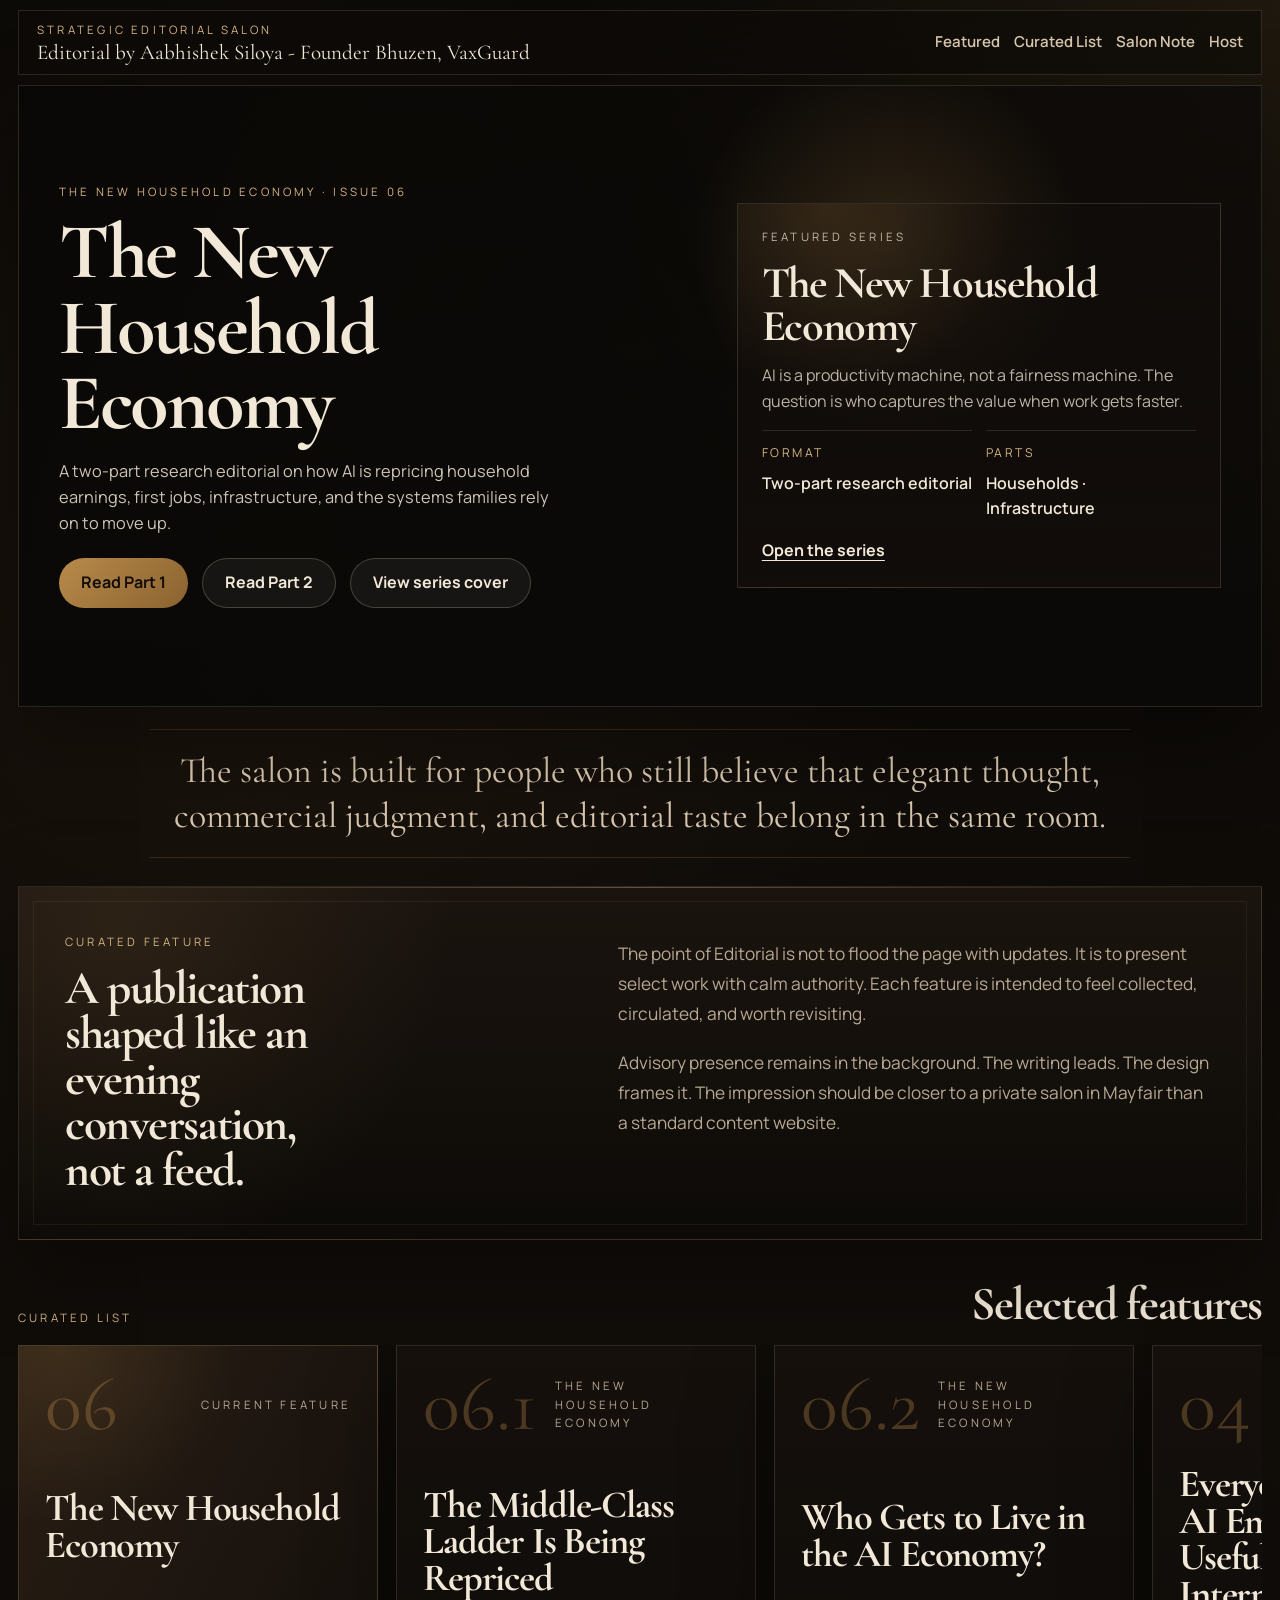
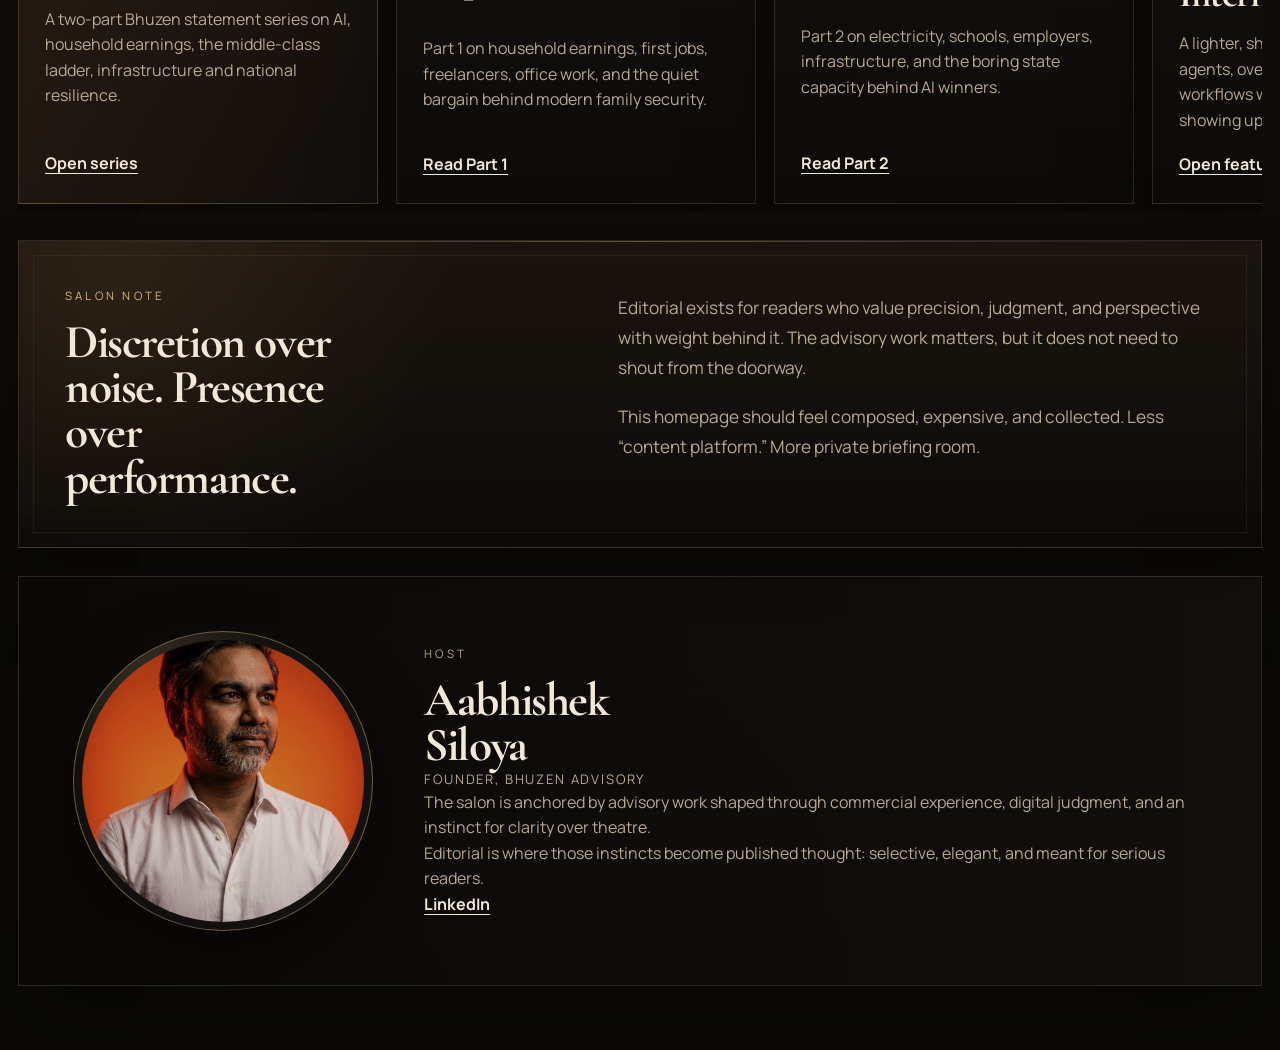
<file: index.html>
<!DOCTYPE html>
<html lang="en">
<head>
  <meta charset="UTF-8">
  <meta name="viewport" content="width=device-width, initial-scale=1.0">
  <title>Editorial</title>
  <link rel="canonical" href="https://aabhisheksiloya.com/editorial/">
  <meta
    name="description"
    content="Editorial by Aabhishek Siloya is a strategic editorial salon for sharp features, curated thinking, and discreet advisory perspective."
  >
  <link rel="preconnect" href="https://fonts.googleapis.com">
  <link rel="preconnect" href="https://fonts.gstatic.com" crossorigin>
  <link
    href="https://fonts.googleapis.com/css2?family=Manrope:wght@400;500;600;700&family=Cormorant+Garamond:wght@300;400;500;600;700&display=swap"
    rel="stylesheet"
  >
  <link rel="stylesheet" href="./assets/site.css">
</head>
<body>
  <div class="site-frame">
    <header class="topbar">
      <div class="topbar-mark">
        <span class="topbar-kicker">Strategic Editorial Salon</span>
        <a class="topbar-brand" href="./">Editorial by Aabhishek Siloya - Founder Bhuzen, VaxGuard</a>
      </div>
      <nav class="topbar-nav" aria-label="Primary">
        <a href="#featured">Featured</a>
        <a href="#archive">Curated List</a>
        <a href="#salon-note">Salon Note</a>
        <a href="#host">Host</a>
      </nav>
    </header>

    <main>
      <section class="cover" id="featured">
        <div class="cover-backdrop"></div>
        <div class="cover-grid">
          <div class="cover-copy">
            <p class="section-label">The New Household Economy · Issue 06</p>
            <h1>The New Household Economy</h1>
            <p class="cover-lede">
              A two-part research editorial on how AI is repricing household earnings, first jobs, infrastructure, and the systems families rely on to move up.
            </p>
            <div class="cover-actions">
              <a class="button button-gold" href="./essays/the-middle-class-ladder-is-being-repriced.html">Read Part 1</a>
              <a class="button button-ghost" href="./essays/who-gets-to-live-in-the-ai-economy.html">Read Part 2</a>
              <a class="button button-ghost" href="./essays/the-new-household-economy.html">View series cover</a>
            </div>
          </div>

          <a class="cover-panel" href="./essays/the-new-household-economy.html" aria-label="Open The New Household Economy series.">
            <p class="section-label">Featured Series</p>
            <h2>The New Household Economy</h2>
            <p>
              AI is a productivity machine, not a fairness machine. The question is who captures the value when work gets faster.
            </p>
            <dl class="cover-meta">
              <div>
                <dt>Format</dt>
                <dd>Two-part research editorial</dd>
              </div>
              <div>
                <dt>Parts</dt>
                <dd>Households · Infrastructure</dd>
              </div>
            </dl>
            <span class="text-link">Open the series</span>
          </a>
        </div>
      </section>

      <section class="salon-ribbon" aria-label="Salon statement">
        <p>
          The salon is built for people who still believe that elegant thought, commercial judgment, and editorial taste belong in the same room.
        </p>
      </section>

      <section class="curated-feature">
        <div class="curated-heading">
          <p class="section-label">Curated Feature</p>
          <h2>A publication shaped like an evening conversation, not a feed.</h2>
        </div>
        <div class="curated-body">
          <p>
            The point of Editorial is not to flood the page with updates. It is to present select work with calm authority. Each feature is intended to feel collected, circulated, and worth revisiting.
          </p>
          <p>
            Advisory presence remains in the background. The writing leads. The design frames it. The impression should be closer to a private salon in Mayfair than a standard content website.
          </p>
        </div>
      </section>

      <section class="archive" id="archive">
        <div class="archive-heading">
          <p class="section-label">Curated List</p>
          <h2>Selected features</h2>
        </div>
        <div class="archive-carousel" aria-label="Selected features">
          <a class="archive-card archive-card-featured" href="./essays/the-new-household-economy.html" aria-label="Open The New Household Economy series.">
            <div class="archive-card-top">
              <span class="archive-count">06</span>
              <p class="entry-label">Current feature</p>
            </div>
            <h3>The New Household Economy</h3>
            <p>
              A two-part Bhuzen statement series on AI, household earnings, the middle-class ladder, infrastructure and national resilience.
            </p>
            <span class="text-link">Open series</span>
          </a>

          <a class="archive-card" href="./essays/the-middle-class-ladder-is-being-repriced.html" aria-label="Open The Middle-Class Ladder Is Being Repriced.">
            <div class="archive-card-top">
              <span class="archive-count">06.1</span>
              <p class="entry-label">The New Household Economy</p>
            </div>
            <h3>The Middle-Class Ladder Is Being Repriced</h3>
            <p>
              Part 1 on household earnings, first jobs, freelancers, office work, and the quiet bargain behind modern family security.
            </p>
            <span class="text-link">Read Part 1</span>
          </a>

          <a class="archive-card" href="./essays/who-gets-to-live-in-the-ai-economy.html" aria-label="Open Who Gets to Live in the AI Economy?">
            <div class="archive-card-top">
              <span class="archive-count">06.2</span>
              <p class="entry-label">The New Household Economy</p>
            </div>
            <h3>Who Gets to Live in the AI Economy?</h3>
            <p>
              Part 2 on electricity, schools, employers, infrastructure, and the boring state capacity behind AI winners.
            </p>
            <span class="text-link">Read Part 2</span>
          </a>

          <a class="archive-card" href="./essays/everyone-wants-an-ai-employee.html" aria-label="Open Everyone Wants an AI Employee. The Useful Ones Are Still Interns.">
            <div class="archive-card-top">
              <span class="archive-count">04</span>
              <p class="entry-label">From the collection</p>
            </div>
            <h3>Everyone Wants an AI Employee. The Useful Ones Are Still Interns.</h3>
            <p>
              A lighter, sharper take on enterprise AI agents, overpromoted autonomy, and the workflows where the value is actually showing up.
            </p>
            <span class="text-link">Open feature</span>
          </a>

          <a class="archive-card" href="./essays/the-founder-building-a-kinder-internet-for-children.html" aria-label="Open The Founder Building a Kinder Internet for Children">
            <div class="archive-card-top">
              <span class="archive-count">03</span>
              <p class="entry-label">From the collection</p>
            </div>
            <h3>The Founder Building a Kinder Internet for Children</h3>
            <p>
              A conversation with Hugh Shepherd, founder of Liaura, on children, music, safety and the digital world they are walking into.
            </p>
            <span class="text-link">Open feature</span>
          </a>

          <a class="archive-card" href="./essays/the-future-of-travel-2026.html" aria-label="Open The Future of Travel 2026">
            <div class="archive-card-top">
              <span class="archive-count">02</span>
              <p class="entry-label">From the collection</p>
            </div>
            <h3>The Future of Travel 2026</h3>
            <p>
              A forward-looking editorial on the shifts, pressures, and opportunities shaping travel in 2026.
            </p>
            <span class="text-link">Open feature</span>
          </a>

          <a class="archive-card" href="./essays/thirty-minutes-of-truth.html" aria-label="Open Thirty Minutes of Truth">
            <div class="archive-card-top">
              <span class="archive-count">01</span>
              <p class="entry-label">From the collection</p>
            </div>
            <h3>Thirty Minutes of Truth</h3>
            <p>
              A long-form piece on conviction, conversation, and what becomes visible when you slow down long enough to hear what matters.
            </p>
            <span class="text-link">Open feature</span>
          </a>
        </div>
      </section>

      <section class="salon-note" id="salon-note">
        <div class="salon-note-heading">
          <p class="section-label">Salon Note</p>
          <h2>Discretion over noise. Presence over performance.</h2>
        </div>
        <div class="salon-note-body">
          <p>
            Editorial exists for readers who value precision, judgment, and perspective with weight behind it. The advisory work matters, but it does not need to shout from the doorway.
          </p>
          <p>
            This homepage should feel composed, expensive, and collected. Less “content platform.” More private briefing room.
          </p>
        </div>
      </section>

      <section class="host-section" id="host">
        <div class="host-portrait-frame">
          <img
            class="host-portrait"
            src="./assets/images/abhi-portrait-mayfair.png"
            alt="Portrait of Aabhishek Siloya"
          >
        </div>
        <div class="host-copy">
          <p class="section-label">Host</p>
          <h2>Aabhishek Siloya</h2>
          <p class="host-role">Founder, Bhuzen Advisory</p>
          <p>
            The salon is anchored by advisory work shaped through commercial experience, digital judgment, and an instinct for clarity over theatre.
          </p>
          <p>
            Editorial is where those instincts become published thought: selective, elegant, and meant for serious readers.
          </p>
          <a class="text-link" href="https://www.linkedin.com/in/abhisheksiloiya/">LinkedIn</a>
        </div>
      </section>
    </main>
  </div>
</body>
</html>
</file>
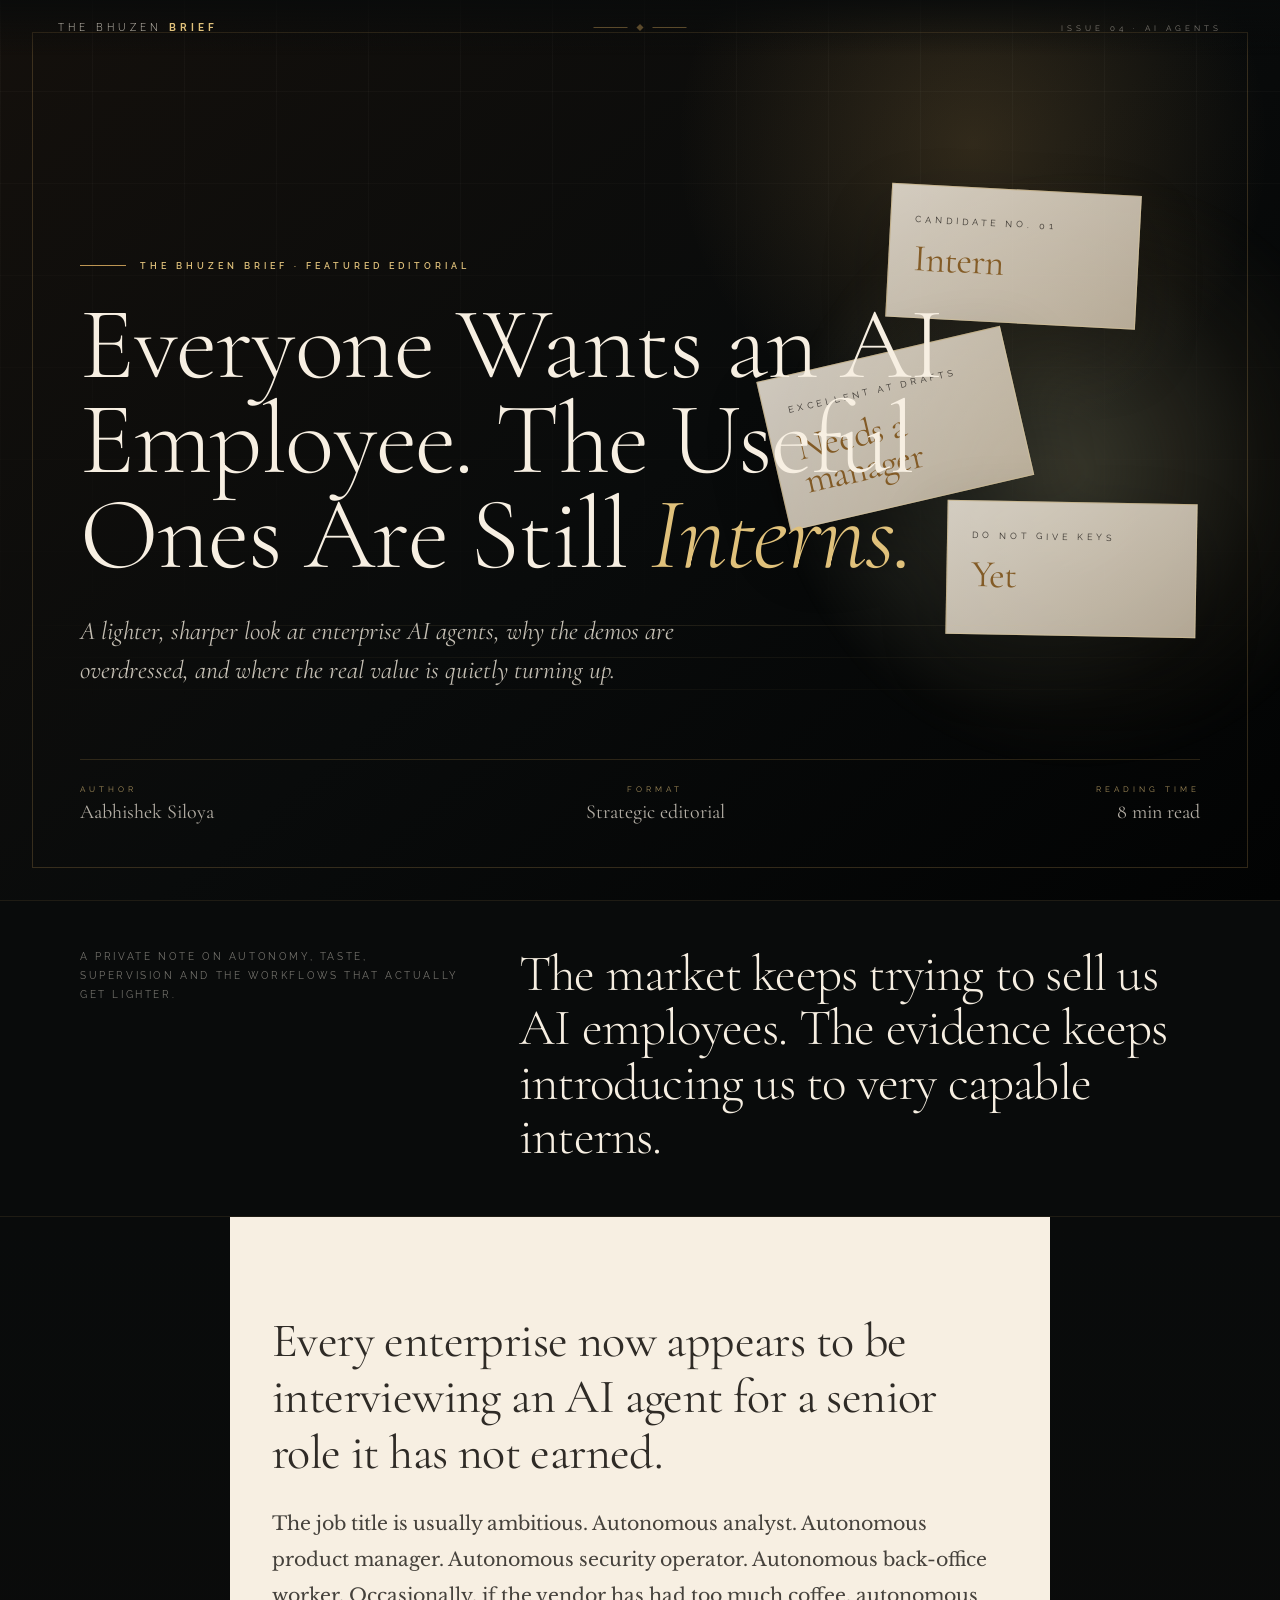
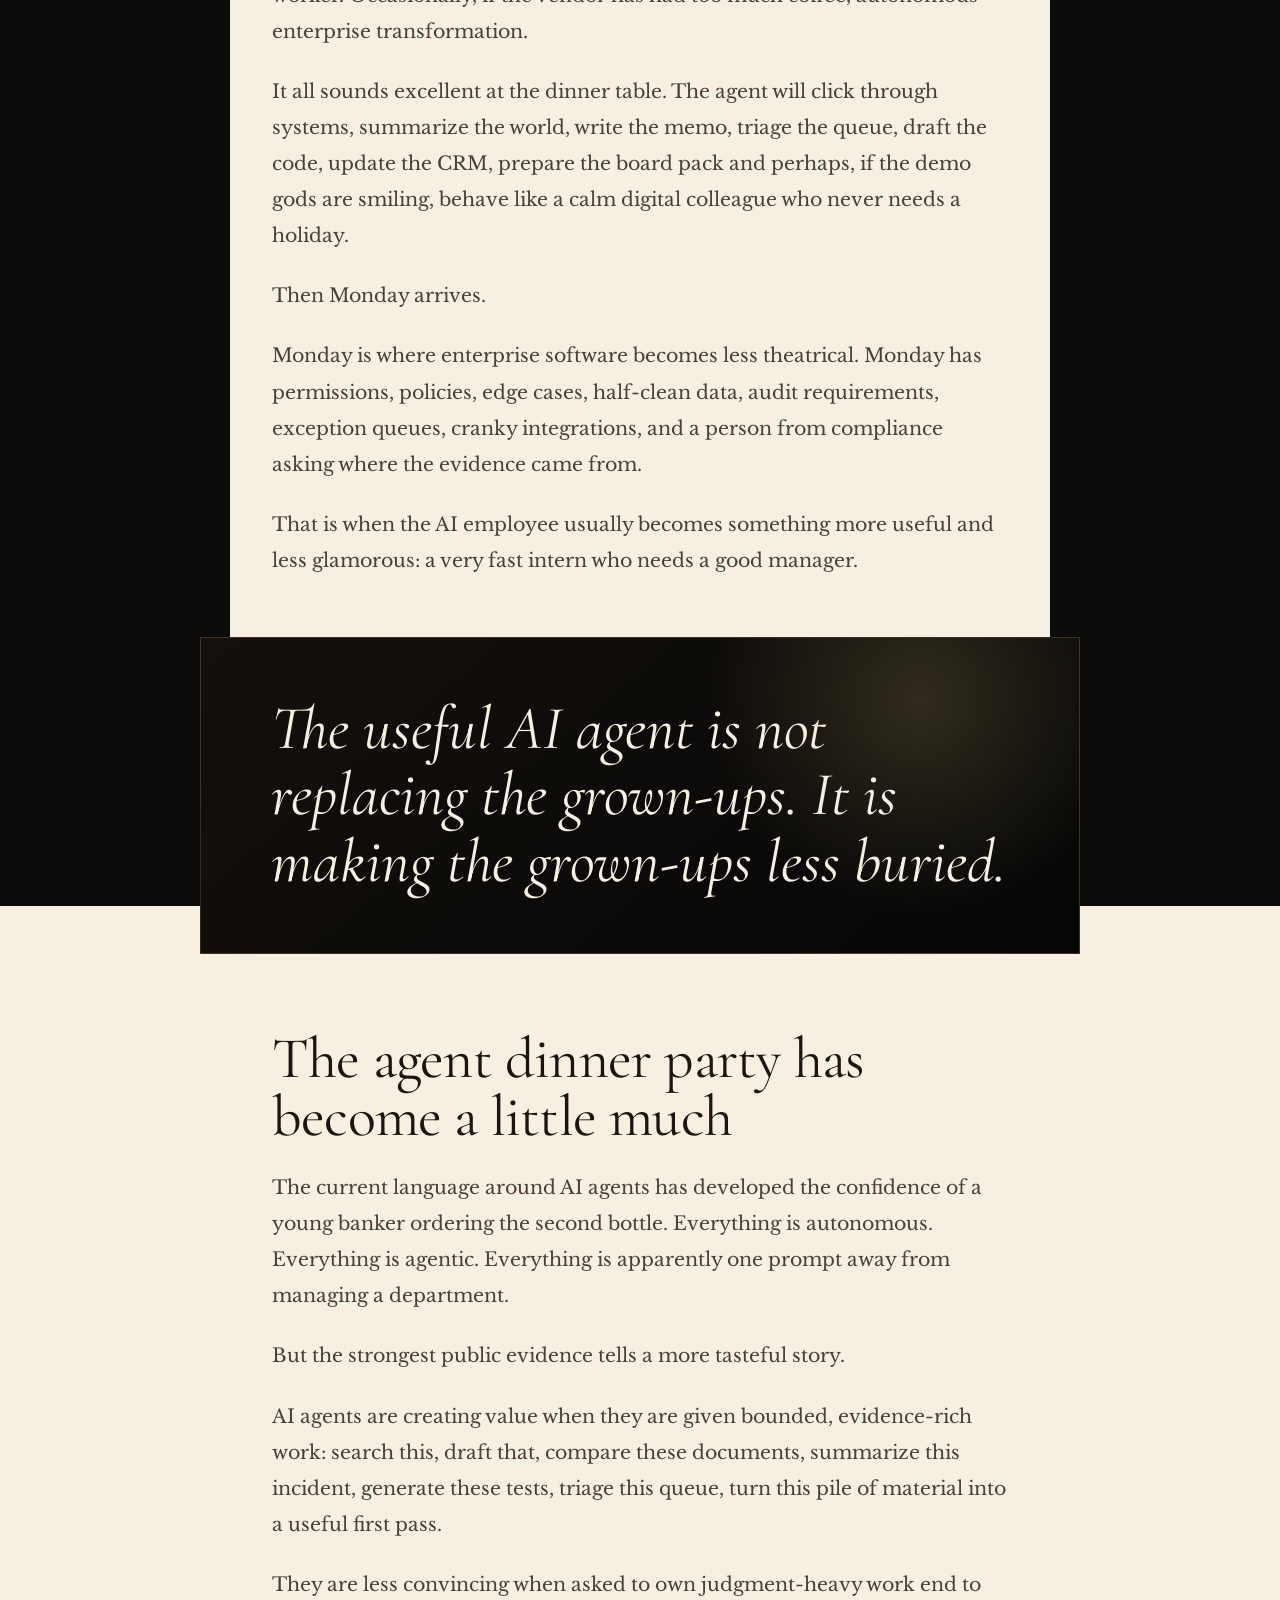
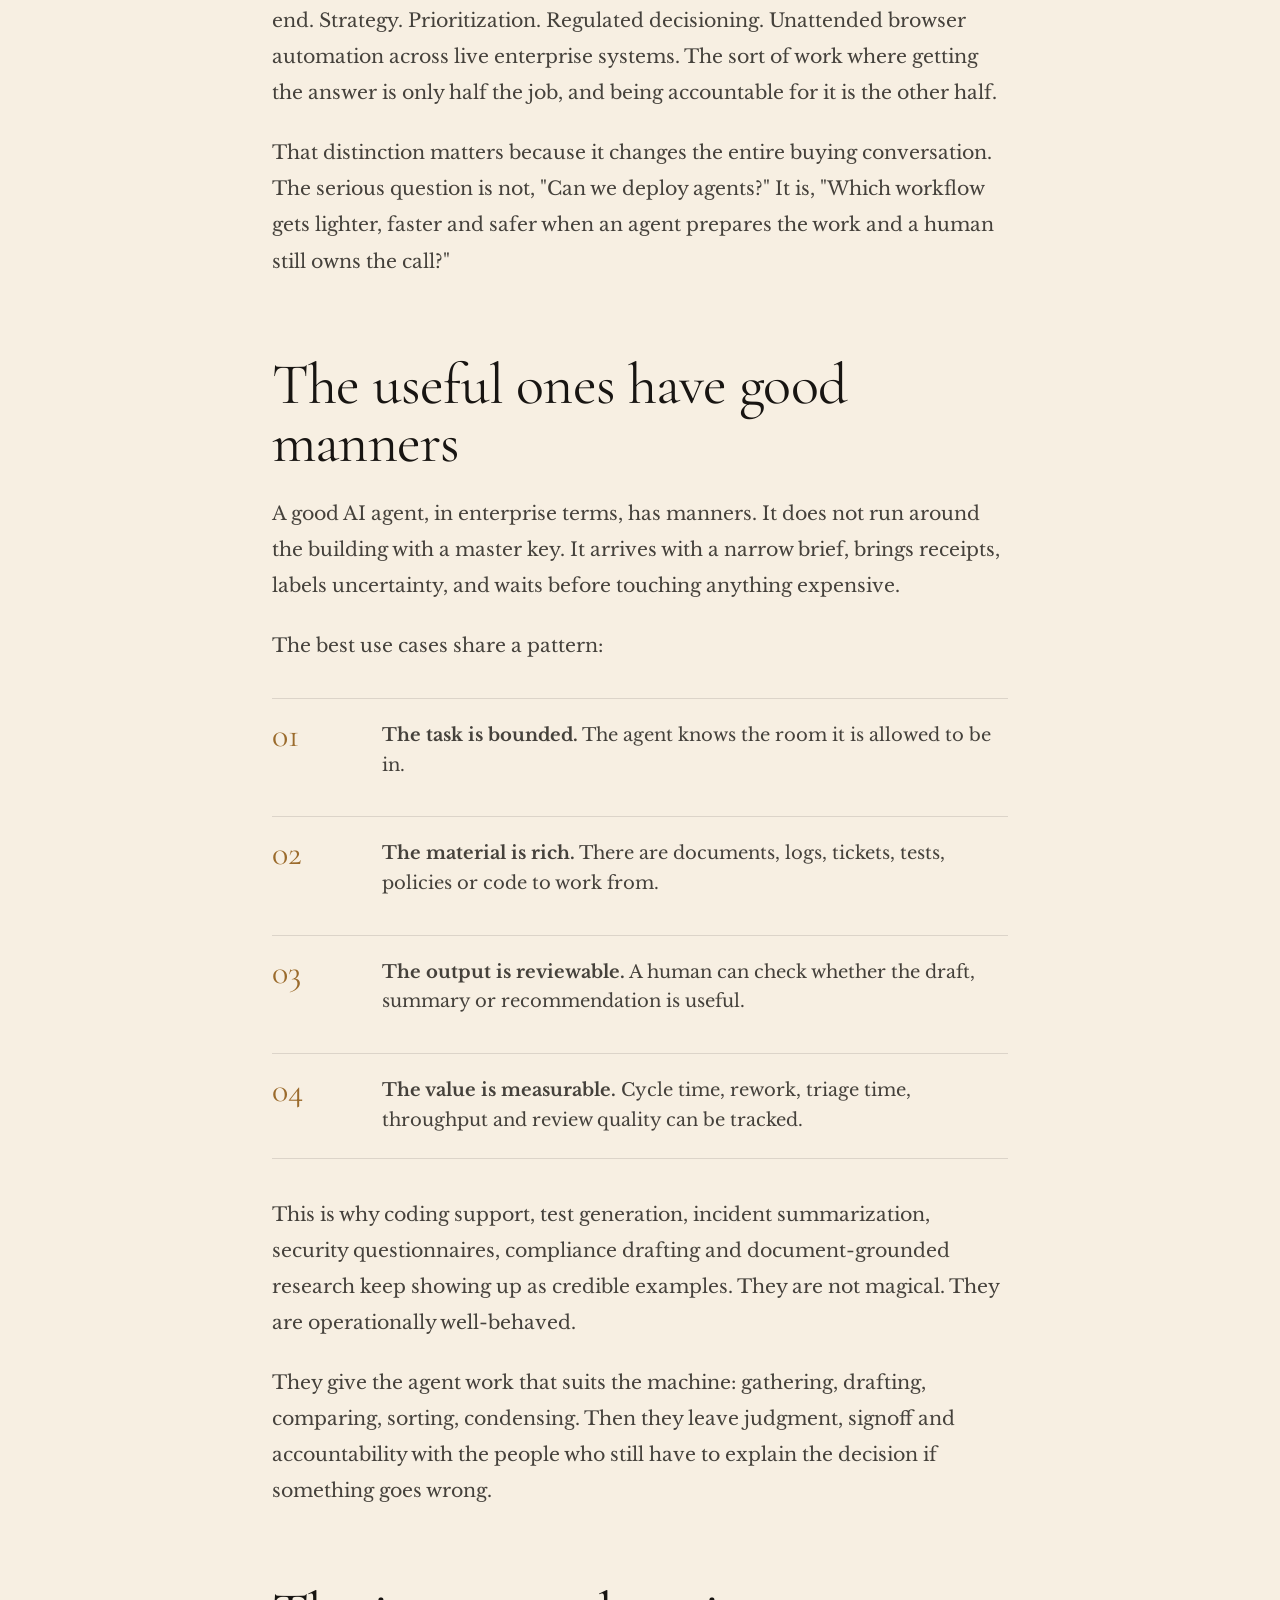
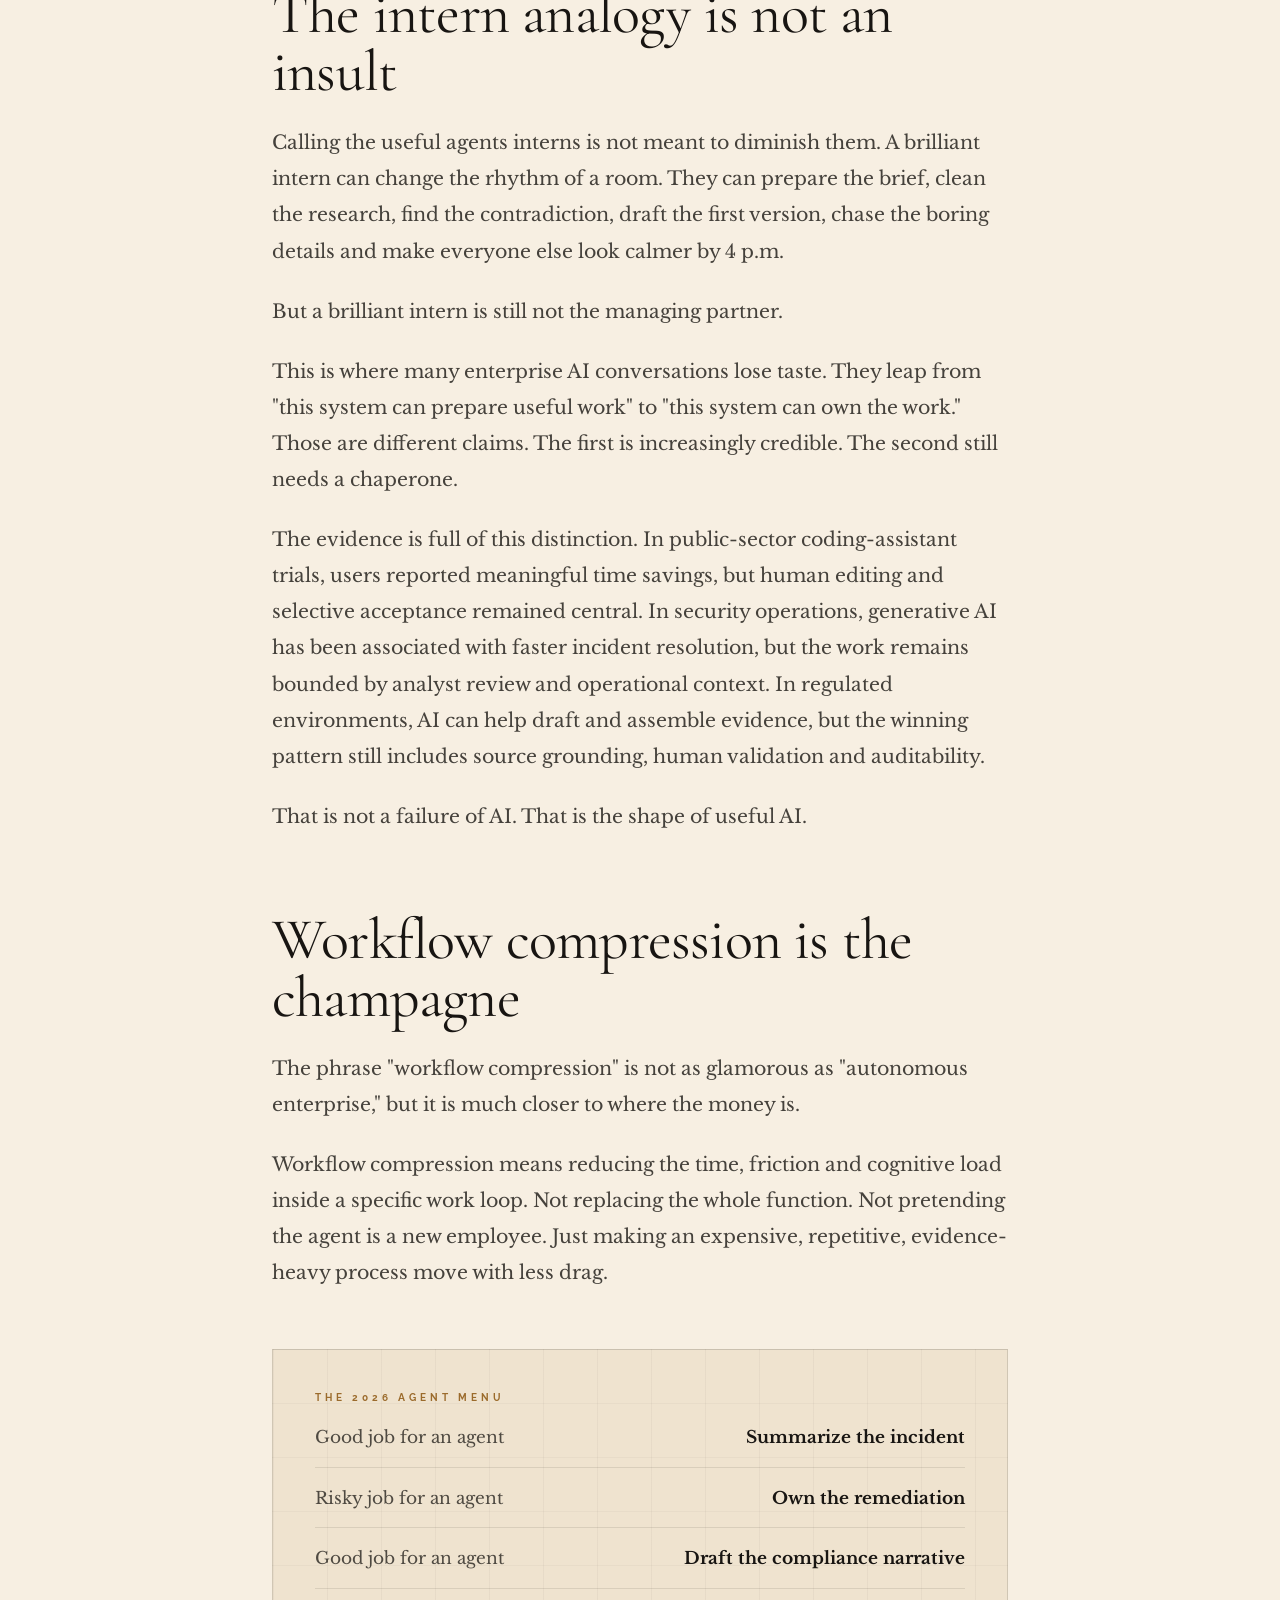
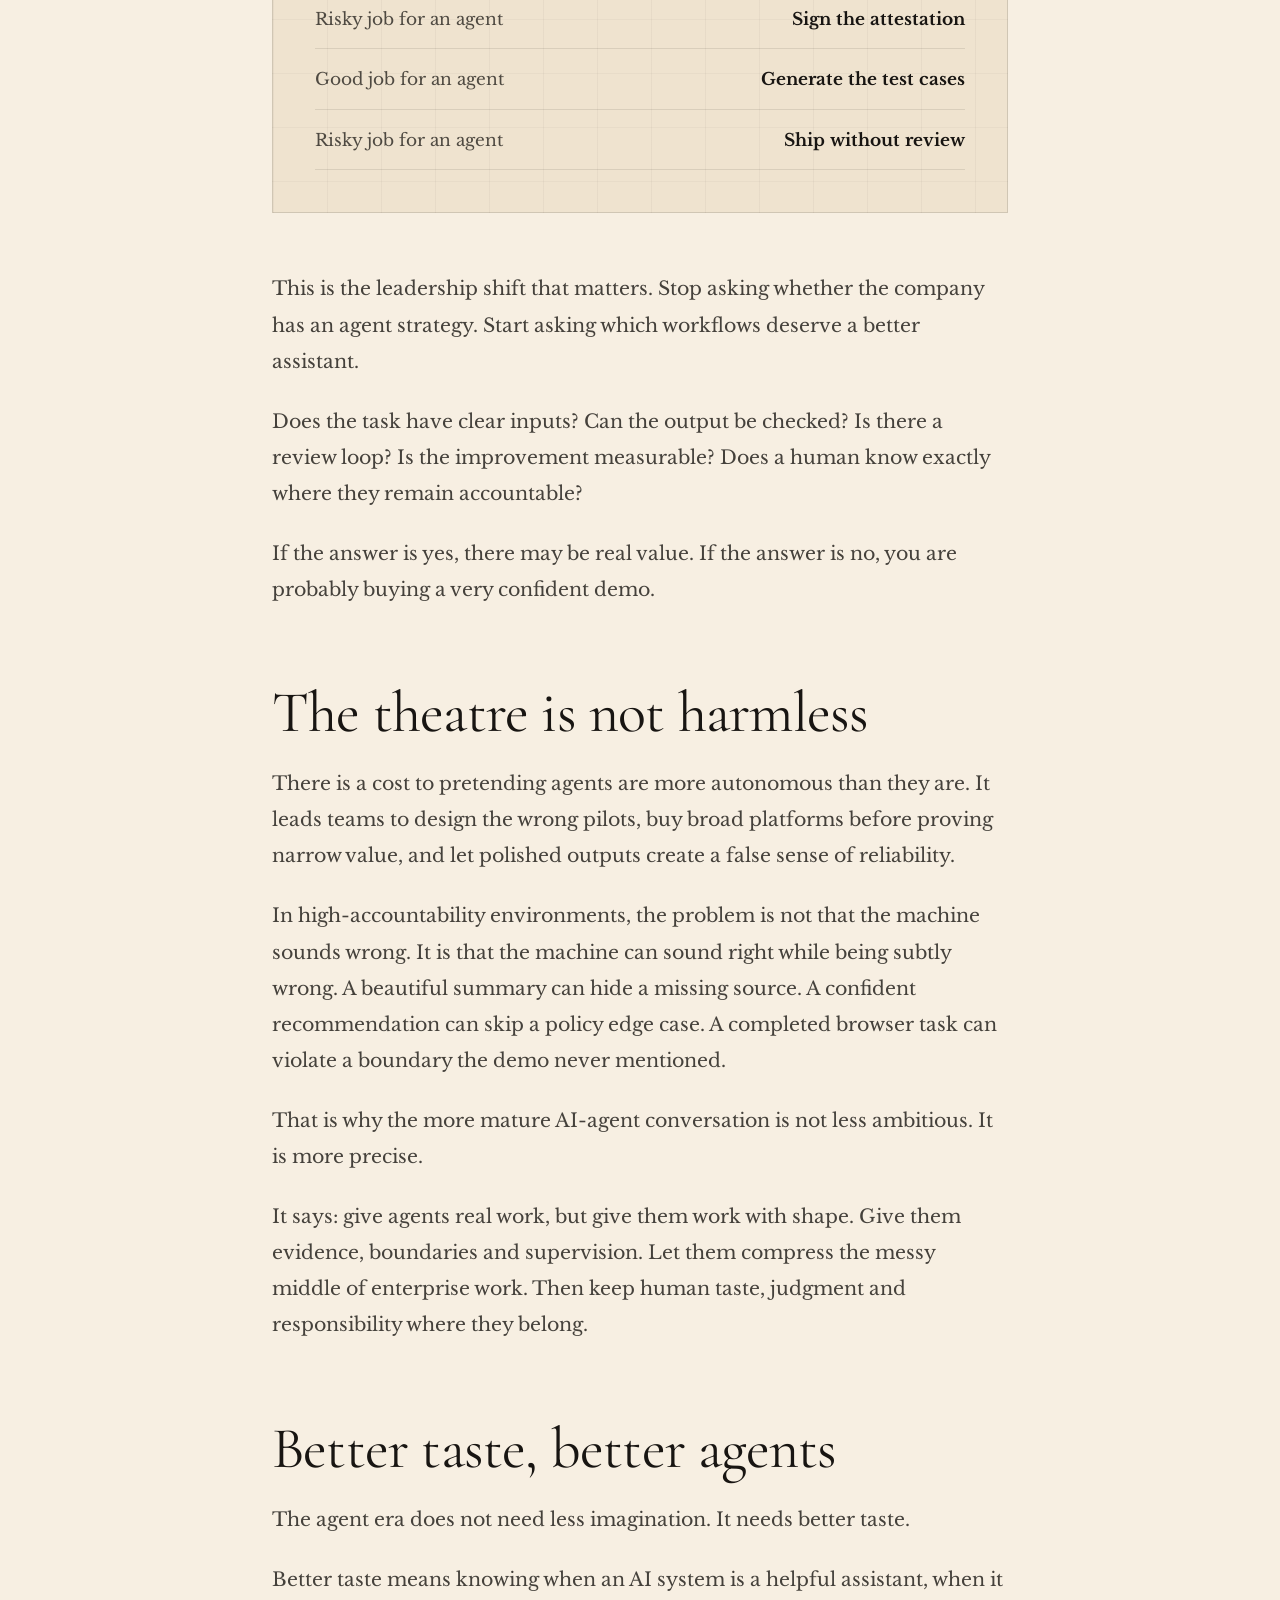
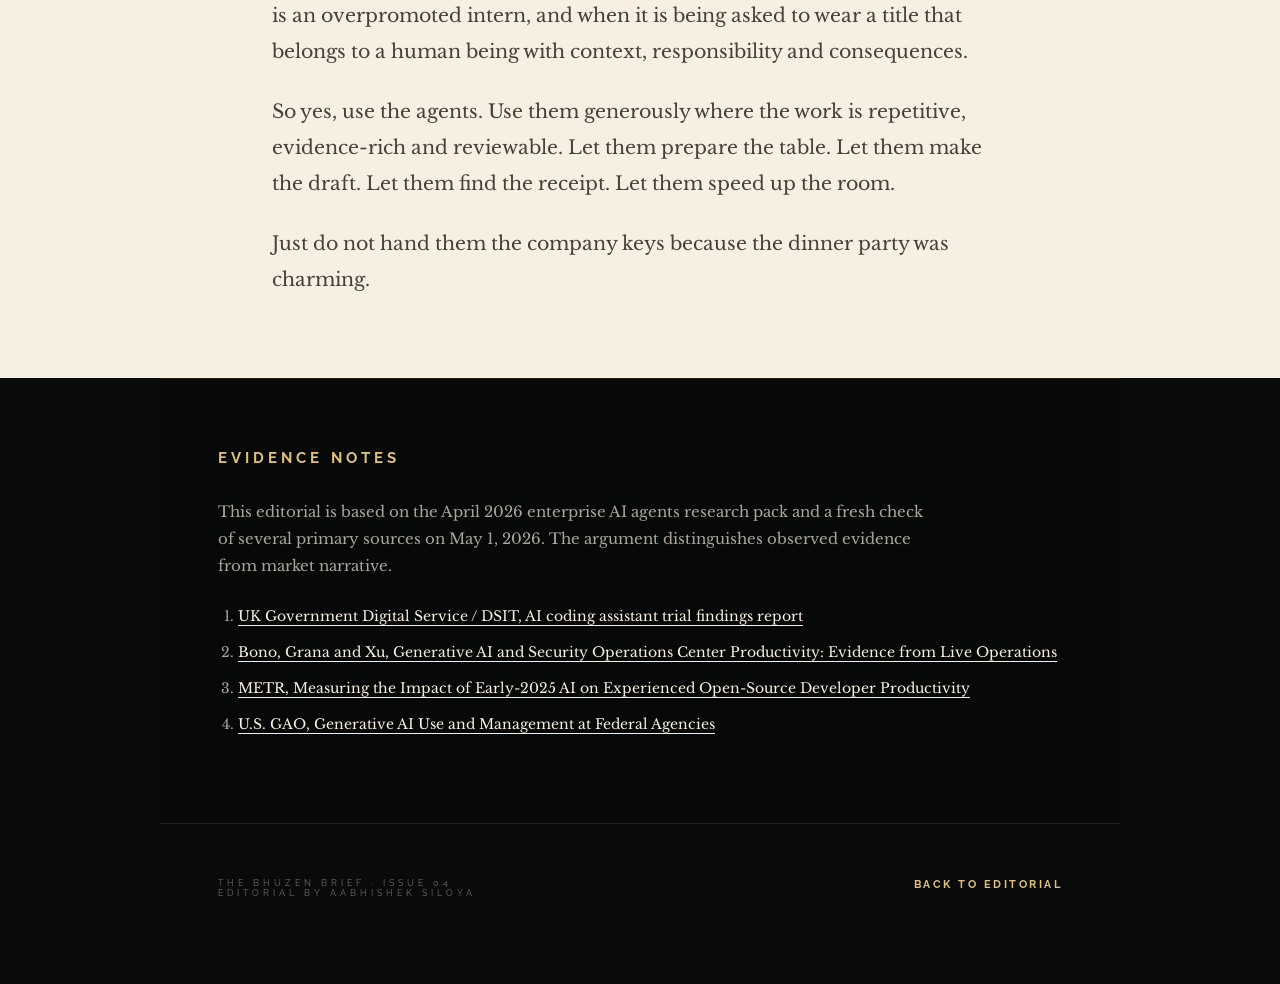
<file: essays/everyone-wants-an-ai-employee.html>
<!DOCTYPE html>
<html lang="en">
<head>
<meta charset="UTF-8">
<meta name="viewport" content="width=device-width, initial-scale=1.0">
<title>Everyone Wants an AI Employee. The Useful Ones Are Still Interns. - The Bhuzen Brief</title>
<link rel="canonical" href="https://aabhisheksiloya.com/editorial/essays/everyone-wants-an-ai-employee.html">
<meta name="description" content="A witty, evidence-led Bhuzen Brief editorial on why the real 2026 AI-agent opportunity is workflow compression, not autonomous digital employees.">
<link rel="preconnect" href="https://fonts.googleapis.com">
<link rel="preconnect" href="https://fonts.gstatic.com" crossorigin>
<link href="https://fonts.googleapis.com/css2?family=Cormorant+Garamond:ital,wght@0,300;0,400;0,500;0,600;1,300;1,400;1,500&family=Libre+Baskerville:ital,wght@0,400;0,700;1,400&family=Raleway:wght@300;400;500;600;700&display=swap" rel="stylesheet">
<style>
  *, *::before, *::after { margin: 0; padding: 0; box-sizing: border-box; }
  html { scroll-behavior: smooth; }

  :root {
    --night: #090b0b;
    --black: #030404;
    --ink: #181512;
    --paper: #f7efe2;
    --paper-2: #e7dac7;
    --muted: #a89b8a;
    --gold: #bd9553;
    --gold-soft: #e0c17b;
    --line: rgba(189,149,83,0.22);
    --green: #8fa495;
    --rose: #bb7460;
  }

  body {
    background: var(--night);
    color: var(--paper);
    font-family: 'Libre Baskerville', Georgia, serif;
    overflow-x: hidden;
    -webkit-font-smoothing: antialiased;
  }

  a { color: inherit; text-decoration-thickness: 1px; text-underline-offset: 4px; }

  .masthead {
    position: fixed;
    top: 0;
    left: 0;
    right: 0;
    z-index: 30;
    display: flex;
    align-items: center;
    justify-content: space-between;
    padding: 22px 58px;
    pointer-events: none;
    background: linear-gradient(to bottom, rgba(9,11,11,0.86), rgba(9,11,11,0));
  }

  .masthead-logo,
  .masthead-issue,
  .kicker,
  .eyebrow,
  .meta-label,
  .source-kicker,
  .caption,
  .agent-card,
  .menu-label {
    font-family: 'Raleway', sans-serif;
    text-transform: uppercase;
    letter-spacing: 4px;
  }

  .masthead-logo {
    font-size: 10px;
    font-weight: 300;
    color: rgba(247,239,226,0.84);
    text-decoration: none;
    pointer-events: auto;
  }

  .masthead-logo span { color: var(--gold-soft); font-weight: 700; }

  .masthead-center {
    position: absolute;
    left: 50%;
    transform: translateX(-50%);
    display: flex;
    align-items: center;
    gap: 10px;
    opacity: 0.45;
  }

  .masthead-rule { width: 34px; height: 1px; background: var(--gold); }
  .masthead-dot {
    width: 5px;
    height: 5px;
    background: var(--gold);
    transform: rotate(45deg);
  }

  .masthead-issue {
    font-size: 8px;
    font-weight: 400;
    color: rgba(247,239,226,0.48);
  }

  .hero {
    position: relative;
    min-height: 100svh;
    overflow: hidden;
    display: grid;
    align-items: end;
    background:
      radial-gradient(circle at 76% 16%, rgba(189,149,83,0.22), transparent 24%),
      linear-gradient(140deg, #14100c 0%, #090b0b 52%, #020303 100%);
  }

  .hero::before {
    content: "";
    position: absolute;
    inset: 0;
    background:
      linear-gradient(90deg, rgba(247,239,226,0.035) 1px, transparent 1px),
      linear-gradient(0deg, rgba(247,239,226,0.03) 1px, transparent 1px);
    background-size: 92px 92px;
    mask-image: linear-gradient(to bottom, rgba(0,0,0,0.95), transparent 82%);
  }

  .hero::after {
    content: "";
    position: absolute;
    inset: 32px;
    border: 1px solid rgba(189,149,83,0.25);
    pointer-events: none;
  }

  .table-glow {
    position: absolute;
    right: -14vw;
    top: 10vh;
    width: min(760px, 72vw);
    aspect-ratio: 1;
    border-radius: 50%;
    background:
      radial-gradient(circle, rgba(224,193,123,0.14), transparent 56%),
      radial-gradient(circle at 42% 50%, rgba(143,164,149,0.18), transparent 42%);
    filter: blur(4px);
    animation: glowDrift 12s ease-in-out infinite alternate;
  }

  @keyframes glowDrift {
    from { transform: translate3d(0,0,0) scale(1); }
    to { transform: translate3d(-28px,18px,0) scale(1.04); }
  }

  .agent-table {
    position: absolute;
    right: 7vw;
    top: 18vh;
    width: min(420px, 38vw);
    height: 520px;
    opacity: 0.9;
    transform: rotate(-4deg);
  }

  .agent-card {
    position: absolute;
    width: 250px;
    min-height: 134px;
    padding: 26px 24px;
    border: 1px solid rgba(224,193,123,0.42);
    background: linear-gradient(145deg, rgba(247,239,226,0.92), rgba(226,211,188,0.86));
    color: rgba(24,21,18,0.82);
    box-shadow: 0 28px 70px rgba(0,0,0,0.3);
    font-size: 9px;
    line-height: 1.8;
  }

  .agent-card strong {
    display: block;
    margin-top: 14px;
    color: #8e6228;
    font-family: 'Cormorant Garamond', serif;
    font-size: 38px;
    font-weight: 400;
    letter-spacing: -1px;
    line-height: 0.9;
    text-transform: none;
  }

  .agent-card:nth-child(1) { top: 30px; right: 40px; transform: rotate(7deg); }
  .agent-card:nth-child(2) { top: 184px; left: 0; transform: rotate(-9deg); }
  .agent-card:nth-child(3) { bottom: 40px; right: 4px; transform: rotate(5deg); }

  .menu-line {
    position: absolute;
    left: 0;
    right: 0;
    bottom: 19vh;
    height: 120px;
    opacity: 0.18;
    background:
      linear-gradient(to right, transparent, rgba(224,193,123,0.68), transparent) 0 16px / 100% 1px no-repeat,
      linear-gradient(to right, transparent, rgba(224,193,123,0.44), transparent) 0 48px / 100% 1px no-repeat,
      linear-gradient(to right, transparent, rgba(224,193,123,0.28), transparent) 0 80px / 100% 1px no-repeat;
  }

  .hero-content {
    position: relative;
    z-index: 2;
    width: min(1120px, calc(100% - 116px));
    margin: 0 auto;
    padding: 150px 0 76px;
  }

  @keyframes revealUp {
    from { opacity: 0; transform: translateY(22px); }
    to { opacity: 1; transform: translateY(0); }
  }

  .kicker {
    display: flex;
    align-items: center;
    gap: 14px;
    margin-bottom: 26px;
    color: var(--gold-soft);
    font-size: 9px;
    font-weight: 600;
  }

  .kicker::before {
    content: "";
    width: 46px;
    height: 1px;
    background: var(--gold);
  }

  .hero h1 {
    max-width: 900px;
    color: var(--paper);
    font-family: 'Cormorant Garamond', serif;
    font-size: clamp(48px, 8vw, 108px);
    font-weight: 300;
    line-height: 0.93;
    letter-spacing: -1.5px;
    animation: revealUp 900ms ease-out both;
  }

  .hero h1 em {
    color: var(--gold-soft);
    font-style: italic;
  }

  .hero-dek {
    max-width: 660px;
    margin-top: 30px;
    color: rgba(247,239,226,0.78);
    font-family: 'Cormorant Garamond', serif;
    font-size: clamp(21px, 2vw, 29px);
    font-style: italic;
    line-height: 1.5;
    animation: revealUp 900ms 120ms ease-out both;
  }

  .hero-meta {
    display: flex;
    justify-content: space-between;
    gap: 28px;
    margin-top: 70px;
    padding-top: 24px;
    border-top: 1px solid rgba(189,149,83,0.2);
  }

  .meta-item { display: flex; flex-direction: column; gap: 6px; }
  .meta-item:nth-child(2) { text-align: center; }
  .meta-item:nth-child(3) { text-align: right; }
  .meta-label { color: rgba(224,193,123,0.72); font-size: 8px; }
  .meta-value {
    color: rgba(247,239,226,0.72);
    font-family: 'Cormorant Garamond', serif;
    font-size: 20px;
    line-height: 1.2;
  }

  .intro-band {
    background: var(--night);
    padding: 46px 58px 52px;
    border-top: 1px solid rgba(189,149,83,0.12);
    border-bottom: 1px solid rgba(189,149,83,0.12);
  }

  .intro-inner {
    max-width: 1120px;
    margin: 0 auto;
    display: grid;
    grid-template-columns: 0.72fr 1.28fr;
    gap: 56px;
    align-items: start;
  }

  .intro-small {
    color: rgba(247,239,226,0.46);
    font-family: 'Raleway', sans-serif;
    font-size: 10px;
    line-height: 1.9;
    letter-spacing: 2.6px;
    text-transform: uppercase;
  }

  .intro-statement {
    color: var(--paper);
    font-family: 'Cormorant Garamond', serif;
    font-size: clamp(30px, 4vw, 54px);
    font-weight: 300;
    line-height: 1.06;
    letter-spacing: -0.8px;
  }

  .article-shell {
    background:
      linear-gradient(to bottom, var(--night), #0d0c0a 18%, #f7efe2 18%, #f7efe2 100%);
  }

  .article {
    max-width: 820px;
    margin: 0 auto;
    padding: 96px 42px 56px;
    color: var(--ink);
    background: var(--paper);
  }

  .article p {
    margin: 0 0 24px;
    color: rgba(24,21,18,0.8);
    font-size: 19px;
    line-height: 1.9;
  }

  .article p.lead {
    color: rgba(24,21,18,0.9);
    font-family: 'Cormorant Garamond', serif;
    font-size: clamp(31px, 4vw, 48px);
    line-height: 1.17;
    letter-spacing: -0.6px;
  }

  .article h2 {
    margin: 76px 0 24px;
    color: var(--ink);
    font-family: 'Cormorant Garamond', serif;
    font-size: clamp(36px, 5vw, 58px);
    font-weight: 400;
    line-height: 1;
    letter-spacing: -0.8px;
  }

  .article h3 {
    margin: 44px 0 18px;
    color: #6d4a20;
    font-family: 'Raleway', sans-serif;
    font-size: 12px;
    font-weight: 700;
    letter-spacing: 3px;
    text-transform: uppercase;
  }

  .pullquote {
    margin: 58px -72px;
    padding: 58px 70px;
    color: var(--paper);
    background:
      radial-gradient(circle at 82% 20%, rgba(224,193,123,0.18), transparent 28%),
      linear-gradient(140deg, #14100c, #050606);
    border: 1px solid rgba(189,149,83,0.28);
  }

  .pullquote p {
    margin: 0;
    color: var(--paper);
    font-family: 'Cormorant Garamond', serif;
    font-size: clamp(34px, 4.8vw, 62px);
    font-style: italic;
    line-height: 1.08;
  }

  .taste-list {
    display: grid;
    gap: 14px;
    margin: 34px 0 38px;
  }

  .taste-item {
    display: grid;
    grid-template-columns: 84px 1fr;
    gap: 26px;
    padding: 22px 0;
    border-top: 1px solid rgba(24,21,18,0.12);
  }

  .taste-item:last-child { border-bottom: 1px solid rgba(24,21,18,0.12); }

  .taste-item span {
    color: #9b6b2c;
    font-family: 'Cormorant Garamond', serif;
    font-size: 34px;
    line-height: 0.9;
  }

  .taste-item p {
    margin: 0;
    font-size: 18px;
    line-height: 1.65;
  }

  .menu-card {
    margin: 58px 0;
    padding: 42px;
    border: 1px solid rgba(24,21,18,0.14);
    background:
      linear-gradient(90deg, rgba(24,21,18,0.04) 1px, transparent 1px),
      linear-gradient(0deg, rgba(24,21,18,0.035) 1px, transparent 1px),
      #efe3cf;
    background-size: 54px 54px;
  }

  .menu-label {
    margin-bottom: 22px;
    color: #9b6b2c;
    font-size: 10px;
    font-weight: 700;
  }

  .menu-card ul {
    list-style: none;
    display: grid;
    gap: 18px;
  }

  .menu-card li {
    display: flex;
    justify-content: space-between;
    gap: 28px;
    padding-bottom: 16px;
    border-bottom: 1px solid rgba(24,21,18,0.1);
    color: rgba(24,21,18,0.75);
    font-size: 17px;
    line-height: 1.5;
  }

  .menu-card li strong {
    color: var(--ink);
    font-weight: 700;
    white-space: nowrap;
  }

  .sources {
    max-width: 960px;
    margin: 0 auto;
    padding: 66px 58px 86px;
    color: rgba(247,239,226,0.68);
    background: #070808;
    border-top: 1px solid rgba(189,149,83,0.16);
  }

  .source-kicker {
    margin-bottom: 22px;
    color: var(--gold-soft);
    font-size: 10px;
    font-weight: 700;
  }

  .sources p {
    max-width: 720px;
    margin-bottom: 26px;
    font-size: 15px;
    line-height: 1.8;
  }

  .sources ol {
    display: grid;
    gap: 12px;
    padding-left: 20px;
    font-size: 14px;
    line-height: 1.7;
  }

  .sources a { color: var(--paper); }

  .endnote {
    max-width: 960px;
    margin: 0 auto;
    padding: 54px 58px 86px;
    display: flex;
    justify-content: space-between;
    gap: 34px;
    color: rgba(247,239,226,0.62);
    background: var(--night);
    border-top: 1px solid rgba(189,149,83,0.16);
  }

  .endnote a {
    color: var(--gold-soft);
    font-family: 'Raleway', sans-serif;
    font-size: 11px;
    font-weight: 700;
    letter-spacing: 2.5px;
    text-transform: uppercase;
    text-decoration: none;
  }

  .caption {
    color: rgba(247,239,226,0.42);
    font-size: 9px;
  }

  @media (max-width: 860px) {
    .masthead { padding: 18px 22px; }
    .masthead-center, .masthead-issue { display: none; }
    .hero { min-height: 94svh; }
    .hero::after { inset: 18px; }
    .table-glow { right: -38vw; top: 4vh; width: 90vw; opacity: 0.72; }
    .agent-table { display: none; }
    .agent-card { width: 164px; min-height: 92px; padding: 17px 15px; font-size: 7px; letter-spacing: 2px; }
    .agent-card strong { font-size: 25px; }
    .hero-content { width: calc(100% - 44px); padding: 142px 0 44px; }
    .hero-meta { display: grid; gap: 16px; margin-top: 44px; }
    .meta-item:nth-child(2), .meta-item:nth-child(3) { text-align: left; }
    .intro-band { padding: 34px 22px 38px; }
    .intro-inner { grid-template-columns: 1fr; gap: 22px; }
    .article { padding: 58px 22px 34px; }
    .article p { font-size: 17px; line-height: 1.8; }
    .pullquote { margin: 46px -22px; padding: 42px 26px; border-left: none; border-right: none; }
    .taste-item { grid-template-columns: 54px 1fr; gap: 18px; }
    .menu-card { padding: 30px 22px; }
    .menu-card li { display: grid; gap: 8px; }
    .sources, .endnote { padding: 46px 22px 62px; }
    .endnote { display: grid; }
  }
</style>
</head>
<body>
  <header class="masthead">
    <a class="masthead-logo" href="../">The Bhuzen <span>Brief</span></a>
    <div class="masthead-center" aria-hidden="true">
      <div class="masthead-rule"></div>
      <div class="masthead-dot"></div>
      <div class="masthead-rule"></div>
    </div>
    <div class="masthead-issue">Issue 04 · AI Agents</div>
  </header>

  <main>
    <section class="hero">
      <div class="table-glow" aria-hidden="true"></div>
      <div class="agent-table" aria-hidden="true">
        <div class="agent-card">Candidate No. 01<strong>Intern</strong></div>
        <div class="agent-card">Excellent at drafts<strong>Needs a manager</strong></div>
        <div class="agent-card">Do not give keys<strong>Yet</strong></div>
      </div>
      <div class="menu-line" aria-hidden="true"></div>
      <div class="hero-content">
        <p class="kicker">The Bhuzen Brief · Featured Editorial</p>
        <h1>Everyone Wants an AI Employee. The Useful Ones Are Still <em>Interns.</em></h1>
        <p class="hero-dek">A lighter, sharper look at enterprise AI agents, why the demos are overdressed, and where the real value is quietly turning up.</p>
        <div class="hero-meta">
          <div class="meta-item">
            <span class="meta-label">Author</span>
            <span class="meta-value">Aabhishek Siloya</span>
          </div>
          <div class="meta-item">
            <span class="meta-label">Format</span>
            <span class="meta-value">Strategic editorial</span>
          </div>
          <div class="meta-item">
            <span class="meta-label">Reading time</span>
            <span class="meta-value">8 min read</span>
          </div>
        </div>
      </div>
    </section>

    <section class="intro-band">
      <div class="intro-inner">
        <p class="intro-small">A private note on autonomy, taste, supervision and the workflows that actually get lighter.</p>
        <p class="intro-statement">The market keeps trying to sell us AI employees. The evidence keeps introducing us to very capable interns.</p>
      </div>
    </section>

    <div class="article-shell">
      <article class="article">
        <p class="lead">Every enterprise now appears to be interviewing an AI agent for a senior role it has not earned.</p>

        <p>The job title is usually ambitious. Autonomous analyst. Autonomous product manager. Autonomous security operator. Autonomous back-office worker. Occasionally, if the vendor has had too much coffee, autonomous enterprise transformation.</p>

        <p>It all sounds excellent at the dinner table. The agent will click through systems, summarize the world, write the memo, triage the queue, draft the code, update the CRM, prepare the board pack and perhaps, if the demo gods are smiling, behave like a calm digital colleague who never needs a holiday.</p>

        <p>Then Monday arrives.</p>

        <p>Monday is where enterprise software becomes less theatrical. Monday has permissions, policies, edge cases, half-clean data, audit requirements, exception queues, cranky integrations, and a person from compliance asking where the evidence came from.</p>

        <p>That is when the AI employee usually becomes something more useful and less glamorous: a very fast intern who needs a good manager.</p>

        <div class="pullquote">
          <p>The useful AI agent is not replacing the grown-ups. It is making the grown-ups less buried.</p>
        </div>

        <h2>The agent dinner party has become a little much</h2>

        <p>The current language around AI agents has developed the confidence of a young banker ordering the second bottle. Everything is autonomous. Everything is agentic. Everything is apparently one prompt away from managing a department.</p>

        <p>But the strongest public evidence tells a more tasteful story.</p>

        <p>AI agents are creating value when they are given bounded, evidence-rich work: search this, draft that, compare these documents, summarize this incident, generate these tests, triage this queue, turn this pile of material into a useful first pass.</p>

        <p>They are less convincing when asked to own judgment-heavy work end to end. Strategy. Prioritization. Regulated decisioning. Unattended browser automation across live enterprise systems. The sort of work where getting the answer is only half the job, and being accountable for it is the other half.</p>

        <p>That distinction matters because it changes the entire buying conversation. The serious question is not, "Can we deploy agents?" It is, "Which workflow gets lighter, faster and safer when an agent prepares the work and a human still owns the call?"</p>

        <h2>The useful ones have good manners</h2>

        <p>A good AI agent, in enterprise terms, has manners. It does not run around the building with a master key. It arrives with a narrow brief, brings receipts, labels uncertainty, and waits before touching anything expensive.</p>

        <p>The best use cases share a pattern:</p>

        <div class="taste-list">
          <div class="taste-item">
            <span>01</span>
            <p><strong>The task is bounded.</strong> The agent knows the room it is allowed to be in.</p>
          </div>
          <div class="taste-item">
            <span>02</span>
            <p><strong>The material is rich.</strong> There are documents, logs, tickets, tests, policies or code to work from.</p>
          </div>
          <div class="taste-item">
            <span>03</span>
            <p><strong>The output is reviewable.</strong> A human can check whether the draft, summary or recommendation is useful.</p>
          </div>
          <div class="taste-item">
            <span>04</span>
            <p><strong>The value is measurable.</strong> Cycle time, rework, triage time, throughput and review quality can be tracked.</p>
          </div>
        </div>

        <p>This is why coding support, test generation, incident summarization, security questionnaires, compliance drafting and document-grounded research keep showing up as credible examples. They are not magical. They are operationally well-behaved.</p>

        <p>They give the agent work that suits the machine: gathering, drafting, comparing, sorting, condensing. Then they leave judgment, signoff and accountability with the people who still have to explain the decision if something goes wrong.</p>

        <h2>The intern analogy is not an insult</h2>

        <p>Calling the useful agents interns is not meant to diminish them. A brilliant intern can change the rhythm of a room. They can prepare the brief, clean the research, find the contradiction, draft the first version, chase the boring details and make everyone else look calmer by 4 p.m.</p>

        <p>But a brilliant intern is still not the managing partner.</p>

        <p>This is where many enterprise AI conversations lose taste. They leap from "this system can prepare useful work" to "this system can own the work." Those are different claims. The first is increasingly credible. The second still needs a chaperone.</p>

        <p>The evidence is full of this distinction. In public-sector coding-assistant trials, users reported meaningful time savings, but human editing and selective acceptance remained central. In security operations, generative AI has been associated with faster incident resolution, but the work remains bounded by analyst review and operational context. In regulated environments, AI can help draft and assemble evidence, but the winning pattern still includes source grounding, human validation and auditability.</p>

        <p>That is not a failure of AI. That is the shape of useful AI.</p>

        <h2>Workflow compression is the champagne</h2>

        <p>The phrase "workflow compression" is not as glamorous as "autonomous enterprise," but it is much closer to where the money is.</p>

        <p>Workflow compression means reducing the time, friction and cognitive load inside a specific work loop. Not replacing the whole function. Not pretending the agent is a new employee. Just making an expensive, repetitive, evidence-heavy process move with less drag.</p>

        <div class="menu-card">
          <div class="menu-label">The 2026 Agent Menu</div>
          <ul>
            <li><span>Good job for an agent</span><strong>Summarize the incident</strong></li>
            <li><span>Risky job for an agent</span><strong>Own the remediation</strong></li>
            <li><span>Good job for an agent</span><strong>Draft the compliance narrative</strong></li>
            <li><span>Risky job for an agent</span><strong>Sign the attestation</strong></li>
            <li><span>Good job for an agent</span><strong>Generate the test cases</strong></li>
            <li><span>Risky job for an agent</span><strong>Ship without review</strong></li>
          </ul>
        </div>

        <p>This is the leadership shift that matters. Stop asking whether the company has an agent strategy. Start asking which workflows deserve a better assistant.</p>

        <p>Does the task have clear inputs? Can the output be checked? Is there a review loop? Is the improvement measurable? Does a human know exactly where they remain accountable?</p>

        <p>If the answer is yes, there may be real value. If the answer is no, you are probably buying a very confident demo.</p>

        <h2>The theatre is not harmless</h2>

        <p>There is a cost to pretending agents are more autonomous than they are. It leads teams to design the wrong pilots, buy broad platforms before proving narrow value, and let polished outputs create a false sense of reliability.</p>

        <p>In high-accountability environments, the problem is not that the machine sounds wrong. It is that the machine can sound right while being subtly wrong. A beautiful summary can hide a missing source. A confident recommendation can skip a policy edge case. A completed browser task can violate a boundary the demo never mentioned.</p>

        <p>That is why the more mature AI-agent conversation is not less ambitious. It is more precise.</p>

        <p>It says: give agents real work, but give them work with shape. Give them evidence, boundaries and supervision. Let them compress the messy middle of enterprise work. Then keep human taste, judgment and responsibility where they belong.</p>

        <h2>Better taste, better agents</h2>

        <p>The agent era does not need less imagination. It needs better taste.</p>

        <p>Better taste means knowing when an AI system is a helpful assistant, when it is an overpromoted intern, and when it is being asked to wear a title that belongs to a human being with context, responsibility and consequences.</p>

        <p>So yes, use the agents. Use them generously where the work is repetitive, evidence-rich and reviewable. Let them prepare the table. Let them make the draft. Let them find the receipt. Let them speed up the room.</p>

        <p>Just do not hand them the company keys because the dinner party was charming.</p>
      </article>
    </div>

    <section class="sources">
      <p class="source-kicker">Evidence Notes</p>
      <p>This editorial is based on the April 2026 enterprise AI agents research pack and a fresh check of several primary sources on May 1, 2026. The argument distinguishes observed evidence from market narrative.</p>
      <ol>
        <li><a href="https://www.gov.uk/government/publications/ai-coding-assistant-trial/ai-coding-assistant-trial-uk-public-sector-findings-report">UK Government Digital Service / DSIT, AI coding assistant trial findings report</a></li>
        <li><a href="https://arxiv.org/abs/2411.03116">Bono, Grana and Xu, Generative AI and Security Operations Center Productivity: Evidence from Live Operations</a></li>
        <li><a href="https://metr.org/blog/2025-07-10-early-2025-ai-experienced-os-dev-study/">METR, Measuring the Impact of Early-2025 AI on Experienced Open-Source Developer Productivity</a></li>
        <li><a href="https://files.gao.gov/reports/GAO-25-107653/index.html">U.S. GAO, Generative AI Use and Management at Federal Agencies</a></li>
      </ol>
    </section>

    <footer class="endnote">
      <div>
        <p class="caption">The Bhuzen Brief · Issue 04</p>
        <p class="caption">Editorial by Aabhishek Siloya</p>
      </div>
      <a href="../">Back to Editorial</a>
    </footer>
  </main>
</body>
</html>
</file>
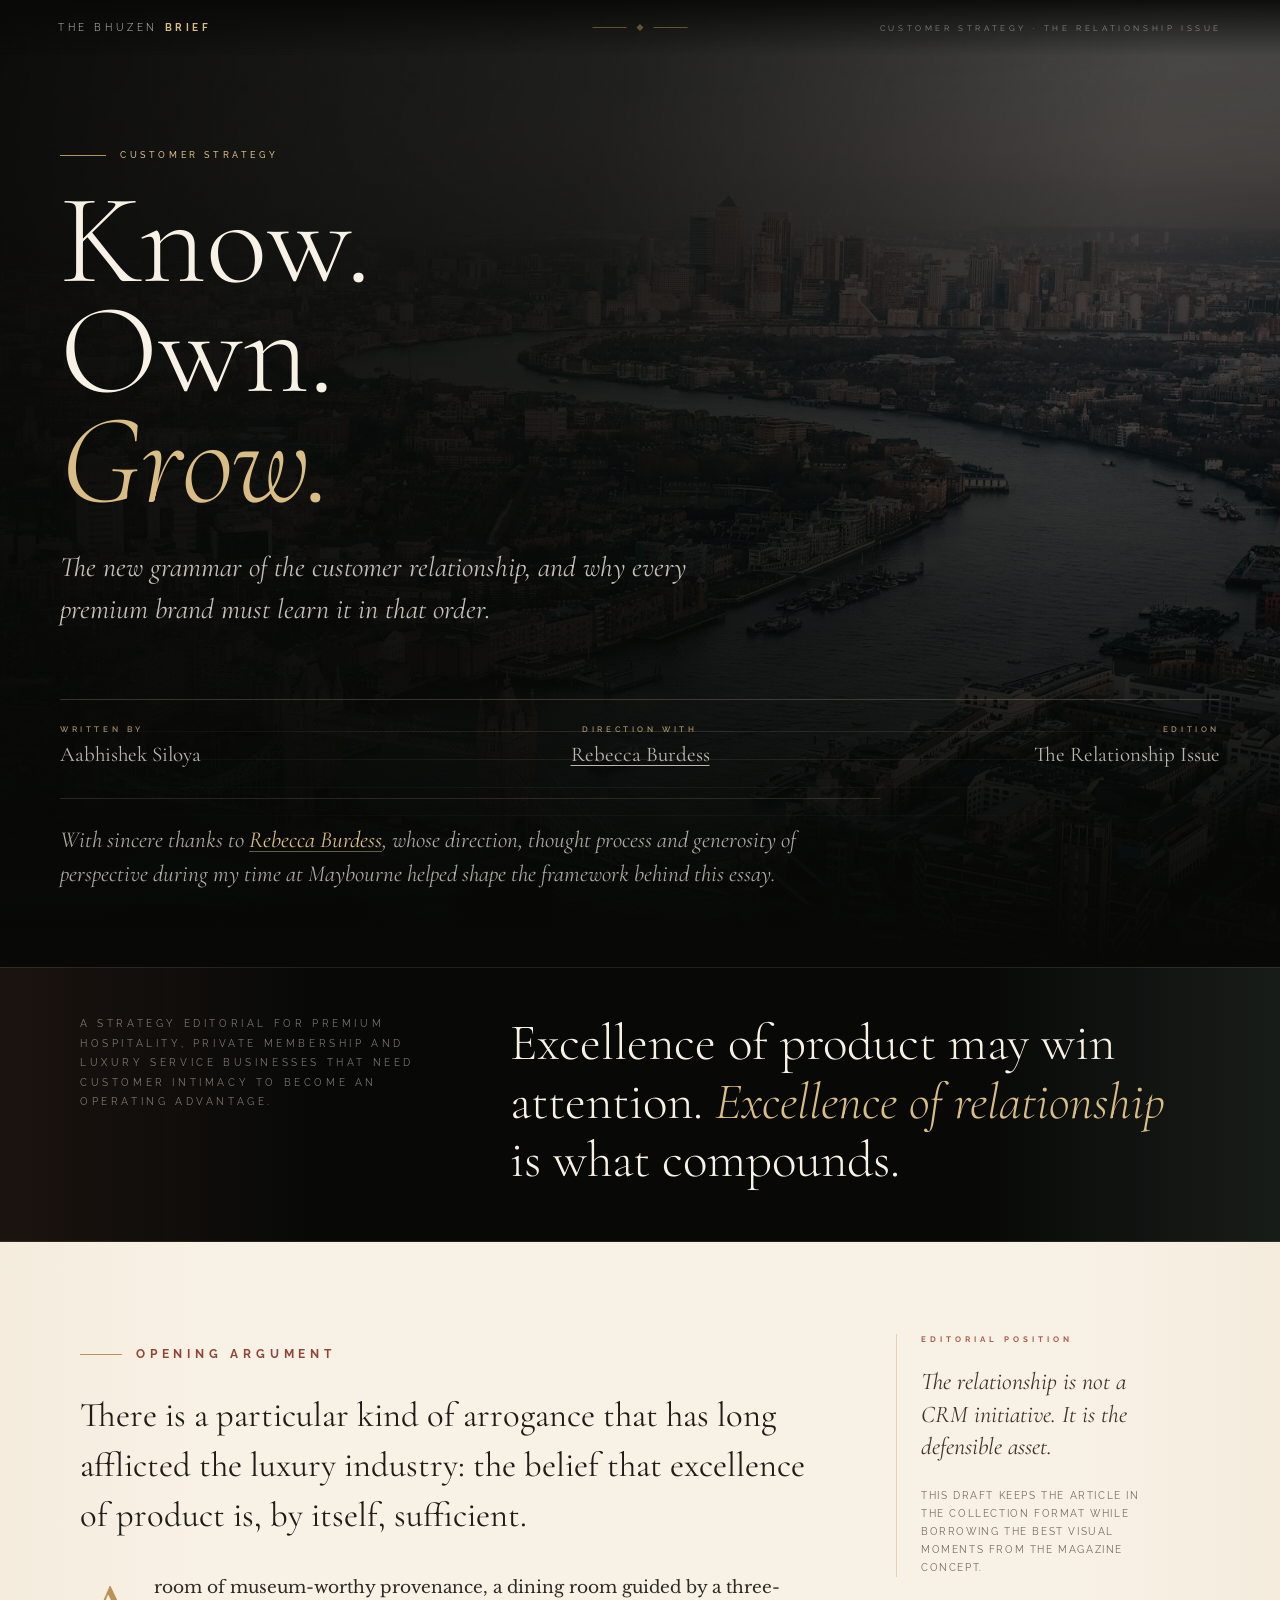
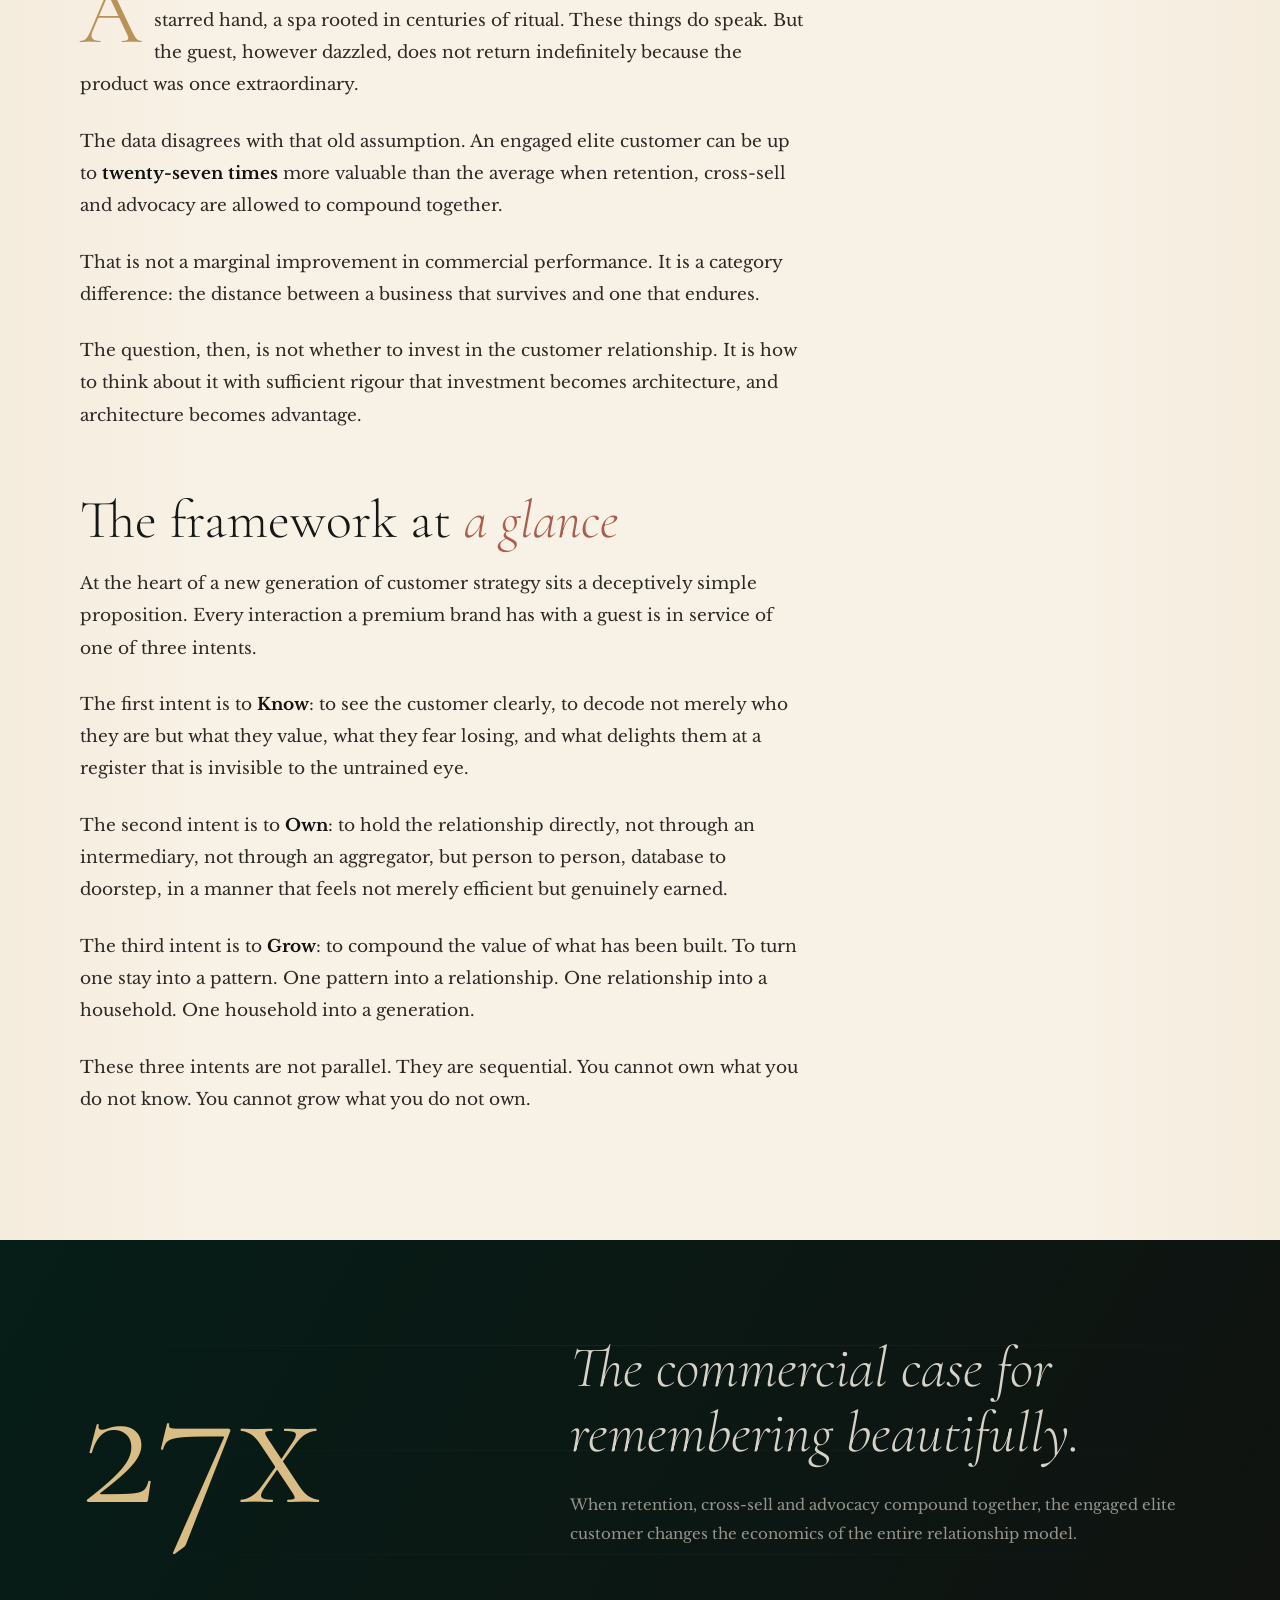
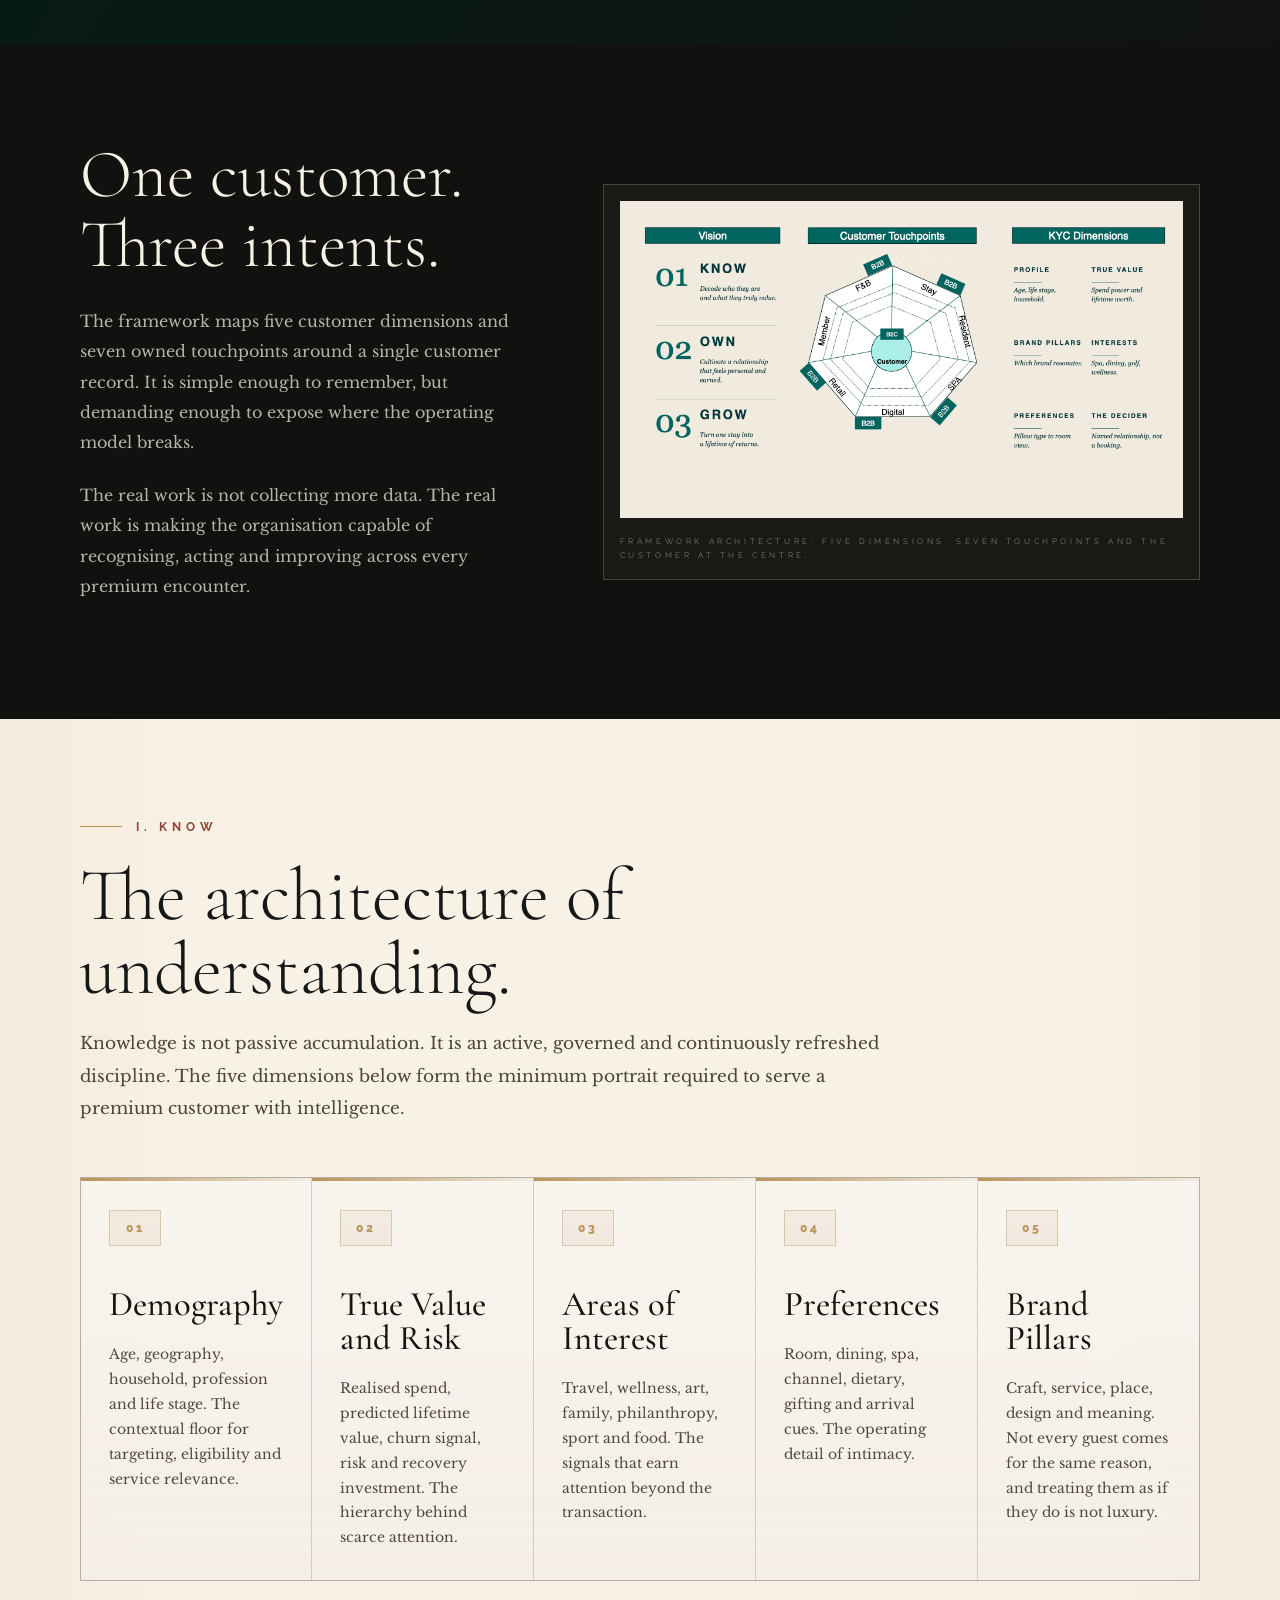
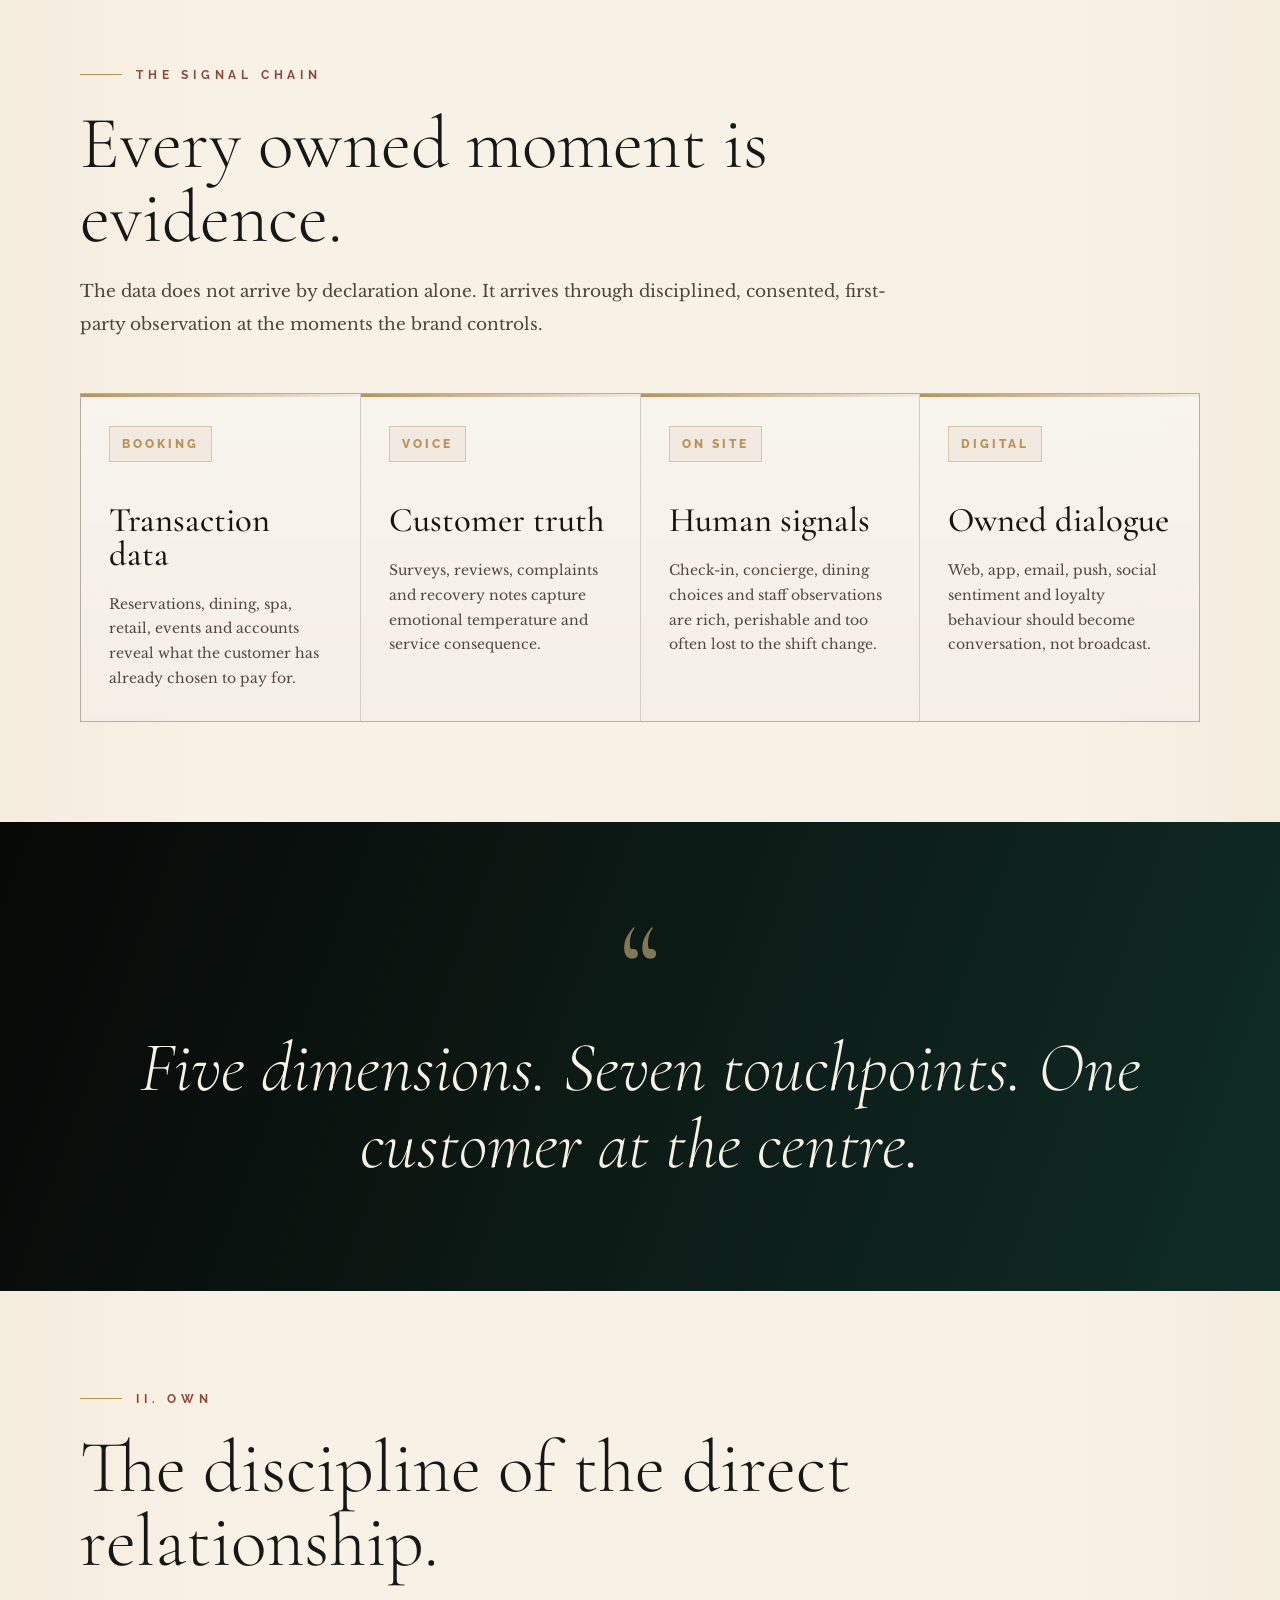
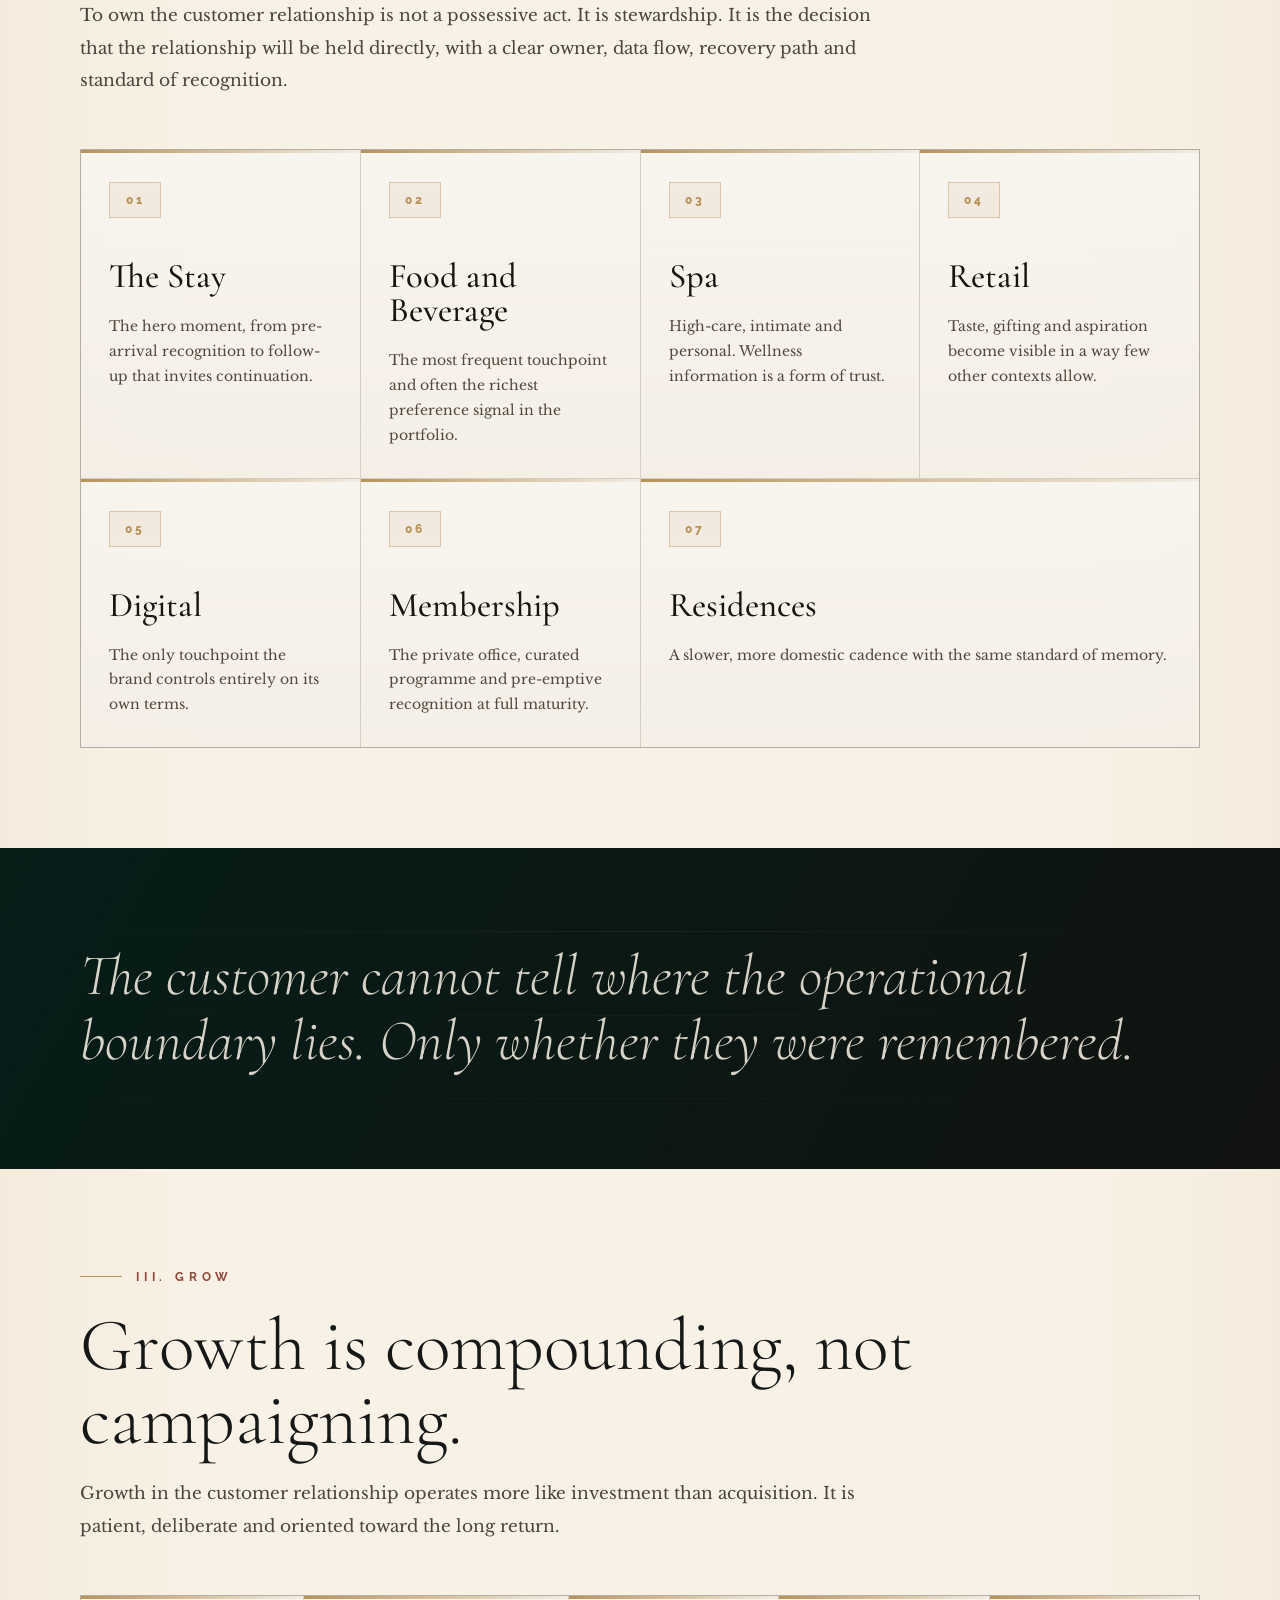
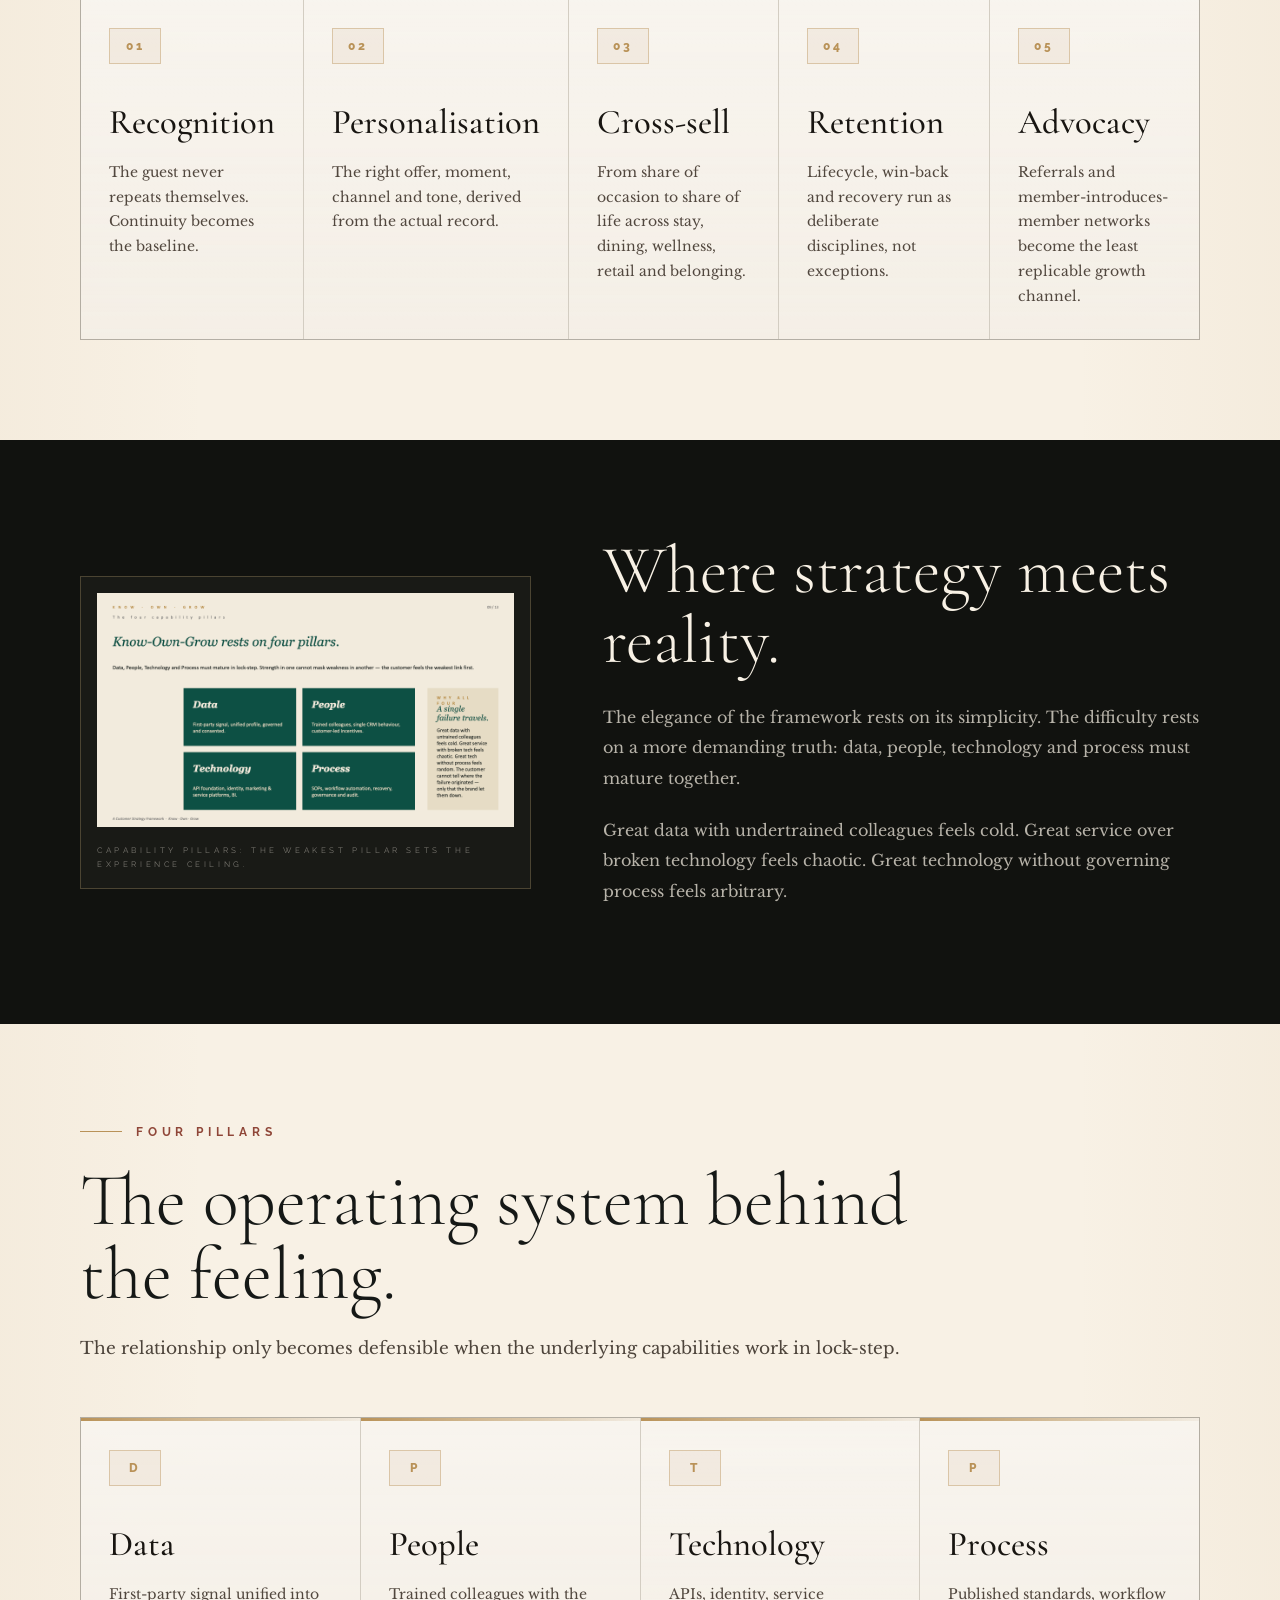
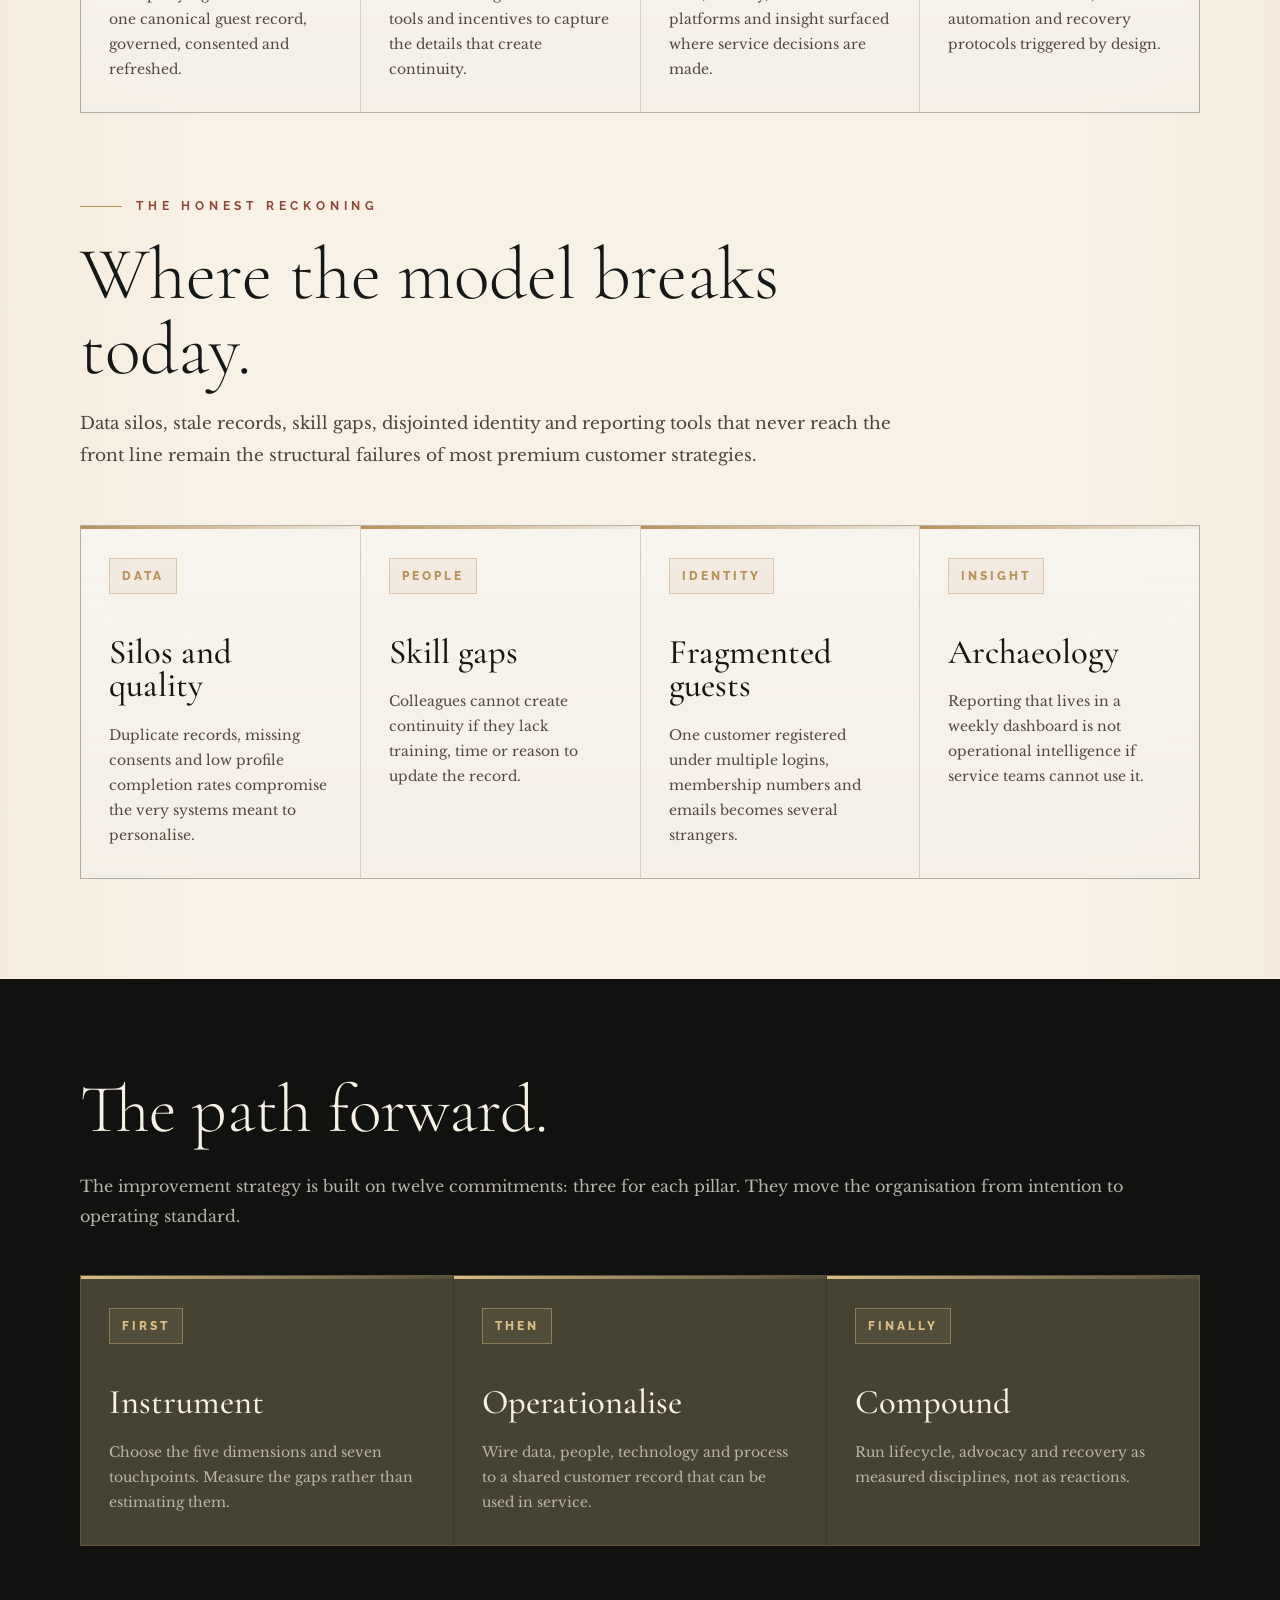
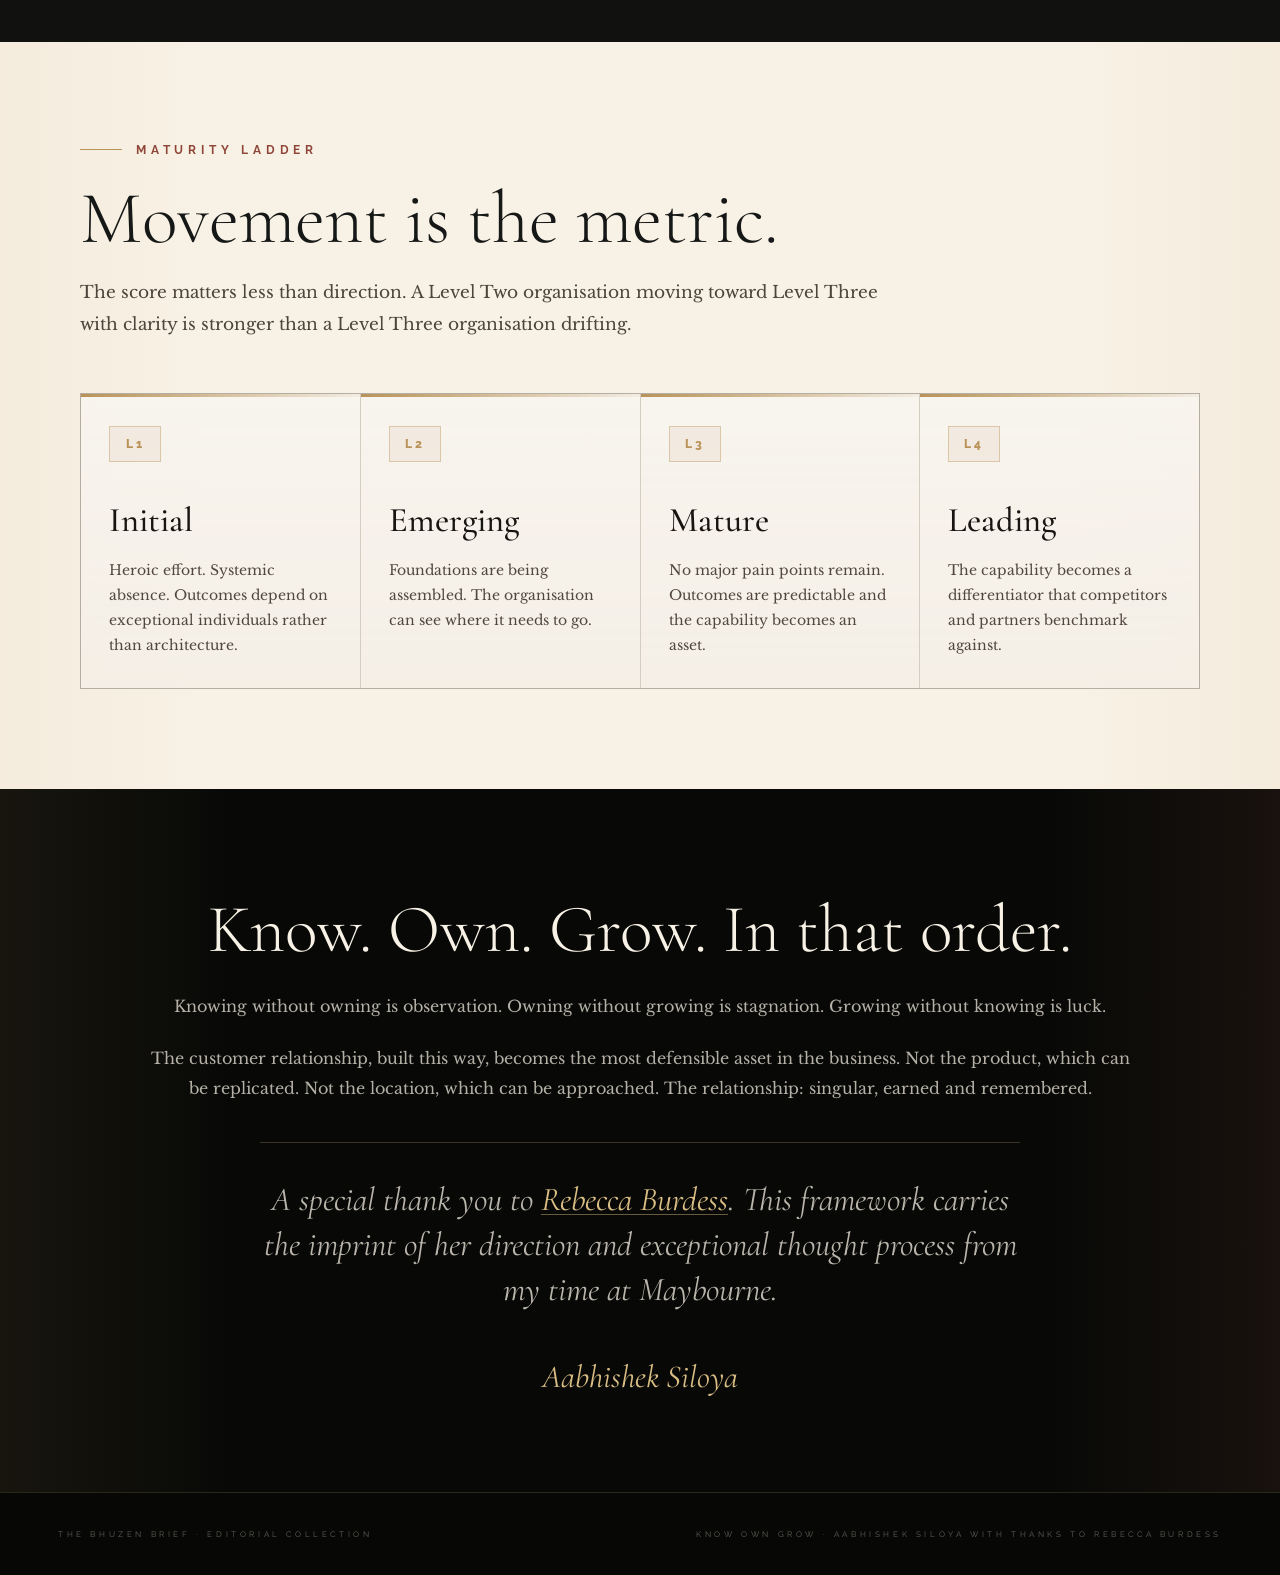
<file: essays/know-own-grow-the-relationship-issue.html>
<!DOCTYPE html>
<html lang="en">
<head>
<meta charset="UTF-8">
<meta name="viewport" content="width=device-width, initial-scale=1.0">
<title>Know Own Grow - The Relationship Issue | The Bhuzen Brief</title>
<link rel="canonical" href="https://aabhisheksiloya.com/editorial/essays/know-own-grow-the-relationship-issue.html">
<meta name="description" content="A Bhuzen Brief editorial by Aabhishek Siloya on the Know Own Grow customer relationship framework, with thanks to Rebecca Burdess.">
<link href="https://fonts.googleapis.com/css2?family=Cormorant+Garamond:ital,wght@0,300;0,400;0,500;0,600;1,300;1,400;1,500&family=Libre+Baskerville:ital,wght@0,400;0,700;1,400&family=Raleway:wght@200;300;400;500;600;700&display=swap" rel="stylesheet">
<style>
  *, *::before, *::after { box-sizing: border-box; margin: 0; padding: 0; }
  html { scroll-behavior: smooth; background: #080907; }

  :root {
    --night: #080907;
    --charcoal: #11120f;
    --green: #102f28;
    --green-deep: #061d18;
    --paper: #f8f1e5;
    --paper-deep: #eadcc9;
    --ink: #17130f;
    --muted: #74695d;
    --muted-dark: #4d443b;
    --brass: #b99258;
    --brass-soft: #d9bd84;
    --copper: #a95e4d;
    --sage: #8ea899;
    --line: rgba(185, 146, 88, 0.24);
    --serif-display: 'Cormorant Garamond', Georgia, serif;
    --serif-body: 'Libre Baskerville', Georgia, serif;
    --sans: 'Raleway', 'Helvetica Neue', Arial, sans-serif;
  }

  body {
    min-height: 100vh;
    overflow-x: hidden;
    background: var(--night);
    color: var(--paper);
    font-family: var(--serif-body);
    -webkit-font-smoothing: antialiased;
    text-rendering: optimizeLegibility;
  }

  body::before {
    content: "";
    position: fixed;
    inset: 0;
    z-index: -1;
    pointer-events: none;
    opacity: 0.075;
    background-image: url("data:image/svg+xml,%3Csvg xmlns='http://www.w3.org/2000/svg' width='180' height='180'%3E%3Cfilter id='n'%3E%3CfeTurbulence type='fractalNoise' baseFrequency='.86' numOctaves='3' stitchTiles='stitch'/%3E%3C/filter%3E%3Crect width='180' height='180' filter='url(%23n)' opacity='.42'/%3E%3C/svg%3E");
    mix-blend-mode: screen;
  }

  a { color: inherit; text-decoration-thickness: 1px; text-underline-offset: 4px; }

  .masthead {
    position: fixed;
    top: 0;
    left: 0;
    right: 0;
    z-index: 50;
    display: flex;
    align-items: center;
    justify-content: space-between;
    padding: 22px clamp(22px, 5vw, 58px);
    background: linear-gradient(to bottom, rgba(8,9,7,0.9), rgba(8,9,7,0));
    pointer-events: none;
  }

  .mast-logo,
  .mast-state,
  .kicker,
  .meta-label,
  .label,
  .index-link,
  .caption,
  .small-note,
  .cell span,
  .step span,
  .footer {
    font-family: var(--sans);
    letter-spacing: 3.6px;
    text-transform: uppercase;
  }

  .mast-logo {
    color: rgba(248, 241, 229, 0.84);
    font-size: 10px;
    font-weight: 300;
    pointer-events: auto;
    text-decoration: none;
  }

  .mast-logo span { color: var(--brass-soft); font-weight: 700; }

  .mast-center {
    position: absolute;
    left: 50%;
    transform: translateX(-50%);
    display: flex;
    align-items: center;
    gap: 11px;
    opacity: 0.48;
  }

  .mast-rule { width: 34px; height: 1px; background: var(--brass); }
  .mast-mark { width: 5px; height: 5px; background: var(--brass); transform: rotate(45deg); }

  .mast-state {
    color: rgba(248, 241, 229, 0.48);
    font-size: 8px;
  }

  .hero {
    position: relative;
    min-height: 100svh;
    display: grid;
    align-items: end;
    overflow: hidden;
    background: var(--night);
  }

  .hero-image {
    position: absolute;
    inset: 0;
    width: 100%;
    height: 100%;
    object-fit: cover;
    object-position: center 42%;
    filter: brightness(0.42) saturate(0.75);
    transform: scale(1.045);
    animation: heroSettle 16s ease-out forwards;
  }

  @keyframes heroSettle { to { transform: scale(1); } }

  .hero::after {
    content: "";
    position: absolute;
    inset: 0;
    background:
      linear-gradient(to bottom, rgba(8,9,7,0.22) 0%, rgba(8,9,7,0.18) 38%, rgba(8,9,7,0.82) 84%, var(--night) 100%),
      linear-gradient(104deg, rgba(8,9,7,0.94) 0%, rgba(8,9,7,0.66) 42%, rgba(8,9,7,0.06) 78%);
  }

  .hero-lines {
    position: absolute;
    left: 0;
    right: 0;
    bottom: 14vh;
    z-index: 1;
    height: 118px;
    opacity: 0.24;
    background:
      linear-gradient(to right, transparent, rgba(217,189,132,0.72), transparent) 0 8px / 100% 1px no-repeat,
      linear-gradient(to right, transparent, rgba(217,189,132,0.5), transparent) 0 36px / 100% 1px no-repeat,
      linear-gradient(to right, transparent, rgba(142,168,153,0.38), transparent) 0 64px / 100% 1px no-repeat,
      linear-gradient(to right, transparent, rgba(217,189,132,0.22), transparent) 0 92px / 100% 1px no-repeat;
  }

  .hero-content {
    position: relative;
    z-index: 2;
    width: min(1160px, calc(100% - 116px));
    margin: 0 auto;
    padding: 150px 0 76px;
  }

  .kicker {
    display: flex;
    align-items: center;
    gap: 14px;
    margin-bottom: 26px;
    color: var(--brass-soft);
    font-size: 9px;
    font-weight: 500;
  }

  .kicker::before {
    content: "";
    width: 46px;
    height: 1px;
    background: var(--brass);
  }

  h1 {
    max-width: 1040px;
    color: var(--paper);
    font-family: var(--serif-display);
    font-size: clamp(62px, 10vw, 132px);
    font-weight: 300;
    line-height: 0.86;
    letter-spacing: 0;
  }

  h1 em {
    color: var(--brass-soft);
    font-style: italic;
  }

  .hero-dek {
    max-width: 690px;
    margin-top: 30px;
    color: rgba(248, 241, 229, 0.78);
    font-family: var(--serif-display);
    font-size: clamp(22px, 2.2vw, 31px);
    font-style: italic;
    line-height: 1.5;
  }

  .hero-meta {
    display: grid;
    grid-template-columns: repeat(3, 1fr);
    gap: 28px;
    margin-top: 68px;
    padding-top: 24px;
    border-top: 1px solid rgba(217, 189, 132, 0.24);
  }

  .meta-item { display: flex; flex-direction: column; gap: 8px; }
  .meta-item:nth-child(2) { text-align: center; }
  .meta-item:nth-child(3) { text-align: right; }

  .meta-label {
    color: rgba(217, 189, 132, 0.72);
    font-size: 8px;
    font-weight: 600;
  }

  .meta-value {
    color: rgba(248, 241, 229, 0.74);
    font-family: var(--serif-display);
    font-size: 21px;
    line-height: 1.25;
  }

  .hero-credit {
    max-width: 820px;
    margin-top: 30px;
    padding-top: 24px;
    border-top: 1px solid rgba(217, 189, 132, 0.16);
    color: rgba(248, 241, 229, 0.68);
    font-family: var(--serif-display);
    font-size: clamp(19px, 1.8vw, 25px);
    font-style: italic;
    line-height: 1.48;
  }

  .hero-credit a,
  .closing a {
    color: var(--brass-soft);
    text-decoration-color: rgba(217, 189, 132, 0.46);
  }

  .intro-band {
    background:
      linear-gradient(90deg, rgba(169,94,77,0.12), transparent 24%, transparent 76%, rgba(142,168,153,0.12)),
      var(--night);
    border-top: 1px solid rgba(217, 189, 132, 0.13);
    border-bottom: 1px solid rgba(217, 189, 132, 0.13);
    padding: 46px clamp(24px, 5vw, 58px) 52px;
  }

  .intro-inner {
    max-width: 1120px;
    margin: 0 auto;
    display: grid;
    grid-template-columns: 0.7fr 1.3fr;
    gap: 58px;
    align-items: start;
  }

  .small-note {
    color: rgba(248, 241, 229, 0.48);
    font-size: 10px;
    line-height: 1.95;
  }

  .intro-statement {
    color: var(--paper);
    font-family: var(--serif-display);
    font-size: clamp(32px, 4vw, 56px);
    font-weight: 300;
    line-height: 1.14;
  }

  .intro-statement em { color: var(--brass-soft); font-style: italic; }

  .paper {
    background:
      linear-gradient(90deg, rgba(185,146,88,0.055) 0, transparent 16%, transparent 84%, rgba(185,146,88,0.055) 100%),
      var(--paper);
    color: var(--ink);
    padding: 92px clamp(24px, 5vw, 58px) 100px;
  }

  .article-shell {
    max-width: 1120px;
    margin: 0 auto;
    display: grid;
    grid-template-columns: minmax(0, 730px) 250px;
    gap: 86px;
    align-items: start;
  }

  article {
    font-size: 17px;
    line-height: 1.9;
  }

  article p {
    margin: 0 0 24px;
    color: #2c2925;
  }

  article strong { color: #141210; }

  article h2 {
    margin: 60px 0 20px;
    color: #151816;
    font-family: var(--serif-display);
    font-size: clamp(38px, 4.2vw, 58px);
    font-weight: 300;
    line-height: 1.04;
    letter-spacing: 0;
  }

  article h2 em { color: var(--copper); font-style: italic; }

  .lead {
    color: #201c18;
    font-family: var(--serif-display);
    font-size: clamp(25px, 2.7vw, 35px);
    line-height: 1.45;
    margin-bottom: 32px;
  }

  .dropcap::first-letter {
    float: left;
    padding: 9px 12px 0 0;
    color: var(--brass);
    font-family: var(--serif-display);
    font-size: 88px;
    line-height: 0.76;
  }

  .aside {
    position: sticky;
    top: 112px;
    padding-left: 24px;
    border-left: 1px solid rgba(185, 146, 88, 0.32);
  }

  .aside-title {
    color: var(--copper);
    font-family: var(--sans);
    font-size: 8px;
    font-weight: 700;
    letter-spacing: 4px;
    text-transform: uppercase;
    margin-bottom: 22px;
  }

  .aside-line {
    color: #3d352d;
    font-family: var(--serif-display);
    font-size: 24px;
    font-style: italic;
    line-height: 1.35;
    margin-bottom: 24px;
  }

  .aside-note {
    color: var(--muted);
    font-family: var(--sans);
    font-size: 10px;
    line-height: 1.8;
    letter-spacing: 1.6px;
    text-transform: uppercase;
  }

  .dark-band {
    position: relative;
    overflow: hidden;
    background:
      linear-gradient(120deg, rgba(6,29,24,0.98), rgba(17,18,15,0.95)),
      var(--green-deep);
    color: var(--paper);
    padding: 96px clamp(24px, 5vw, 58px);
  }

  .dark-band::before {
    content: "";
    position: absolute;
    inset: 0;
    opacity: 0.22;
    background:
      linear-gradient(to right, transparent, rgba(217,189,132,0.32), transparent) 0 26% / 100% 1px no-repeat,
      linear-gradient(to right, transparent, rgba(142,168,153,0.22), transparent) 0 52% / 100% 1px no-repeat,
      linear-gradient(to right, transparent, rgba(217,189,132,0.18), transparent) 0 78% / 100% 1px no-repeat;
  }

  .band-inner {
    position: relative;
    z-index: 1;
    max-width: 1120px;
    margin: 0 auto;
  }

  .stat-layout {
    display: grid;
    grid-template-columns: 0.8fr 1.2fr;
    gap: 70px;
    align-items: center;
  }

  .stat-number {
    color: var(--brass-soft);
    font-family: var(--serif-display);
    font-size: clamp(96px, 15vw, 190px);
    font-weight: 300;
    line-height: 0.8;
  }

  .stat-copy {
    color: rgba(248, 241, 229, 0.86);
    font-family: var(--serif-display);
    font-size: clamp(32px, 4.5vw, 64px);
    font-style: italic;
    font-weight: 300;
    line-height: 1.12;
  }

  .stat-note {
    max-width: 610px;
    margin-top: 26px;
    color: rgba(248, 241, 229, 0.58);
    font-size: 15px;
    line-height: 1.9;
  }

  .feature-section {
    background: var(--charcoal);
    color: var(--paper);
    padding: 96px clamp(24px, 5vw, 58px);
  }

  .section-grid {
    max-width: 1120px;
    margin: 0 auto;
    display: grid;
    grid-template-columns: 0.86fr 1.14fr;
    gap: 72px;
    align-items: center;
  }

  .section-copy h2,
  .closing h2 {
    color: var(--paper);
    font-family: var(--serif-display);
    font-size: clamp(38px, 5.3vw, 72px);
    font-weight: 300;
    line-height: 1.03;
    margin-bottom: 26px;
  }

  .section-copy p,
  .closing p {
    color: rgba(248, 241, 229, 0.72);
    font-size: 16px;
    line-height: 1.9;
    margin-bottom: 22px;
  }

  .media-frame {
    position: relative;
    padding: 16px;
    border: 1px solid rgba(217, 189, 132, 0.26);
    background: rgba(248, 241, 229, 0.035);
  }

  .media-frame img {
    display: block;
    width: 100%;
    height: auto;
    background: var(--paper);
  }

  .caption {
    margin-top: 16px;
    color: rgba(248, 241, 229, 0.44);
    font-size: 8px;
    line-height: 1.8;
  }

  .label {
    display: inline-flex;
    align-items: center;
    gap: 14px;
    color: #8f4638;
    font-size: 12px;
    font-weight: 700;
    letter-spacing: 4.8px;
    margin-bottom: 24px;
  }

  .label::before {
    content: "";
    width: 42px;
    height: 1px;
    background: var(--brass);
  }

  .grid-panel {
    max-width: 1120px;
    margin: 0 auto;
  }

  .grid-panel + .grid-panel { margin-top: 78px; }

  .section-head {
    max-width: 850px;
    margin-bottom: 52px;
  }

  .section-head h2 {
    color: #151816;
    font-family: var(--serif-display);
    font-size: clamp(46px, 5.8vw, 78px);
    font-weight: 300;
    line-height: 1;
    margin-bottom: 22px;
  }

  .section-head p {
    color: var(--muted-dark);
    max-width: 820px;
    font-size: 17px;
    line-height: 1.9;
  }

  .dimension-grid,
  .touchpoint-grid,
  .mechanic-list,
  .pillar-grid,
  .commitment-grid,
  .ladder {
    display: grid;
    gap: 1px;
    background: rgba(23, 19, 15, 0.16);
    border: 1px solid rgba(23, 19, 15, 0.16);
  }

  .dimension-grid { grid-template-columns: repeat(5, 1fr); }
  .touchpoint-grid { grid-template-columns: repeat(4, 1fr); }
  .pillar-grid, .commitment-grid, .ladder { grid-template-columns: repeat(4, 1fr); }
  .mechanic-list { grid-template-columns: repeat(5, 1fr); }
  .touchpoint-grid .cell:last-child { grid-column: span 2; }

  .cell,
  .step {
    position: relative;
    min-height: 260px;
    padding: 32px 28px 30px;
    background:
      linear-gradient(180deg, rgba(255,255,255,0.32), rgba(255,255,255,0)),
      rgba(255, 250, 242, 0.76);
  }

  .cell::before,
  .step::before {
    content: "";
    position: absolute;
    top: 0;
    left: 0;
    right: 0;
    height: 3px;
    background: linear-gradient(90deg, var(--brass), rgba(185, 146, 88, 0.08));
  }

  .cell span,
  .step span {
    display: inline-flex;
    align-items: center;
    justify-content: center;
    min-width: 52px;
    min-height: 36px;
    padding: 0 12px;
    border: 1px solid rgba(185, 146, 88, 0.42);
    background: rgba(185, 146, 88, 0.09);
    color: var(--brass);
    font-size: 12px;
    font-weight: 800;
    letter-spacing: 3px;
    margin-bottom: 42px;
  }

  .cell h3,
  .step h3 {
    color: #181511;
    font-family: var(--serif-display);
    font-size: clamp(32px, 2.7vw, 40px);
    font-weight: 500;
    line-height: 0.98;
    margin-bottom: 20px;
  }

  .cell p,
  .step p {
    color: #51473e;
    font-size: 14px;
    line-height: 1.78;
  }

  .quote-band {
    background:
      linear-gradient(110deg, rgba(8,9,7,0.96), rgba(16,47,40,0.9)),
      var(--night);
    padding: 108px clamp(24px, 5vw, 58px);
    color: var(--paper);
  }

  .quote-inner {
    max-width: 1010px;
    margin: 0 auto;
    text-align: center;
  }

  .quote-mark {
    display: block;
    color: rgba(217, 189, 132, 0.58);
    font-family: var(--serif-display);
    font-size: 124px;
    line-height: 0.6;
    margin-bottom: 24px;
  }

  .quote-text {
    color: var(--paper);
    font-family: var(--serif-display);
    font-size: clamp(36px, 5.5vw, 76px);
    font-style: italic;
    font-weight: 300;
    line-height: 1.1;
  }

  .process-strip {
    display: grid;
    grid-template-columns: repeat(3, 1fr);
    gap: 1px;
    margin-top: 44px;
    background: rgba(217, 189, 132, 0.22);
    border: 1px solid rgba(217, 189, 132, 0.22);
  }

  .process-strip .step {
    min-height: 198px;
    background: rgba(248, 241, 229, 0.055);
  }

  .process-strip .step::before { background: linear-gradient(90deg, var(--brass-soft), rgba(217, 189, 132, 0.08)); }
  .process-strip .step span {
    border-color: rgba(217, 189, 132, 0.44);
    background: rgba(217, 189, 132, 0.08);
    color: var(--brass-soft);
  }
  .process-strip .step h3 { color: var(--paper); }
  .process-strip .step p { color: rgba(248, 241, 229, 0.66); }

  .closing {
    background:
      linear-gradient(90deg, rgba(185,146,88,0.09), transparent 18%, transparent 82%, rgba(169,94,77,0.1)),
      var(--night);
    color: var(--paper);
    padding: 106px clamp(24px, 5vw, 58px) 96px;
  }

  .closing-inner {
    max-width: 980px;
    margin: 0 auto;
    text-align: center;
  }

  .closing .signature {
    margin-top: 44px;
    color: var(--brass-soft);
    font-family: var(--serif-display);
    font-size: 32px;
    font-style: italic;
  }

  .closing .thanks-note {
    max-width: 760px;
    margin: 38px auto 0;
    padding-top: 34px;
    border-top: 1px solid rgba(217, 189, 132, 0.24);
    color: rgba(248, 241, 229, 0.74);
    font-family: var(--serif-display);
    font-size: clamp(23px, 2.6vw, 34px);
    font-style: italic;
    line-height: 1.36;
  }

  .footer {
    display: flex;
    justify-content: space-between;
    gap: 24px;
    padding: 34px clamp(24px, 5vw, 58px);
    border-top: 1px solid rgba(217, 189, 132, 0.16);
    background: #070806;
    color: rgba(248, 241, 229, 0.38);
    font-size: 8px;
    line-height: 1.8;
  }

  @media (prefers-reduced-motion: reduce) {
    *, *::before, *::after {
      animation-duration: 1ms !important;
      animation-iteration-count: 1 !important;
      scroll-behavior: auto !important;
      transition-duration: 1ms !important;
    }
  }

  @media (max-width: 1060px) {
    .dimension-grid, .touchpoint-grid, .mechanic-list { grid-template-columns: repeat(2, 1fr); }
    .pillar-grid, .commitment-grid, .ladder { grid-template-columns: repeat(2, 1fr); }
    .touchpoint-grid .cell:last-child,
    .dimension-grid .cell:last-child,
    .mechanic-list .cell:last-child { grid-column: 1 / -1; }
  }

  @media (max-width: 940px) {
    .masthead { padding: 18px 24px; }
    .mast-center, .mast-state { display: none; }
    .hero-content { width: calc(100% - 48px); padding: 112px 0 46px; }
    .hero-meta { grid-template-columns: 1fr; margin-top: 36px; }
    .meta-item, .meta-item:nth-child(2), .meta-item:nth-child(3) { text-align: left; }
    .intro-inner, .article-shell, .section-grid, .stat-layout { grid-template-columns: 1fr; gap: 38px; }
    .aside { position: static; padding: 24px 0 0; border-left: 0; border-top: 1px solid rgba(185,146,88,0.32); }
    .process-strip { grid-template-columns: 1fr; }
  }

  @media (max-width: 620px) {
    h1 { font-size: clamp(58px, 18vw, 86px); }
    .hero-dek { font-size: 21px; }
    .intro-statement { font-size: 32px; }
    article { font-size: 16px; line-height: 1.84; }
    article h2 { margin-top: 48px; }
    .dimension-grid, .touchpoint-grid, .mechanic-list, .pillar-grid, .commitment-grid, .ladder { grid-template-columns: 1fr; }
    .touchpoint-grid .cell:last-child,
    .dimension-grid .cell:last-child,
    .mechanic-list .cell:last-child { grid-column: auto; }
    .cell, .step { min-height: auto; }
    .footer { flex-direction: column; }
  }
</style>
</head>
<body>

<header class="masthead">
  <a class="mast-logo" href="../" aria-label="Back to Editorial homepage">The Bhuzen <span>Brief</span></a>
  <div class="mast-center" aria-hidden="true">
    <div class="mast-rule"></div>
    <div class="mast-mark"></div>
    <div class="mast-rule"></div>
  </div>
  <div class="mast-state">Customer Strategy &middot; The Relationship Issue</div>
</header>

<main>
  <section class="hero">
    <img class="hero-image" src="../assets/images/know-own-grow-london-evening.jpg" alt="London at dusk over the river">
    <div class="hero-lines" aria-hidden="true"></div>
    <div class="hero-content">
      <div class="kicker">Customer Strategy</div>
      <h1>Know.<br>Own.<br><em>Grow.</em></h1>
      <p class="hero-dek">The new grammar of the customer relationship, and why every premium brand must learn it in that order.</p>
      <div class="hero-meta">
        <div class="meta-item">
          <span class="meta-label">Written by</span>
          <span class="meta-value">Aabhishek Siloya</span>
        </div>
        <div class="meta-item">
          <span class="meta-label">Direction with</span>
          <span class="meta-value"><a href="https://www.linkedin.com/in/rebecca-burdess-59613458/" target="_blank" rel="noopener">Rebecca Burdess</a></span>
        </div>
        <div class="meta-item">
          <span class="meta-label">Edition</span>
          <span class="meta-value">The Relationship Issue</span>
        </div>
      </div>
      <p class="hero-credit">With sincere thanks to <a href="https://www.linkedin.com/in/rebecca-burdess-59613458/" target="_blank" rel="noopener">Rebecca Burdess</a>, whose direction, thought process and generosity of perspective during my time at Maybourne helped shape the framework behind this essay.</p>
    </div>
  </section>

  <section class="intro-band">
    <div class="intro-inner">
      <p class="small-note">A strategy editorial for premium hospitality, private membership and luxury service businesses that need customer intimacy to become an operating advantage.</p>
      <p class="intro-statement">Excellence of product may win attention. <em>Excellence of relationship</em> is what compounds.</p>
    </div>
  </section>

  <section class="paper">
    <div class="article-shell">
      <article>
        <div class="label">Opening Argument</div>
        <p class="lead">There is a particular kind of arrogance that has long afflicted the luxury industry: the belief that excellence of product is, by itself, sufficient.</p>

        <p class="dropcap">A room of museum-worthy provenance, a dining room guided by a three-starred hand, a spa rooted in centuries of ritual. These things do speak. But the guest, however dazzled, does not return indefinitely because the product was once extraordinary.</p>

        <p>The data disagrees with that old assumption. An engaged elite customer can be up to <strong>twenty-seven times</strong> more valuable than the average when retention, cross-sell and advocacy are allowed to compound together.</p>

        <p>That is not a marginal improvement in commercial performance. It is a category difference: the distance between a business that survives and one that endures.</p>

        <p>The question, then, is not whether to invest in the customer relationship. It is how to think about it with sufficient rigour that investment becomes architecture, and architecture becomes advantage.</p>

        <h2>The framework at <em>a glance</em></h2>

        <p>At the heart of a new generation of customer strategy sits a deceptively simple proposition. Every interaction a premium brand has with a guest is in service of one of three intents.</p>

        <p>The first intent is to <strong>Know</strong>: to see the customer clearly, to decode not merely who they are but what they value, what they fear losing, and what delights them at a register that is invisible to the untrained eye.</p>

        <p>The second intent is to <strong>Own</strong>: to hold the relationship directly, not through an intermediary, not through an aggregator, but person to person, database to doorstep, in a manner that feels not merely efficient but genuinely earned.</p>

        <p>The third intent is to <strong>Grow</strong>: to compound the value of what has been built. To turn one stay into a pattern. One pattern into a relationship. One relationship into a household. One household into a generation.</p>

        <p>These three intents are not parallel. They are sequential. You cannot own what you do not know. You cannot grow what you do not own.</p>
      </article>

      <aside class="aside">
        <div class="aside-title">Editorial Position</div>
        <p class="aside-line">The relationship is not a CRM initiative. It is the defensible asset.</p>
        <p class="aside-note">This draft keeps the article in the collection format while borrowing the best visual moments from the magazine concept.</p>
      </aside>
    </div>
  </section>

  <section class="dark-band">
    <div class="band-inner stat-layout">
      <div class="stat-number">27x</div>
      <div>
        <p class="stat-copy">The commercial case for remembering beautifully.</p>
        <p class="stat-note">When retention, cross-sell and advocacy compound together, the engaged elite customer changes the economics of the entire relationship model.</p>
      </div>
    </div>
  </section>

  <section class="feature-section">
    <div class="section-grid">
      <div class="section-copy">
        <h2>One customer. Three intents.</h2>
        <p>The framework maps five customer dimensions and seven owned touchpoints around a single customer record. It is simple enough to remember, but demanding enough to expose where the operating model breaks.</p>
        <p>The real work is not collecting more data. The real work is making the organisation capable of recognising, acting and improving across every premium encounter.</p>
      </div>
      <figure class="media-frame">
        <img src="../assets/images/know-own-grow-source-architecture.png" alt="Know Own Grow framework architecture diagram">
        <figcaption class="caption">Framework architecture: five dimensions, seven touchpoints and the customer at the centre.</figcaption>
      </figure>
    </div>
  </section>

  <section class="paper">
    <div class="grid-panel">
      <div class="section-head">
        <div class="label">I. Know</div>
        <h2>The architecture of understanding.</h2>
        <p>Knowledge is not passive accumulation. It is an active, governed and continuously refreshed discipline. The five dimensions below form the minimum portrait required to serve a premium customer with intelligence.</p>
      </div>

      <div class="dimension-grid">
        <div class="cell">
          <span>01</span>
          <h3>Demography</h3>
          <p>Age, geography, household, profession and life stage. The contextual floor for targeting, eligibility and service relevance.</p>
        </div>
        <div class="cell">
          <span>02</span>
          <h3>True Value and Risk</h3>
          <p>Realised spend, predicted lifetime value, churn signal, risk and recovery investment. The hierarchy behind scarce attention.</p>
        </div>
        <div class="cell">
          <span>03</span>
          <h3>Areas of Interest</h3>
          <p>Travel, wellness, art, family, philanthropy, sport and food. The signals that earn attention beyond the transaction.</p>
        </div>
        <div class="cell">
          <span>04</span>
          <h3>Preferences</h3>
          <p>Room, dining, spa, channel, dietary, gifting and arrival cues. The operating detail of intimacy.</p>
        </div>
        <div class="cell">
          <span>05</span>
          <h3>Brand Pillars</h3>
          <p>Craft, service, place, design and meaning. Not every guest comes for the same reason, and treating them as if they do is not luxury.</p>
        </div>
      </div>
    </div>

    <div class="grid-panel">
      <div class="section-head">
        <div class="label">The Signal Chain</div>
        <h2>Every owned moment is evidence.</h2>
        <p>The data does not arrive by declaration alone. It arrives through disciplined, consented, first-party observation at the moments the brand controls.</p>
      </div>

      <div class="commitment-grid">
        <div class="cell">
          <span>Booking</span>
          <h3>Transaction data</h3>
          <p>Reservations, dining, spa, retail, events and accounts reveal what the customer has already chosen to pay for.</p>
        </div>
        <div class="cell">
          <span>Voice</span>
          <h3>Customer truth</h3>
          <p>Surveys, reviews, complaints and recovery notes capture emotional temperature and service consequence.</p>
        </div>
        <div class="cell">
          <span>On Site</span>
          <h3>Human signals</h3>
          <p>Check-in, concierge, dining choices and staff observations are rich, perishable and too often lost to the shift change.</p>
        </div>
        <div class="cell">
          <span>Digital</span>
          <h3>Owned dialogue</h3>
          <p>Web, app, email, push, social sentiment and loyalty behaviour should become conversation, not broadcast.</p>
        </div>
      </div>
    </div>
  </section>

  <section class="quote-band">
    <div class="quote-inner">
      <span class="quote-mark">&ldquo;</span>
      <p class="quote-text">Five dimensions. Seven touchpoints. One customer at the centre.</p>
    </div>
  </section>

  <section class="paper">
    <div class="grid-panel">
      <div class="section-head">
        <div class="label">II. Own</div>
        <h2>The discipline of the direct relationship.</h2>
        <p>To own the customer relationship is not a possessive act. It is stewardship. It is the decision that the relationship will be held directly, with a clear owner, data flow, recovery path and standard of recognition.</p>
      </div>

      <div class="touchpoint-grid">
        <div class="cell">
          <span>01</span>
          <h3>The Stay</h3>
          <p>The hero moment, from pre-arrival recognition to follow-up that invites continuation.</p>
        </div>
        <div class="cell">
          <span>02</span>
          <h3>Food and Beverage</h3>
          <p>The most frequent touchpoint and often the richest preference signal in the portfolio.</p>
        </div>
        <div class="cell">
          <span>03</span>
          <h3>Spa</h3>
          <p>High-care, intimate and personal. Wellness information is a form of trust.</p>
        </div>
        <div class="cell">
          <span>04</span>
          <h3>Retail</h3>
          <p>Taste, gifting and aspiration become visible in a way few other contexts allow.</p>
        </div>
        <div class="cell">
          <span>05</span>
          <h3>Digital</h3>
          <p>The only touchpoint the brand controls entirely on its own terms.</p>
        </div>
        <div class="cell">
          <span>06</span>
          <h3>Membership</h3>
          <p>The private office, curated programme and pre-emptive recognition at full maturity.</p>
        </div>
        <div class="cell">
          <span>07</span>
          <h3>Residences</h3>
          <p>A slower, more domestic cadence with the same standard of memory.</p>
        </div>
      </div>
    </div>
  </section>

  <section class="dark-band">
    <div class="band-inner">
      <p class="stat-copy">The customer cannot tell where the operational boundary lies. Only whether they were remembered.</p>
    </div>
  </section>

  <section class="paper">
    <div class="grid-panel">
      <div class="section-head">
        <div class="label">III. Grow</div>
        <h2>Growth is compounding, not campaigning.</h2>
        <p>Growth in the customer relationship operates more like investment than acquisition. It is patient, deliberate and oriented toward the long return.</p>
      </div>

      <div class="mechanic-list">
        <div class="cell">
          <span>01</span>
          <h3>Recognition</h3>
          <p>The guest never repeats themselves. Continuity becomes the baseline.</p>
        </div>
        <div class="cell">
          <span>02</span>
          <h3>Personalisation</h3>
          <p>The right offer, moment, channel and tone, derived from the actual record.</p>
        </div>
        <div class="cell">
          <span>03</span>
          <h3>Cross-sell</h3>
          <p>From share of occasion to share of life across stay, dining, wellness, retail and belonging.</p>
        </div>
        <div class="cell">
          <span>04</span>
          <h3>Retention</h3>
          <p>Lifecycle, win-back and recovery run as deliberate disciplines, not exceptions.</p>
        </div>
        <div class="cell">
          <span>05</span>
          <h3>Advocacy</h3>
          <p>Referrals and member-introduces-member networks become the least replicable growth channel.</p>
        </div>
      </div>
    </div>
  </section>

  <section class="feature-section">
    <div class="section-grid">
      <figure class="media-frame">
        <img src="../assets/images/know-own-grow-four-pillars.png" alt="Four pillars of Know Own Grow: data, people, technology and process">
        <figcaption class="caption">Capability pillars: the weakest pillar sets the experience ceiling.</figcaption>
      </figure>
      <div class="section-copy">
        <h2>Where strategy meets reality.</h2>
        <p>The elegance of the framework rests on its simplicity. The difficulty rests on a more demanding truth: data, people, technology and process must mature together.</p>
        <p>Great data with undertrained colleagues feels cold. Great service over broken technology feels chaotic. Great technology without governing process feels arbitrary.</p>
      </div>
    </div>
  </section>

  <section class="paper">
    <div class="grid-panel">
      <div class="section-head">
        <div class="label">Four Pillars</div>
        <h2>The operating system behind the feeling.</h2>
        <p>The relationship only becomes defensible when the underlying capabilities work in lock-step.</p>
      </div>

      <div class="pillar-grid">
        <div class="cell">
          <span>D</span>
          <h3>Data</h3>
          <p>First-party signal unified into one canonical guest record, governed, consented and refreshed.</p>
        </div>
        <div class="cell">
          <span>P</span>
          <h3>People</h3>
          <p>Trained colleagues with the tools and incentives to capture the details that create continuity.</p>
        </div>
        <div class="cell">
          <span>T</span>
          <h3>Technology</h3>
          <p>APIs, identity, service platforms and insight surfaced where service decisions are made.</p>
        </div>
        <div class="cell">
          <span>P</span>
          <h3>Process</h3>
          <p>Published standards, workflow automation and recovery protocols triggered by design.</p>
        </div>
      </div>
    </div>

    <div class="grid-panel">
      <div class="section-head">
        <div class="label">The Honest Reckoning</div>
        <h2>Where the model breaks today.</h2>
        <p>Data silos, stale records, skill gaps, disjointed identity and reporting tools that never reach the front line remain the structural failures of most premium customer strategies.</p>
      </div>

      <div class="commitment-grid">
        <div class="cell">
          <span>Data</span>
          <h3>Silos and quality</h3>
          <p>Duplicate records, missing consents and low profile completion rates compromise the very systems meant to personalise.</p>
        </div>
        <div class="cell">
          <span>People</span>
          <h3>Skill gaps</h3>
          <p>Colleagues cannot create continuity if they lack training, time or reason to update the record.</p>
        </div>
        <div class="cell">
          <span>Identity</span>
          <h3>Fragmented guests</h3>
          <p>One customer registered under multiple logins, membership numbers and emails becomes several strangers.</p>
        </div>
        <div class="cell">
          <span>Insight</span>
          <h3>Archaeology</h3>
          <p>Reporting that lives in a weekly dashboard is not operational intelligence if service teams cannot use it.</p>
        </div>
      </div>
    </div>
  </section>

  <section class="feature-section">
    <div class="band-inner">
      <div class="section-copy">
        <h2>The path forward.</h2>
        <p>The improvement strategy is built on twelve commitments: three for each pillar. They move the organisation from intention to operating standard.</p>
      </div>

      <div class="process-strip">
        <div class="step">
          <span>First</span>
          <h3>Instrument</h3>
          <p>Choose the five dimensions and seven touchpoints. Measure the gaps rather than estimating them.</p>
        </div>
        <div class="step">
          <span>Then</span>
          <h3>Operationalise</h3>
          <p>Wire data, people, technology and process to a shared customer record that can be used in service.</p>
        </div>
        <div class="step">
          <span>Finally</span>
          <h3>Compound</h3>
          <p>Run lifecycle, advocacy and recovery as measured disciplines, not as reactions.</p>
        </div>
      </div>
    </div>
  </section>

  <section class="paper">
    <div class="grid-panel">
      <div class="section-head">
        <div class="label">Maturity Ladder</div>
        <h2>Movement is the metric.</h2>
        <p>The score matters less than direction. A Level Two organisation moving toward Level Three with clarity is stronger than a Level Three organisation drifting.</p>
      </div>

      <div class="ladder">
        <div class="cell">
          <span>L1</span>
          <h3>Initial</h3>
          <p>Heroic effort. Systemic absence. Outcomes depend on exceptional individuals rather than architecture.</p>
        </div>
        <div class="cell">
          <span>L2</span>
          <h3>Emerging</h3>
          <p>Foundations are being assembled. The organisation can see where it needs to go.</p>
        </div>
        <div class="cell">
          <span>L3</span>
          <h3>Mature</h3>
          <p>No major pain points remain. Outcomes are predictable and the capability becomes an asset.</p>
        </div>
        <div class="cell">
          <span>L4</span>
          <h3>Leading</h3>
          <p>The capability becomes a differentiator that competitors and partners benchmark against.</p>
        </div>
      </div>
    </div>
  </section>

  <section class="closing">
    <div class="closing-inner">
      <h2>Know. Own. Grow. In that order.</h2>
      <p>Knowing without owning is observation. Owning without growing is stagnation. Growing without knowing is luck.</p>
      <p>The customer relationship, built this way, becomes the most defensible asset in the business. Not the product, which can be replicated. Not the location, which can be approached. The relationship: singular, earned and remembered.</p>
      <p class="thanks-note">A special thank you to <a href="https://www.linkedin.com/in/rebecca-burdess-59613458/" target="_blank" rel="noopener">Rebecca Burdess</a>. This framework carries the imprint of her direction and exceptional thought process from my time at Maybourne.</p>
      <div class="signature">Aabhishek Siloya</div>
    </div>
  </section>
</main>

<footer class="footer">
  <div>The Bhuzen Brief &middot; Editorial Collection</div>
  <div>Know Own Grow &middot; Aabhishek Siloya with thanks to Rebecca Burdess</div>
</footer>

</body>
</html>
</file>
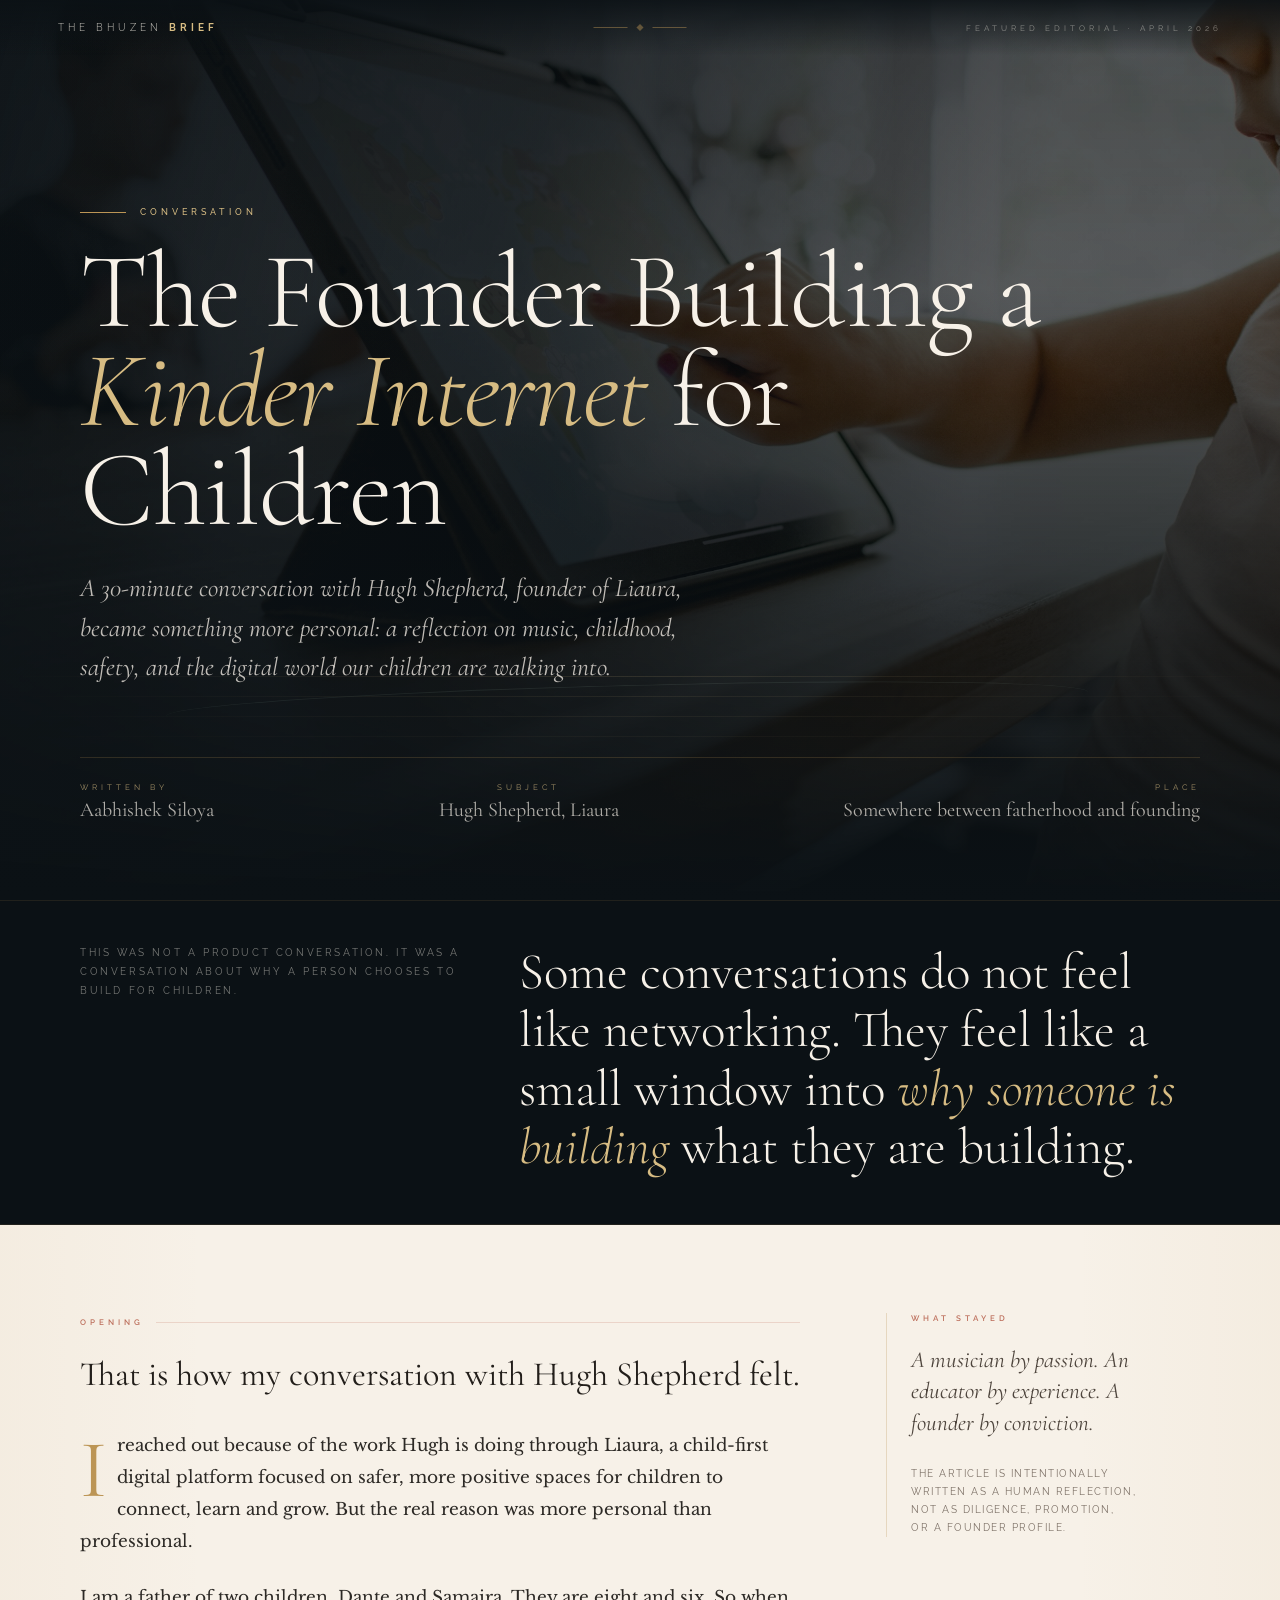
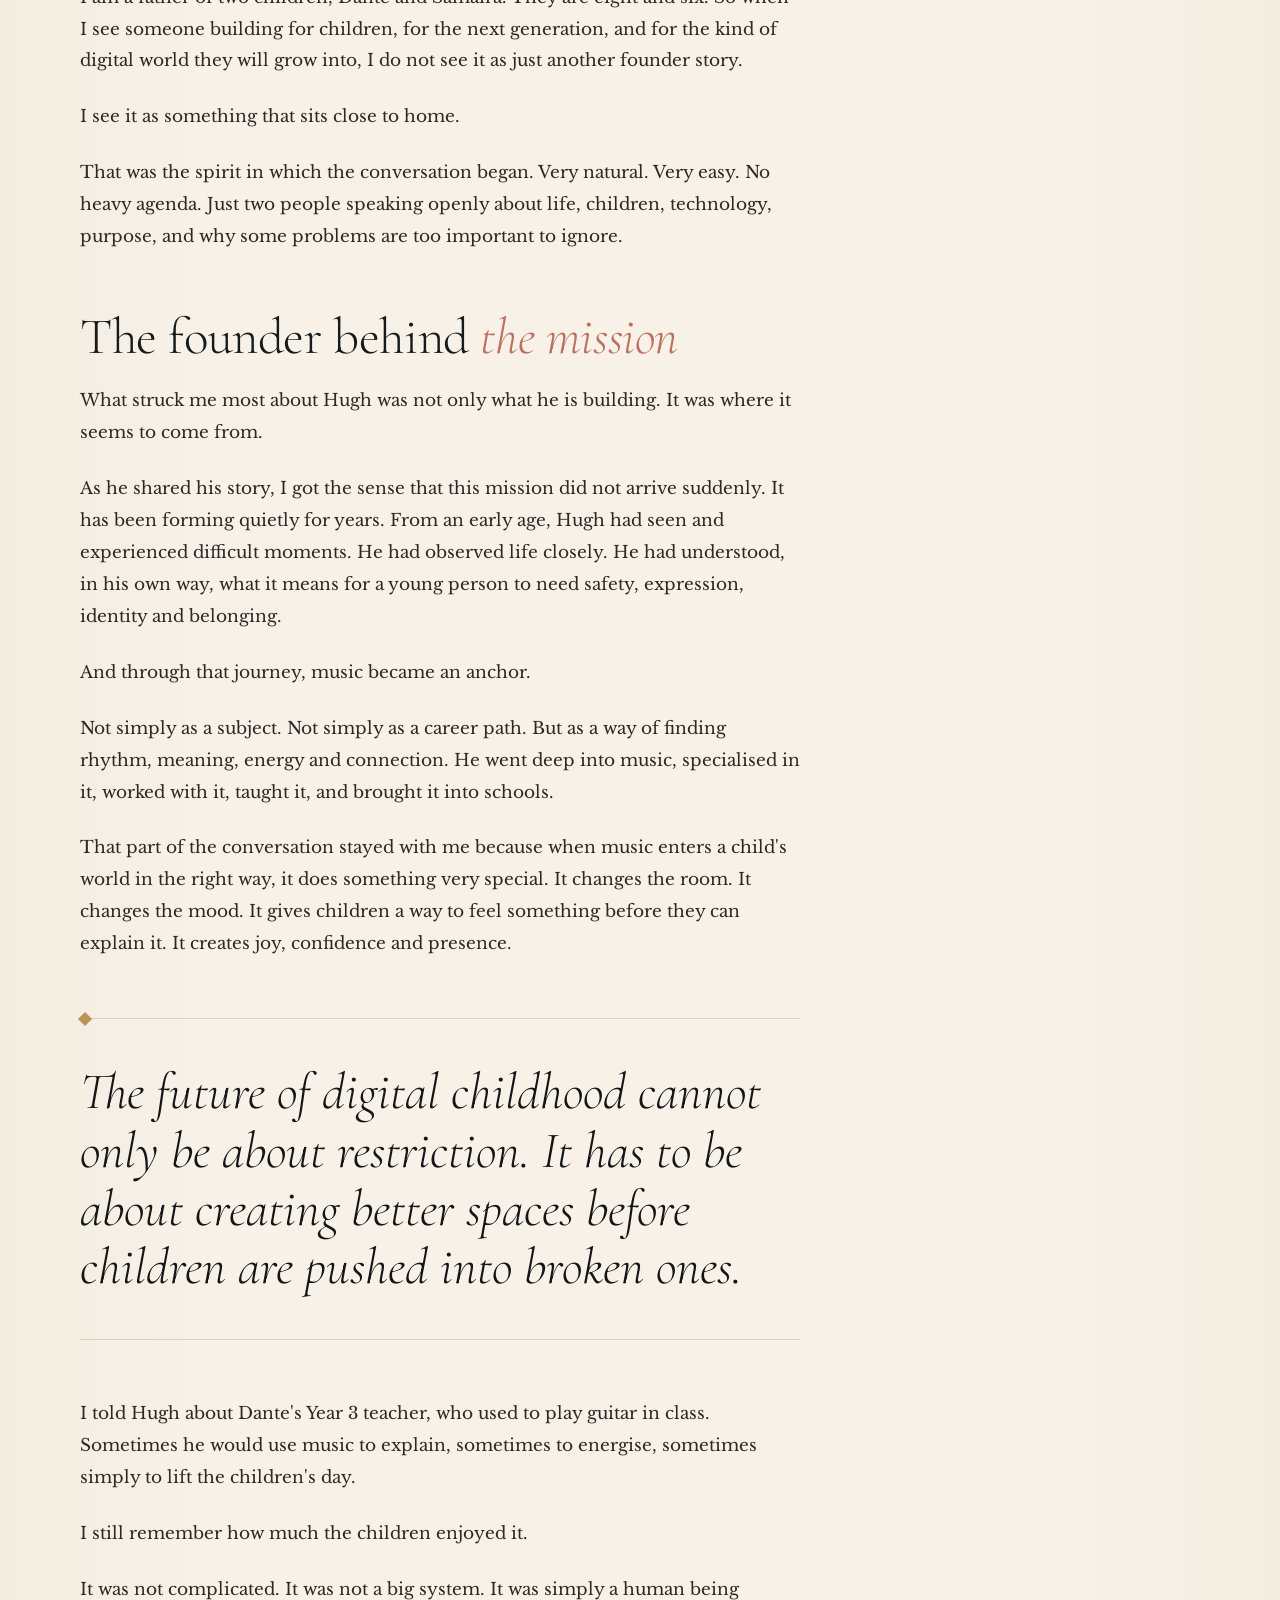
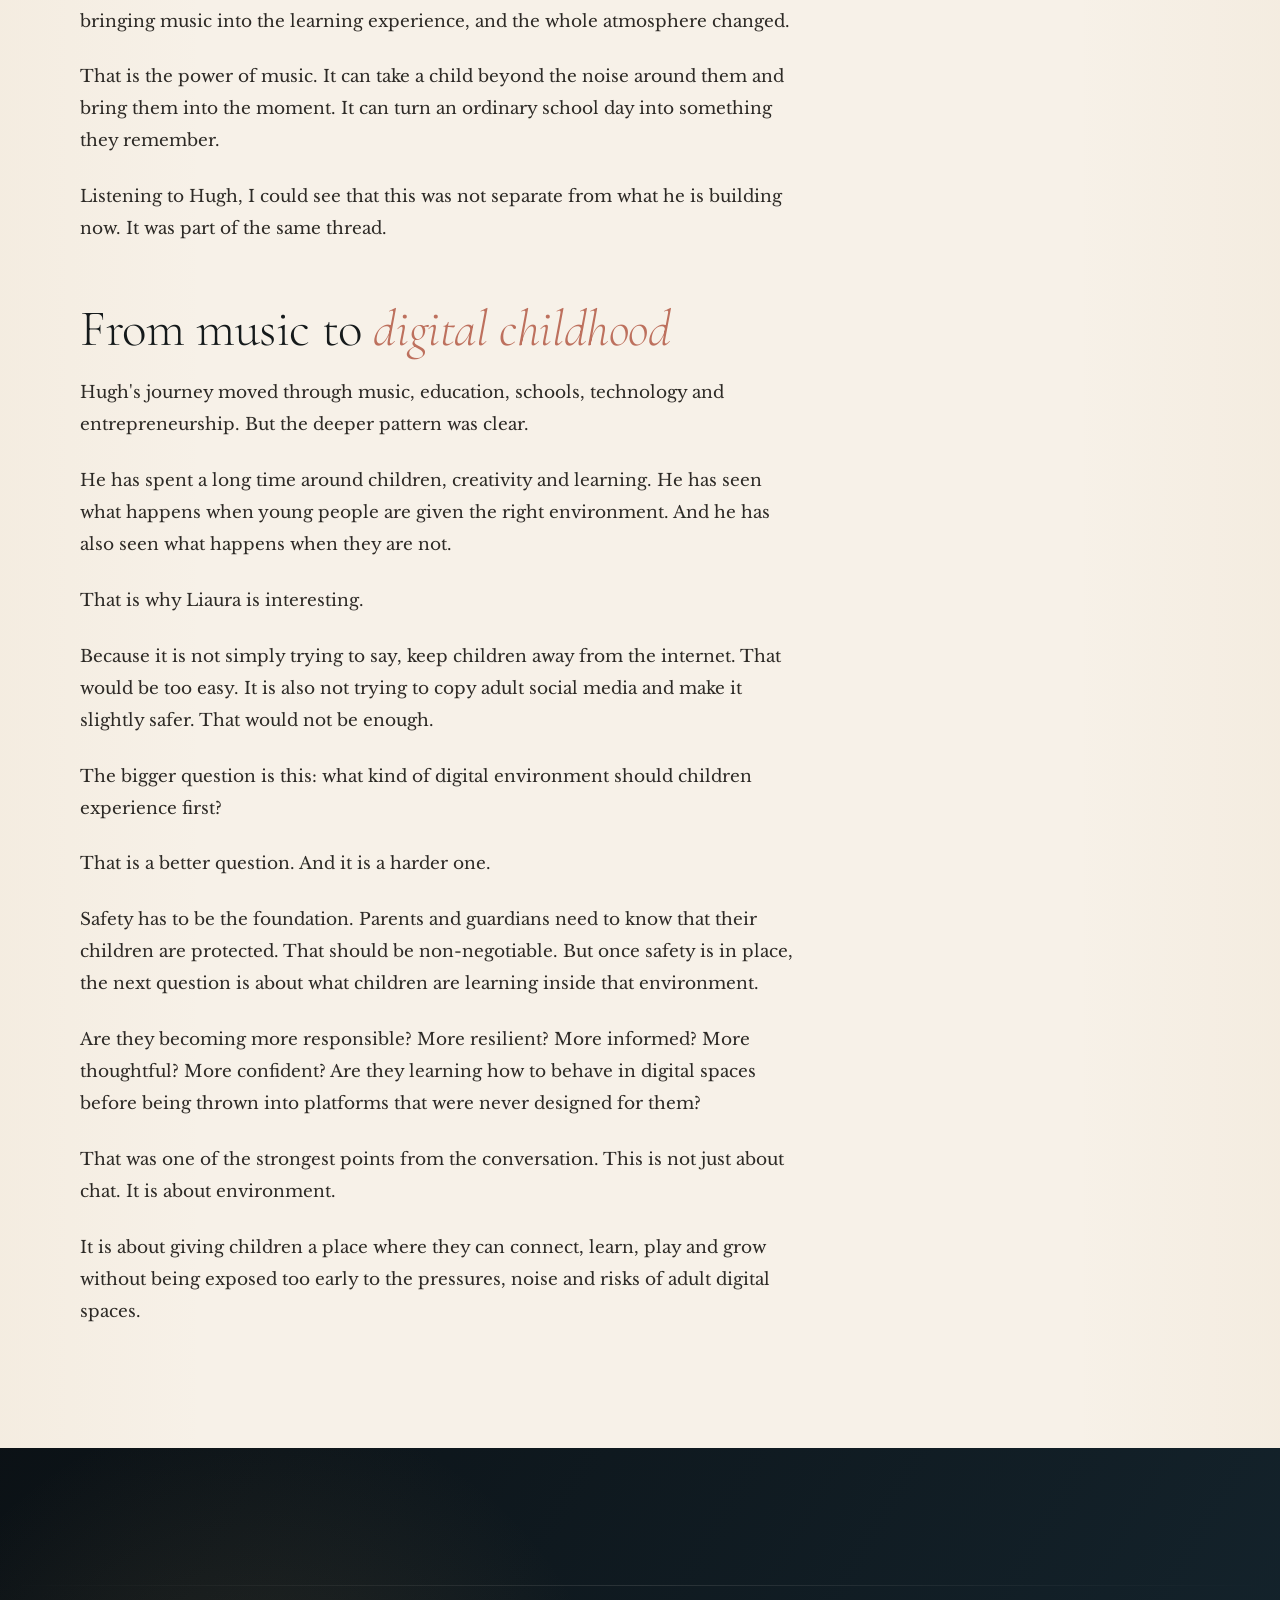
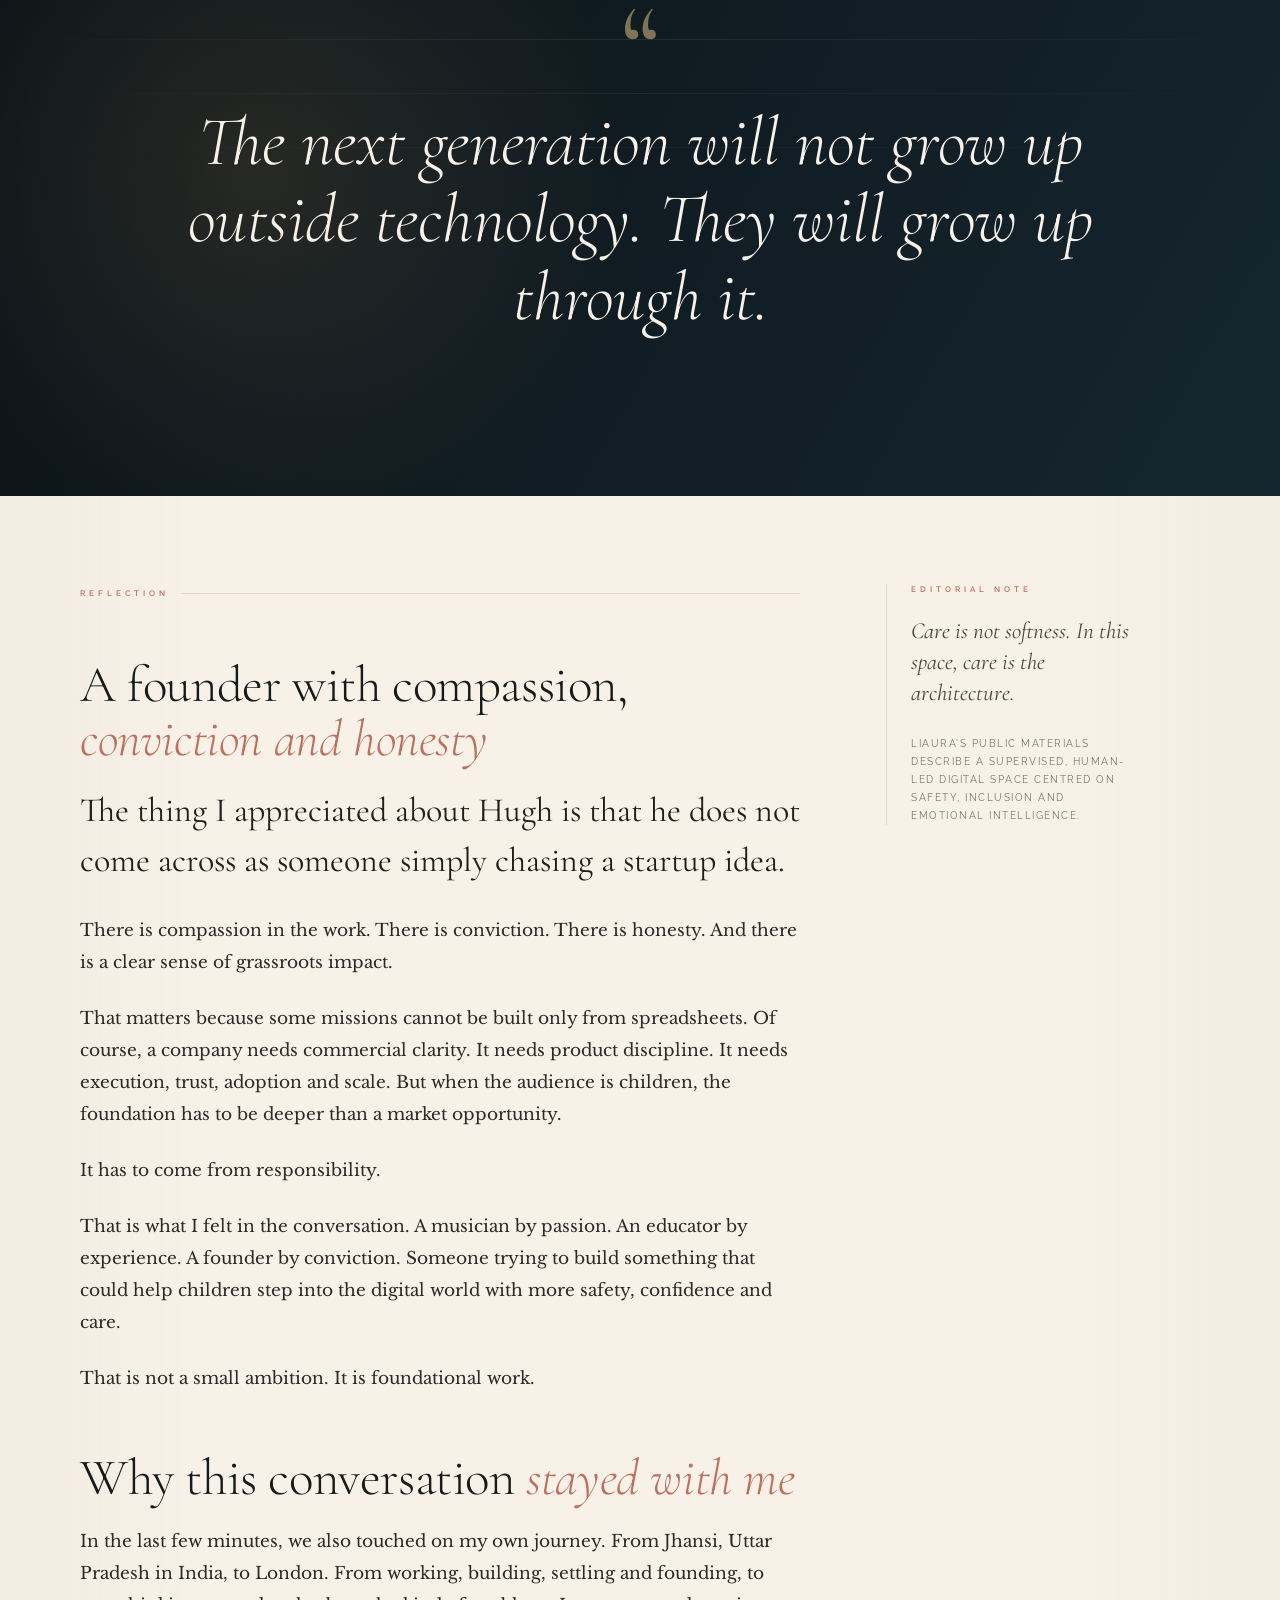
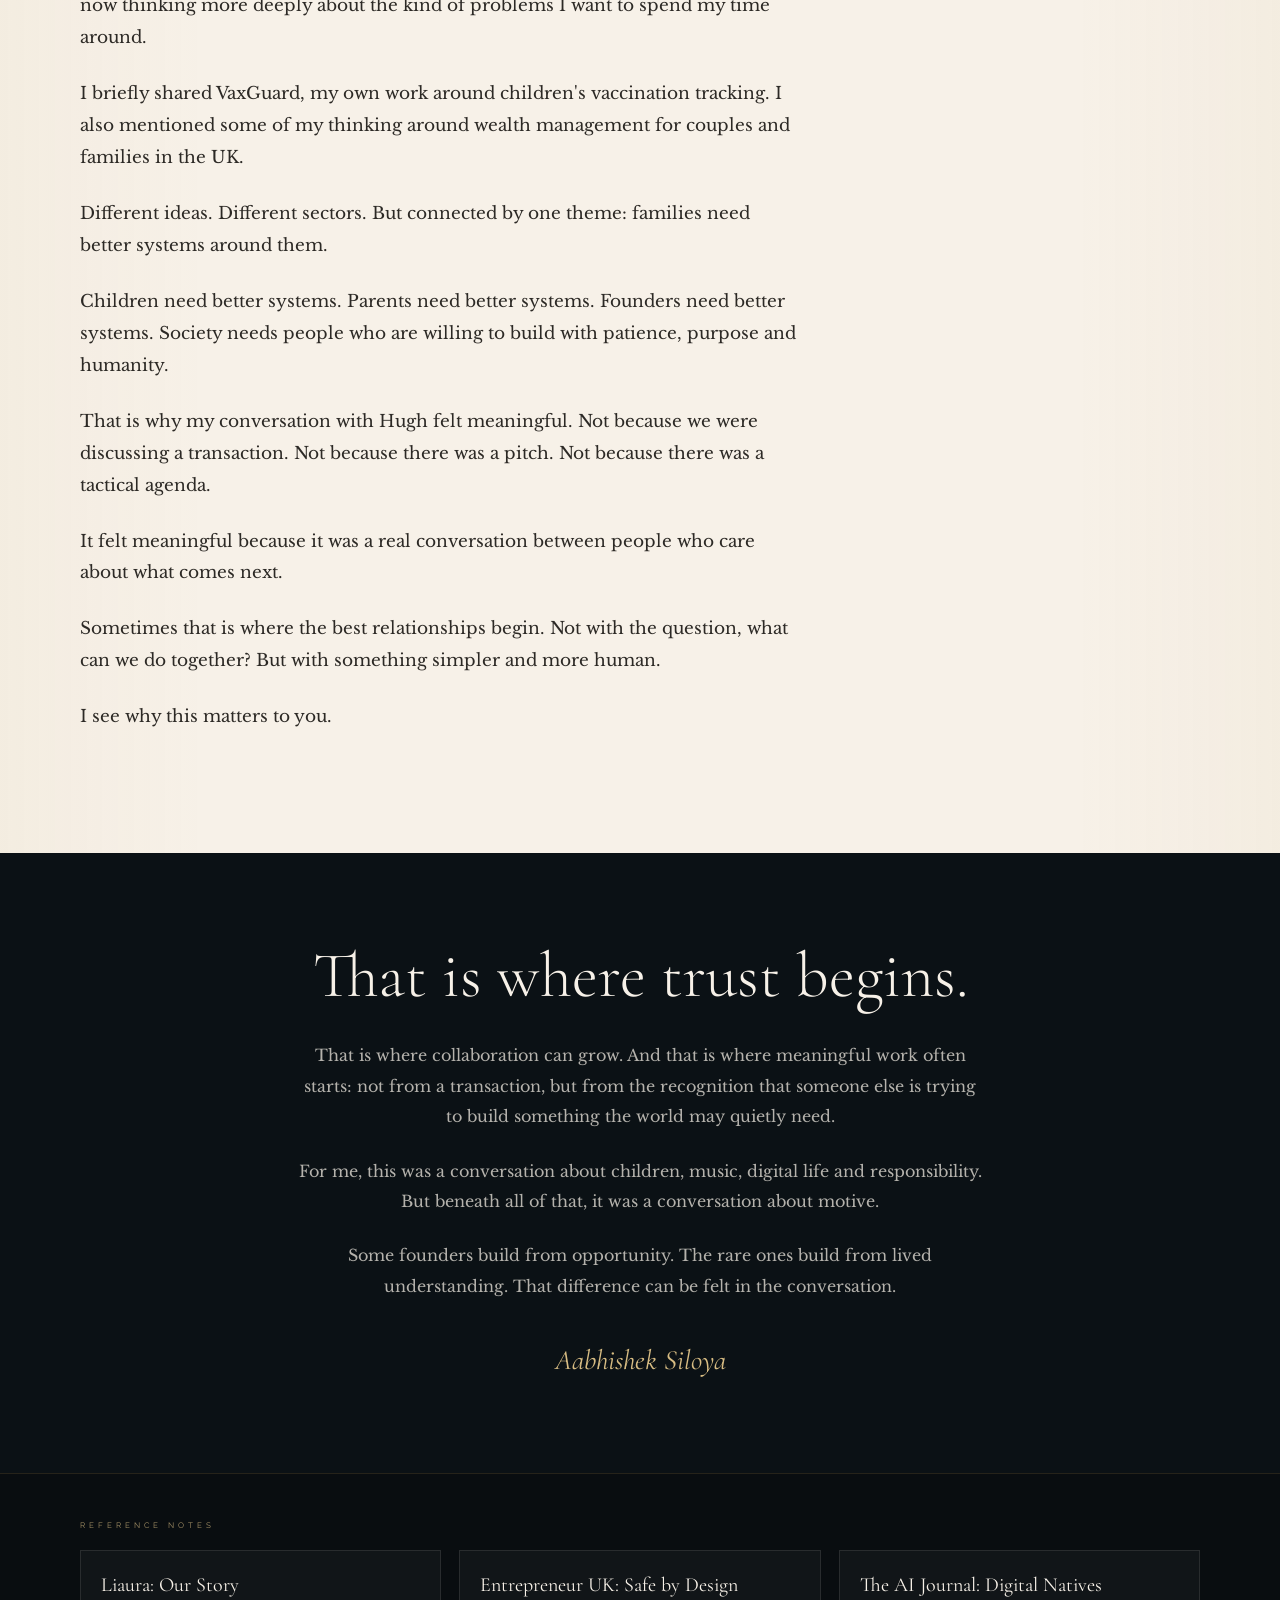
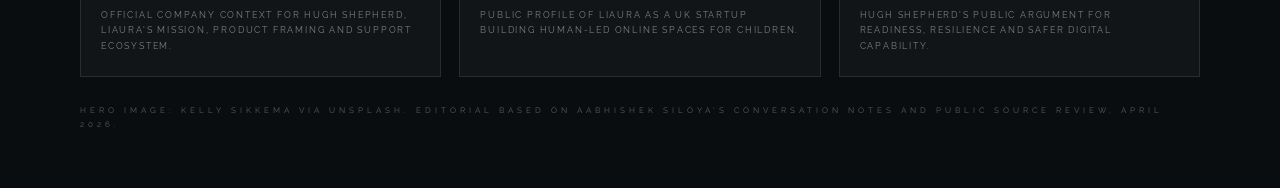
<file: essays/the-founder-building-a-kinder-internet-for-children.html>
<!DOCTYPE html>
<html lang="en">
<head>
<meta charset="UTF-8">
<meta name="viewport" content="width=device-width, initial-scale=1.0">
<title>The Founder Building a Kinder Internet for Children - The Bhuzen Brief</title>
<link rel="canonical" href="https://aabhisheksiloya.com/editorial/essays/the-founder-building-a-kinder-internet-for-children.html">
<link href="https://fonts.googleapis.com/css2?family=Cormorant+Garamond:ital,wght@0,300;0,400;0,500;0,600;1,300;1,400;1,500&family=Libre+Baskerville:ital,wght@0,400;0,700;1,400&family=Raleway:wght@200;300;400;500;600;700&display=swap" rel="stylesheet">
<style>
  *, *::before, *::after { margin: 0; padding: 0; box-sizing: border-box; }
  html { scroll-behavior: smooth; }

  :root {
    --night: #0b1115;
    --deep: #111b22;
    --blue: #162832;
    --paper: #f7f1e8;
    --paper-2: #ebe1d4;
    --ink: #1b1a18;
    --muted: #7d7167;
    --gold: #bc9555;
    --gold-soft: #d7bc83;
    --sage: #8ea899;
    --rose: #bd705d;
    --line: rgba(188,149,85,0.22);
  }

  body {
    background: var(--night);
    color: var(--paper);
    font-family: 'Libre Baskerville', Georgia, serif;
    overflow-x: hidden;
    -webkit-font-smoothing: antialiased;
  }

  a { color: inherit; text-decoration-thickness: 1px; text-underline-offset: 4px; }

  .masthead {
    position: fixed;
    top: 0;
    left: 0;
    right: 0;
    z-index: 20;
    display: flex;
    align-items: center;
    justify-content: space-between;
    padding: 22px 58px;
    pointer-events: none;
    background: linear-gradient(to bottom, rgba(11,17,21,0.86), rgba(11,17,21,0));
  }

  .masthead-logo,
  .masthead-issue,
  .kicker,
  .eyebrow,
  .meta-label,
  .source-kicker,
  .caption {
    font-family: 'Raleway', sans-serif;
    text-transform: uppercase;
    letter-spacing: 4px;
  }

  .masthead-logo {
    font-size: 10px;
    font-weight: 300;
    color: rgba(247,241,232,0.82);
    text-decoration: none;
    pointer-events: auto;
  }

  .masthead-logo span { color: var(--gold-soft); font-weight: 700; }

  .masthead-center {
    position: absolute;
    left: 50%;
    transform: translateX(-50%);
    display: flex;
    align-items: center;
    gap: 10px;
    opacity: 0.45;
  }

  .masthead-rule { width: 34px; height: 1px; background: var(--gold); }
  .masthead-dot {
    width: 5px;
    height: 5px;
    background: var(--gold);
    transform: rotate(45deg);
  }

  .masthead-issue {
    font-size: 8px;
    font-weight: 400;
    color: rgba(247,241,232,0.46);
  }

  .hero {
    position: relative;
    min-height: 100svh;
    overflow: hidden;
    display: grid;
    align-items: end;
    background: var(--night);
  }

  .hero-image {
    position: absolute;
    inset: 0;
    width: 100%;
    height: 100%;
    object-fit: cover;
    object-position: center 42%;
    filter: brightness(0.48) saturate(0.72);
    transform: scale(1.055);
    animation: heroSettle 16s ease-out forwards;
  }

  @keyframes heroSettle {
    to { transform: scale(1); }
  }

  .hero-veil {
    position: absolute;
    inset: 0;
    background:
      linear-gradient(to bottom, rgba(11,17,21,0.25) 0%, rgba(11,17,21,0.12) 32%, rgba(11,17,21,0.75) 78%, var(--night) 100%),
      linear-gradient(105deg, rgba(11,17,21,0.92) 0%, rgba(11,17,21,0.62) 39%, rgba(11,17,21,0.05) 72%);
  }

  .staff-lines {
    position: absolute;
    left: 0;
    right: 0;
    bottom: 16vh;
    height: 90px;
    opacity: 0.22;
    background:
      linear-gradient(to right, transparent, rgba(215,188,131,0.62), transparent) 0 10px / 100% 1px no-repeat,
      linear-gradient(to right, transparent, rgba(215,188,131,0.42), transparent) 0 30px / 100% 1px no-repeat,
      linear-gradient(to right, transparent, rgba(215,188,131,0.32), transparent) 0 50px / 100% 1px no-repeat,
      linear-gradient(to right, transparent, rgba(215,188,131,0.22), transparent) 0 70px / 100% 1px no-repeat;
  }

  .staff-lines::after {
    content: "";
    position: absolute;
    top: 19px;
    left: 13vw;
    width: 72vw;
    height: 38px;
    border-top: 1px solid rgba(142,168,153,0.55);
    border-radius: 50%;
    transform: rotate(-1.5deg);
  }

  .hero-content {
    position: relative;
    z-index: 2;
    width: min(1120px, calc(100% - 116px));
    margin: 0 auto;
    padding: 150px 0 78px;
  }

  @keyframes revealUp {
    from { opacity: 0; transform: translateY(22px); }
    to { opacity: 1; transform: translateY(0); }
  }

  .kicker {
    display: flex;
    align-items: center;
    gap: 14px;
    margin-bottom: 26px;
    color: var(--gold-soft);
    font-size: 9px;
    font-weight: 500;
  }

  .kicker::before {
    content: "";
    width: 46px;
    height: 1px;
    background: var(--gold);
  }

  .hero h1 {
    max-width: 1040px;
    color: var(--paper);
    font-family: 'Cormorant Garamond', serif;
    font-size: clamp(48px, 8.4vw, 112px);
    font-weight: 300;
    line-height: 0.92;
    letter-spacing: -1.5px;
  }

  .hero h1 em {
    color: var(--gold-soft);
    font-style: italic;
  }

  .hero-dek {
    max-width: 620px;
    margin-top: 28px;
    color: rgba(247,241,232,0.76);
    font-family: 'Cormorant Garamond', serif;
    font-size: clamp(20px, 2vw, 28px);
    font-style: italic;
    line-height: 1.55;
  }

  .hero-meta {
    display: flex;
    justify-content: space-between;
    gap: 28px;
    margin-top: 70px;
    padding-top: 24px;
    border-top: 1px solid rgba(188,149,85,0.2);
  }

  .meta-item { display: flex; flex-direction: column; gap: 6px; }
  .meta-item:nth-child(2) { text-align: center; }
  .meta-item:nth-child(3) { text-align: right; }
  .meta-label { color: rgba(215,188,131,0.72); font-size: 8px; }
  .meta-value {
    color: rgba(247,241,232,0.7);
    font-family: 'Cormorant Garamond', serif;
    font-size: 20px;
    line-height: 1.2;
  }

  .intro-band {
    background: var(--night);
    padding: 42px 58px 48px;
    border-top: 1px solid rgba(188,149,85,0.12);
    border-bottom: 1px solid rgba(188,149,85,0.12);
  }

  .intro-inner {
    max-width: 1120px;
    margin: 0 auto;
    display: grid;
    grid-template-columns: 0.72fr 1.28fr;
    gap: 56px;
    align-items: start;
  }

  .intro-small {
    color: rgba(247,241,232,0.46);
    font-family: 'Raleway', sans-serif;
    font-size: 10px;
    line-height: 1.9;
    letter-spacing: 2.6px;
    text-transform: uppercase;
  }

  .intro-statement {
    color: var(--paper);
    font-family: 'Cormorant Garamond', serif;
    font-size: clamp(30px, 4vw, 54px);
    font-weight: 300;
    line-height: 1.14;
  }

  .intro-statement em {
    color: var(--gold-soft);
    font-style: italic;
  }

  .paper {
    background:
      linear-gradient(90deg, rgba(188,149,85,0.05) 0, transparent 16%, transparent 84%, rgba(188,149,85,0.05) 100%),
      var(--paper);
    color: var(--ink);
    padding: 88px 58px 96px;
  }

  .article-shell {
    max-width: 1120px;
    margin: 0 auto;
    display: grid;
    grid-template-columns: minmax(0, 720px) 250px;
    gap: 86px;
    align-items: start;
  }

  article {
    font-size: 17px;
    line-height: 1.88;
  }

  .eyebrow {
    display: flex;
    align-items: center;
    gap: 12px;
    margin: 2px 0 20px;
    color: var(--rose);
    font-size: 8px;
    font-weight: 600;
  }

  .eyebrow::after {
    content: "";
    flex: 1;
    height: 1px;
    background: rgba(189,112,93,0.22);
  }

  .lead {
    color: #221e1a;
    font-family: 'Cormorant Garamond', serif;
    font-size: clamp(24px, 2.7vw, 34px);
    line-height: 1.45;
    margin-bottom: 30px;
  }

  article p {
    margin: 0 0 24px;
    color: #2c2925;
  }

  article h2 {
    margin: 58px 0 20px;
    color: #151a1b;
    font-family: 'Cormorant Garamond', serif;
    font-size: clamp(34px, 4vw, 54px);
    font-weight: 300;
    line-height: 1.05;
    letter-spacing: -0.4px;
  }

  article h2 em {
    color: var(--rose);
    font-style: italic;
  }

  .dropcap::first-letter {
    float: left;
    padding: 9px 10px 0 0;
    color: var(--gold);
    font-family: 'Cormorant Garamond', serif;
    font-size: 82px;
    line-height: 0.78;
  }

  .pull {
    position: relative;
    margin: 58px 0;
    padding: 44px 0 42px;
    border-top: 1px solid rgba(188,149,85,0.34);
    border-bottom: 1px solid rgba(188,149,85,0.34);
  }

  .pull::before {
    content: "";
    position: absolute;
    top: -5px;
    left: 0;
    width: 10px;
    height: 10px;
    background: var(--gold);
    transform: rotate(45deg);
  }

  .pull p {
    margin: 0;
    color: #131516;
    font-family: 'Cormorant Garamond', serif;
    font-size: clamp(31px, 4vw, 56px);
    font-style: italic;
    font-weight: 300;
    line-height: 1.14;
  }

  .aside {
    position: sticky;
    top: 112px;
    padding-left: 24px;
    border-left: 1px solid rgba(188,149,85,0.28);
  }

  .aside-title {
    color: var(--rose);
    font-family: 'Raleway', sans-serif;
    font-size: 8px;
    font-weight: 600;
    letter-spacing: 4px;
    text-transform: uppercase;
    margin-bottom: 22px;
  }

  .aside-line {
    color: #4e453d;
    font-family: 'Cormorant Garamond', serif;
    font-size: 23px;
    font-style: italic;
    line-height: 1.35;
    margin-bottom: 26px;
  }

  .aside-note {
    color: var(--muted);
    font-family: 'Raleway', sans-serif;
    font-size: 10px;
    line-height: 1.8;
    letter-spacing: 1.5px;
    text-transform: uppercase;
  }

  .interlude {
    position: relative;
    min-height: 72vh;
    display: grid;
    align-items: center;
    overflow: hidden;
    background: var(--deep);
    padding: 96px 58px;
  }

  .interlude::before {
    content: "";
    position: absolute;
    inset: 0;
    background:
      radial-gradient(circle at 20% 50%, rgba(188,149,85,0.14), transparent 34%),
      linear-gradient(120deg, rgba(11,17,21,0.95), rgba(22,40,50,0.82));
  }

  .interlude-lines {
    position: absolute;
    inset: 18% 0 auto;
    height: 230px;
    opacity: 0.28;
    background:
      linear-gradient(to right, transparent, rgba(247,241,232,0.42), transparent) 0 20px / 100% 1px no-repeat,
      linear-gradient(to right, transparent, rgba(247,241,232,0.32), transparent) 0 74px / 100% 1px no-repeat,
      linear-gradient(to right, transparent, rgba(247,241,232,0.22), transparent) 0 128px / 100% 1px no-repeat,
      linear-gradient(to right, transparent, rgba(247,241,232,0.16), transparent) 0 182px / 100% 1px no-repeat;
  }

  .interlude-inner {
    position: relative;
    z-index: 1;
    max-width: 980px;
    margin: 0 auto;
    text-align: center;
  }

  .interlude-mark {
    display: block;
    margin-bottom: 18px;
    color: rgba(215,188,131,0.56);
    font-family: 'Cormorant Garamond', serif;
    font-size: 120px;
    line-height: 0.65;
  }

  .interlude-text {
    color: var(--paper);
    font-family: 'Cormorant Garamond', serif;
    font-size: clamp(34px, 5.4vw, 76px);
    font-style: italic;
    font-weight: 300;
    line-height: 1.12;
  }

  .closing {
    background: var(--night);
    padding: 88px 58px 96px;
  }

  .closing-inner {
    max-width: 980px;
    margin: 0 auto;
    text-align: center;
  }

  .closing h2 {
    color: var(--paper);
    font-family: 'Cormorant Garamond', serif;
    font-size: clamp(36px, 5vw, 68px);
    font-weight: 300;
    line-height: 1.08;
    margin-bottom: 30px;
  }

  .closing p {
    max-width: 690px;
    margin: 0 auto 24px;
    color: rgba(247,241,232,0.72);
    font-size: 16px;
    line-height: 1.9;
  }

  .signature {
    margin-top: 42px;
    color: var(--gold-soft);
    font-family: 'Cormorant Garamond', serif;
    font-size: 28px;
    font-style: italic;
  }

  .sources {
    background: #090d10;
    padding: 46px 58px 56px;
    border-top: 1px solid rgba(188,149,85,0.16);
  }

  .sources-inner {
    max-width: 1120px;
    margin: 0 auto;
  }

  .source-kicker {
    color: rgba(215,188,131,0.76);
    font-size: 8px;
    margin-bottom: 20px;
  }

  .source-grid {
    display: grid;
    grid-template-columns: repeat(3, 1fr);
    gap: 18px;
  }

  .source {
    min-height: 112px;
    padding: 22px 20px;
    border: 1px solid rgba(247,241,232,0.1);
    background: rgba(247,241,232,0.03);
    transition: transform 180ms ease, border-color 180ms ease, background 180ms ease;
  }

  .source:hover {
    transform: translateY(-3px);
    border-color: rgba(215,188,131,0.34);
    background: rgba(247,241,232,0.055);
  }

  .source a {
    color: var(--paper);
    font-family: 'Cormorant Garamond', serif;
    font-size: 20px;
    line-height: 1.25;
    text-decoration: none;
  }

  .source p {
    margin-top: 10px;
    color: rgba(247,241,232,0.48);
    font-family: 'Raleway', sans-serif;
    font-size: 9px;
    letter-spacing: 1.8px;
    line-height: 1.7;
    text-transform: uppercase;
  }

  .caption {
    margin-top: 26px;
    color: rgba(247,241,232,0.35);
    font-size: 8px;
    line-height: 1.8;
  }

  @media (prefers-reduced-motion: reduce) {
    *, *::before, *::after {
      animation-duration: 1ms !important;
      animation-iteration-count: 1 !important;
      scroll-behavior: auto !important;
      transition-duration: 1ms !important;
    }
  }

  @media (max-width: 940px) {
    .masthead { padding: 18px 24px; }
    .masthead-center, .masthead-issue { display: none; }
    .hero-content { width: calc(100% - 48px); padding: 112px 0 42px; }
    .hero-meta { display: grid; grid-template-columns: 1fr; margin-top: 34px; }
    .meta-item, .meta-item:nth-child(2), .meta-item:nth-child(3) { text-align: left; }
    .intro-band, .paper, .interlude, .closing, .sources { padding-left: 24px; padding-right: 24px; }
    .intro-inner, .article-shell { grid-template-columns: 1fr; gap: 34px; }
    .aside { position: relative; top: auto; padding: 24px 0 0; border-left: 0; border-top: 1px solid rgba(188,149,85,0.28); }
    .source-grid { grid-template-columns: 1fr; }
  }

  @media (max-width: 620px) {
    .hero { min-height: 100svh; }
    .hero h1 { letter-spacing: -0.5px; }
    .hero-dek { font-size: 20px; }
    .hero-meta { display: none; }
    .intro-statement { font-size: 31px; }
    article { font-size: 16px; line-height: 1.82; }
    article h2 { margin-top: 46px; }
    .pull { margin: 44px 0; }
    .interlude { min-height: 62vh; }
    .interlude-mark { font-size: 84px; }
  }
</style>
</head>
<body>

<header class="masthead">
  <a class="masthead-logo" href="../" aria-label="Back to The Bhuzen Brief landing page">The Bhuzen <span>Brief</span></a>
  <div class="masthead-center">
    <div class="masthead-rule"></div>
    <div class="masthead-dot"></div>
    <div class="masthead-rule"></div>
  </div>
  <div class="masthead-issue">Featured Editorial &middot; April 2026</div>
</header>

<section class="hero">
  <img class="hero-image" src="../assets/images/hugh-liaura-child-tablet-kelly-sikkema.jpg" alt="A child learning with a tablet at a desk">
  <div class="hero-veil"></div>
  <div class="staff-lines" aria-hidden="true"></div>
  <div class="hero-content">
    <div class="kicker">Conversation</div>
    <h1>The Founder Building a <em>Kinder Internet</em> for Children</h1>
    <p class="hero-dek">A 30-minute conversation with Hugh Shepherd, founder of Liaura, became something more personal: a reflection on music, childhood, safety, and the digital world our children are walking into.</p>
    <div class="hero-meta">
      <div class="meta-item">
        <span class="meta-label">Written by</span>
        <span class="meta-value">Aabhishek Siloya</span>
      </div>
      <div class="meta-item">
        <span class="meta-label">Subject</span>
        <span class="meta-value">Hugh Shepherd, Liaura</span>
      </div>
      <div class="meta-item">
        <span class="meta-label">Place</span>
        <span class="meta-value">Somewhere between fatherhood and founding</span>
      </div>
    </div>
  </div>
</section>

<section class="intro-band">
  <div class="intro-inner">
    <p class="intro-small">This was not a product conversation. It was a conversation about why a person chooses to build for children.</p>
    <p class="intro-statement">Some conversations do not feel like networking. They feel like a small window into <em>why someone is building</em> what they are building.</p>
  </div>
</section>

<section class="paper">
  <div class="article-shell">
    <article>
      <div class="eyebrow">Opening</div>
      <p class="lead">That is how my conversation with Hugh Shepherd felt.</p>

      <p class="dropcap">I reached out because of the work Hugh is doing through Liaura, a child-first digital platform focused on safer, more positive spaces for children to connect, learn and grow. But the real reason was more personal than professional.</p>

      <p>I am a father of two children, Dante and Samaira. They are eight and six. So when I see someone building for children, for the next generation, and for the kind of digital world they will grow into, I do not see it as just another founder story.</p>

      <p>I see it as something that sits close to home.</p>

      <p>That was the spirit in which the conversation began. Very natural. Very easy. No heavy agenda. Just two people speaking openly about life, children, technology, purpose, and why some problems are too important to ignore.</p>

      <h2>The founder behind <em>the mission</em></h2>

      <p>What struck me most about Hugh was not only what he is building. It was where it seems to come from.</p>

      <p>As he shared his story, I got the sense that this mission did not arrive suddenly. It has been forming quietly for years. From an early age, Hugh had seen and experienced difficult moments. He had observed life closely. He had understood, in his own way, what it means for a young person to need safety, expression, identity and belonging.</p>

      <p>And through that journey, music became an anchor.</p>

      <p>Not simply as a subject. Not simply as a career path. But as a way of finding rhythm, meaning, energy and connection. He went deep into music, specialised in it, worked with it, taught it, and brought it into schools.</p>

      <p>That part of the conversation stayed with me because when music enters a child's world in the right way, it does something very special. It changes the room. It changes the mood. It gives children a way to feel something before they can explain it. It creates joy, confidence and presence.</p>

      <div class="pull">
        <p>The future of digital childhood cannot only be about restriction. It has to be about creating better spaces before children are pushed into broken ones.</p>
      </div>

      <p>I told Hugh about Dante's Year 3 teacher, who used to play guitar in class. Sometimes he would use music to explain, sometimes to energise, sometimes simply to lift the children's day.</p>

      <p>I still remember how much the children enjoyed it.</p>

      <p>It was not complicated. It was not a big system. It was simply a human being bringing music into the learning experience, and the whole atmosphere changed.</p>

      <p>That is the power of music. It can take a child beyond the noise around them and bring them into the moment. It can turn an ordinary school day into something they remember.</p>

      <p>Listening to Hugh, I could see that this was not separate from what he is building now. It was part of the same thread.</p>

      <h2>From music to <em>digital childhood</em></h2>

      <p>Hugh's journey moved through music, education, schools, technology and entrepreneurship. But the deeper pattern was clear.</p>

      <p>He has spent a long time around children, creativity and learning. He has seen what happens when young people are given the right environment. And he has also seen what happens when they are not.</p>

      <p>That is why Liaura is interesting.</p>

      <p>Because it is not simply trying to say, keep children away from the internet. That would be too easy. It is also not trying to copy adult social media and make it slightly safer. That would not be enough.</p>

      <p>The bigger question is this: what kind of digital environment should children experience first?</p>

      <p>That is a better question. And it is a harder one.</p>

      <p>Safety has to be the foundation. Parents and guardians need to know that their children are protected. That should be non-negotiable. But once safety is in place, the next question is about what children are learning inside that environment.</p>

      <p>Are they becoming more responsible? More resilient? More informed? More thoughtful? More confident? Are they learning how to behave in digital spaces before being thrown into platforms that were never designed for them?</p>

      <p>That was one of the strongest points from the conversation. This is not just about chat. It is about environment.</p>

      <p>It is about giving children a place where they can connect, learn, play and grow without being exposed too early to the pressures, noise and risks of adult digital spaces.</p>
    </article>

    <aside class="aside">
      <div class="aside-title">What Stayed</div>
      <p class="aside-line">A musician by passion. An educator by experience. A founder by conviction.</p>
      <p class="aside-note">The article is intentionally written as a human reflection, not as diligence, promotion, or a founder profile.</p>
    </aside>
  </div>
</section>

<section class="interlude">
  <div class="interlude-lines" aria-hidden="true"></div>
  <div class="interlude-inner">
    <span class="interlude-mark">&ldquo;</span>
    <p class="interlude-text">The next generation will not grow up outside technology. They will grow up through it.</p>
  </div>
</section>

<section class="paper">
  <div class="article-shell">
    <article>
      <div class="eyebrow">Reflection</div>
      <h2>A founder with compassion, <em>conviction and honesty</em></h2>

      <p class="lead">The thing I appreciated about Hugh is that he does not come across as someone simply chasing a startup idea.</p>

      <p>There is compassion in the work. There is conviction. There is honesty. And there is a clear sense of grassroots impact.</p>

      <p>That matters because some missions cannot be built only from spreadsheets. Of course, a company needs commercial clarity. It needs product discipline. It needs execution, trust, adoption and scale. But when the audience is children, the foundation has to be deeper than a market opportunity.</p>

      <p>It has to come from responsibility.</p>

      <p>That is what I felt in the conversation. A musician by passion. An educator by experience. A founder by conviction. Someone trying to build something that could help children step into the digital world with more safety, confidence and care.</p>

      <p>That is not a small ambition. It is foundational work.</p>

      <h2>Why this conversation <em>stayed with me</em></h2>

      <p>In the last few minutes, we also touched on my own journey. From Jhansi, Uttar Pradesh in India, to London. From working, building, settling and founding, to now thinking more deeply about the kind of problems I want to spend my time around.</p>

      <p>I briefly shared VaxGuard, my own work around children's vaccination tracking. I also mentioned some of my thinking around wealth management for couples and families in the UK.</p>

      <p>Different ideas. Different sectors. But connected by one theme: families need better systems around them.</p>

      <p>Children need better systems. Parents need better systems. Founders need better systems. Society needs people who are willing to build with patience, purpose and humanity.</p>

      <p>That is why my conversation with Hugh felt meaningful. Not because we were discussing a transaction. Not because there was a pitch. Not because there was a tactical agenda.</p>

      <p>It felt meaningful because it was a real conversation between people who care about what comes next.</p>

      <p>Sometimes that is where the best relationships begin. Not with the question, what can we do together? But with something simpler and more human.</p>

      <p>I see why this matters to you.</p>
    </article>

    <aside class="aside">
      <div class="aside-title">Editorial Note</div>
      <p class="aside-line">Care is not softness. In this space, care is the architecture.</p>
      <p class="aside-note">Liaura's public materials describe a supervised, human-led digital space centred on safety, inclusion and emotional intelligence.</p>
    </aside>
  </div>
</section>

<section class="closing">
  <div class="closing-inner">
    <h2>That is where trust begins.</h2>
    <p>That is where collaboration can grow. And that is where meaningful work often starts: not from a transaction, but from the recognition that someone else is trying to build something the world may quietly need.</p>
    <p>For me, this was a conversation about children, music, digital life and responsibility. But beneath all of that, it was a conversation about motive.</p>
    <p>Some founders build from opportunity. The rare ones build from lived understanding. That difference can be felt in the conversation.</p>
    <div class="signature">Aabhishek Siloya</div>
  </div>
</section>

<footer class="sources">
  <div class="sources-inner">
    <div class="source-kicker">Reference Notes</div>
    <div class="source-grid">
      <div class="source">
        <a href="https://www.liaura.app/about">Liaura: Our Story</a>
        <p>Official company context for Hugh Shepherd, Liaura's mission, product framing and support ecosystem.</p>
      </div>
      <div class="source">
        <a href="https://www.entrepreneur.com/en-gb/social-media/safe-by-design/496451">Entrepreneur UK: Safe by Design</a>
        <p>Public profile of Liaura as a UK startup building human-led online spaces for children.</p>
      </div>
      <div class="source">
        <a href="https://aijourn.com/children-are-becoming-digital-natives-lets-give-them-the-tools-to-thrive/">The AI Journal: Digital Natives</a>
        <p>Hugh Shepherd's public argument for readiness, resilience and safer digital capability.</p>
      </div>
    </div>
    <p class="caption">Hero image: Kelly Sikkema via Unsplash. Editorial based on Aabhishek Siloya's conversation notes and public source review, April 2026.</p>
  </div>
</footer>

</body>
</html>
</file>
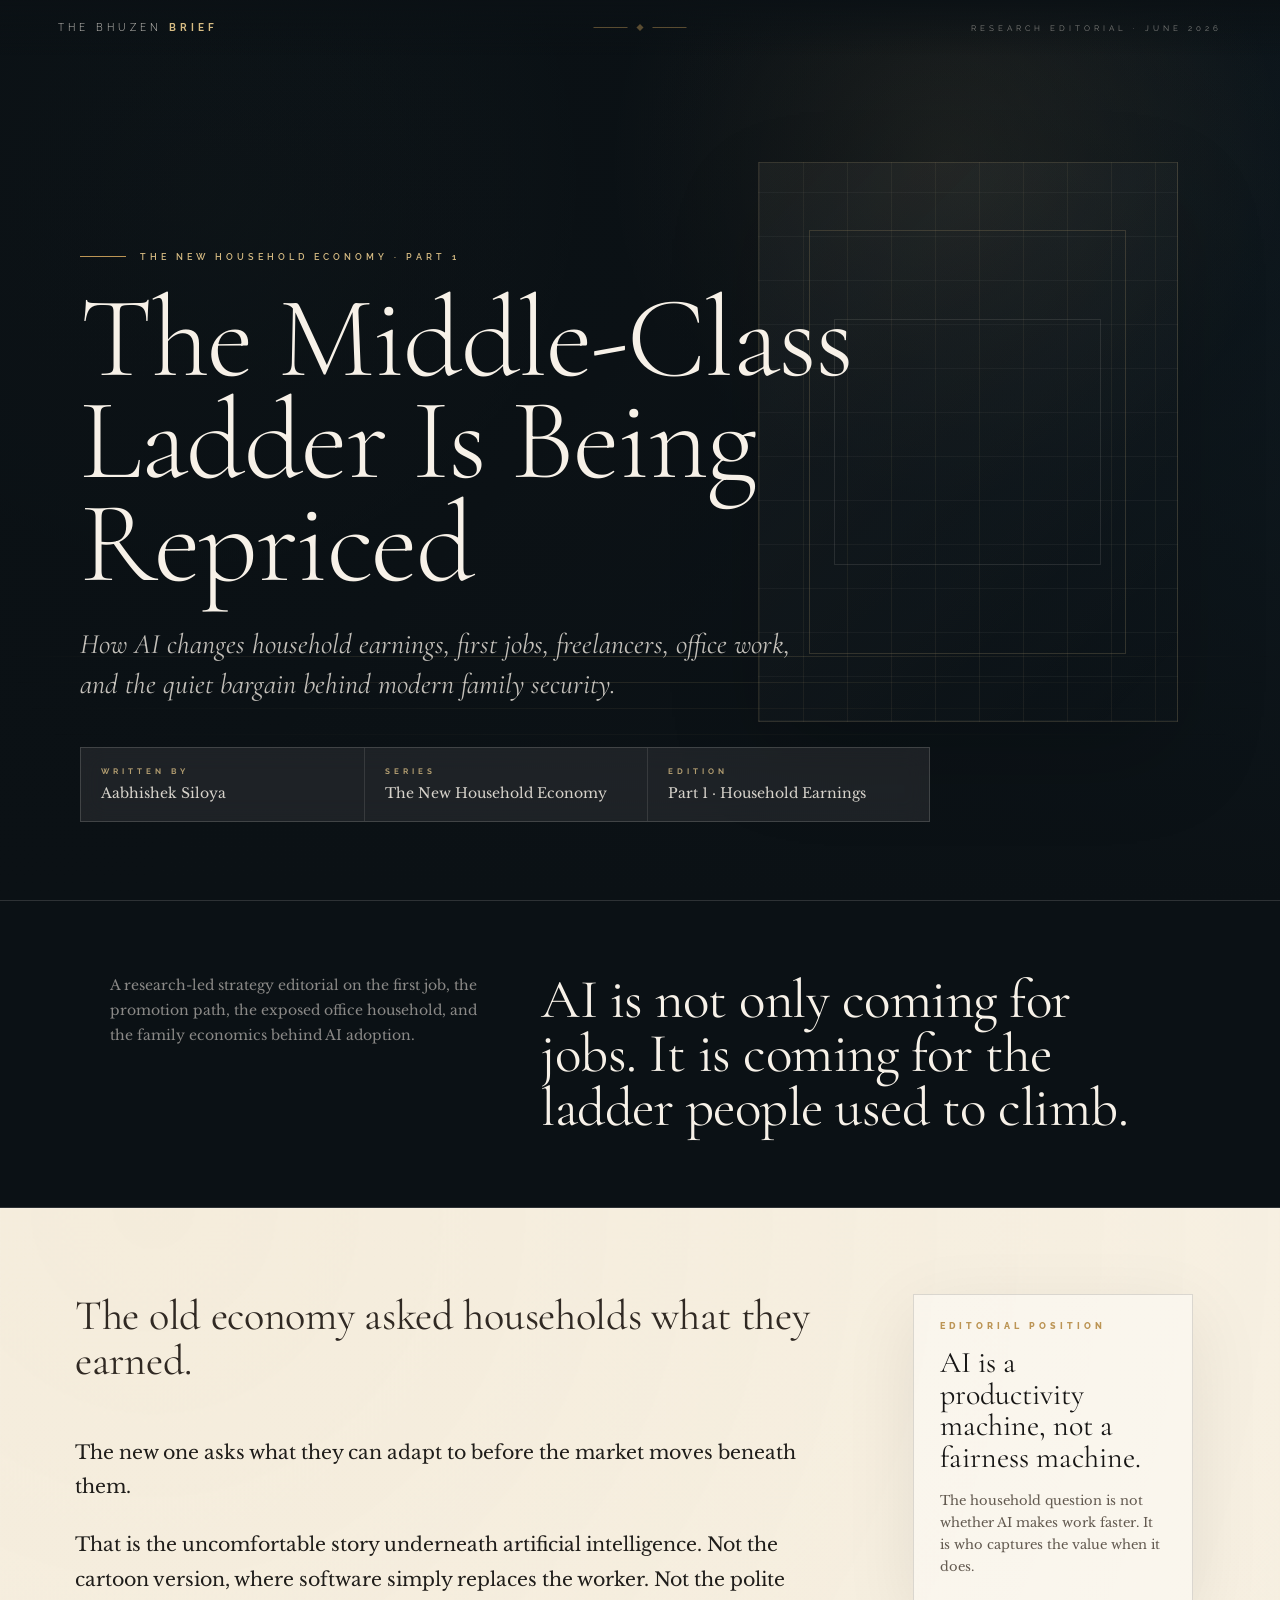
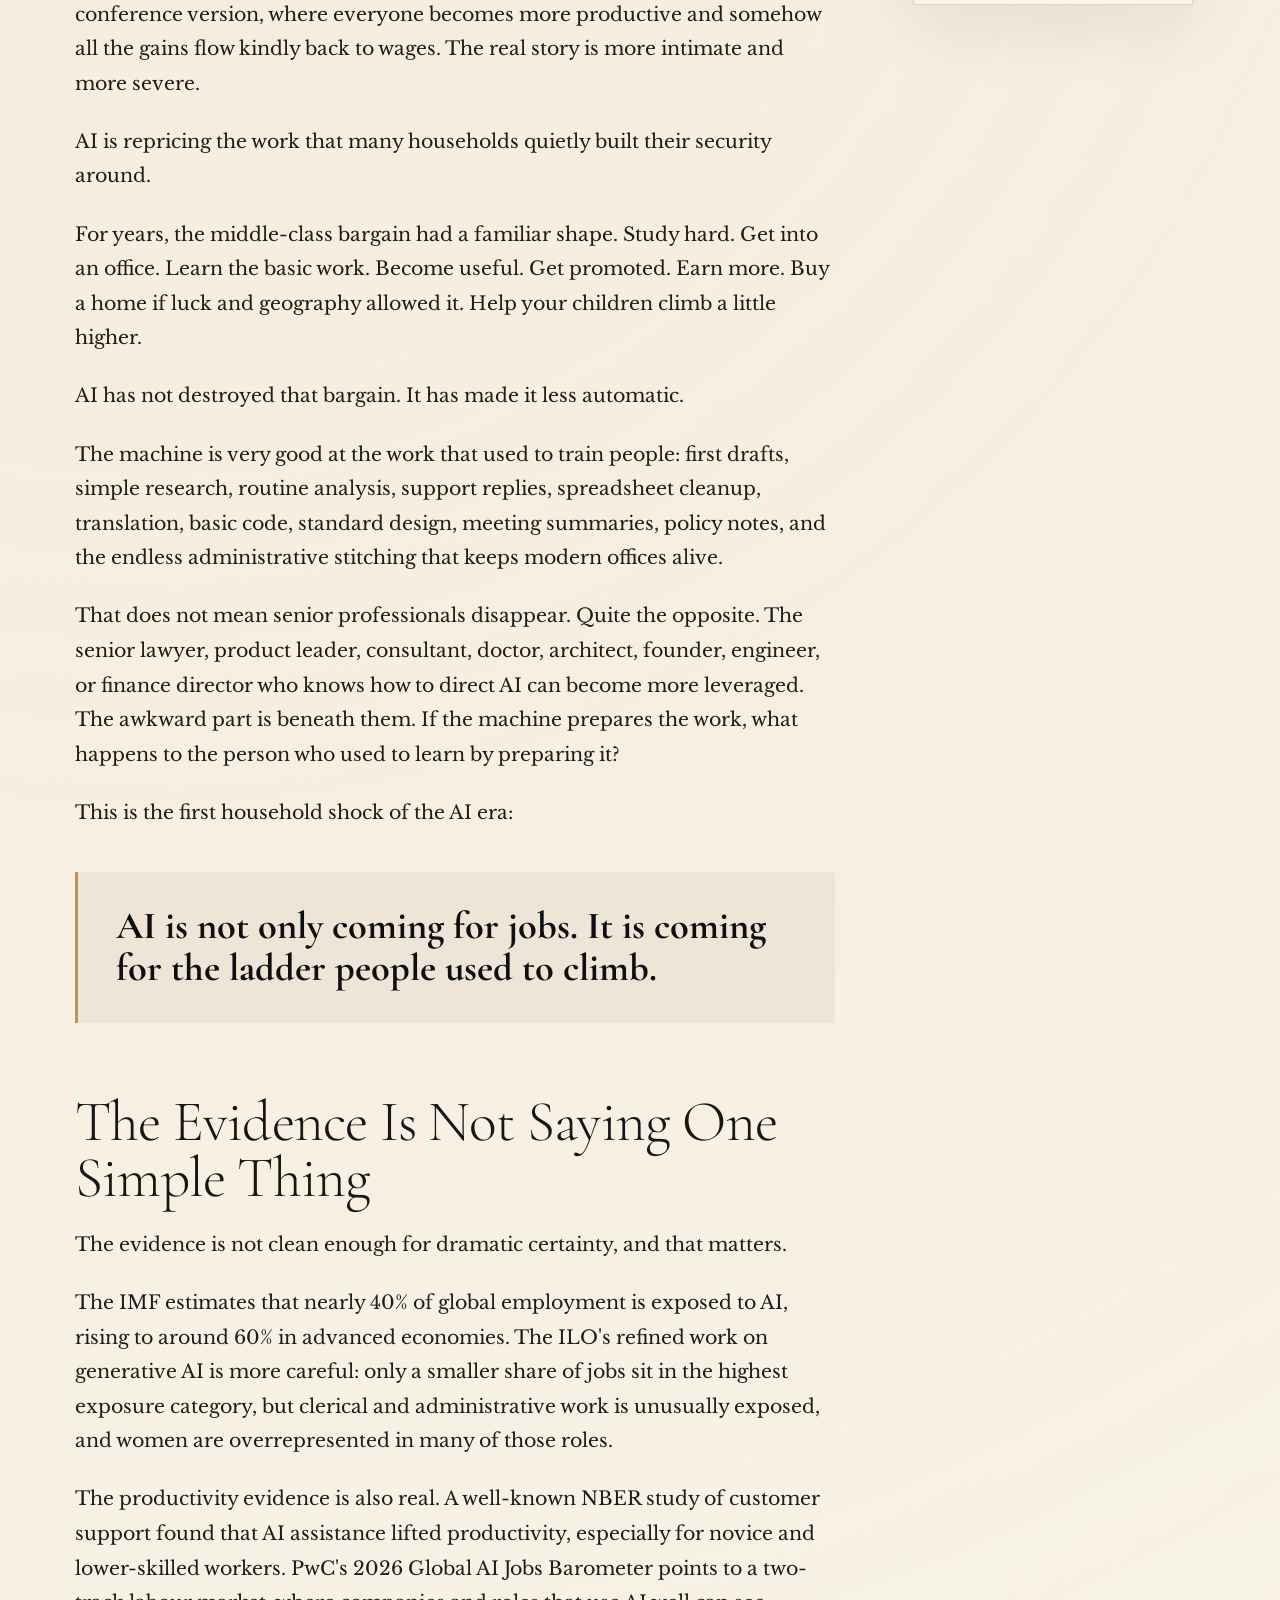
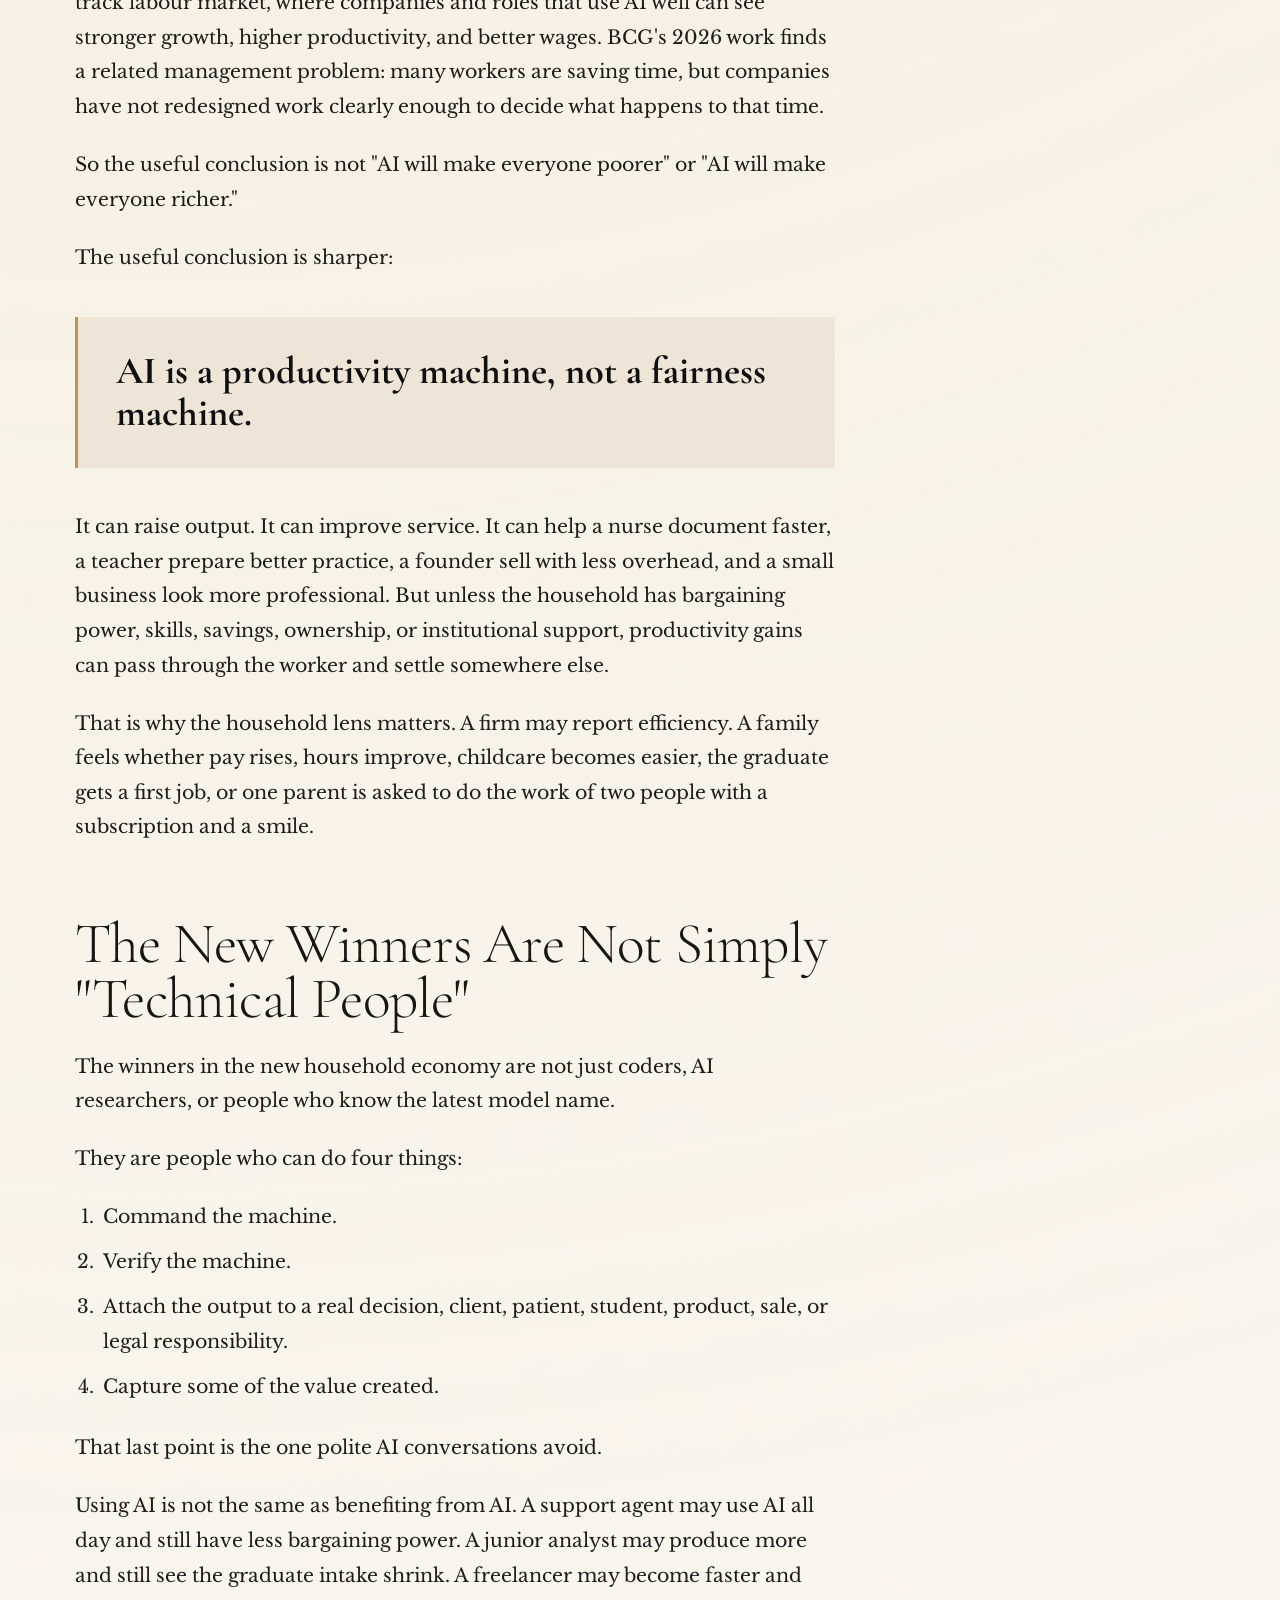
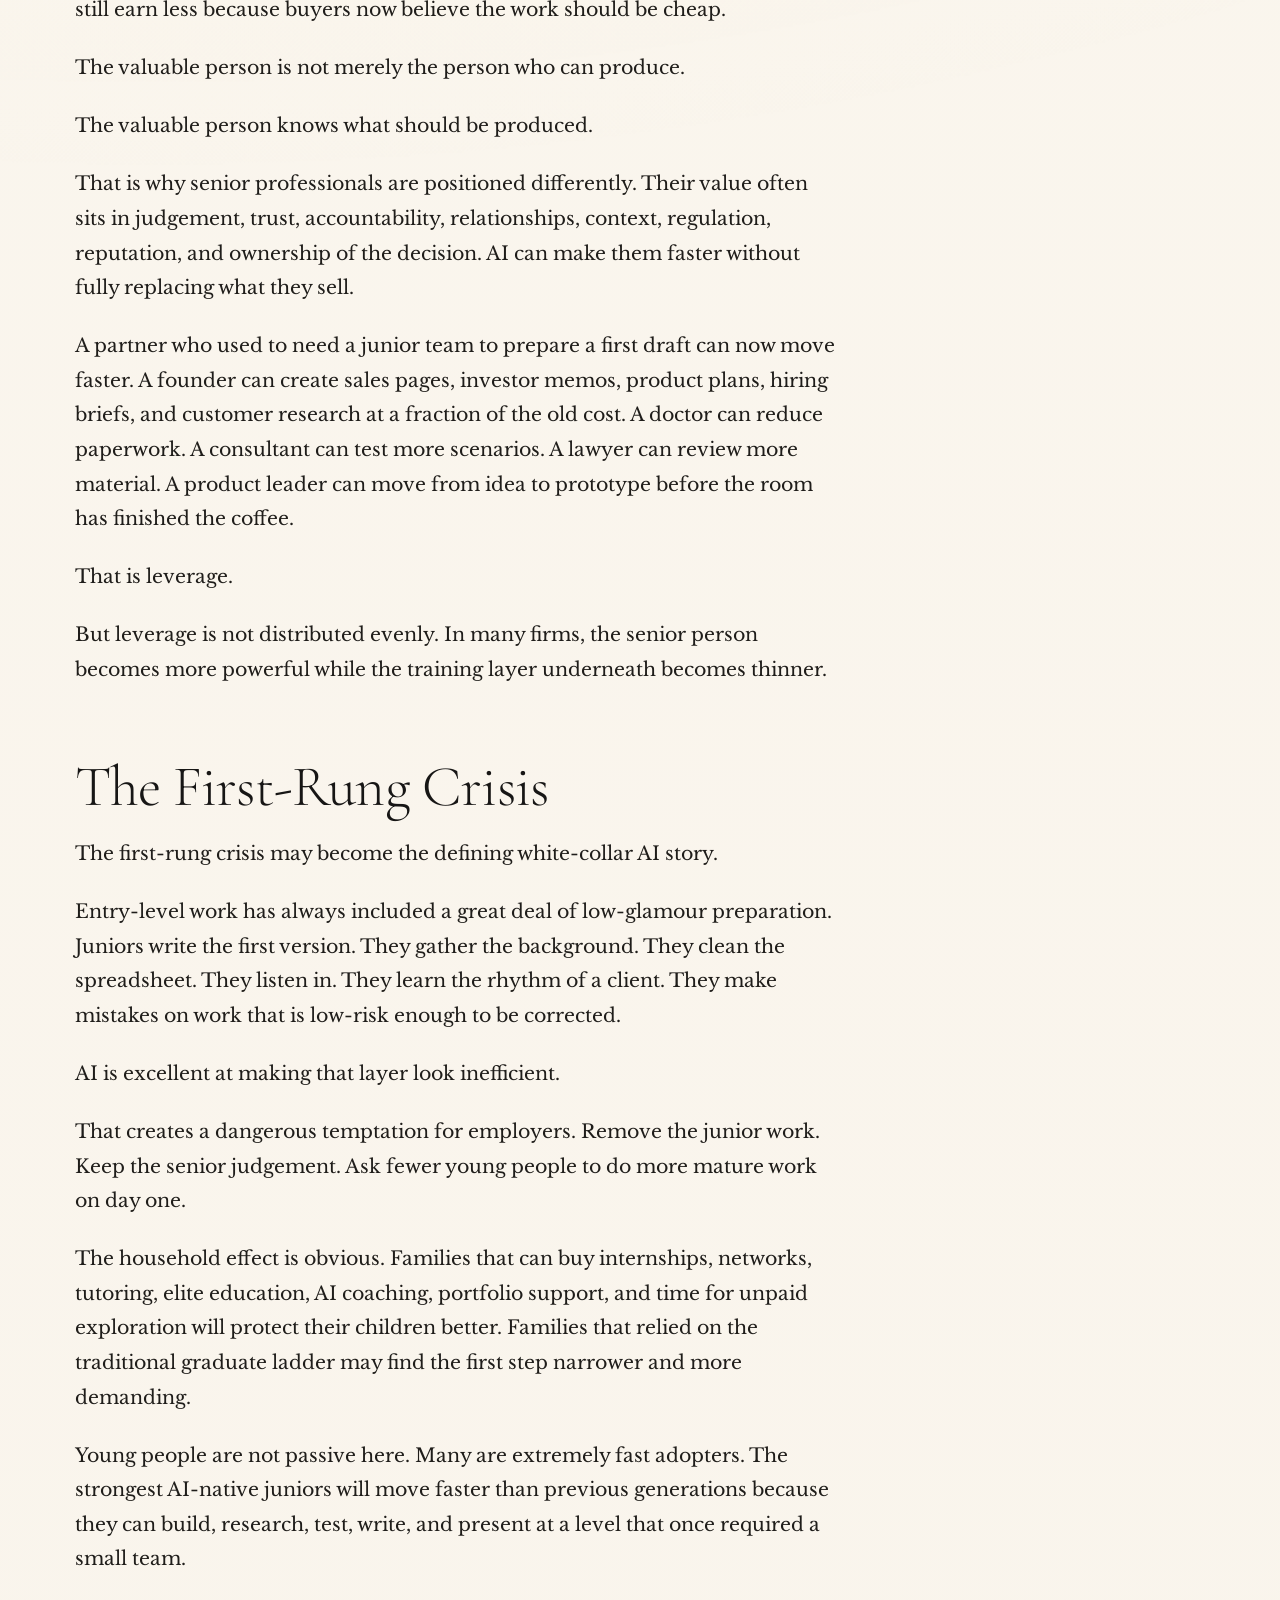
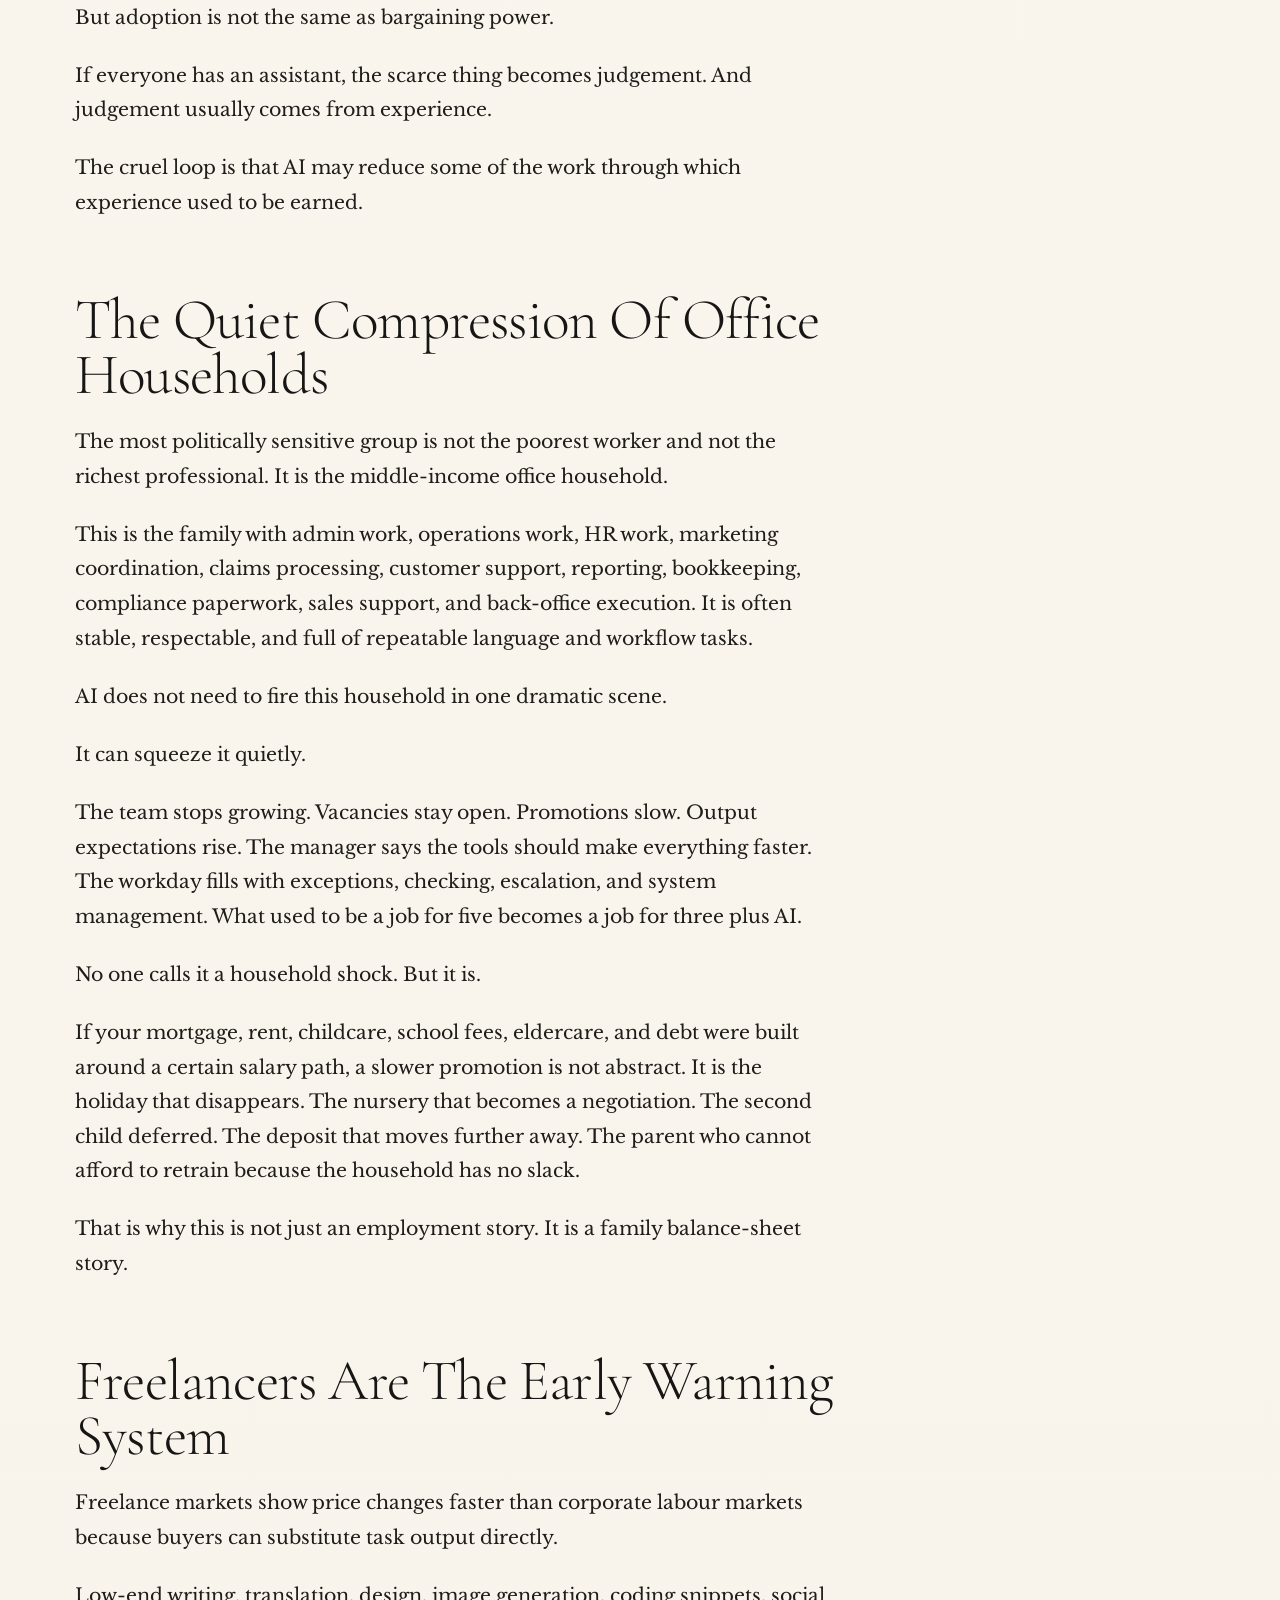
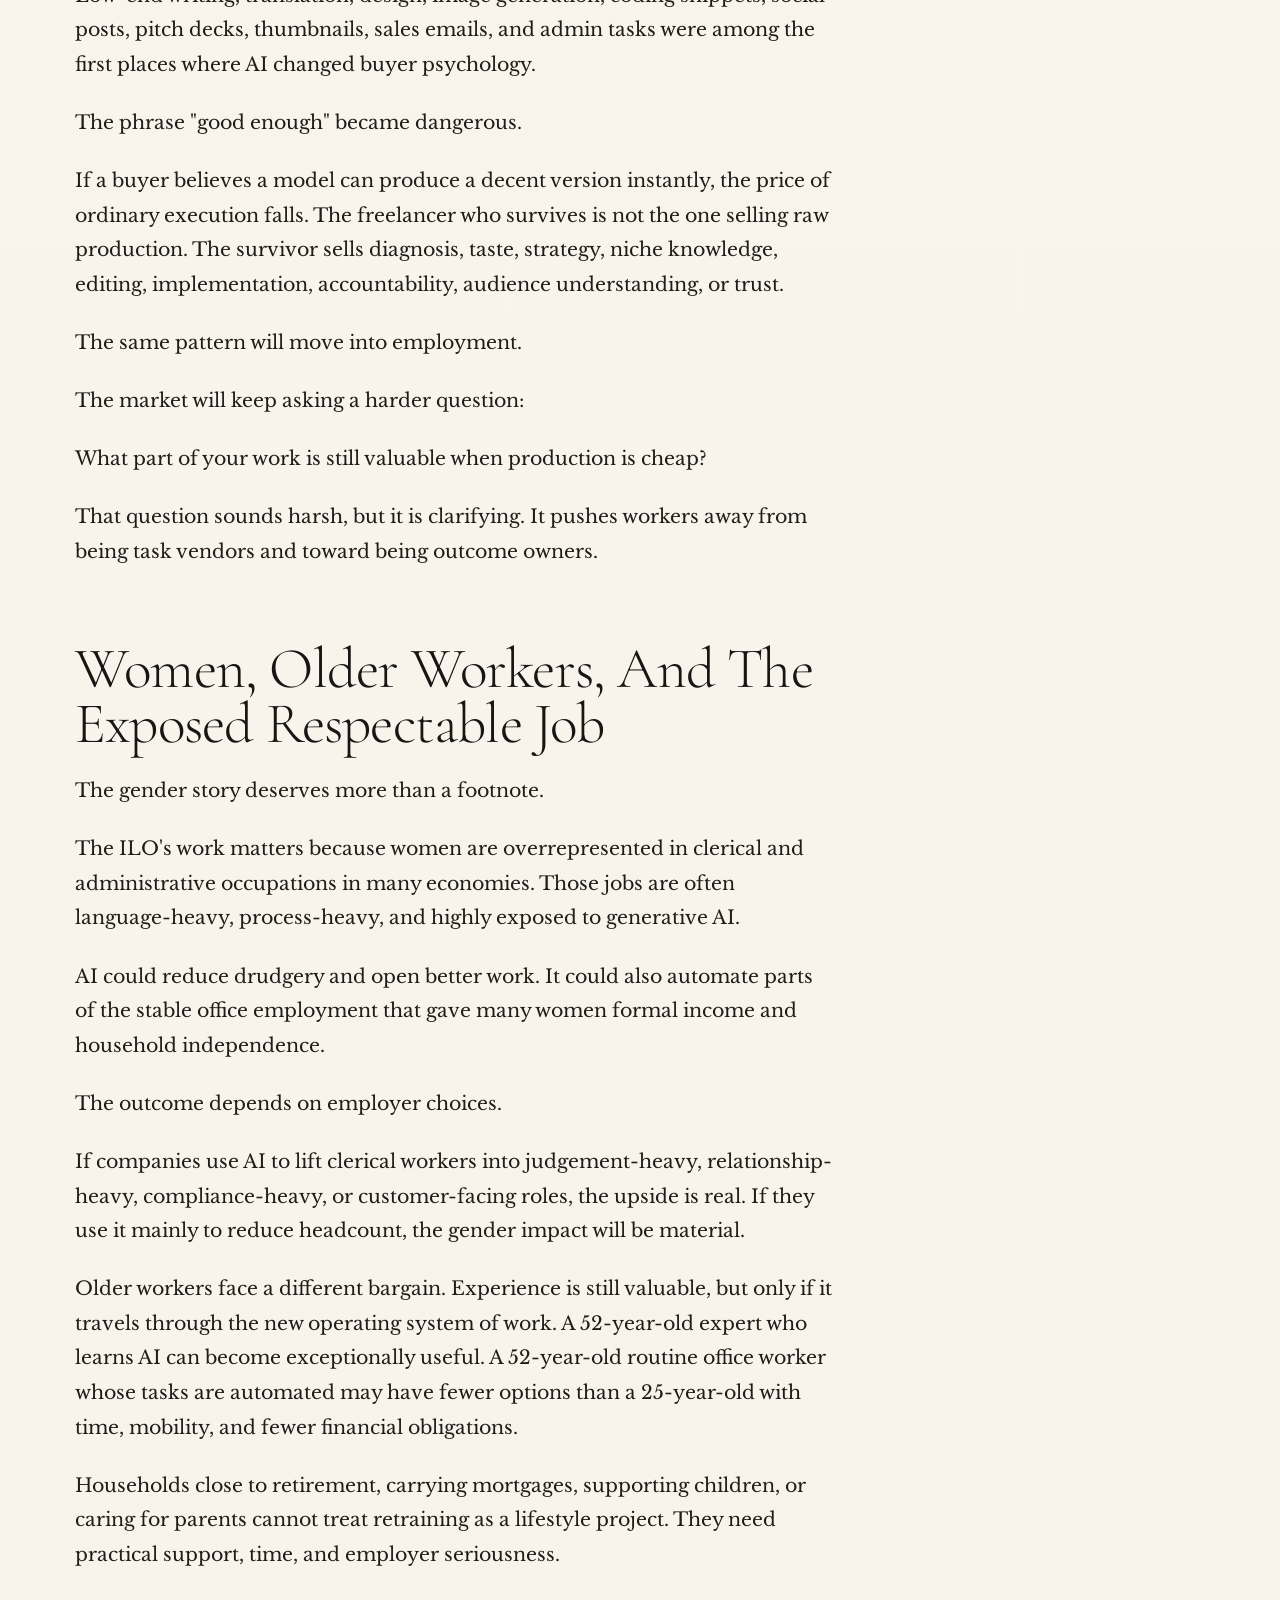
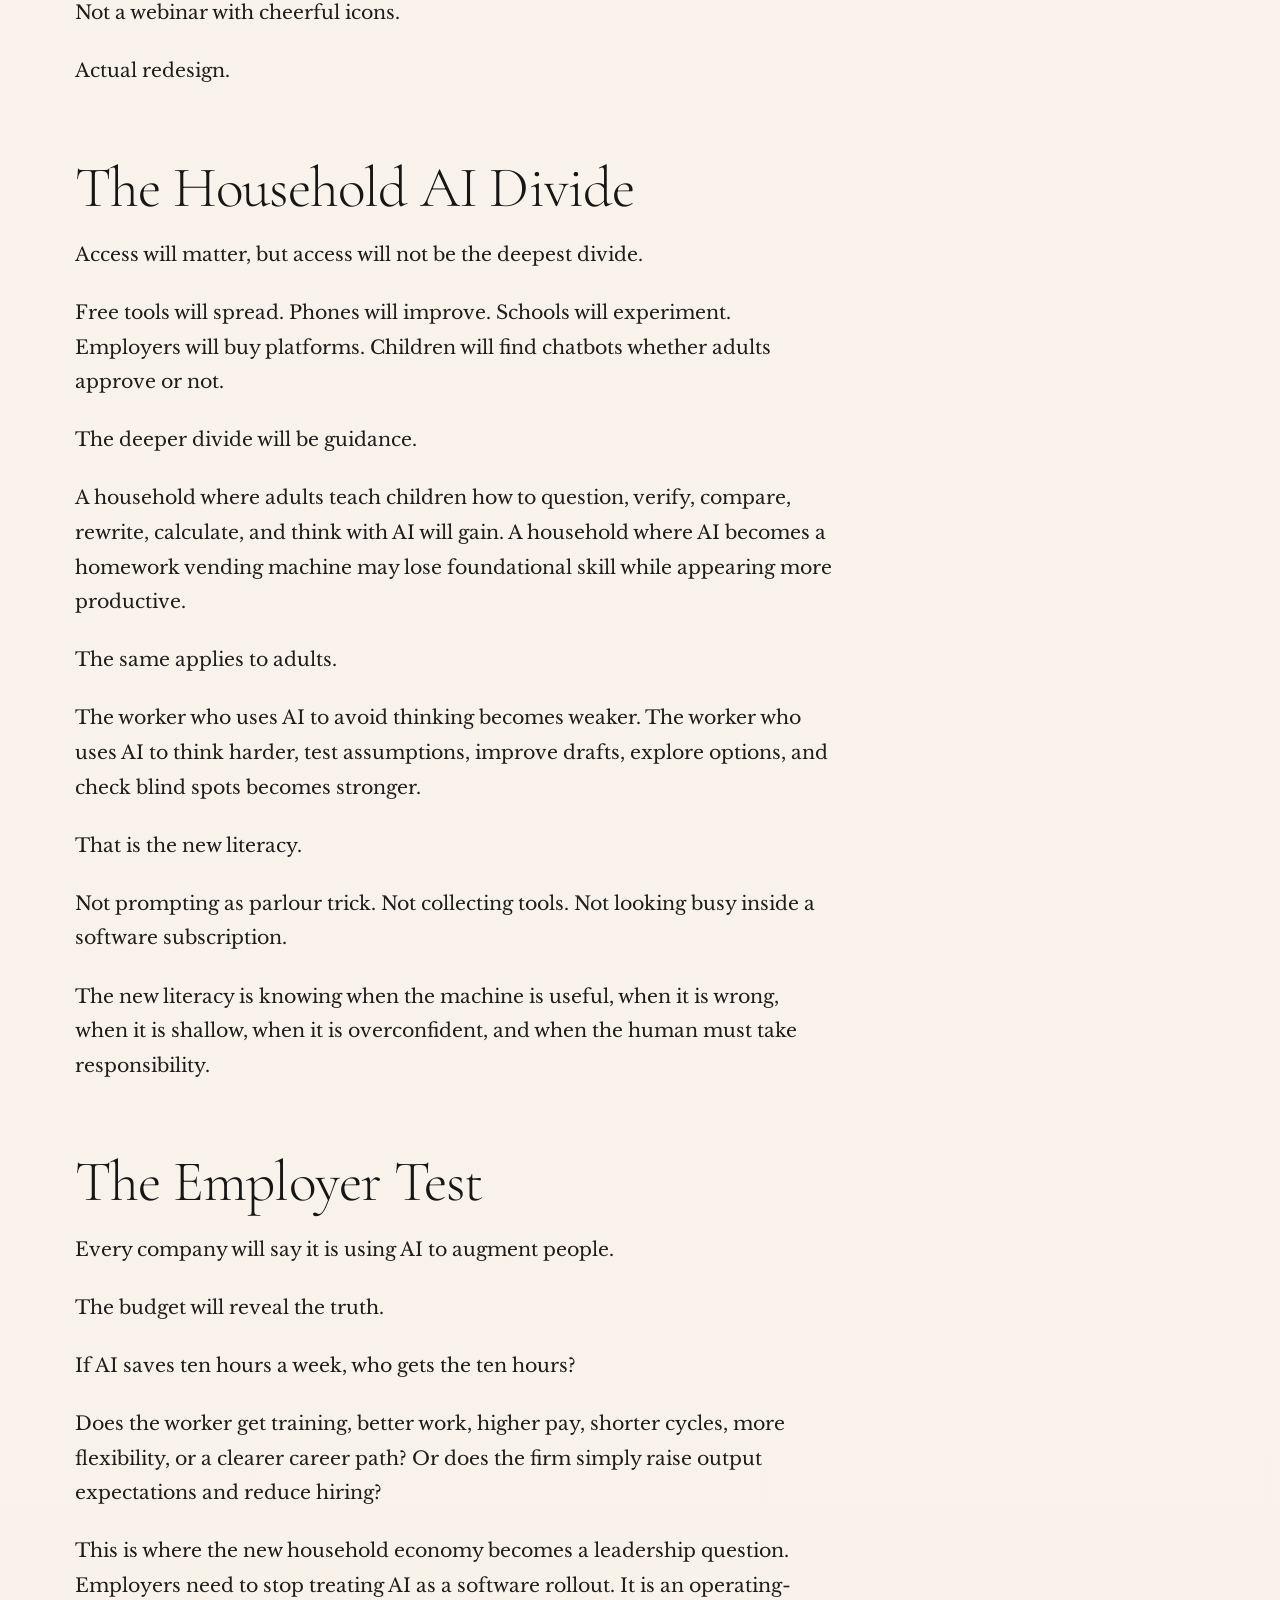
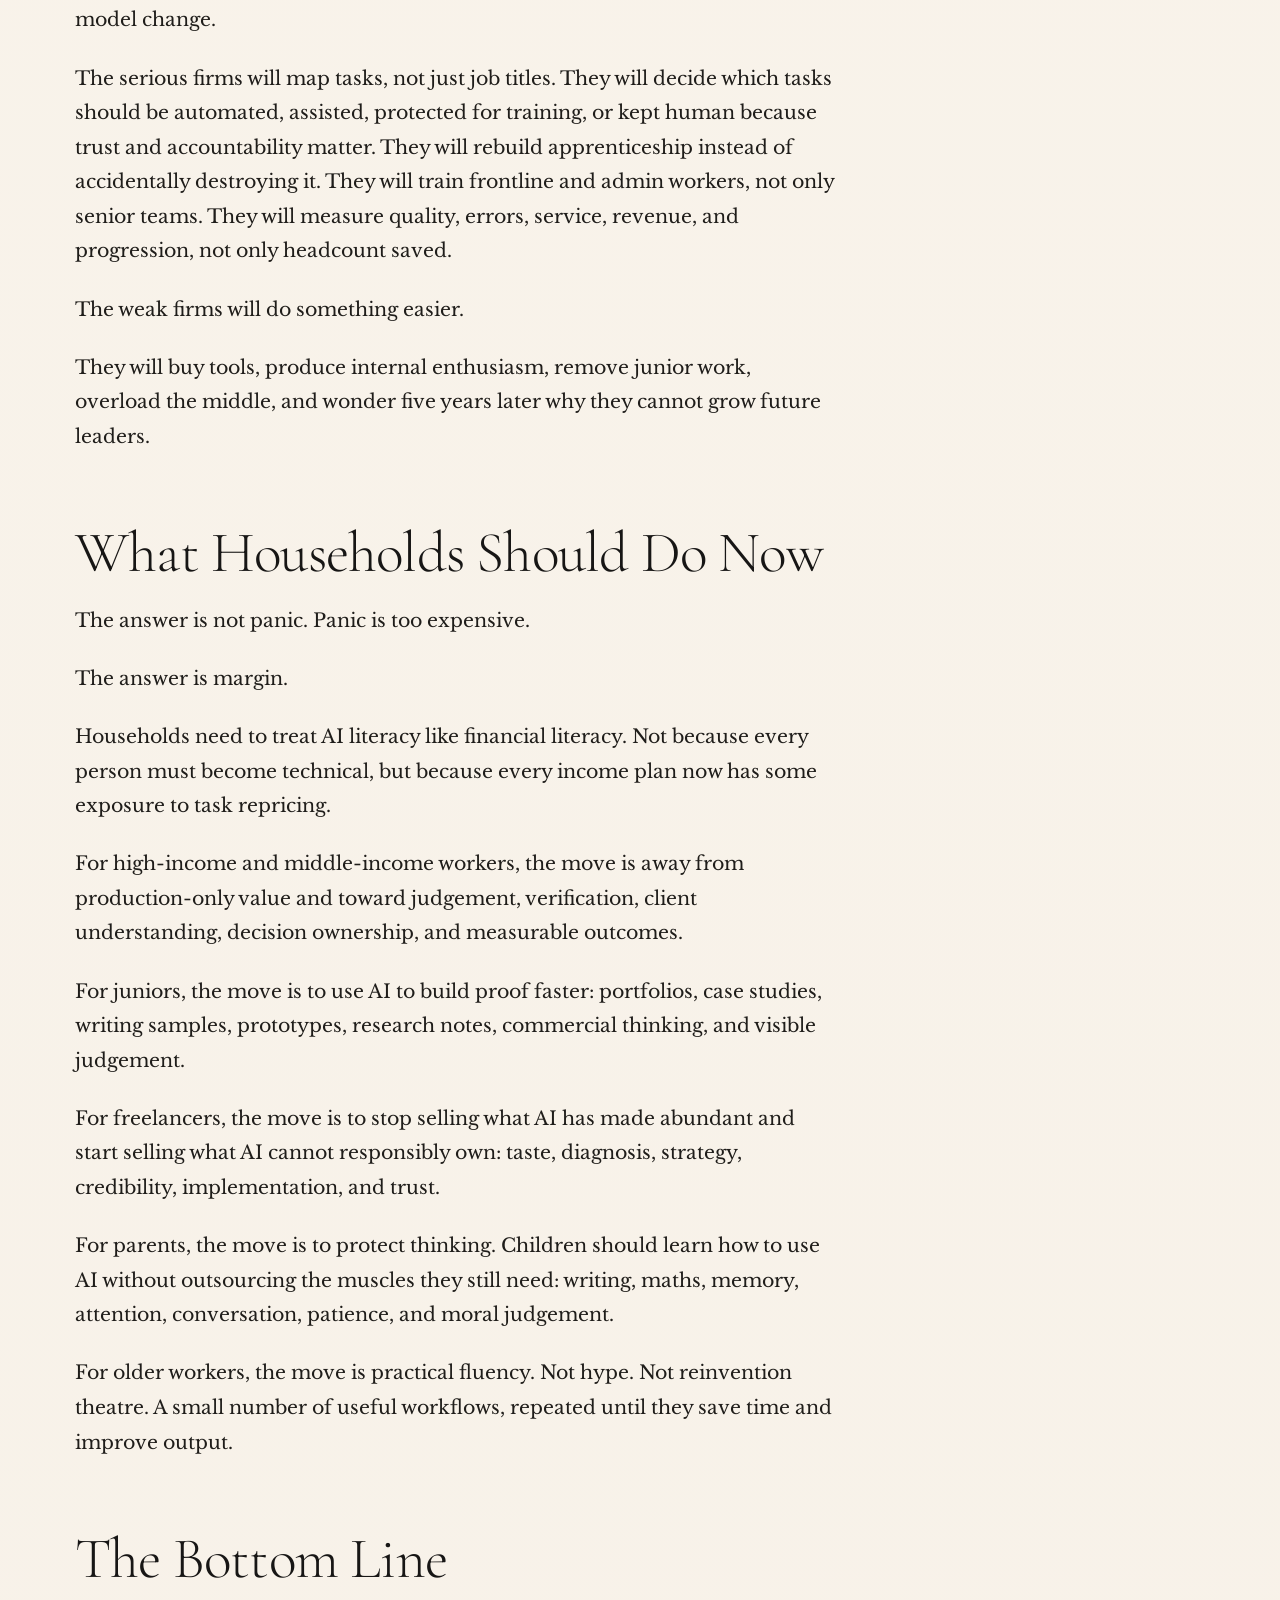
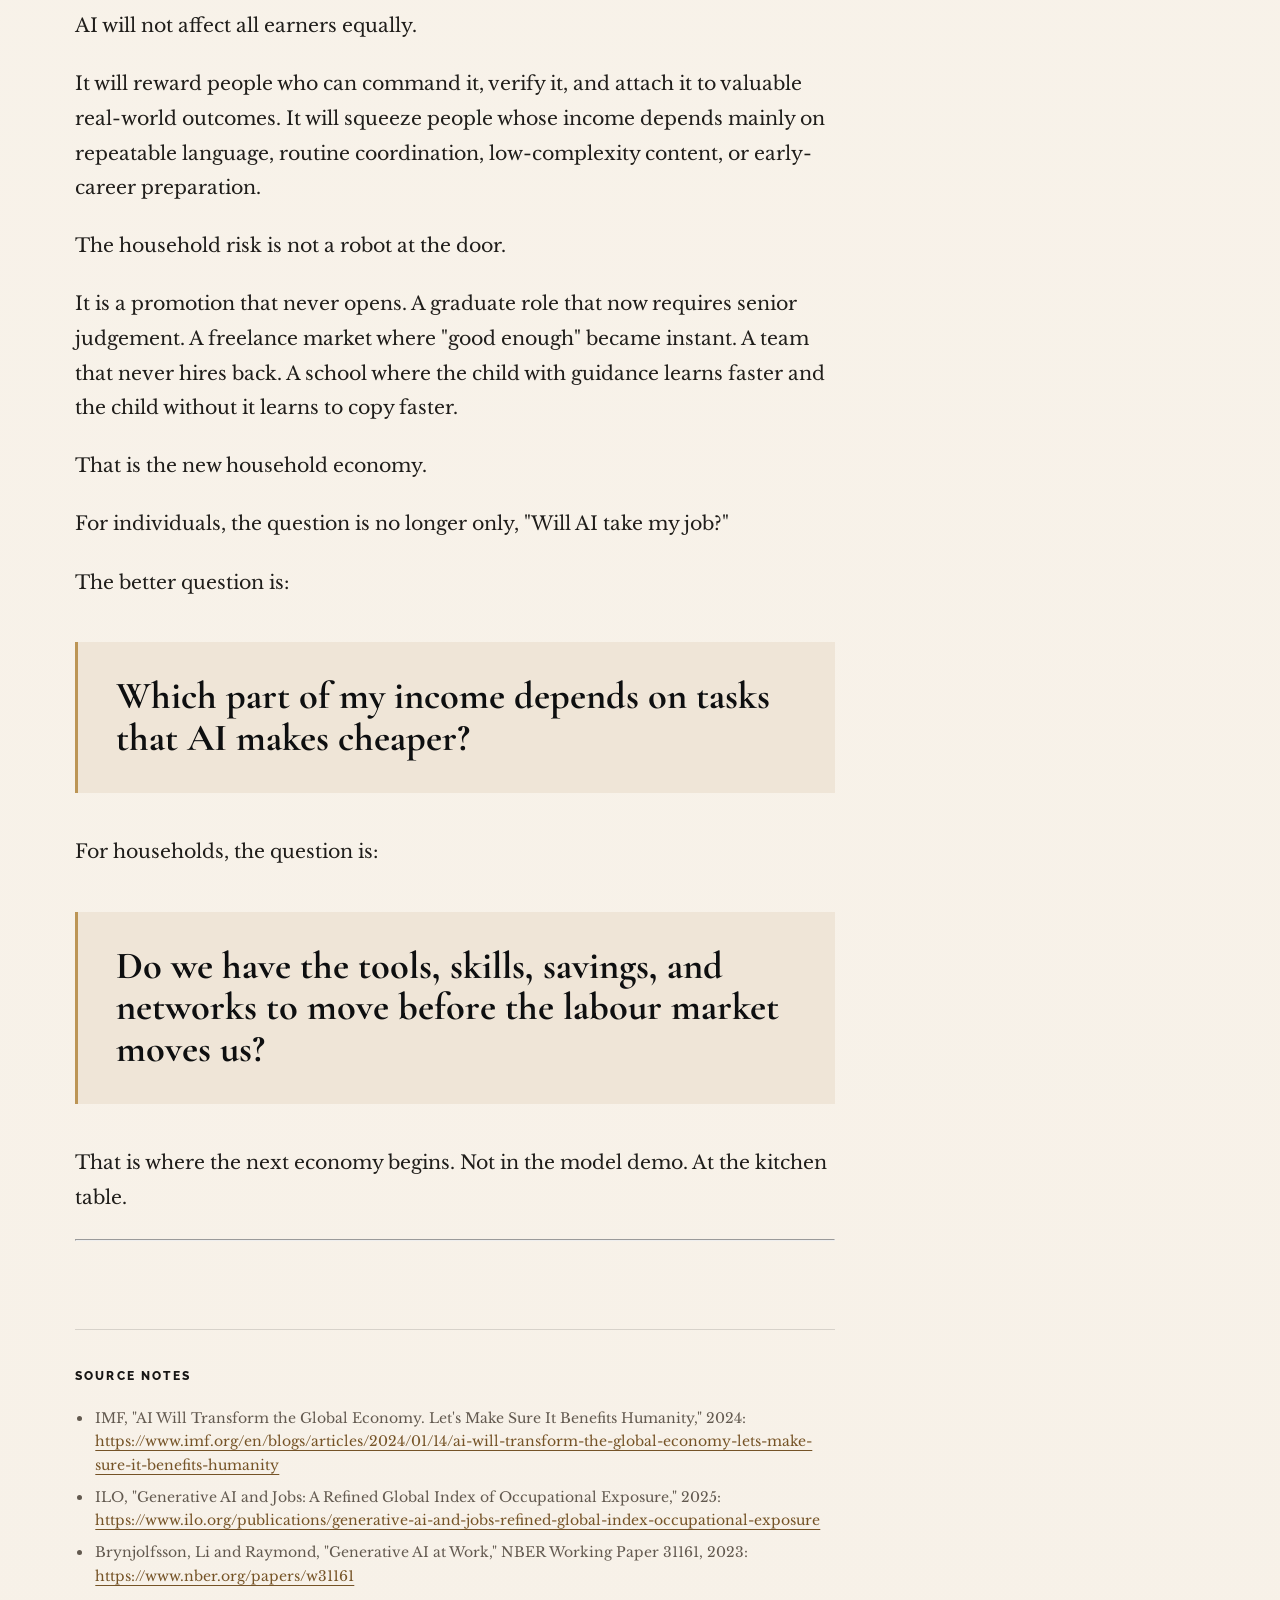
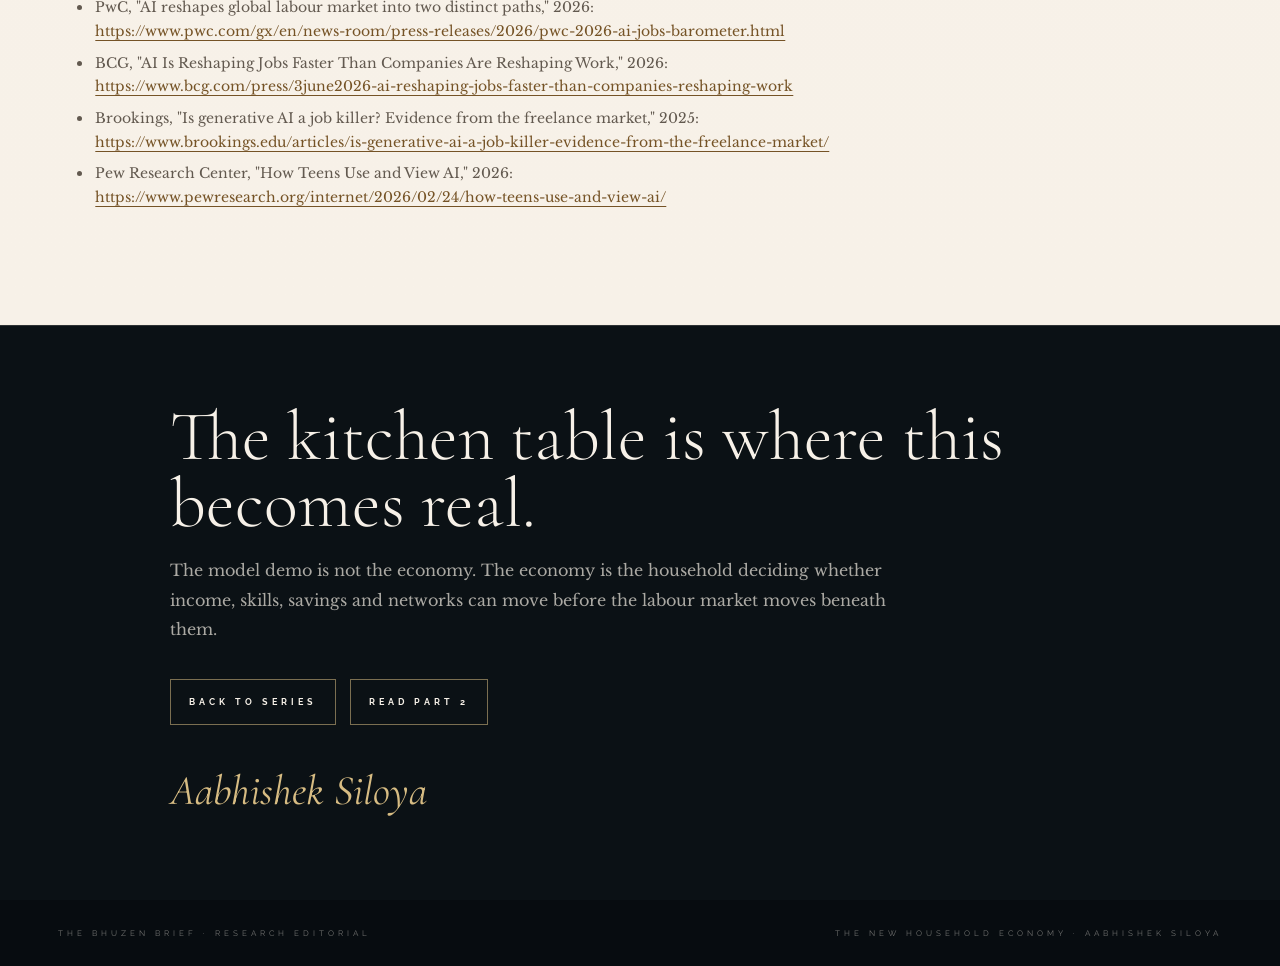
<file: essays/the-middle-class-ladder-is-being-repriced.html>
<!doctype html>
<html lang="en-GB">
<head>
<meta charset="utf-8">
<meta name="viewport" content="width=device-width, initial-scale=1">
<title>The Middle-Class Ladder Is Being
Repriced | The Bhuzen Brief</title>
<link rel="canonical" href="https://aabhisheksiloya.com/editorial/essays/the-middle-class-ladder-is-being-repriced.html">
<meta name="description" content="The New Household Economy Part 1: how
AI reprices household earnings and the middle-class ladder.">
<link rel="preconnect" href="https://fonts.googleapis.com">
<link rel="preconnect" href="https://fonts.gstatic.com" crossorigin>
<link href="https://fonts.googleapis.com/css2?family=Cormorant+Garamond:ital,wght@0,300;0,400;0,500;0,600;1,300;1,400;1,500&family=Libre+Baskerville:ital,wght@0,400;0,700;1,400&family=Raleway:wght@200;300;400;500;600;700&display=swap" rel="stylesheet">
<link rel="stylesheet" href="the-new-household-economy.css">
</head>
<body>
<header class="masthead">
  <a class="mast-logo" href="../" aria-label="Return to Editorial homepage">The Bhuzen <span>Brief</span></a>
  <div class="mast-center" aria-hidden="true">
    <div class="mast-rule"></div>
    <div class="mast-mark"></div>
    <div class="mast-rule"></div>
  </div>
  <div class="mast-state">Research Editorial &middot; June 2026</div>
</header>

<main>
  <section class="hero">
    <div class="hero-figure" aria-hidden="true"></div>
    <div class="hero-lines" aria-hidden="true"></div>
    <div class="hero-content">
      <div class="kicker">The New Household Economy · Part 1</div>
      <h1>The Middle-Class Ladder Is Being Repriced</h1>
      <p class="hero-dek">How AI changes household earnings, first jobs,
freelancers, office work, and the quiet bargain behind modern family
security.</p>
      <div class="hero-meta">
        <div class="meta-item">
          <span class="meta-label">Written by</span>
          <span class="meta-value">Aabhishek Siloya</span>
        </div>
        <div class="meta-item">
          <span class="meta-label">Series</span>
          <span class="meta-value">The New Household Economy</span>
        </div>
        <div class="meta-item">
          <span class="meta-label">Edition</span>
          <span class="meta-value">Part 1 · Household Earnings</span>
        </div>
      </div>
    </div>
  </section>

  <section class="intro-band">
    <div class="intro-inner">
      <p class="intro-small">A research-led strategy editorial on the
first job, the promotion path, the exposed office household, and the
family economics behind AI adoption.</p>
      <p class="intro-statement">AI is not only coming for jobs. It is
coming for the ladder people used to climb.</p>
    </div>
  </section>

  <section class="paper">
    <div class="article-shell">
      <article class="article-body">
<h1 id="the-middle-class-ladder-is-being-repriced">The Middle-Class
Ladder Is Being Repriced</h1>
<h2 id="the-new-household-economy-part-1">The New Household Economy,
Part 1</h2>
<p>Prepared: 19 June 2026<br />
Editorial series: The New Household Economy<br />
Style: research-led strategy editorial</p>
<hr />
<p>The old economy asked households what they earned.</p>
<p>The new one asks what they can adapt to before the market moves
beneath them.</p>
<p>That is the uncomfortable story underneath artificial intelligence.
Not the cartoon version, where software simply replaces the worker. Not
the polite conference version, where everyone becomes more productive
and somehow all the gains flow kindly back to wages. The real story is
more intimate and more severe.</p>
<p>AI is repricing the work that many households quietly built their
security around.</p>
<p>For years, the middle-class bargain had a familiar shape. Study hard.
Get into an office. Learn the basic work. Become useful. Get promoted.
Earn more. Buy a home if luck and geography allowed it. Help your
children climb a little higher.</p>
<p>AI has not destroyed that bargain. It has made it less automatic.</p>
<p>The machine is very good at the work that used to train people: first
drafts, simple research, routine analysis, support replies, spreadsheet
cleanup, translation, basic code, standard design, meeting summaries,
policy notes, and the endless administrative stitching that keeps modern
offices alive.</p>
<p>That does not mean senior professionals disappear. Quite the
opposite. The senior lawyer, product leader, consultant, doctor,
architect, founder, engineer, or finance director who knows how to
direct AI can become more leveraged. The awkward part is beneath them.
If the machine prepares the work, what happens to the person who used to
learn by preparing it?</p>
<p>This is the first household shock of the AI era:</p>
<p><strong>AI is not only coming for jobs. It is coming for the ladder
people used to climb.</strong></p>
<h2 id="the-evidence-is-not-saying-one-simple-thing">The Evidence Is Not
Saying One Simple Thing</h2>
<p>The evidence is not clean enough for dramatic certainty, and that
matters.</p>
<p>The IMF estimates that nearly 40% of global employment is exposed to
AI, rising to around 60% in advanced economies. The ILO's refined work
on generative AI is more careful: only a smaller share of jobs sit in
the highest exposure category, but clerical and administrative work is
unusually exposed, and women are overrepresented in many of those
roles.</p>
<p>The productivity evidence is also real. A well-known NBER study of
customer support found that AI assistance lifted productivity,
especially for novice and lower-skilled workers. PwC's 2026 Global AI
Jobs Barometer points to a two-track labour market, where companies and
roles that use AI well can see stronger growth, higher productivity, and
better wages. BCG's 2026 work finds a related management problem: many
workers are saving time, but companies have not redesigned work clearly
enough to decide what happens to that time.</p>
<p>So the useful conclusion is not "AI will make everyone poorer" or "AI
will make everyone richer."</p>
<p>The useful conclusion is sharper:</p>
<p><strong>AI is a productivity machine, not a fairness
machine.</strong></p>
<p>It can raise output. It can improve service. It can help a nurse
document faster, a teacher prepare better practice, a founder sell with
less overhead, and a small business look more professional. But unless
the household has bargaining power, skills, savings, ownership, or
institutional support, productivity gains can pass through the worker
and settle somewhere else.</p>
<p>That is why the household lens matters. A firm may report efficiency.
A family feels whether pay rises, hours improve, childcare becomes
easier, the graduate gets a first job, or one parent is asked to do the
work of two people with a subscription and a smile.</p>
<h2 id="the-new-winners-are-not-simply-technical-people">The New Winners
Are Not Simply "Technical People"</h2>
<p>The winners in the new household economy are not just coders, AI
researchers, or people who know the latest model name.</p>
<p>They are people who can do four things:</p>
<ol type="1">
<li>Command the machine.</li>
<li>Verify the machine.</li>
<li>Attach the output to a real decision, client, patient, student,
product, sale, or legal responsibility.</li>
<li>Capture some of the value created.</li>
</ol>
<p>That last point is the one polite AI conversations avoid.</p>
<p>Using AI is not the same as benefiting from AI. A support agent may
use AI all day and still have less bargaining power. A junior analyst
may produce more and still see the graduate intake shrink. A freelancer
may become faster and still earn less because buyers now believe the
work should be cheap.</p>
<p>The valuable person is not merely the person who can produce.</p>
<p>The valuable person knows what should be produced.</p>
<p>That is why senior professionals are positioned differently. Their
value often sits in judgement, trust, accountability, relationships,
context, regulation, reputation, and ownership of the decision. AI can
make them faster without fully replacing what they sell.</p>
<p>A partner who used to need a junior team to prepare a first draft can
now move faster. A founder can create sales pages, investor memos,
product plans, hiring briefs, and customer research at a fraction of the
old cost. A doctor can reduce paperwork. A consultant can test more
scenarios. A lawyer can review more material. A product leader can move
from idea to prototype before the room has finished the coffee.</p>
<p>That is leverage.</p>
<p>But leverage is not distributed evenly. In many firms, the senior
person becomes more powerful while the training layer underneath becomes
thinner.</p>
<h2 id="the-first-rung-crisis">The First-Rung Crisis</h2>
<p>The first-rung crisis may become the defining white-collar AI
story.</p>
<p>Entry-level work has always included a great deal of low-glamour
preparation. Juniors write the first version. They gather the
background. They clean the spreadsheet. They listen in. They learn the
rhythm of a client. They make mistakes on work that is low-risk enough
to be corrected.</p>
<p>AI is excellent at making that layer look inefficient.</p>
<p>That creates a dangerous temptation for employers. Remove the junior
work. Keep the senior judgement. Ask fewer young people to do more
mature work on day one.</p>
<p>The household effect is obvious. Families that can buy internships,
networks, tutoring, elite education, AI coaching, portfolio support, and
time for unpaid exploration will protect their children better. Families
that relied on the traditional graduate ladder may find the first step
narrower and more demanding.</p>
<p>Young people are not passive here. Many are extremely fast adopters.
The strongest AI-native juniors will move faster than previous
generations because they can build, research, test, write, and present
at a level that once required a small team.</p>
<p>But adoption is not the same as bargaining power.</p>
<p>If everyone has an assistant, the scarce thing becomes judgement. And
judgement usually comes from experience.</p>
<p>The cruel loop is that AI may reduce some of the work through which
experience used to be earned.</p>
<h2 id="the-quiet-compression-of-office-households">The Quiet
Compression Of Office Households</h2>
<p>The most politically sensitive group is not the poorest worker and
not the richest professional. It is the middle-income office
household.</p>
<p>This is the family with admin work, operations work, HR work,
marketing coordination, claims processing, customer support, reporting,
bookkeeping, compliance paperwork, sales support, and back-office
execution. It is often stable, respectable, and full of repeatable
language and workflow tasks.</p>
<p>AI does not need to fire this household in one dramatic scene.</p>
<p>It can squeeze it quietly.</p>
<p>The team stops growing. Vacancies stay open. Promotions slow. Output
expectations rise. The manager says the tools should make everything
faster. The workday fills with exceptions, checking, escalation, and
system management. What used to be a job for five becomes a job for
three plus AI.</p>
<p>No one calls it a household shock. But it is.</p>
<p>If your mortgage, rent, childcare, school fees, eldercare, and debt
were built around a certain salary path, a slower promotion is not
abstract. It is the holiday that disappears. The nursery that becomes a
negotiation. The second child deferred. The deposit that moves further
away. The parent who cannot afford to retrain because the household has
no slack.</p>
<p>That is why this is not just an employment story. It is a family
balance-sheet story.</p>
<h2 id="freelancers-are-the-early-warning-system">Freelancers Are The
Early Warning System</h2>
<p>Freelance markets show price changes faster than corporate labour
markets because buyers can substitute task output directly.</p>
<p>Low-end writing, translation, design, image generation, coding
snippets, social posts, pitch decks, thumbnails, sales emails, and admin
tasks were among the first places where AI changed buyer psychology.</p>
<p>The phrase "good enough" became dangerous.</p>
<p>If a buyer believes a model can produce a decent version instantly,
the price of ordinary execution falls. The freelancer who survives is
not the one selling raw production. The survivor sells diagnosis, taste,
strategy, niche knowledge, editing, implementation, accountability,
audience understanding, or trust.</p>
<p>The same pattern will move into employment.</p>
<p>The market will keep asking a harder question:</p>
<p>What part of your work is still valuable when production is
cheap?</p>
<p>That question sounds harsh, but it is clarifying. It pushes workers
away from being task vendors and toward being outcome owners.</p>
<h2 id="women-older-workers-and-the-exposed-respectable-job">Women,
Older Workers, And The Exposed Respectable Job</h2>
<p>The gender story deserves more than a footnote.</p>
<p>The ILO's work matters because women are overrepresented in clerical
and administrative occupations in many economies. Those jobs are often
language-heavy, process-heavy, and highly exposed to generative AI.</p>
<p>AI could reduce drudgery and open better work. It could also automate
parts of the stable office employment that gave many women formal income
and household independence.</p>
<p>The outcome depends on employer choices.</p>
<p>If companies use AI to lift clerical workers into judgement-heavy,
relationship-heavy, compliance-heavy, or customer-facing roles, the
upside is real. If they use it mainly to reduce headcount, the gender
impact will be material.</p>
<p>Older workers face a different bargain. Experience is still valuable,
but only if it travels through the new operating system of work. A
52-year-old expert who learns AI can become exceptionally useful. A
52-year-old routine office worker whose tasks are automated may have
fewer options than a 25-year-old with time, mobility, and fewer
financial obligations.</p>
<p>Households close to retirement, carrying mortgages, supporting
children, or caring for parents cannot treat retraining as a lifestyle
project. They need practical support, time, and employer
seriousness.</p>
<p>Not a webinar with cheerful icons.</p>
<p>Actual redesign.</p>
<h2 id="the-household-ai-divide">The Household AI Divide</h2>
<p>Access will matter, but access will not be the deepest divide.</p>
<p>Free tools will spread. Phones will improve. Schools will experiment.
Employers will buy platforms. Children will find chatbots whether adults
approve or not.</p>
<p>The deeper divide will be guidance.</p>
<p>A household where adults teach children how to question, verify,
compare, rewrite, calculate, and think with AI will gain. A household
where AI becomes a homework vending machine may lose foundational skill
while appearing more productive.</p>
<p>The same applies to adults.</p>
<p>The worker who uses AI to avoid thinking becomes weaker. The worker
who uses AI to think harder, test assumptions, improve drafts, explore
options, and check blind spots becomes stronger.</p>
<p>That is the new literacy.</p>
<p>Not prompting as parlour trick. Not collecting tools. Not looking
busy inside a software subscription.</p>
<p>The new literacy is knowing when the machine is useful, when it is
wrong, when it is shallow, when it is overconfident, and when the human
must take responsibility.</p>
<h2 id="the-employer-test">The Employer Test</h2>
<p>Every company will say it is using AI to augment people.</p>
<p>The budget will reveal the truth.</p>
<p>If AI saves ten hours a week, who gets the ten hours?</p>
<p>Does the worker get training, better work, higher pay, shorter
cycles, more flexibility, or a clearer career path? Or does the firm
simply raise output expectations and reduce hiring?</p>
<p>This is where the new household economy becomes a leadership
question. Employers need to stop treating AI as a software rollout. It
is an operating-model change.</p>
<p>The serious firms will map tasks, not just job titles. They will
decide which tasks should be automated, assisted, protected for
training, or kept human because trust and accountability matter. They
will rebuild apprenticeship instead of accidentally destroying it. They
will train frontline and admin workers, not only senior teams. They will
measure quality, errors, service, revenue, and progression, not only
headcount saved.</p>
<p>The weak firms will do something easier.</p>
<p>They will buy tools, produce internal enthusiasm, remove junior work,
overload the middle, and wonder five years later why they cannot grow
future leaders.</p>
<h2 id="what-households-should-do-now">What Households Should Do
Now</h2>
<p>The answer is not panic. Panic is too expensive.</p>
<p>The answer is margin.</p>
<p>Households need to treat AI literacy like financial literacy. Not
because every person must become technical, but because every income
plan now has some exposure to task repricing.</p>
<p>For high-income and middle-income workers, the move is away from
production-only value and toward judgement, verification, client
understanding, decision ownership, and measurable outcomes.</p>
<p>For juniors, the move is to use AI to build proof faster: portfolios,
case studies, writing samples, prototypes, research notes, commercial
thinking, and visible judgement.</p>
<p>For freelancers, the move is to stop selling what AI has made
abundant and start selling what AI cannot responsibly own: taste,
diagnosis, strategy, credibility, implementation, and trust.</p>
<p>For parents, the move is to protect thinking. Children should learn
how to use AI without outsourcing the muscles they still need: writing,
maths, memory, attention, conversation, patience, and moral
judgement.</p>
<p>For older workers, the move is practical fluency. Not hype. Not
reinvention theatre. A small number of useful workflows, repeated until
they save time and improve output.</p>
<h2 id="the-bottom-line">The Bottom Line</h2>
<p>AI will not affect all earners equally.</p>
<p>It will reward people who can command it, verify it, and attach it to
valuable real-world outcomes. It will squeeze people whose income
depends mainly on repeatable language, routine coordination,
low-complexity content, or early-career preparation.</p>
<p>The household risk is not a robot at the door.</p>
<p>It is a promotion that never opens. A graduate role that now requires
senior judgement. A freelance market where "good enough" became instant.
A team that never hires back. A school where the child with guidance
learns faster and the child without it learns to copy faster.</p>
<p>That is the new household economy.</p>
<p>For individuals, the question is no longer only, "Will AI take my
job?"</p>
<p>The better question is:</p>
<p><strong>Which part of my income depends on tasks that AI makes
cheaper?</strong></p>
<p>For households, the question is:</p>
<p><strong>Do we have the tools, skills, savings, and networks to move
before the labour market moves us?</strong></p>
<p>That is where the next economy begins. Not in the model demo. At the
kitchen table.</p>
<hr />
<h2 id="source-notes">Source Notes</h2>
<ul>
<li>IMF, "AI Will Transform the Global Economy. Let's Make Sure It
Benefits Humanity," 2024: <a
href="https://www.imf.org/en/blogs/articles/2024/01/14/ai-will-transform-the-global-economy-lets-make-sure-it-benefits-humanity">https://www.imf.org/en/blogs/articles/2024/01/14/ai-will-transform-the-global-economy-lets-make-sure-it-benefits-humanity</a></li>
<li>ILO, "Generative AI and Jobs: A Refined Global Index of Occupational
Exposure," 2025: <a
href="https://www.ilo.org/publications/generative-ai-and-jobs-refined-global-index-occupational-exposure">https://www.ilo.org/publications/generative-ai-and-jobs-refined-global-index-occupational-exposure</a></li>
<li>Brynjolfsson, Li and Raymond, "Generative AI at Work," NBER Working
Paper 31161, 2023: <a
href="https://www.nber.org/papers/w31161">https://www.nber.org/papers/w31161</a></li>
<li>PwC, "AI reshapes global labour market into two distinct paths,"
2026: <a
href="https://www.pwc.com/gx/en/news-room/press-releases/2026/pwc-2026-ai-jobs-barometer.html">https://www.pwc.com/gx/en/news-room/press-releases/2026/pwc-2026-ai-jobs-barometer.html</a></li>
<li>BCG, "AI Is Reshaping Jobs Faster Than Companies Are Reshaping
Work," 2026: <a
href="https://www.bcg.com/press/3june2026-ai-reshaping-jobs-faster-than-companies-reshaping-work">https://www.bcg.com/press/3june2026-ai-reshaping-jobs-faster-than-companies-reshaping-work</a></li>
<li>Brookings, "Is generative AI a job killer? Evidence from the
freelance market," 2025: <a
href="https://www.brookings.edu/articles/is-generative-ai-a-job-killer-evidence-from-the-freelance-market/">https://www.brookings.edu/articles/is-generative-ai-a-job-killer-evidence-from-the-freelance-market/</a></li>
<li>Pew Research Center, "How Teens Use and View AI," 2026: <a
href="https://www.pewresearch.org/internet/2026/02/24/how-teens-use-and-view-ai/">https://www.pewresearch.org/internet/2026/02/24/how-teens-use-and-view-ai/</a></li>
</ul>
      </article>
      <aside class="aside">
        <div class="aside-title">Editorial Position</div>
        <p class="aside-line">AI is a productivity machine, not a
fairness machine.</p>
        <p class="aside-note">The household question is not whether AI
makes work faster. It is who captures the value when it does.</p>
      </aside>
    </div>
  </section>

  <section class="closing">
    <div class="closing-inner">
      <h2>The kitchen table is where this becomes real.</h2>
      <p>The model demo is not the economy. The economy is the household
deciding whether income, skills, savings and networks can move before
the labour market moves beneath them.</p>
      <div class="article-nav">
        <a class="button" href="the-new-household-economy.html">Back to Series</a>
        <a class="button" href="who-gets-to-live-in-the-ai-economy.html">Read
Part 2</a>
      </div>
      <div class="signature">Aabhishek Siloya</div>
    </div>
  </section>
</main>

<footer class="footer">
  <div>The Bhuzen Brief &middot; Research Editorial</div>
  <div>The New Household Economy &middot; Aabhishek Siloya</div>
</footer>
</body>
</html>
</file>
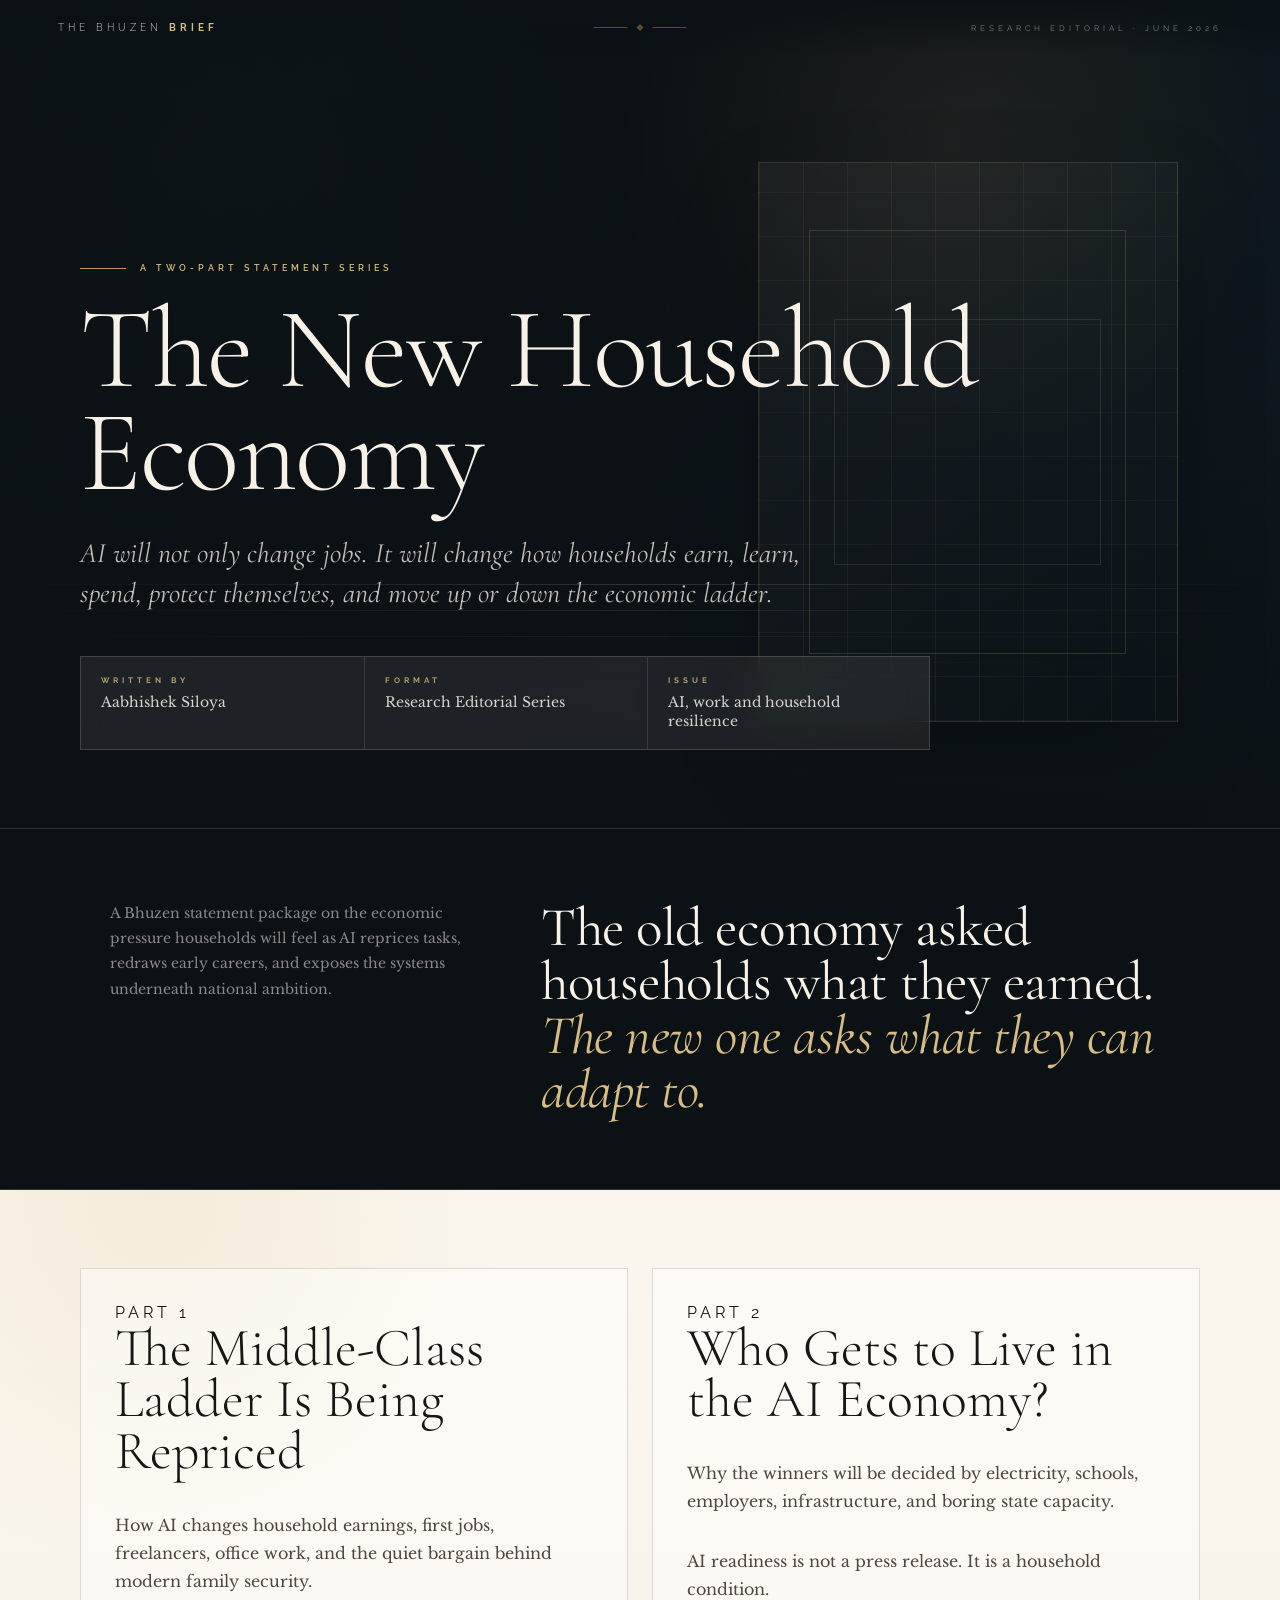
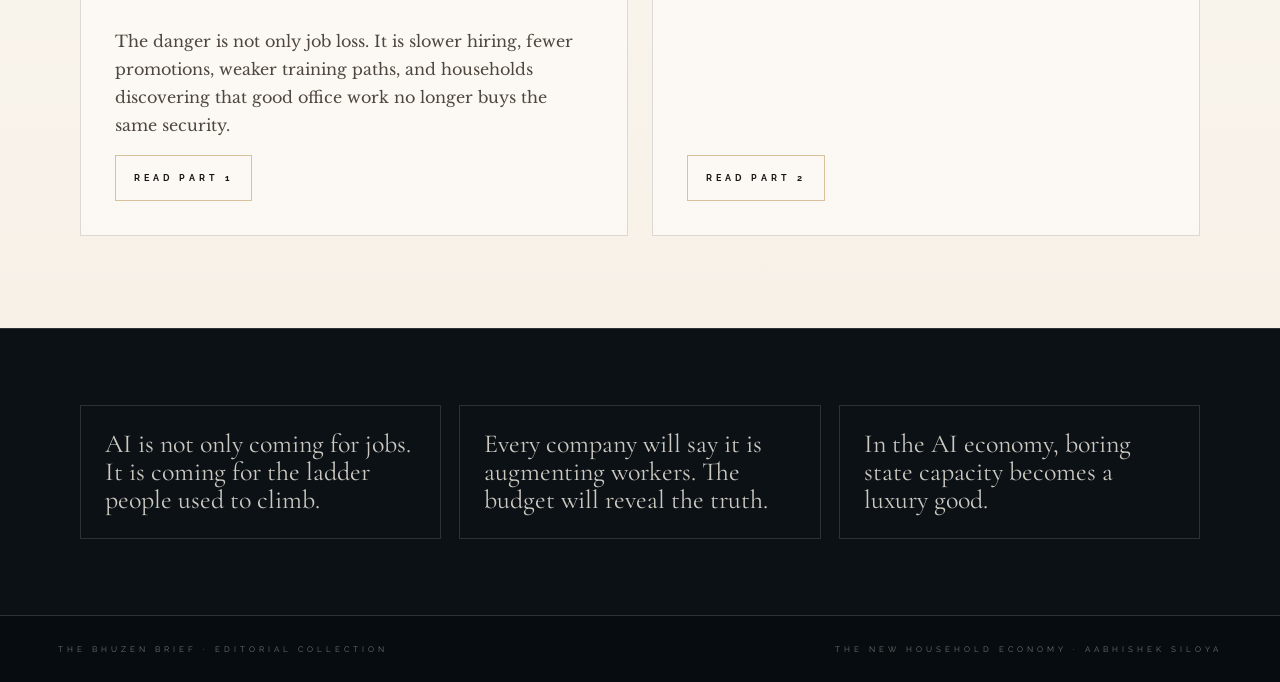
<file: essays/the-new-household-economy.html>
<!doctype html>
<html lang="en-GB">
<head>
<meta charset="utf-8">
<meta name="viewport" content="width=device-width, initial-scale=1">
<title>The New Household Economy | The Bhuzen Brief</title>
<link rel="canonical" href="https://aabhisheksiloya.com/editorial/essays/the-new-household-economy.html">
<meta name="description" content="A two-part Bhuzen research editorial series by Aabhishek Siloya on AI, household earnings, infrastructure, and national resilience.">
<link rel="preconnect" href="https://fonts.googleapis.com">
<link rel="preconnect" href="https://fonts.gstatic.com" crossorigin>
<link href="https://fonts.googleapis.com/css2?family=Cormorant+Garamond:ital,wght@0,300;0,400;0,500;0,600;1,300;1,400;1,500&family=Libre+Baskerville:ital,wght@0,400;0,700;1,400&family=Raleway:wght@200;300;400;500;600;700&display=swap" rel="stylesheet">
<link rel="stylesheet" href="the-new-household-economy.css">
</head>
<body class="series-cover">
<header class="masthead">
  <a class="mast-logo" href="../" aria-label="Return to Editorial homepage">The Bhuzen <span>Brief</span></a>
  <div class="mast-center" aria-hidden="true">
    <div class="mast-rule"></div>
    <div class="mast-mark"></div>
    <div class="mast-rule"></div>
  </div>
  <div class="mast-state">Research Editorial &middot; June 2026</div>
</header>

<main>
  <section class="hero">
    <div class="hero-figure" aria-hidden="true"></div>
    <div class="hero-lines" aria-hidden="true"></div>
    <div class="hero-content">
      <div class="kicker">A two-part statement series</div>
      <h1>The New Household Economy</h1>
      <p class="hero-dek">AI will not only change jobs. It will change how households earn, learn, spend, protect themselves, and move up or down the economic ladder.</p>
      <div class="hero-meta">
        <div class="meta-item">
          <span class="meta-label">Written by</span>
          <span class="meta-value">Aabhishek Siloya</span>
        </div>
        <div class="meta-item">
          <span class="meta-label">Format</span>
          <span class="meta-value">Research Editorial Series</span>
        </div>
        <div class="meta-item">
          <span class="meta-label">Issue</span>
          <span class="meta-value">AI, work and household resilience</span>
        </div>
      </div>
    </div>
  </section>

  <section class="intro-band">
    <div class="intro-inner">
      <p class="intro-small">A Bhuzen statement package on the economic pressure households will feel as AI reprices tasks, redraws early careers, and exposes the systems underneath national ambition.</p>
      <p class="intro-statement">The old economy asked households what they earned. <em>The new one asks what they can adapt to.</em></p>
    </div>
  </section>

  <section class="paper">
    <div class="feature-grid">
      <article class="feature-card">
        <div class="eyebrow">Part 1</div>
        <h2>The Middle-Class Ladder Is Being Repriced</h2>
        <p>How AI changes household earnings, first jobs, freelancers, office work, and the quiet bargain behind modern family security.</p>
        <p>The danger is not only job loss. It is slower hiring, fewer promotions, weaker training paths, and households discovering that good office work no longer buys the same security.</p>
        <a class="button" href="the-middle-class-ladder-is-being-repriced.html">Read Part 1</a>
      </article>

      <article class="feature-card">
        <div class="eyebrow">Part 2</div>
        <h2>Who Gets to Live in the AI Economy?</h2>
        <p>Why the winners will be decided by electricity, schools, employers, infrastructure, and boring state capacity.</p>
        <p>AI readiness is not a press release. It is a household condition.</p>
        <a class="button" href="who-gets-to-live-in-the-ai-economy.html">Read Part 2</a>
      </article>
    </div>
  </section>

  <section class="quote-band">
    <div class="quote-grid">
      <div class="quote-card">AI is not only coming for jobs. It is coming for the ladder people used to climb.</div>
      <div class="quote-card">Every company will say it is augmenting workers. The budget will reveal the truth.</div>
      <div class="quote-card">In the AI economy, boring state capacity becomes a luxury good.</div>
    </div>
  </section>
</main>

<footer class="footer">
  <div>The Bhuzen Brief &middot; Editorial Collection</div>
  <div>The New Household Economy &middot; Aabhishek Siloya</div>
</footer>
</body>
</html>
</file>
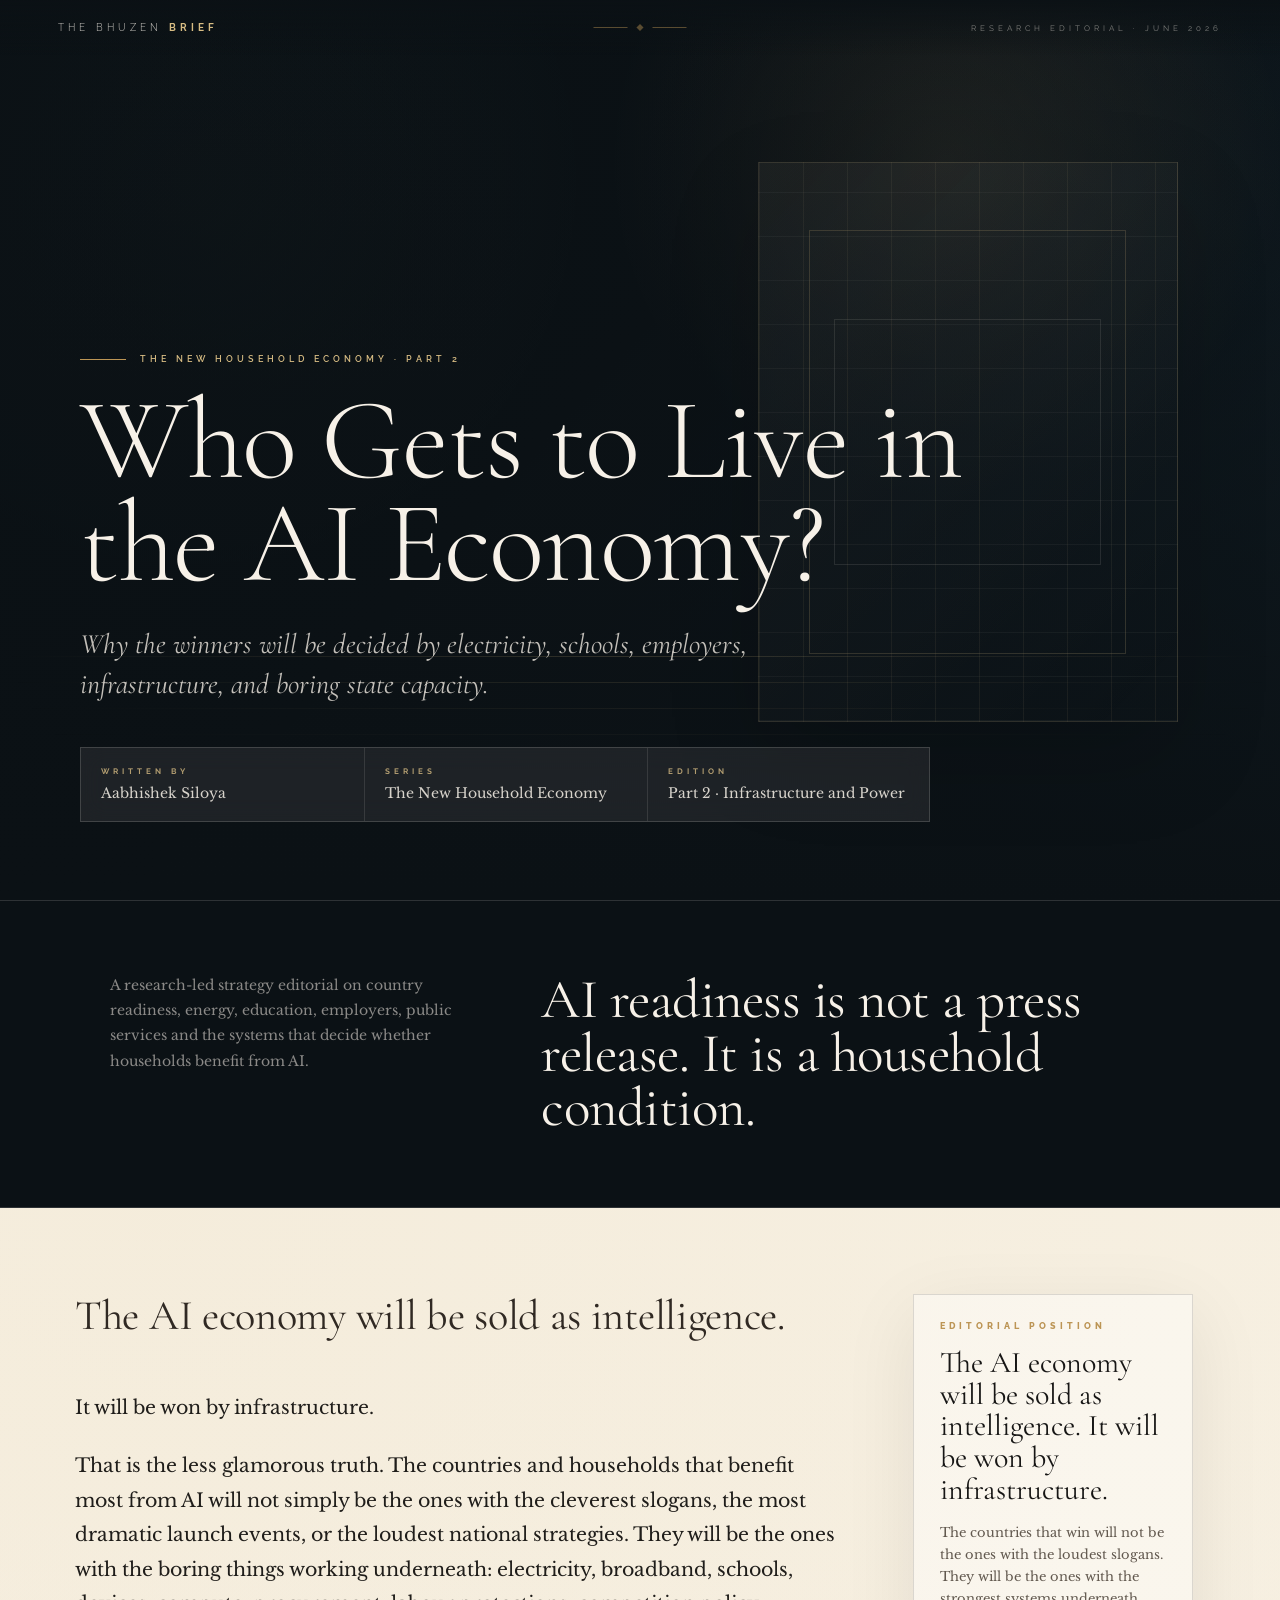
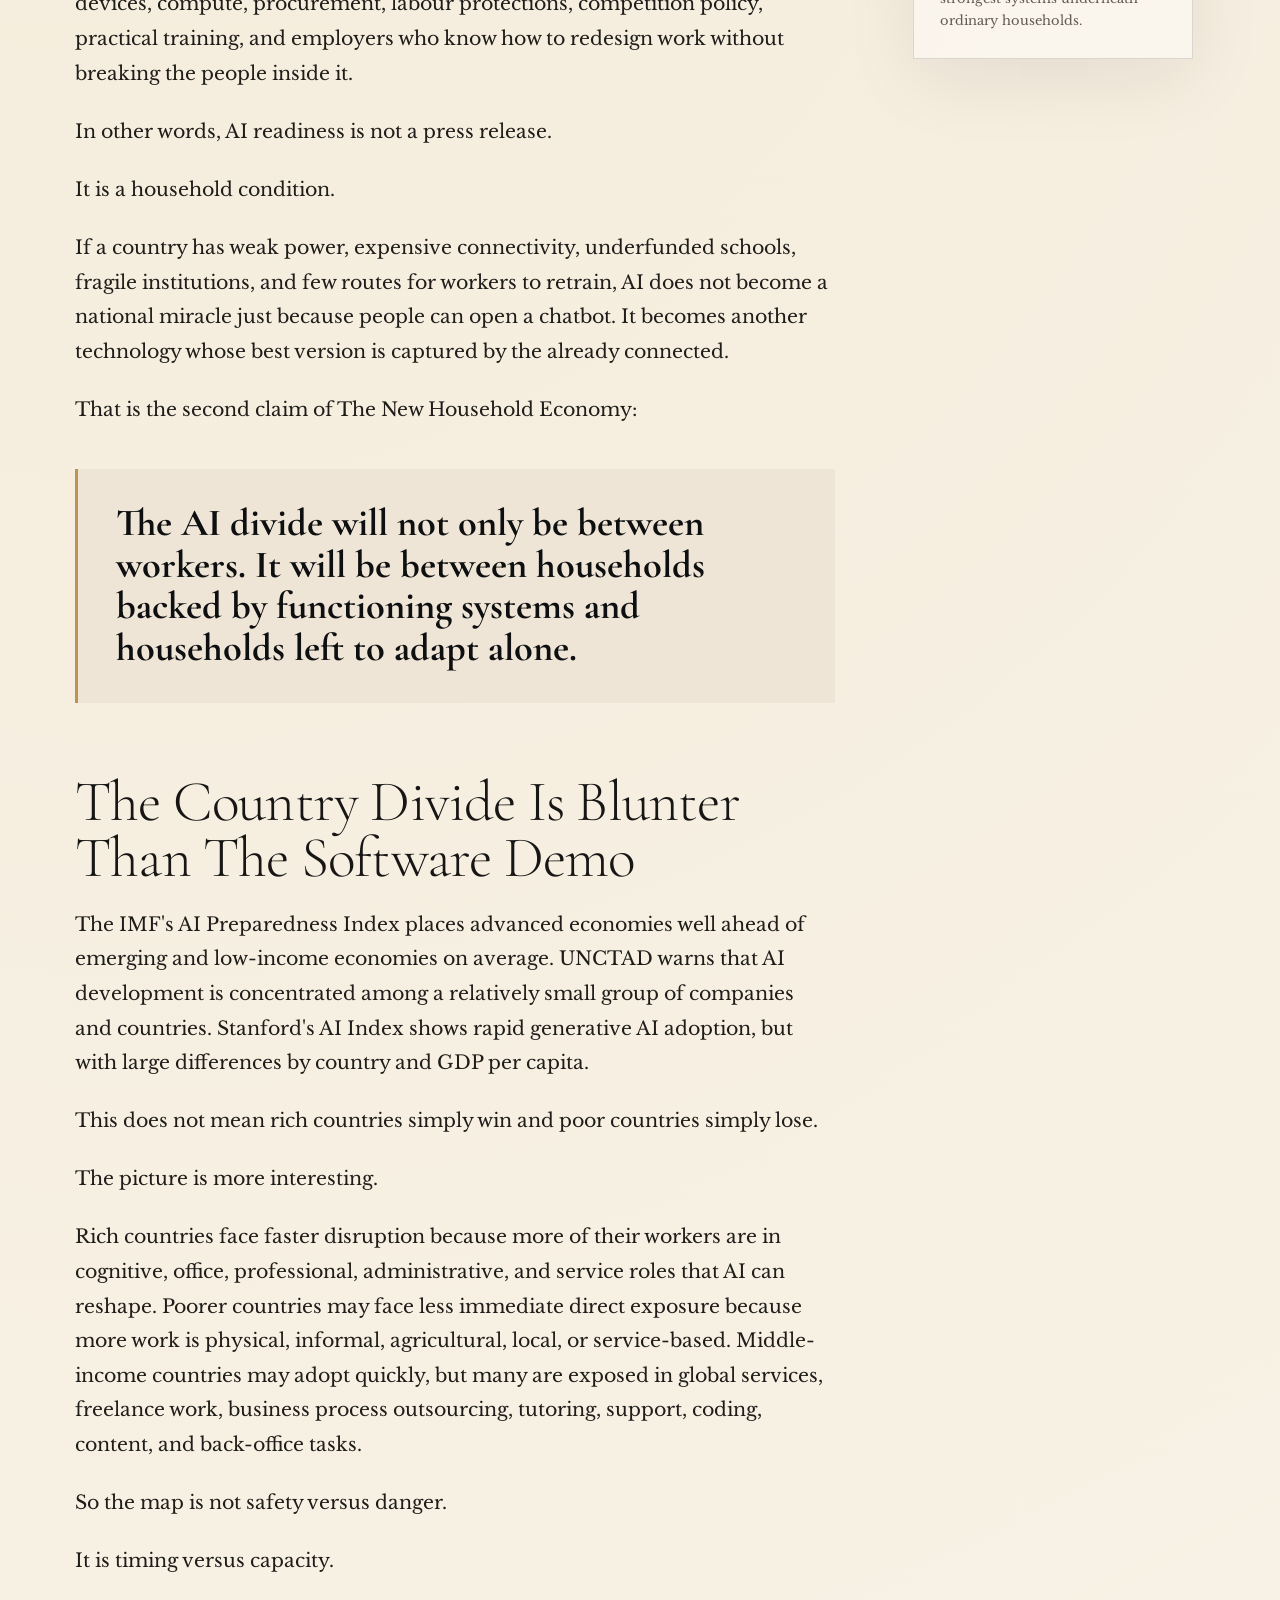
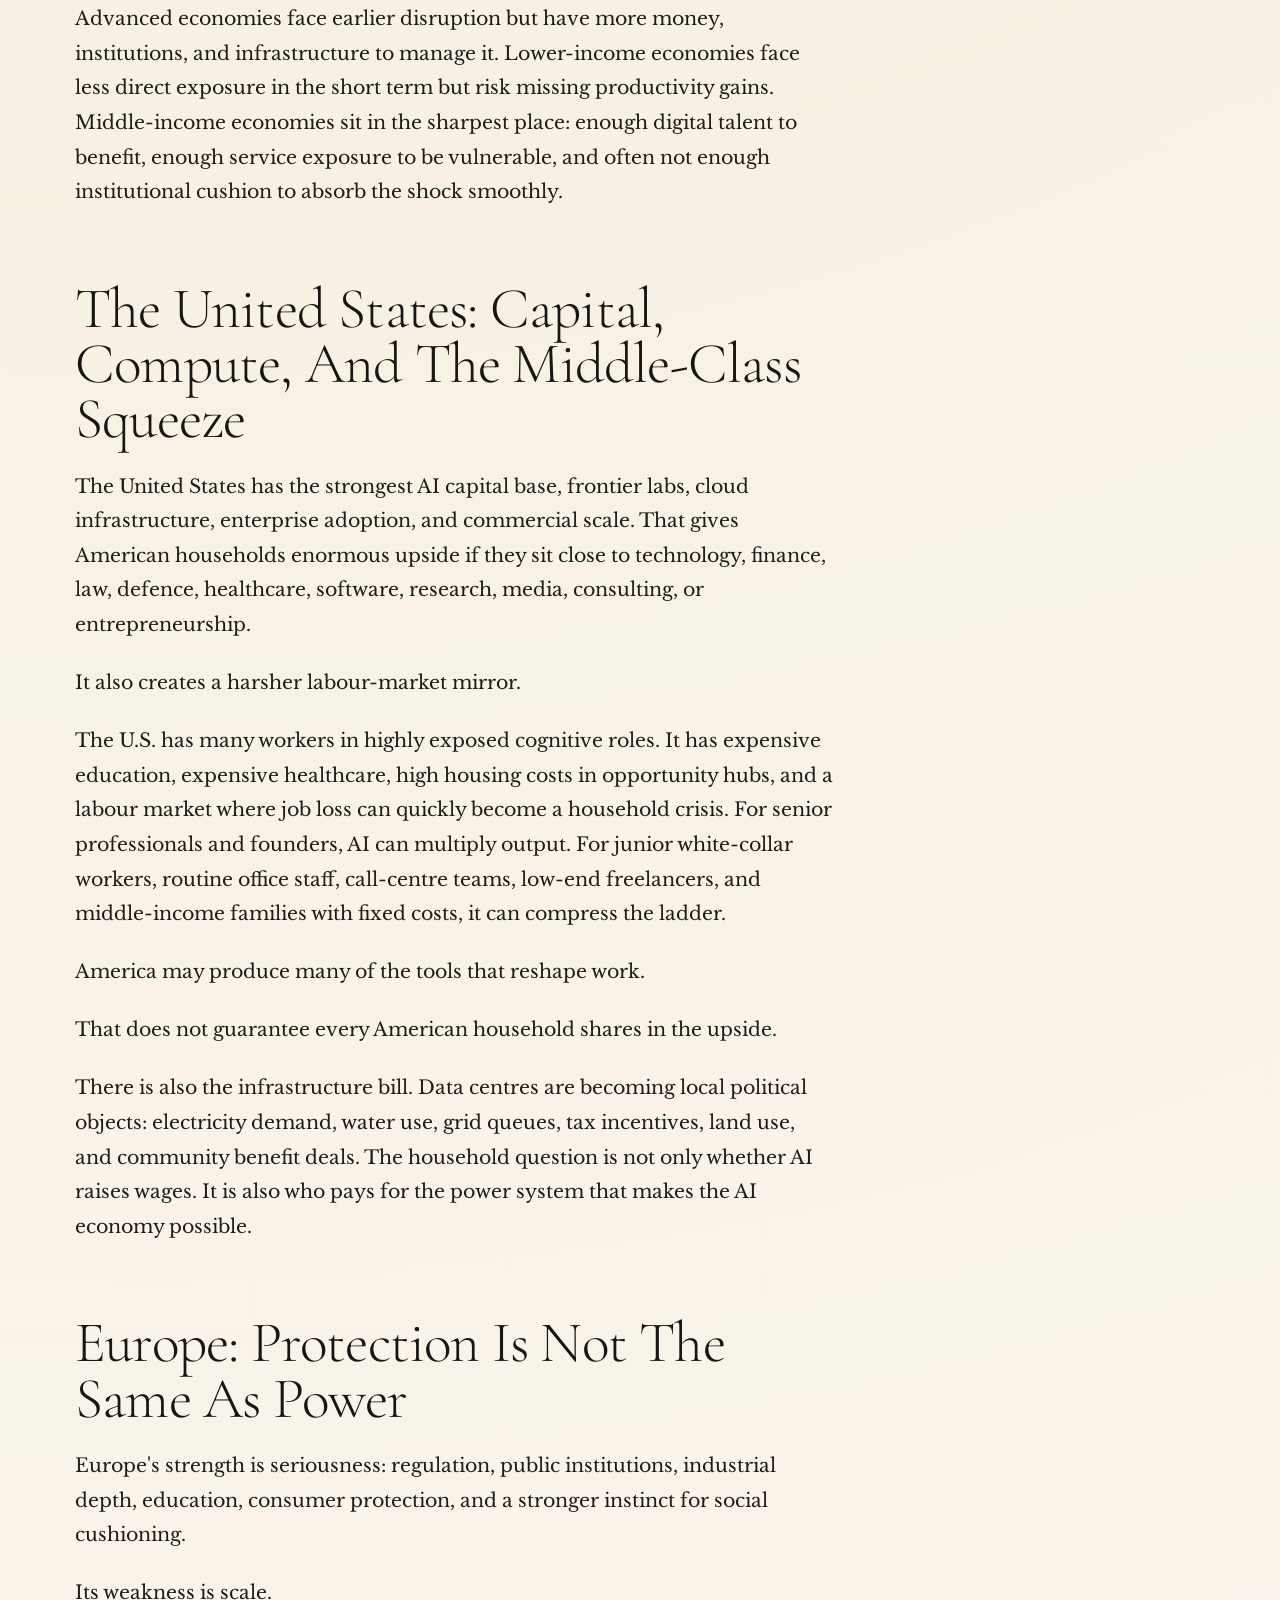
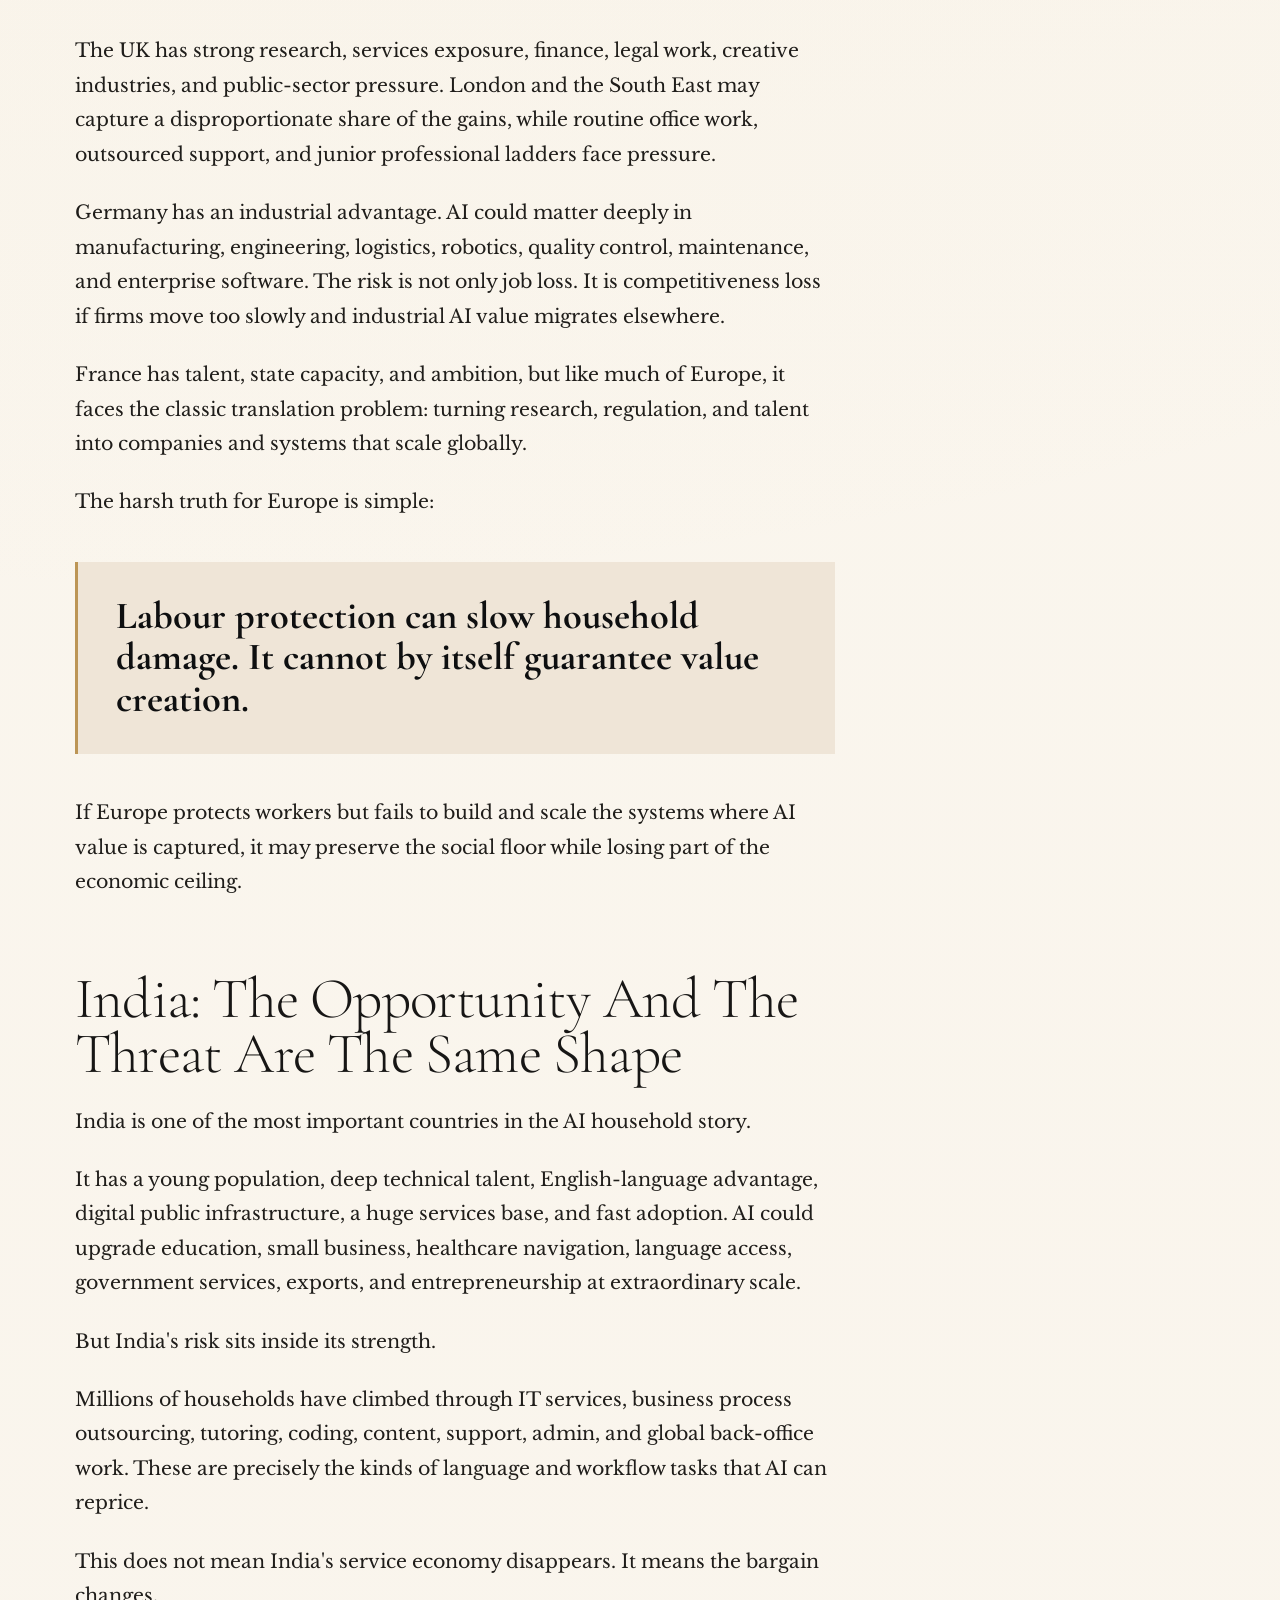
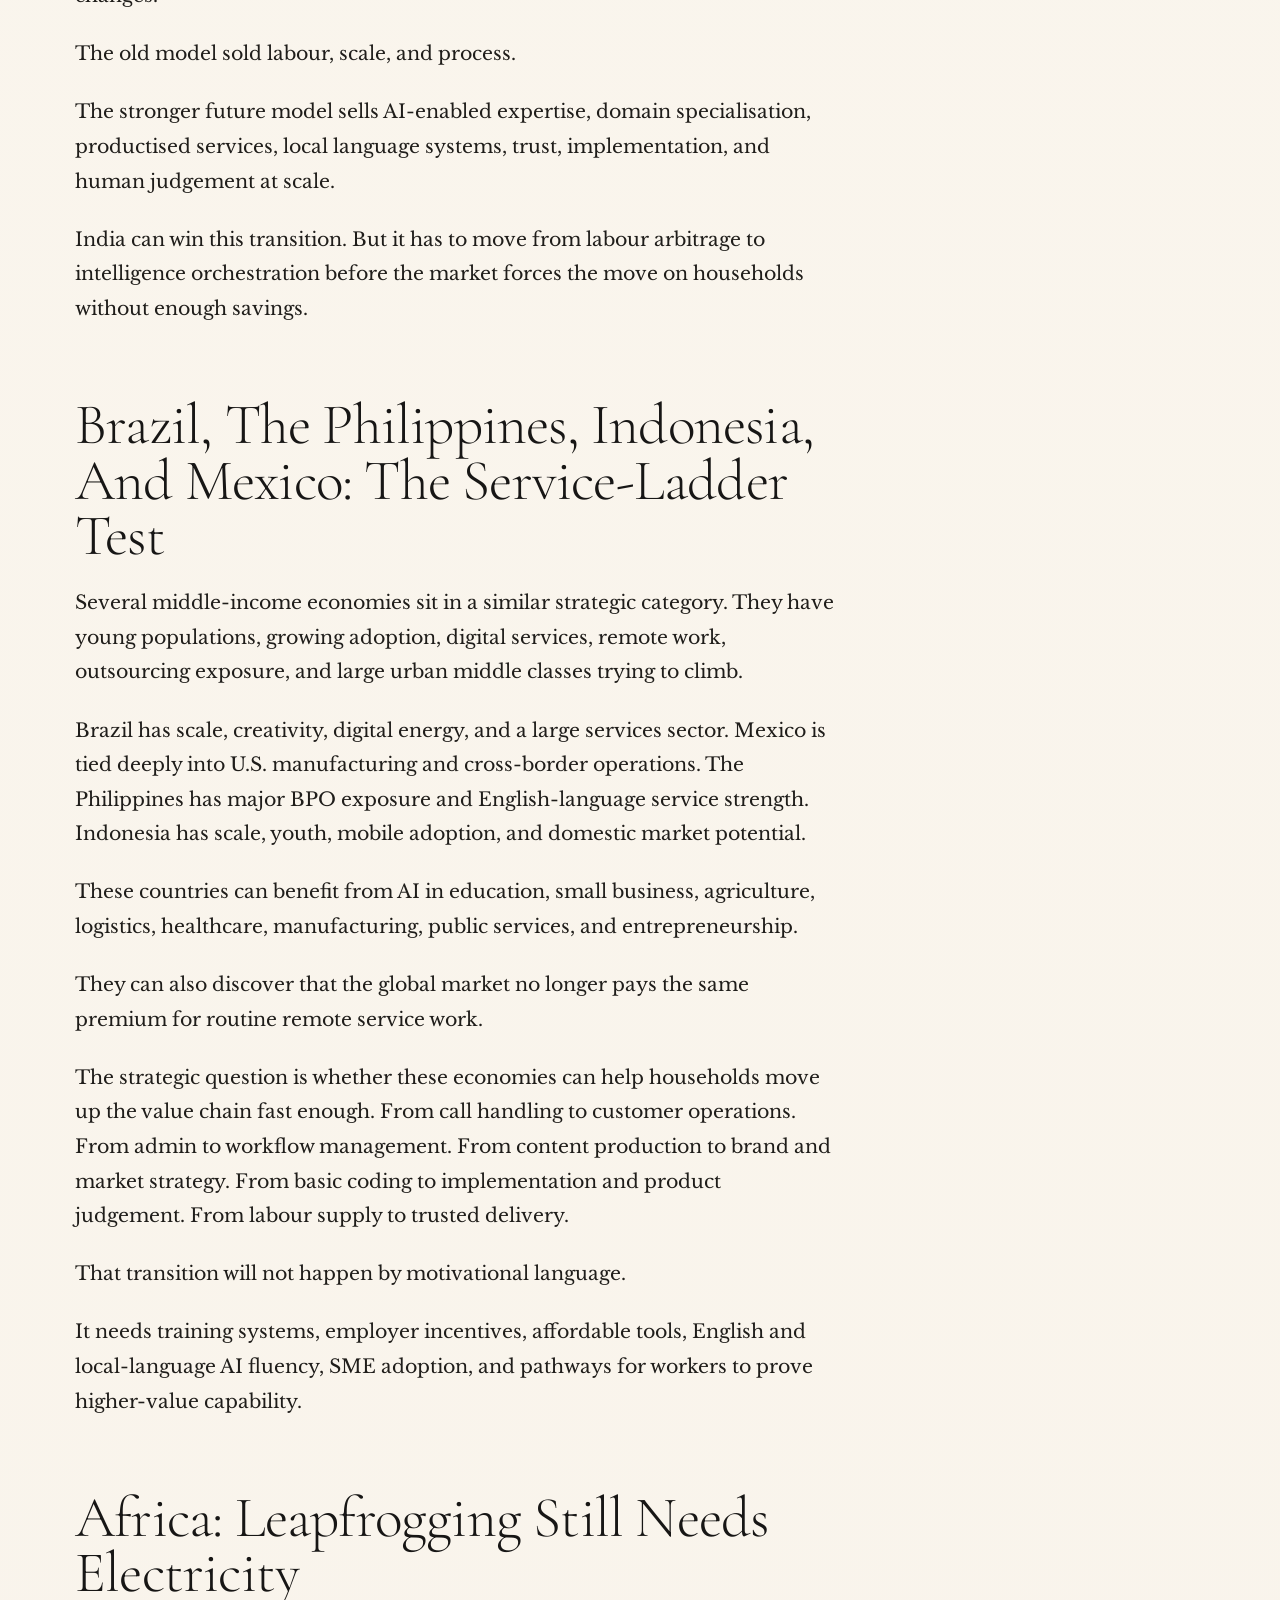
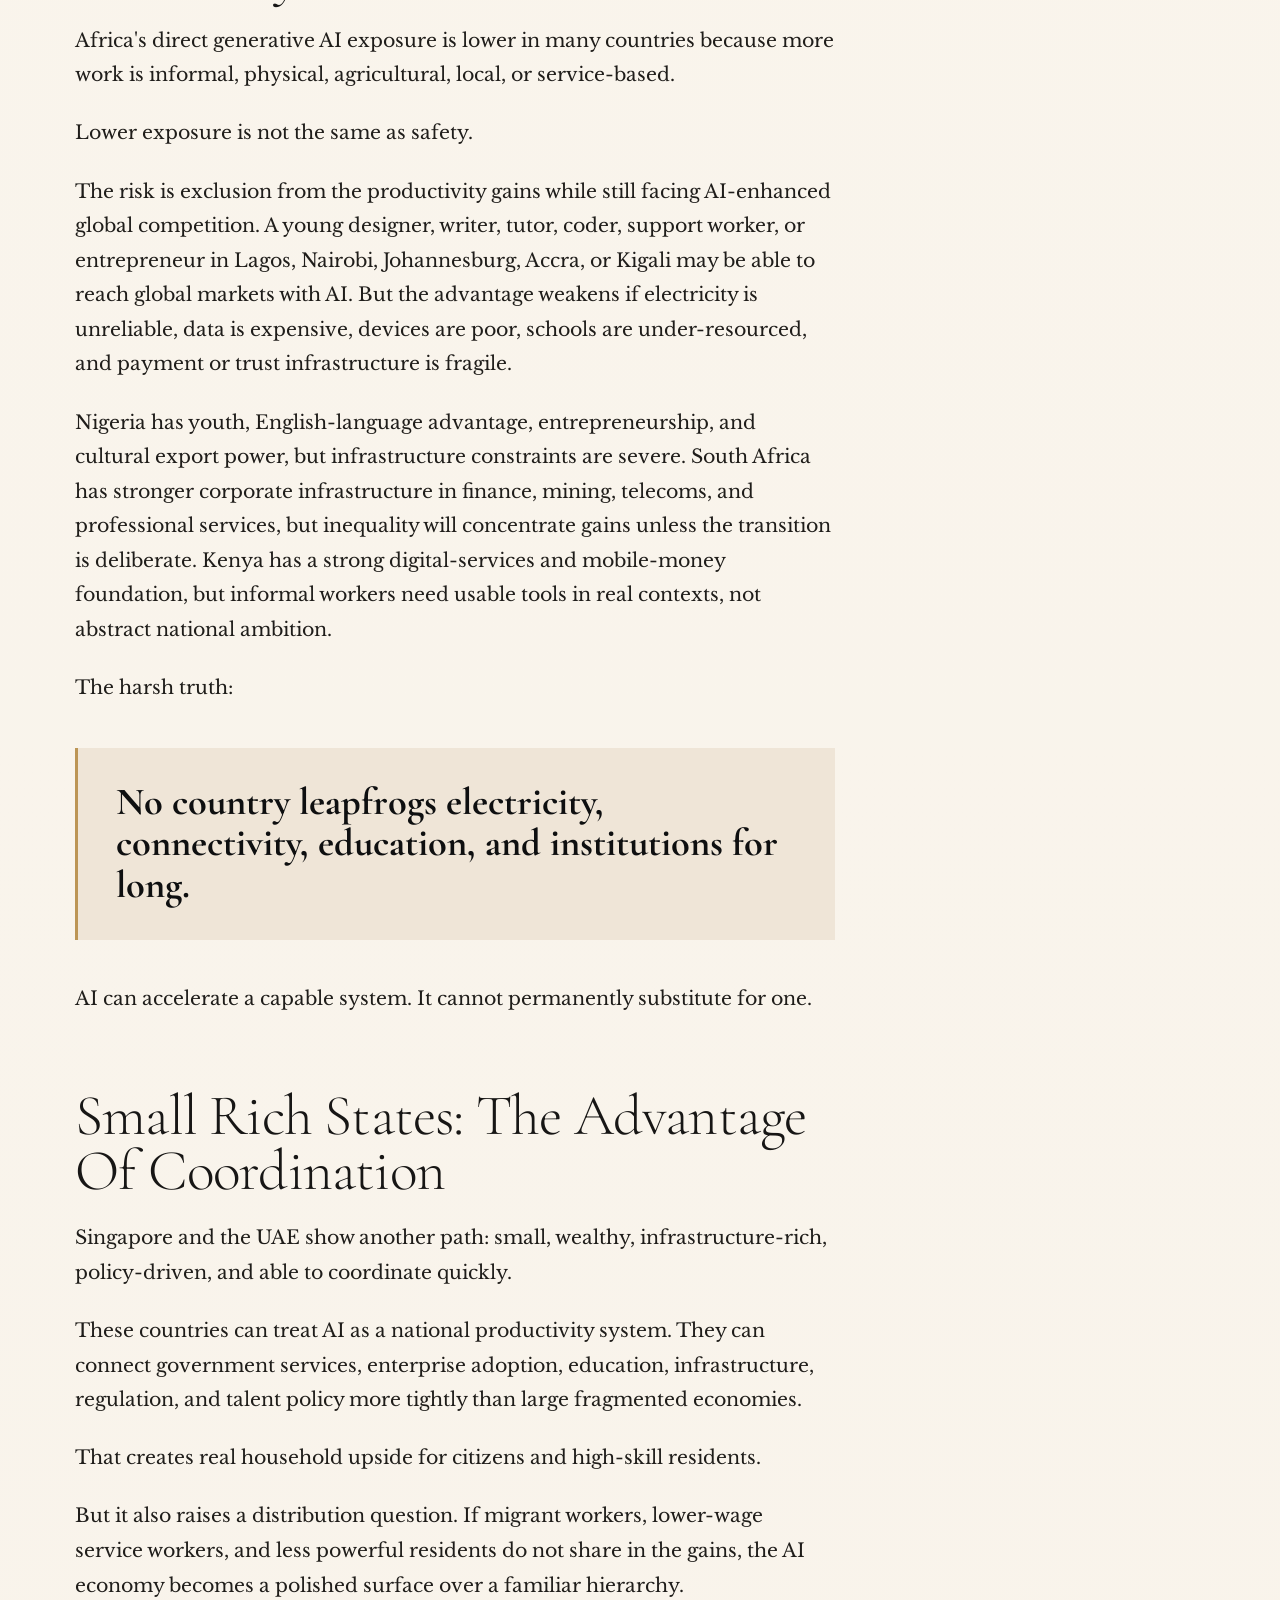
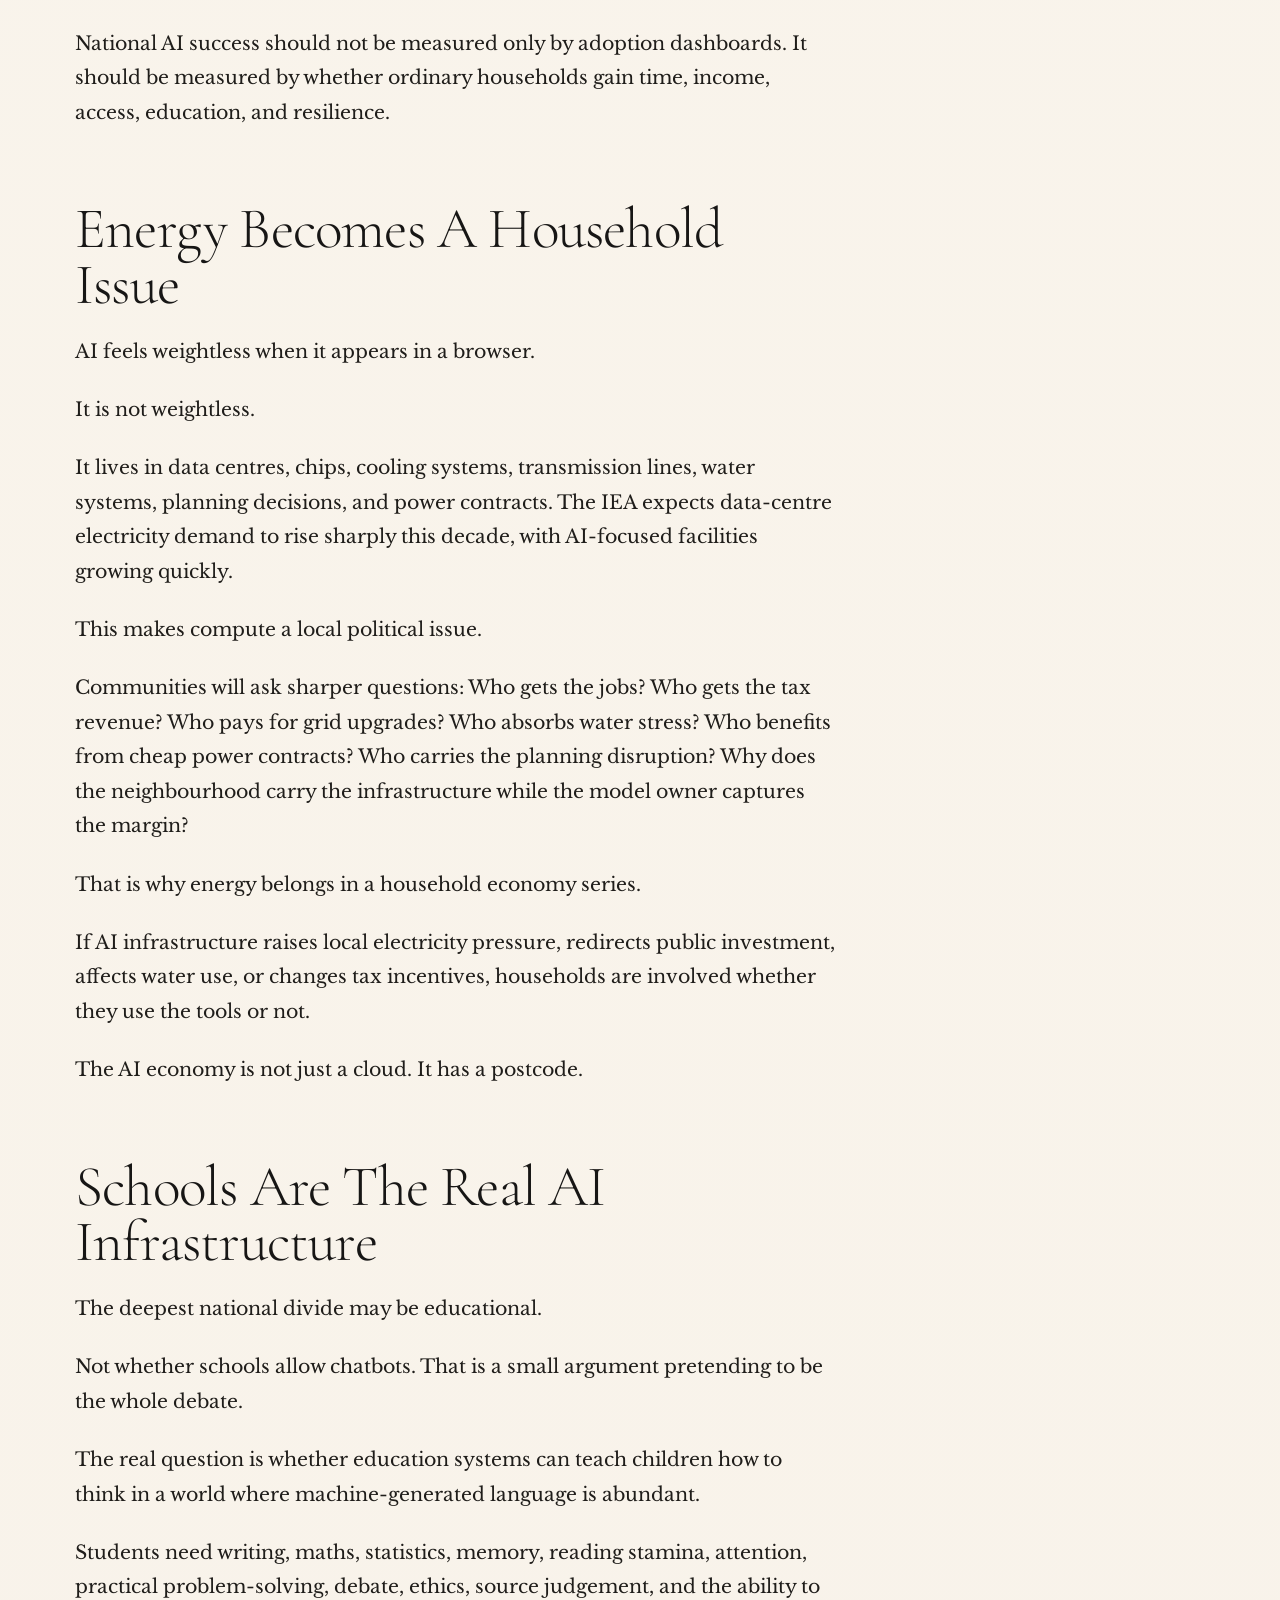
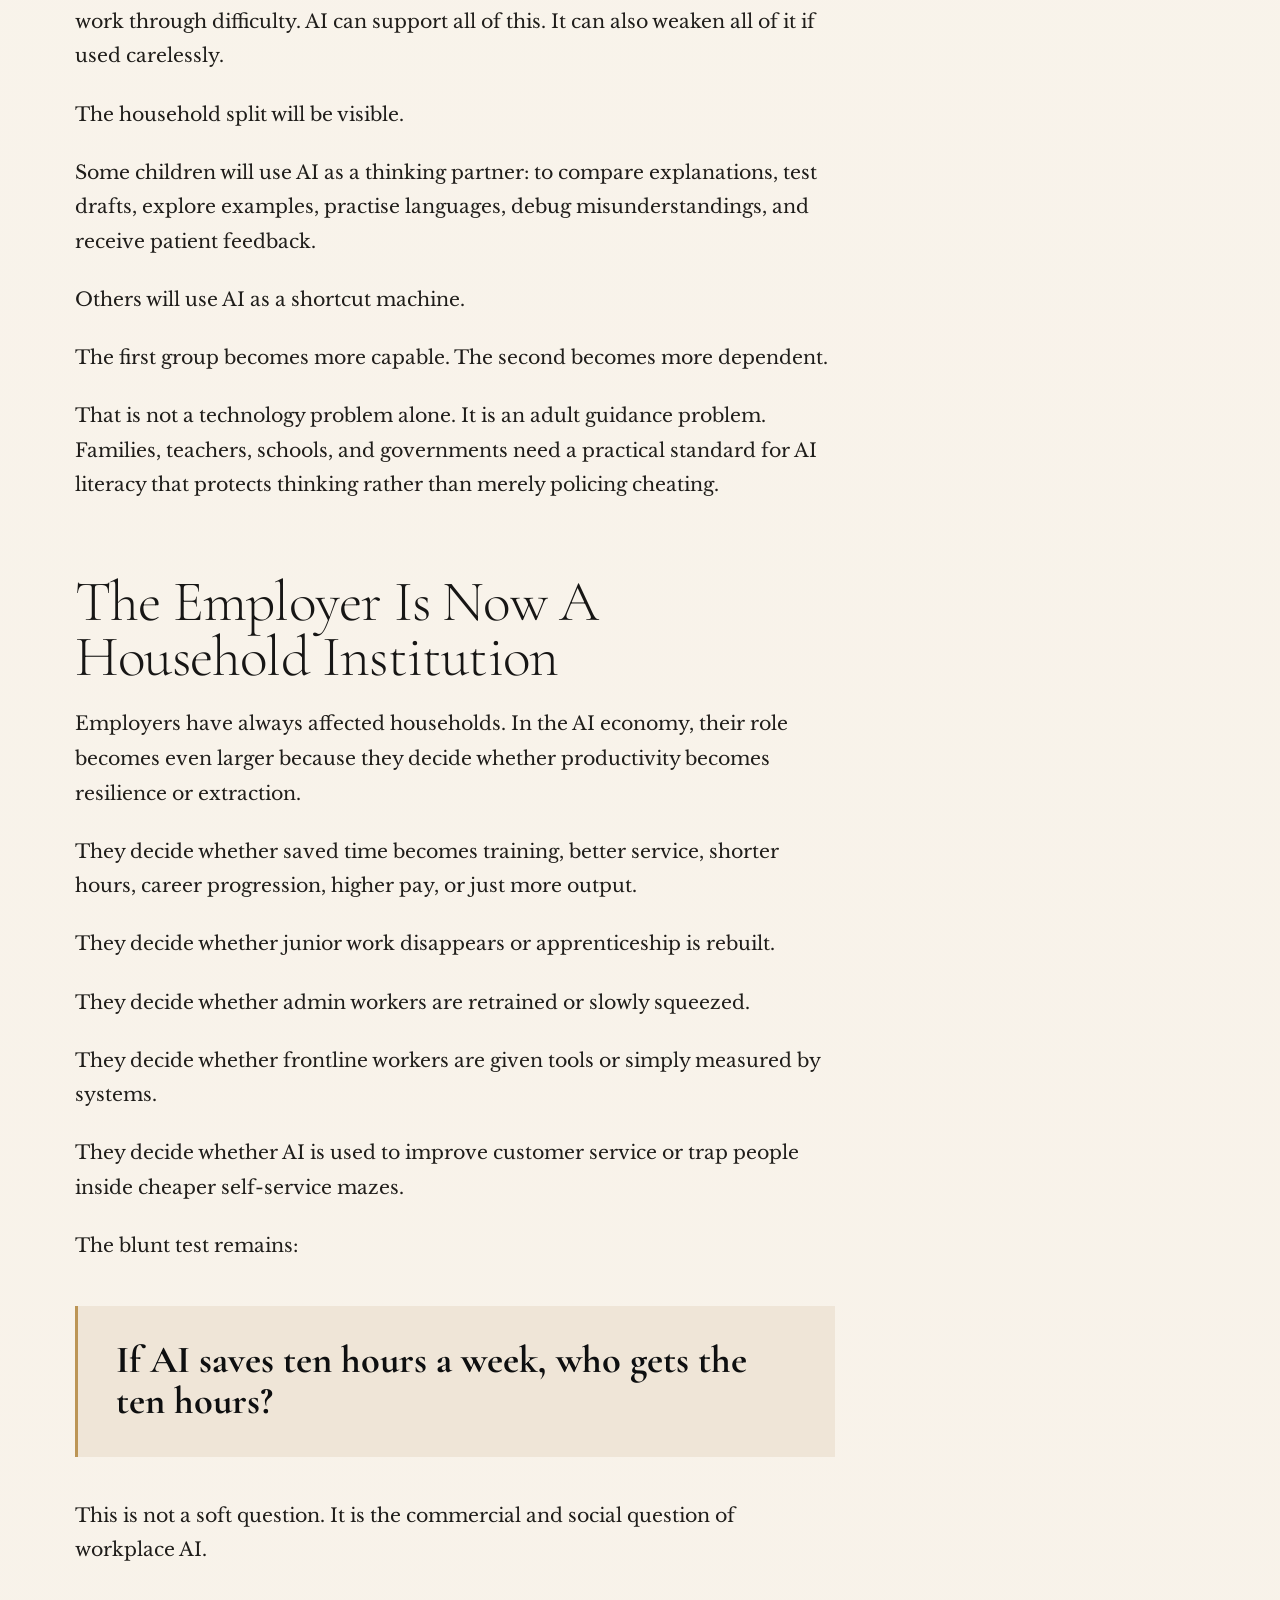
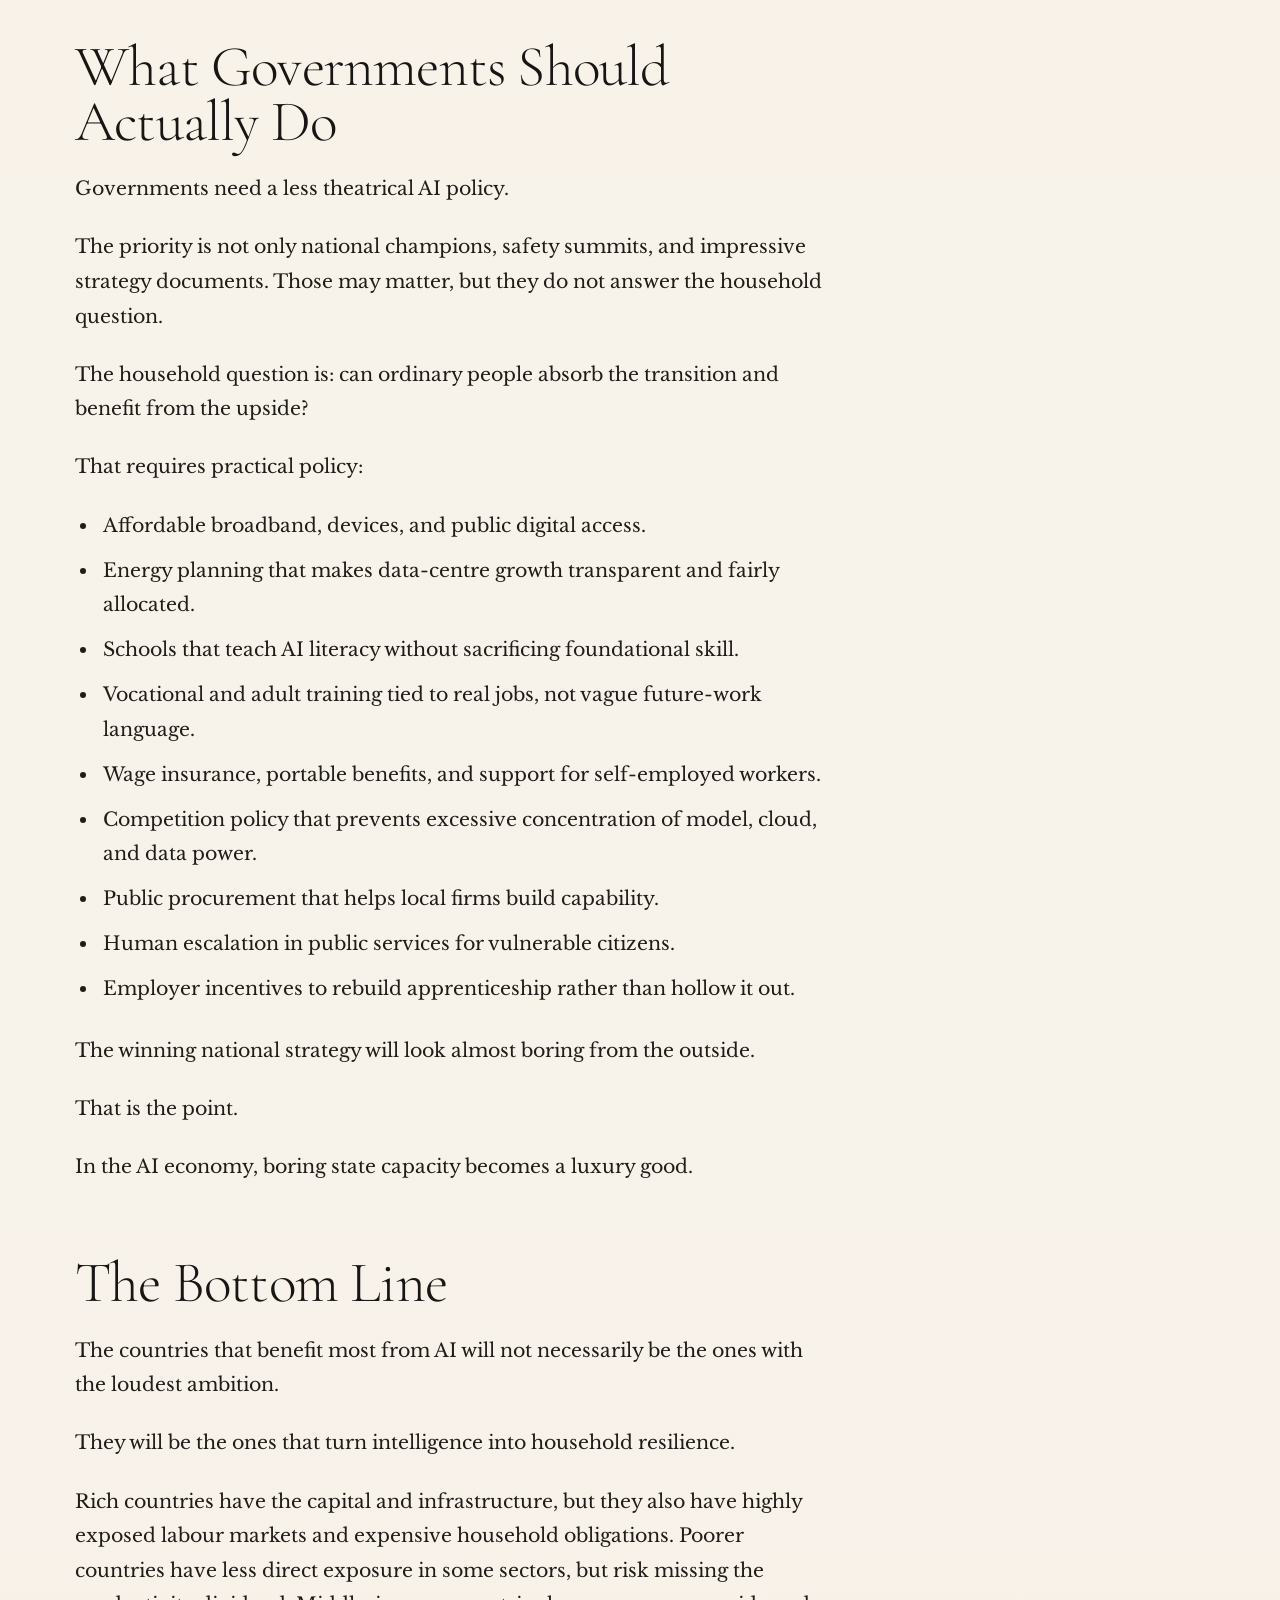
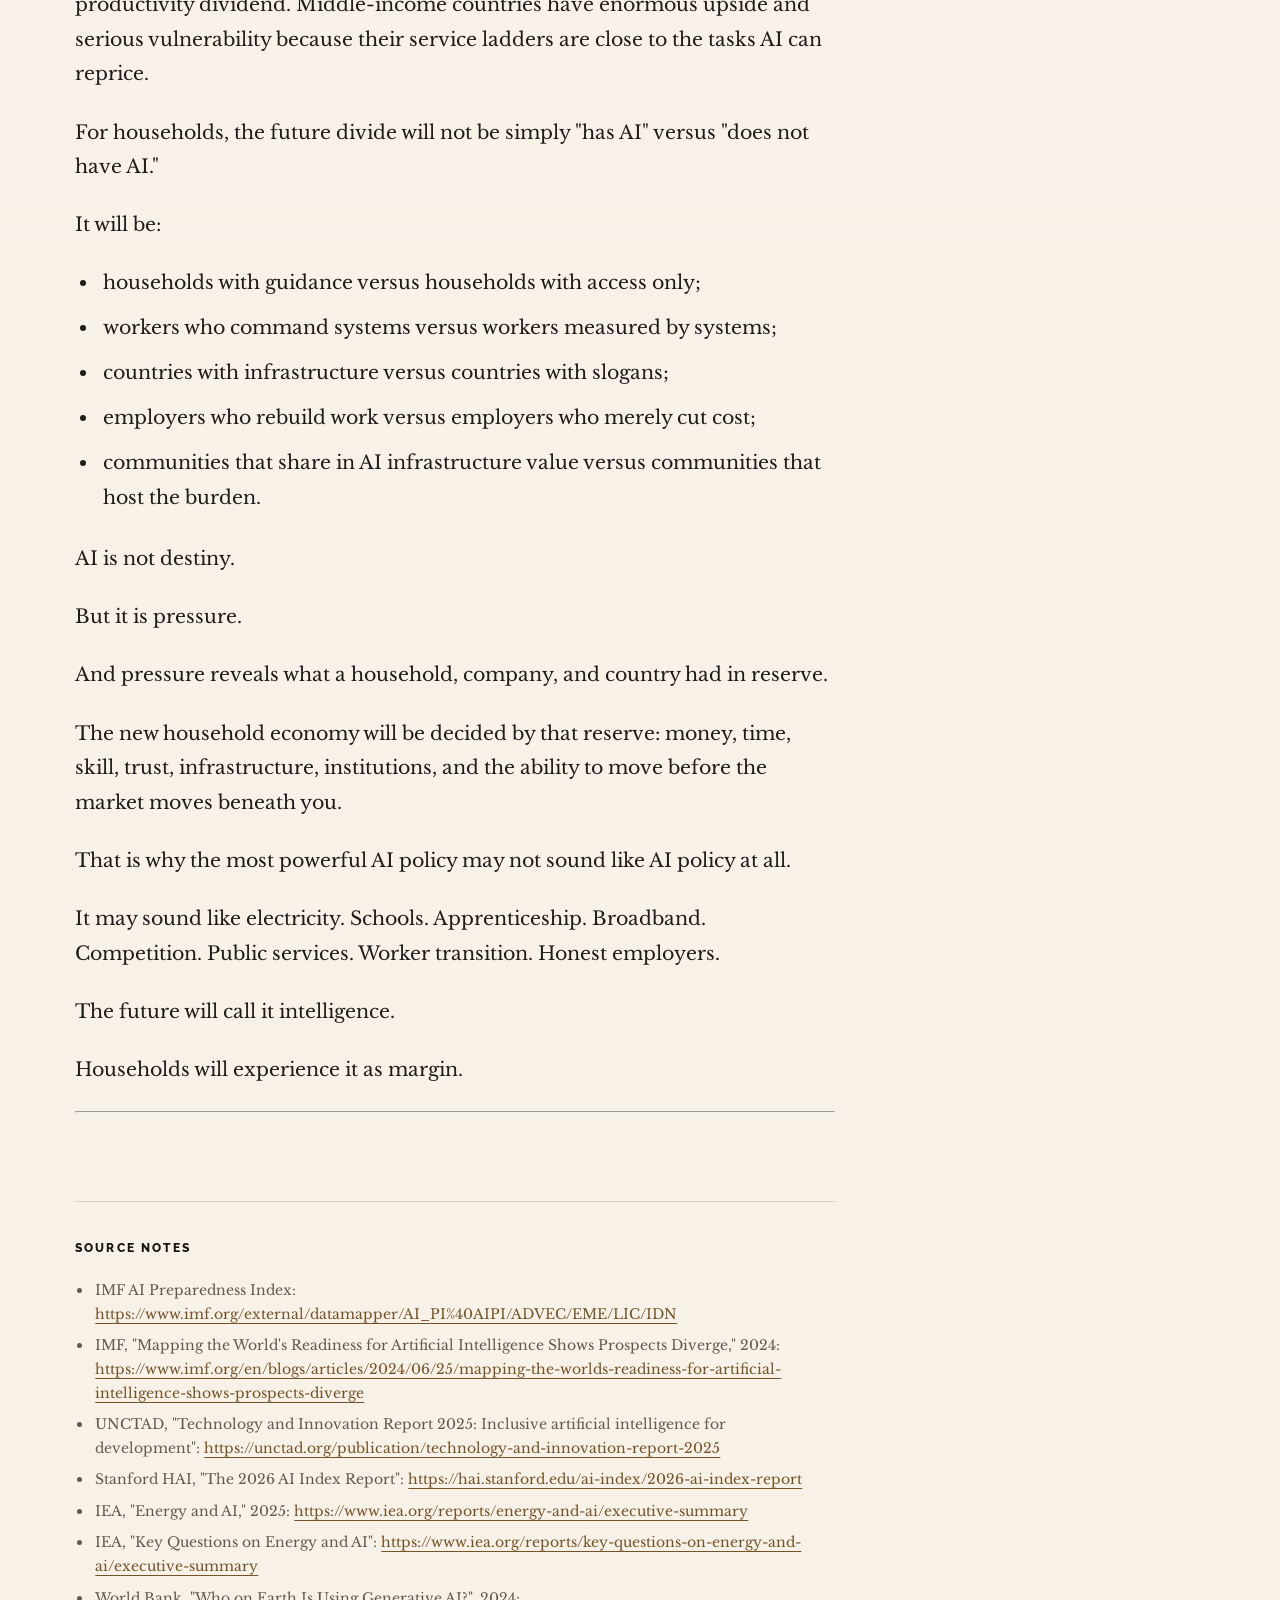
<file: essays/who-gets-to-live-in-the-ai-economy.html>
<!doctype html>
<html lang="en-GB">
<head>
<meta charset="utf-8">
<meta name="viewport" content="width=device-width, initial-scale=1">
<title>Who Gets to Live in the AI Economy? | The Bhuzen Brief</title>
<link rel="canonical" href="https://aabhisheksiloya.com/editorial/essays/who-gets-to-live-in-the-ai-economy.html">
<meta name="description" content="The New Household Economy Part 2: why
AI winners are decided by infrastructure, schools, employers, and state
capacity.">
<link rel="preconnect" href="https://fonts.googleapis.com">
<link rel="preconnect" href="https://fonts.gstatic.com" crossorigin>
<link href="https://fonts.googleapis.com/css2?family=Cormorant+Garamond:ital,wght@0,300;0,400;0,500;0,600;1,300;1,400;1,500&family=Libre+Baskerville:ital,wght@0,400;0,700;1,400&family=Raleway:wght@200;300;400;500;600;700&display=swap" rel="stylesheet">
<link rel="stylesheet" href="the-new-household-economy.css">
</head>
<body>
<header class="masthead">
  <a class="mast-logo" href="../" aria-label="Return to Editorial homepage">The Bhuzen <span>Brief</span></a>
  <div class="mast-center" aria-hidden="true">
    <div class="mast-rule"></div>
    <div class="mast-mark"></div>
    <div class="mast-rule"></div>
  </div>
  <div class="mast-state">Research Editorial &middot; June 2026</div>
</header>

<main>
  <section class="hero">
    <div class="hero-figure" aria-hidden="true"></div>
    <div class="hero-lines" aria-hidden="true"></div>
    <div class="hero-content">
      <div class="kicker">The New Household Economy · Part 2</div>
      <h1>Who Gets to Live in the AI Economy?</h1>
      <p class="hero-dek">Why the winners will be decided by
electricity, schools, employers, infrastructure, and boring state
capacity.</p>
      <div class="hero-meta">
        <div class="meta-item">
          <span class="meta-label">Written by</span>
          <span class="meta-value">Aabhishek Siloya</span>
        </div>
        <div class="meta-item">
          <span class="meta-label">Series</span>
          <span class="meta-value">The New Household Economy</span>
        </div>
        <div class="meta-item">
          <span class="meta-label">Edition</span>
          <span class="meta-value">Part 2 · Infrastructure and
Power</span>
        </div>
      </div>
    </div>
  </section>

  <section class="intro-band">
    <div class="intro-inner">
      <p class="intro-small">A research-led strategy editorial on
country readiness, energy, education, employers, public services and the
systems that decide whether households benefit from AI.</p>
      <p class="intro-statement">AI readiness is not a press release. It
is a household condition.</p>
    </div>
  </section>

  <section class="paper">
    <div class="article-shell">
      <article class="article-body">
<h1 id="who-gets-to-live-in-the-ai-economy">Who Gets to Live in the AI
Economy?</h1>
<h2 id="the-new-household-economy-part-2">The New Household Economy,
Part 2</h2>
<p>Prepared: 19 June 2026<br />
Editorial series: The New Household Economy<br />
Style: research-led strategy editorial</p>
<hr />
<p>The AI economy will be sold as intelligence.</p>
<p>It will be won by infrastructure.</p>
<p>That is the less glamorous truth. The countries and households that
benefit most from AI will not simply be the ones with the cleverest
slogans, the most dramatic launch events, or the loudest national
strategies. They will be the ones with the boring things working
underneath: electricity, broadband, schools, devices, compute,
procurement, labour protections, competition policy, practical training,
and employers who know how to redesign work without breaking the people
inside it.</p>
<p>In other words, AI readiness is not a press release.</p>
<p>It is a household condition.</p>
<p>If a country has weak power, expensive connectivity, underfunded
schools, fragile institutions, and few routes for workers to retrain, AI
does not become a national miracle just because people can open a
chatbot. It becomes another technology whose best version is captured by
the already connected.</p>
<p>That is the second claim of The New Household Economy:</p>
<p><strong>The AI divide will not only be between workers. It will be
between households backed by functioning systems and households left to
adapt alone.</strong></p>
<h2 id="the-country-divide-is-blunter-than-the-software-demo">The
Country Divide Is Blunter Than The Software Demo</h2>
<p>The IMF's AI Preparedness Index places advanced economies well ahead
of emerging and low-income economies on average. UNCTAD warns that AI
development is concentrated among a relatively small group of companies
and countries. Stanford's AI Index shows rapid generative AI adoption,
but with large differences by country and GDP per capita.</p>
<p>This does not mean rich countries simply win and poor countries
simply lose.</p>
<p>The picture is more interesting.</p>
<p>Rich countries face faster disruption because more of their workers
are in cognitive, office, professional, administrative, and service
roles that AI can reshape. Poorer countries may face less immediate
direct exposure because more work is physical, informal, agricultural,
local, or service-based. Middle-income countries may adopt quickly, but
many are exposed in global services, freelance work, business process
outsourcing, tutoring, support, coding, content, and back-office
tasks.</p>
<p>So the map is not safety versus danger.</p>
<p>It is timing versus capacity.</p>
<p>Advanced economies face earlier disruption but have more money,
institutions, and infrastructure to manage it. Lower-income economies
face less direct exposure in the short term but risk missing
productivity gains. Middle-income economies sit in the sharpest place:
enough digital talent to benefit, enough service exposure to be
vulnerable, and often not enough institutional cushion to absorb the
shock smoothly.</p>
<h2
id="the-united-states-capital-compute-and-the-middle-class-squeeze">The
United States: Capital, Compute, And The Middle-Class Squeeze</h2>
<p>The United States has the strongest AI capital base, frontier labs,
cloud infrastructure, enterprise adoption, and commercial scale. That
gives American households enormous upside if they sit close to
technology, finance, law, defence, healthcare, software, research,
media, consulting, or entrepreneurship.</p>
<p>It also creates a harsher labour-market mirror.</p>
<p>The U.S. has many workers in highly exposed cognitive roles. It has
expensive education, expensive healthcare, high housing costs in
opportunity hubs, and a labour market where job loss can quickly become
a household crisis. For senior professionals and founders, AI can
multiply output. For junior white-collar workers, routine office staff,
call-centre teams, low-end freelancers, and middle-income families with
fixed costs, it can compress the ladder.</p>
<p>America may produce many of the tools that reshape work.</p>
<p>That does not guarantee every American household shares in the
upside.</p>
<p>There is also the infrastructure bill. Data centres are becoming
local political objects: electricity demand, water use, grid queues, tax
incentives, land use, and community benefit deals. The household
question is not only whether AI raises wages. It is also who pays for
the power system that makes the AI economy possible.</p>
<h2 id="europe-protection-is-not-the-same-as-power">Europe: Protection
Is Not The Same As Power</h2>
<p>Europe's strength is seriousness: regulation, public institutions,
industrial depth, education, consumer protection, and a stronger
instinct for social cushioning.</p>
<p>Its weakness is scale.</p>
<p>The UK has strong research, services exposure, finance, legal work,
creative industries, and public-sector pressure. London and the South
East may capture a disproportionate share of the gains, while routine
office work, outsourced support, and junior professional ladders face
pressure.</p>
<p>Germany has an industrial advantage. AI could matter deeply in
manufacturing, engineering, logistics, robotics, quality control,
maintenance, and enterprise software. The risk is not only job loss. It
is competitiveness loss if firms move too slowly and industrial AI value
migrates elsewhere.</p>
<p>France has talent, state capacity, and ambition, but like much of
Europe, it faces the classic translation problem: turning research,
regulation, and talent into companies and systems that scale
globally.</p>
<p>The harsh truth for Europe is simple:</p>
<p><strong>Labour protection can slow household damage. It cannot by
itself guarantee value creation.</strong></p>
<p>If Europe protects workers but fails to build and scale the systems
where AI value is captured, it may preserve the social floor while
losing part of the economic ceiling.</p>
<h2 id="india-the-opportunity-and-the-threat-are-the-same-shape">India:
The Opportunity And The Threat Are The Same Shape</h2>
<p>India is one of the most important countries in the AI household
story.</p>
<p>It has a young population, deep technical talent, English-language
advantage, digital public infrastructure, a huge services base, and fast
adoption. AI could upgrade education, small business, healthcare
navigation, language access, government services, exports, and
entrepreneurship at extraordinary scale.</p>
<p>But India's risk sits inside its strength.</p>
<p>Millions of households have climbed through IT services, business
process outsourcing, tutoring, coding, content, support, admin, and
global back-office work. These are precisely the kinds of language and
workflow tasks that AI can reprice.</p>
<p>This does not mean India's service economy disappears. It means the
bargain changes.</p>
<p>The old model sold labour, scale, and process.</p>
<p>The stronger future model sells AI-enabled expertise, domain
specialisation, productised services, local language systems, trust,
implementation, and human judgement at scale.</p>
<p>India can win this transition. But it has to move from labour
arbitrage to intelligence orchestration before the market forces the
move on households without enough savings.</p>
<h2
id="brazil-the-philippines-indonesia-and-mexico-the-service-ladder-test">Brazil,
The Philippines, Indonesia, And Mexico: The Service-Ladder Test</h2>
<p>Several middle-income economies sit in a similar strategic category.
They have young populations, growing adoption, digital services, remote
work, outsourcing exposure, and large urban middle classes trying to
climb.</p>
<p>Brazil has scale, creativity, digital energy, and a large services
sector. Mexico is tied deeply into U.S. manufacturing and cross-border
operations. The Philippines has major BPO exposure and English-language
service strength. Indonesia has scale, youth, mobile adoption, and
domestic market potential.</p>
<p>These countries can benefit from AI in education, small business,
agriculture, logistics, healthcare, manufacturing, public services, and
entrepreneurship.</p>
<p>They can also discover that the global market no longer pays the same
premium for routine remote service work.</p>
<p>The strategic question is whether these economies can help households
move up the value chain fast enough. From call handling to customer
operations. From admin to workflow management. From content production
to brand and market strategy. From basic coding to implementation and
product judgement. From labour supply to trusted delivery.</p>
<p>That transition will not happen by motivational language.</p>
<p>It needs training systems, employer incentives, affordable tools,
English and local-language AI fluency, SME adoption, and pathways for
workers to prove higher-value capability.</p>
<h2 id="africa-leapfrogging-still-needs-electricity">Africa:
Leapfrogging Still Needs Electricity</h2>
<p>Africa's direct generative AI exposure is lower in many countries
because more work is informal, physical, agricultural, local, or
service-based.</p>
<p>Lower exposure is not the same as safety.</p>
<p>The risk is exclusion from the productivity gains while still facing
AI-enhanced global competition. A young designer, writer, tutor, coder,
support worker, or entrepreneur in Lagos, Nairobi, Johannesburg, Accra,
or Kigali may be able to reach global markets with AI. But the advantage
weakens if electricity is unreliable, data is expensive, devices are
poor, schools are under-resourced, and payment or trust infrastructure
is fragile.</p>
<p>Nigeria has youth, English-language advantage, entrepreneurship, and
cultural export power, but infrastructure constraints are severe. South
Africa has stronger corporate infrastructure in finance, mining,
telecoms, and professional services, but inequality will concentrate
gains unless the transition is deliberate. Kenya has a strong
digital-services and mobile-money foundation, but informal workers need
usable tools in real contexts, not abstract national ambition.</p>
<p>The harsh truth:</p>
<p><strong>No country leapfrogs electricity, connectivity, education,
and institutions for long.</strong></p>
<p>AI can accelerate a capable system. It cannot permanently substitute
for one.</p>
<h2 id="small-rich-states-the-advantage-of-coordination">Small Rich
States: The Advantage Of Coordination</h2>
<p>Singapore and the UAE show another path: small, wealthy,
infrastructure-rich, policy-driven, and able to coordinate quickly.</p>
<p>These countries can treat AI as a national productivity system. They
can connect government services, enterprise adoption, education,
infrastructure, regulation, and talent policy more tightly than large
fragmented economies.</p>
<p>That creates real household upside for citizens and high-skill
residents.</p>
<p>But it also raises a distribution question. If migrant workers,
lower-wage service workers, and less powerful residents do not share in
the gains, the AI economy becomes a polished surface over a familiar
hierarchy.</p>
<p>National AI success should not be measured only by adoption
dashboards. It should be measured by whether ordinary households gain
time, income, access, education, and resilience.</p>
<h2 id="energy-becomes-a-household-issue">Energy Becomes A Household
Issue</h2>
<p>AI feels weightless when it appears in a browser.</p>
<p>It is not weightless.</p>
<p>It lives in data centres, chips, cooling systems, transmission lines,
water systems, planning decisions, and power contracts. The IEA expects
data-centre electricity demand to rise sharply this decade, with
AI-focused facilities growing quickly.</p>
<p>This makes compute a local political issue.</p>
<p>Communities will ask sharper questions: Who gets the jobs? Who gets
the tax revenue? Who pays for grid upgrades? Who absorbs water stress?
Who benefits from cheap power contracts? Who carries the planning
disruption? Why does the neighbourhood carry the infrastructure while
the model owner captures the margin?</p>
<p>That is why energy belongs in a household economy series.</p>
<p>If AI infrastructure raises local electricity pressure, redirects
public investment, affects water use, or changes tax incentives,
households are involved whether they use the tools or not.</p>
<p>The AI economy is not just a cloud. It has a postcode.</p>
<h2 id="schools-are-the-real-ai-infrastructure">Schools Are The Real AI
Infrastructure</h2>
<p>The deepest national divide may be educational.</p>
<p>Not whether schools allow chatbots. That is a small argument
pretending to be the whole debate.</p>
<p>The real question is whether education systems can teach children how
to think in a world where machine-generated language is abundant.</p>
<p>Students need writing, maths, statistics, memory, reading stamina,
attention, practical problem-solving, debate, ethics, source judgement,
and the ability to work through difficulty. AI can support all of this.
It can also weaken all of it if used carelessly.</p>
<p>The household split will be visible.</p>
<p>Some children will use AI as a thinking partner: to compare
explanations, test drafts, explore examples, practise languages, debug
misunderstandings, and receive patient feedback.</p>
<p>Others will use AI as a shortcut machine.</p>
<p>The first group becomes more capable. The second becomes more
dependent.</p>
<p>That is not a technology problem alone. It is an adult guidance
problem. Families, teachers, schools, and governments need a practical
standard for AI literacy that protects thinking rather than merely
policing cheating.</p>
<h2 id="the-employer-is-now-a-household-institution">The Employer Is Now
A Household Institution</h2>
<p>Employers have always affected households. In the AI economy, their
role becomes even larger because they decide whether productivity
becomes resilience or extraction.</p>
<p>They decide whether saved time becomes training, better service,
shorter hours, career progression, higher pay, or just more output.</p>
<p>They decide whether junior work disappears or apprenticeship is
rebuilt.</p>
<p>They decide whether admin workers are retrained or slowly
squeezed.</p>
<p>They decide whether frontline workers are given tools or simply
measured by systems.</p>
<p>They decide whether AI is used to improve customer service or trap
people inside cheaper self-service mazes.</p>
<p>The blunt test remains:</p>
<p><strong>If AI saves ten hours a week, who gets the ten
hours?</strong></p>
<p>This is not a soft question. It is the commercial and social question
of workplace AI.</p>
<h2 id="what-governments-should-actually-do">What Governments Should
Actually Do</h2>
<p>Governments need a less theatrical AI policy.</p>
<p>The priority is not only national champions, safety summits, and
impressive strategy documents. Those may matter, but they do not answer
the household question.</p>
<p>The household question is: can ordinary people absorb the transition
and benefit from the upside?</p>
<p>That requires practical policy:</p>
<ul>
<li>Affordable broadband, devices, and public digital access.</li>
<li>Energy planning that makes data-centre growth transparent and fairly
allocated.</li>
<li>Schools that teach AI literacy without sacrificing foundational
skill.</li>
<li>Vocational and adult training tied to real jobs, not vague
future-work language.</li>
<li>Wage insurance, portable benefits, and support for self-employed
workers.</li>
<li>Competition policy that prevents excessive concentration of model,
cloud, and data power.</li>
<li>Public procurement that helps local firms build capability.</li>
<li>Human escalation in public services for vulnerable citizens.</li>
<li>Employer incentives to rebuild apprenticeship rather than hollow it
out.</li>
</ul>
<p>The winning national strategy will look almost boring from the
outside.</p>
<p>That is the point.</p>
<p>In the AI economy, boring state capacity becomes a luxury good.</p>
<h2 id="the-bottom-line">The Bottom Line</h2>
<p>The countries that benefit most from AI will not necessarily be the
ones with the loudest ambition.</p>
<p>They will be the ones that turn intelligence into household
resilience.</p>
<p>Rich countries have the capital and infrastructure, but they also
have highly exposed labour markets and expensive household obligations.
Poorer countries have less direct exposure in some sectors, but risk
missing the productivity dividend. Middle-income countries have enormous
upside and serious vulnerability because their service ladders are close
to the tasks AI can reprice.</p>
<p>For households, the future divide will not be simply "has AI" versus
"does not have AI."</p>
<p>It will be:</p>
<ul>
<li>households with guidance versus households with access only;</li>
<li>workers who command systems versus workers measured by systems;</li>
<li>countries with infrastructure versus countries with slogans;</li>
<li>employers who rebuild work versus employers who merely cut
cost;</li>
<li>communities that share in AI infrastructure value versus communities
that host the burden.</li>
</ul>
<p>AI is not destiny.</p>
<p>But it is pressure.</p>
<p>And pressure reveals what a household, company, and country had in
reserve.</p>
<p>The new household economy will be decided by that reserve: money,
time, skill, trust, infrastructure, institutions, and the ability to
move before the market moves beneath you.</p>
<p>That is why the most powerful AI policy may not sound like AI policy
at all.</p>
<p>It may sound like electricity. Schools. Apprenticeship. Broadband.
Competition. Public services. Worker transition. Honest employers.</p>
<p>The future will call it intelligence.</p>
<p>Households will experience it as margin.</p>
<hr />
<h2 id="source-notes">Source Notes</h2>
<ul>
<li>IMF AI Preparedness Index: <a
href="https://www.imf.org/external/datamapper/AI_PI%40AIPI/ADVEC/EME/LIC/IDN">https://www.imf.org/external/datamapper/AI_PI%40AIPI/ADVEC/EME/LIC/IDN</a></li>
<li>IMF, "Mapping the World's Readiness for Artificial Intelligence
Shows Prospects Diverge," 2024: <a
href="https://www.imf.org/en/blogs/articles/2024/06/25/mapping-the-worlds-readiness-for-artificial-intelligence-shows-prospects-diverge">https://www.imf.org/en/blogs/articles/2024/06/25/mapping-the-worlds-readiness-for-artificial-intelligence-shows-prospects-diverge</a></li>
<li>UNCTAD, "Technology and Innovation Report 2025: Inclusive artificial
intelligence for development": <a
href="https://unctad.org/publication/technology-and-innovation-report-2025">https://unctad.org/publication/technology-and-innovation-report-2025</a></li>
<li>Stanford HAI, "The 2026 AI Index Report": <a
href="https://hai.stanford.edu/ai-index/2026-ai-index-report">https://hai.stanford.edu/ai-index/2026-ai-index-report</a></li>
<li>IEA, "Energy and AI," 2025: <a
href="https://www.iea.org/reports/energy-and-ai/executive-summary">https://www.iea.org/reports/energy-and-ai/executive-summary</a></li>
<li>IEA, "Key Questions on Energy and AI": <a
href="https://www.iea.org/reports/key-questions-on-energy-and-ai/executive-summary">https://www.iea.org/reports/key-questions-on-energy-and-ai/executive-summary</a></li>
<li>World Bank, "Who on Earth Is Using Generative AI?", 2024: <a
href="https://documents1.worldbank.org/curated/en/099720008192430535/pdf/IDU15f321eb5148701472d1a88813ab677be07b0.pdf">https://documents1.worldbank.org/curated/en/099720008192430535/pdf/IDU15f321eb5148701472d1a88813ab677be07b0.pdf</a></li>
<li>PwC, "AI Jobs Barometer," 2026: <a
href="https://www.pwc.com/gx/en/services/ai/ai-jobs-barometer.html">https://www.pwc.com/gx/en/services/ai/ai-jobs-barometer.html</a></li>
<li>BCG, "AI at Work: Why Strategy Matters More Than Tools," 2026: <a
href="https://www.bcg.com/publications/2026/ai-at-work-why-strategy-matters-more-than-tools">https://www.bcg.com/publications/2026/ai-at-work-why-strategy-matters-more-than-tools</a></li>
</ul>
      </article>
      <aside class="aside">
        <div class="aside-title">Editorial Position</div>
        <p class="aside-line">The AI economy will be sold as
intelligence. It will be won by infrastructure.</p>
        <p class="aside-note">The countries that win will not be the
ones with the loudest slogans. They will be the ones with the strongest
systems underneath ordinary households.</p>
      </aside>
    </div>
  </section>

  <section class="closing">
    <div class="closing-inner">
      <h2>The future will call it intelligence.</h2>
      <p>Households will experience it as margin: money, time, skill,
trust, infrastructure, institutions and the ability to move before the
market moves beneath them.</p>
      <div class="article-nav">
        <a class="button" href="the-new-household-economy.html">Back to Series</a>
      </div>
      <div class="signature">Aabhishek Siloya</div>
    </div>
  </section>
</main>

<footer class="footer">
  <div>The Bhuzen Brief &middot; Research Editorial</div>
  <div>The New Household Economy &middot; Aabhishek Siloya</div>
</footer>
</body>
</html>
</file>
<file: assets/site.css>
:root {
  --ink-1: #0d0b09;
  --ink-2: #15110d;
  --ink-3: #231b15;
  --stone-1: #f2e8d8;
  --stone-2: #d7c6ae;
  --stone-3: #ad9a83;
  --gold: #b88a4a;
  --gold-soft: #d4b483;
  --line: rgba(228, 211, 186, 0.14);
  --panel: rgba(20, 15, 12, 0.76);
  --shadow: 0 30px 80px rgba(0, 0, 0, 0.34);
}

*,
*::before,
*::after {
  box-sizing: border-box;
}

html {
  scroll-behavior: smooth;
}

body {
  margin: 0;
  min-height: 100vh;
  color: var(--stone-1);
  background:
    radial-gradient(circle at top right, rgba(184, 138, 74, 0.12), transparent 24%),
    radial-gradient(circle at 20% 20%, rgba(88, 55, 31, 0.18), transparent 30%),
    linear-gradient(180deg, #090806 0%, #110d09 42%, #0a0907 100%);
  font-family: "Manrope", sans-serif;
  line-height: 1.6;
}

a {
  color: inherit;
  text-decoration: none;
}

.site-frame {
  width: min(1260px, calc(100% - 36px));
  margin: 0 auto;
  padding: 10px 0 64px;
}

.topbar {
  display: flex;
  align-items: center;
  justify-content: space-between;
  gap: 18px;
  padding: 10px 18px;
  margin-bottom: 10px;
  border: 1px solid var(--line);
  background: rgba(13, 10, 8, 0.62);
  backdrop-filter: blur(18px);
  position: sticky;
  top: 10px;
  z-index: 10;
}

.topbar-mark {
  display: flex;
  flex-direction: column;
  gap: 3px;
}

.section-label,
.topbar-kicker,
.entry-label {
  margin: 0;
  font-size: 0.72rem;
  letter-spacing: 0.28em;
  text-transform: uppercase;
  color: var(--gold-soft);
}

.topbar-brand {
  font-family: "Cormorant Garamond", serif;
  font-size: clamp(1rem, 1.65vw, 1.7rem);
  line-height: 1;
  max-width: 680px;
}

.topbar-nav {
  display: flex;
  flex-wrap: wrap;
  gap: 14px;
}

.topbar-nav a {
  color: var(--stone-2);
  font-weight: 600;
  font-size: 0.94rem;
  scroll-margin-top: 120px;
}

.cover,
.curated-feature,
.salon-note,
.host-section {
  position: relative;
  overflow: hidden;
  border: 1px solid var(--line);
  box-shadow: var(--shadow);
}

.cover {
  min-height: min(620px, calc(100svh - 116px));
  margin-bottom: 22px;
  background:
    linear-gradient(125deg, rgba(8, 7, 5, 0.86), rgba(18, 13, 10, 0.74)),
    url("https://images.unsplash.com/photo-1513635269975-59663e0ac1ad?auto=format&fit=crop&w=1800&q=80") center/cover;
}

.cover-backdrop {
  position: absolute;
  inset: 0;
  background:
    radial-gradient(circle at 70% 26%, rgba(184, 138, 74, 0.2), transparent 20%),
    linear-gradient(180deg, rgba(9, 8, 6, 0.25), rgba(9, 8, 6, 0.8));
}

.cover-grid {
  position: relative;
  z-index: 1;
  min-height: min(620px, calc(100svh - 116px));
  display: grid;
  grid-template-columns: minmax(0, 1.05fr) minmax(340px, 0.78fr);
  gap: 26px;
  align-items: center;
  padding: clamp(22px, 3.4vw, 40px);
}

.cover-copy {
  max-width: 780px;
}

.cover-copy h1,
.curated-heading h2,
.archive-heading h2,
.salon-note-heading h2,
.host-copy h2,
.cover-panel h2,
.archive-content h3 {
  margin: 0;
  font-family: "Cormorant Garamond", serif;
  line-height: 0.96;
  letter-spacing: -0.03em;
}

.cover-copy h1 {
  margin-top: 14px;
  font-size: clamp(3.2rem, 6.15vw, 5.8rem);
  max-width: 12.5ch;
}

.cover-lede {
  margin: 16px 0 0;
  max-width: 50ch;
  font-size: 1.02rem;
  color: rgba(242, 232, 216, 0.84);
}

.cover-actions {
  display: flex;
  flex-wrap: wrap;
  gap: 14px;
  margin-top: 22px;
}

.button {
  display: inline-flex;
  align-items: center;
  justify-content: center;
  min-height: 50px;
  padding: 0 22px;
  border-radius: 999px;
  font-weight: 700;
  transition: opacity 160ms ease;
}

.button-gold {
  background: linear-gradient(135deg, #b88a4a, #8b6330);
  color: #120d09;
}

.button-ghost {
  border: 1px solid rgba(242, 232, 216, 0.22);
  background: rgba(255, 255, 255, 0.05);
  color: var(--stone-1);
}

.cover-panel {
  align-self: center;
  display: flex;
  flex-direction: column;
  justify-content: flex-end;
  gap: 16px;
  min-height: 360px;
  padding: 24px;
  background:
    radial-gradient(circle at 18% 0%, rgba(184, 138, 74, 0.16), transparent 34%),
    linear-gradient(180deg, rgba(18, 13, 10, 0.46), rgba(18, 13, 10, 0.9));
  border: 1px solid rgba(242, 232, 216, 0.14);
  transition:
    border-color 180ms ease,
    box-shadow 180ms ease,
    transform 180ms ease,
    background 180ms ease;
}

.cover-panel h2 {
  font-size: clamp(2.15rem, 3.45vw, 3.45rem);
}

.cover-panel p {
  margin: 0;
  color: rgba(242, 232, 216, 0.76);
}

.cover-meta {
  display: grid;
  grid-template-columns: repeat(2, minmax(0, 1fr));
  gap: 14px;
  margin: 0;
}

.cover-meta div {
  padding-top: 12px;
  border-top: 1px solid rgba(242, 232, 216, 0.12);
}

.cover-meta dt,
.cover-meta dd {
  margin: 0;
}

.cover-meta dt {
  font-size: 0.76rem;
  letter-spacing: 0.2em;
  text-transform: uppercase;
  color: var(--gold-soft);
}

.cover-meta dd {
  margin-top: 8px;
  color: var(--stone-1);
  font-weight: 600;
}

.text-link {
  display: inline-flex;
  align-items: center;
  gap: 8px;
  font-weight: 700;
  color: var(--stone-1);
  text-decoration: underline;
  text-underline-offset: 0.24em;
}

.cover-panel:hover,
.cover-panel:focus-visible {
  transform: translateY(-3px);
  border-color: rgba(212, 180, 131, 0.42);
  box-shadow: 0 28px 90px rgba(0, 0, 0, 0.42);
}

.salon-ribbon {
  margin: 0 auto 28px;
  max-width: 980px;
  padding: 18px 24px;
  border-top: 1px solid rgba(184, 138, 74, 0.22);
  border-bottom: 1px solid rgba(184, 138, 74, 0.22);
  text-align: center;
}

.salon-ribbon p {
  margin: 0;
  color: var(--stone-2);
  font-family: "Cormorant Garamond", serif;
  font-size: clamp(1.5rem, 2.8vw, 2.3rem);
  line-height: 1.28;
}

.curated-feature,
.salon-note {
  isolation: isolate;
  margin-bottom: 28px;
  padding: clamp(30px, 4vw, 46px);
  background:
    radial-gradient(circle at 8% 12%, rgba(184, 138, 74, 0.12), transparent 28%),
    linear-gradient(180deg, rgba(27, 20, 15, 0.94), rgba(12, 10, 8, 0.96));
}

.curated-feature::before,
.salon-note::before {
  content: "";
  position: absolute;
  inset: 14px;
  z-index: -1;
  border: 1px solid rgba(212, 180, 131, 0.08);
  pointer-events: none;
}

.curated-feature::after,
.salon-note::after {
  content: "";
  position: absolute;
  left: 36px;
  right: 36px;
  top: 0;
  height: 1px;
  background: linear-gradient(90deg, transparent, rgba(212, 180, 131, 0.38), transparent);
}

.curated-feature {
  display: grid;
  grid-template-columns: minmax(0, 0.9fr) minmax(0, 1.1fr);
  gap: clamp(28px, 5vw, 70px);
}

.curated-heading h2,
.archive-heading h2,
.salon-note-heading h2,
.host-copy h2 {
  margin-top: 14px;
  font-size: clamp(2.35rem, 3.7vw, 4.35rem);
  max-width: 12ch;
}

.curated-body,
.salon-note-body {
  display: grid;
  gap: 20px;
  align-content: start;
  padding-top: 6px;
}

.curated-body p,
.salon-note-body p,
.host-copy p,
.archive-content p {
  margin: 0;
  color: rgba(215, 198, 174, 0.84);
}

.curated-body p,
.salon-note-body p {
  max-width: 64ch;
  font-size: clamp(1rem, 1.35vw, 1.22rem);
  line-height: 1.72;
}

.archive {
  margin-bottom: 28px;
  scroll-margin-top: 120px;
}

.archive-heading {
  display: flex;
  align-items: end;
  justify-content: space-between;
  gap: 22px;
  margin-bottom: 18px;
}

.archive-heading h2 {
  max-width: none;
  white-space: nowrap;
}

.archive-carousel {
  display: grid;
  grid-auto-flow: column;
  grid-auto-columns: minmax(360px, 1fr);
  gap: 18px;
  overflow-x: auto;
  scroll-snap-type: x mandatory;
  padding-bottom: 8px;
  scrollbar-color: rgba(184, 138, 74, 0.5) rgba(255, 255, 255, 0.05);
}

.archive-card {
  position: relative;
  overflow: hidden;
  min-height: 270px;
  display: flex;
  flex-direction: column;
  justify-content: space-between;
  gap: 18px;
  padding: 26px;
  border: 1px solid var(--line);
  background:
    linear-gradient(180deg, rgba(22, 16, 12, 0.92), rgba(12, 10, 8, 0.94));
  box-shadow: var(--shadow);
  scroll-snap-align: start;
  transition:
    transform 180ms ease,
    border-color 180ms ease,
    background 180ms ease;
}

.archive-card::before {
  content: "";
  position: absolute;
  inset: 0;
  background:
    linear-gradient(90deg, rgba(184, 138, 74, 0.1), transparent 42%),
    radial-gradient(circle at 100% 0%, rgba(212, 180, 131, 0.1), transparent 36%);
  opacity: 0;
  transition: opacity 180ms ease;
}

.archive-card > * {
  position: relative;
  z-index: 1;
}

.archive-card-featured {
  background:
    radial-gradient(circle at 12% 0%, rgba(184, 138, 74, 0.16), transparent 32%),
    linear-gradient(120deg, rgba(42, 30, 20, 0.94), rgba(18, 14, 11, 0.92));
  border-color: rgba(212, 180, 131, 0.24);
}

.archive-card:hover,
.archive-card:focus-visible {
  transform: translateY(-3px);
  border-color: rgba(212, 180, 131, 0.34);
  outline: none;
}

.archive-card:hover::before,
.archive-card:focus-visible::before {
  opacity: 1;
}

.archive-card-top {
  display: flex;
  align-items: center;
  justify-content: space-between;
  gap: 18px;
}

.archive-count {
  color: rgba(184, 138, 74, 0.34);
  font-family: "Cormorant Garamond", serif;
  font-size: clamp(2.8rem, 6vw, 4.8rem);
  line-height: 0.85;
}

.archive-card h3 {
  margin: 0;
  font-family: "Cormorant Garamond", serif;
  line-height: 0.96;
  letter-spacing: -0.03em;
  margin-top: 10px;
  font-size: clamp(2rem, 3vw, 3.2rem);
}

.archive-card p {
  margin: 0;
  color: rgba(215, 198, 174, 0.84);
  max-width: 42ch;
}

.salon-note {
  display: grid;
  grid-template-columns: minmax(0, 0.9fr) minmax(0, 1.1fr);
  gap: clamp(28px, 5vw, 70px);
  scroll-margin-top: 120px;
}

.host-section {
  display: grid;
  grid-template-columns: 300px minmax(0, 1fr);
  gap: clamp(24px, 4vw, 56px);
  align-items: center;
  padding: clamp(28px, 5vw, 54px);
  background:
    linear-gradient(90deg, rgba(11, 9, 7, 0.96), rgba(18, 14, 11, 0.94));
  scroll-margin-top: 120px;
}

.host-portrait-frame {
  width: min(300px, 72vw);
  aspect-ratio: 1;
  border-radius: 50%;
  padding: 8px;
  border: 1px solid rgba(212, 180, 131, 0.46);
  background:
    radial-gradient(circle at 30% 20%, rgba(212, 180, 131, 0.22), transparent 34%),
    rgba(255, 255, 255, 0.03);
  box-shadow: 0 28px 70px rgba(0, 0, 0, 0.38);
}

.host-portrait {
  width: 100%;
  height: 100%;
  border-radius: 50%;
  object-fit: cover;
  display: block;
  filter: saturate(0.72) contrast(1.02) brightness(0.9);
}

.host-copy {
  display: flex;
  flex-direction: column;
  justify-content: center;
}

.host-role {
  margin: 14px 0 18px;
  color: var(--gold-soft);
  letter-spacing: 0.14em;
  text-transform: uppercase;
  font-size: 0.82rem;
}

.button:hover,
.topbar-nav a:hover,
.text-link:hover {
  opacity: 0.82;
}

@media (max-width: 1100px) {
  .cover-grid,
  .curated-feature,
  .salon-note,
  .host-section {
    grid-template-columns: 1fr;
  }

  .cover {
    min-height: auto;
  }

  .cover-grid {
    min-height: auto;
  }

  .host-portrait-frame {
    justify-self: center;
  }
}

@media (max-width: 720px) {
  .site-frame {
    width: min(100% - 18px, 1260px);
    padding-top: 10px;
  }

  .topbar,
  .curated-feature,
  .salon-note,
  .host-copy,
  .cover-panel {
    padding: 22px;
  }

  .topbar {
    align-items: flex-start;
    flex-direction: column;
  }

  .topbar-brand {
    max-width: none;
  }

  .cover-grid {
    padding: 22px;
    gap: 18px;
  }

  .cover-copy h1 {
    max-width: none;
    font-size: clamp(2.8rem, 13vw, 4rem);
  }

  .cover-actions {
    flex-direction: column;
    align-items: stretch;
  }

  .cover-meta,
  .archive-card {
    grid-template-columns: 1fr;
  }

  .cover-panel {
    min-height: auto;
  }

  .archive-heading {
    display: block;
  }

  .archive-heading h2 {
    white-space: normal;
  }

  .archive-carousel {
    grid-auto-columns: minmax(260px, 86vw);
  }

  .archive-count {
    font-size: 2.8rem;
  }

  .curated-heading h2,
  .archive-heading h2,
  .salon-note-heading h2,
  .host-copy h2 {
    max-width: none;
  }
}
</file>
<file: essays/the-new-household-economy.css>
*, *::before, *::after { box-sizing: border-box; }

:root {
  --night: #0b1115;
  --deep: #111b22;
  --blue: #162832;
  --paper: #f7f1e8;
  --paper-2: #ebe1d4;
  --ink: #171615;
  --muted: #817469;
  --gold: #bc9555;
  --gold-soft: #d7bc83;
  --sage: #8ea899;
  --line-dark: rgba(247, 241, 232, 0.15);
  --line-paper: rgba(23, 22, 21, 0.14);
}

html { scroll-behavior: smooth; }

body {
  margin: 0;
  min-height: 100vh;
  background: var(--night);
  color: var(--paper);
  font-family: 'Libre Baskerville', Georgia, serif;
  -webkit-font-smoothing: antialiased;
  text-rendering: optimizeLegibility;
}

a { color: inherit; text-decoration-thickness: 1px; text-underline-offset: 4px; }

.masthead {
  position: fixed;
  inset: 0 0 auto;
  z-index: 50;
  display: flex;
  align-items: center;
  justify-content: space-between;
  padding: 22px 58px;
  background: linear-gradient(to bottom, rgba(11, 17, 21, 0.92), rgba(11, 17, 21, 0));
  pointer-events: none;
}

.mast-logo,
.mast-state,
.kicker,
.meta-label,
.eyebrow,
.aside-title,
.button,
.footer,
.series-mark {
  font-family: 'Raleway', -apple-system, BlinkMacSystemFont, sans-serif;
  text-transform: uppercase;
  letter-spacing: 4px;
}

.mast-logo {
  font-size: 10px;
  font-weight: 300;
  color: rgba(247, 241, 232, 0.84);
  pointer-events: auto;
  text-decoration: none;
}

.mast-logo span { color: var(--gold-soft); font-weight: 700; }

.mast-center {
  position: absolute;
  left: 50%;
  transform: translateX(-50%);
  display: flex;
  align-items: center;
  gap: 10px;
  opacity: 0.45;
}

.mast-rule { width: 34px; height: 1px; background: var(--gold); }
.mast-mark { width: 5px; height: 5px; background: var(--gold); transform: rotate(45deg); }

.mast-state {
  font-size: 8px;
  color: rgba(247, 241, 232, 0.48);
}

.hero {
  position: relative;
  min-height: 100svh;
  display: grid;
  align-items: end;
  overflow: hidden;
  background:
    radial-gradient(circle at 74% 18%, rgba(215, 188, 131, 0.18), transparent 28%),
    radial-gradient(circle at 15% 20%, rgba(142, 168, 153, 0.11), transparent 30%),
    linear-gradient(132deg, #071014 0%, #0b1115 45%, #152731 100%);
}

.hero::after {
  content: "";
  position: absolute;
  inset: 0;
  background:
    linear-gradient(to bottom, rgba(11, 17, 21, 0.08), rgba(11, 17, 21, 0.82) 76%, var(--night)),
    linear-gradient(105deg, rgba(11, 17, 21, 0.92), rgba(11, 17, 21, 0.5) 52%, rgba(11, 17, 21, 0.14));
}

.hero-lines {
  position: absolute;
  inset: auto 0 16vh;
  z-index: 1;
  height: 112px;
  opacity: 0.26;
  background:
    linear-gradient(to right, transparent, rgba(215, 188, 131, 0.74), transparent) 0 12px / 100% 1px no-repeat,
    linear-gradient(to right, transparent, rgba(215, 188, 131, 0.48), transparent) 0 38px / 100% 1px no-repeat,
    linear-gradient(to right, transparent, rgba(215, 188, 131, 0.28), transparent) 0 64px / 100% 1px no-repeat,
    linear-gradient(to right, transparent, rgba(215, 188, 131, 0.16), transparent) 0 90px / 100% 1px no-repeat;
}

.hero-figure {
  position: absolute;
  right: min(8vw, 110px);
  top: 18vh;
  z-index: 1;
  width: min(34vw, 420px);
  aspect-ratio: 3 / 4;
  border: 1px solid rgba(215, 188, 131, 0.24);
  background:
    linear-gradient(135deg, rgba(247, 241, 232, 0.08), rgba(247, 241, 232, 0)),
    repeating-linear-gradient(90deg, rgba(215, 188, 131, 0.12) 0 1px, transparent 1px 44px),
    repeating-linear-gradient(0deg, rgba(247, 241, 232, 0.07) 0 1px, transparent 1px 44px);
  box-shadow: 0 36px 90px rgba(0, 0, 0, 0.28);
  opacity: 0.58;
}

.hero-figure::before,
.hero-figure::after {
  content: "";
  position: absolute;
  border: 1px solid rgba(215, 188, 131, 0.32);
}

.hero-figure::before { inset: 12%; }
.hero-figure::after { inset: 28% 18%; border-color: rgba(247, 241, 232, 0.18); }

.hero-content {
  position: relative;
  z-index: 2;
  width: min(1120px, calc(100% - 116px));
  margin: 0 auto;
  padding: 148px 0 78px;
}

.kicker {
  display: flex;
  align-items: center;
  gap: 14px;
  margin: 0 0 26px;
  color: var(--gold-soft);
  font-size: 9px;
  font-weight: 600;
}

.kicker::before {
  content: "";
  width: 46px;
  height: 1px;
  background: var(--gold);
}

.hero h1 {
  max-width: 990px;
  margin: 0;
  color: var(--paper);
  font-family: 'Cormorant Garamond', Georgia, serif;
  font-size: clamp(54px, 9vw, 126px);
  font-weight: 300;
  line-height: 0.89;
  letter-spacing: -1.5px;
}

.hero-dek {
  max-width: 720px;
  margin: 30px 0 0;
  color: rgba(247, 241, 232, 0.78);
  font-family: 'Cormorant Garamond', Georgia, serif;
  font-size: clamp(21px, 2.2vw, 31px);
  font-style: italic;
  line-height: 1.42;
}

.hero-meta {
  display: grid;
  grid-template-columns: repeat(3, minmax(0, 1fr));
  gap: 1px;
  width: min(850px, 100%);
  margin-top: 42px;
  border: 1px solid rgba(247, 241, 232, 0.16);
  background: rgba(247, 241, 232, 0.08);
  backdrop-filter: blur(12px);
}

.meta-item { padding: 18px 20px; }
.meta-item + .meta-item { border-left: 1px solid rgba(247, 241, 232, 0.12); }

.meta-label {
  display: block;
  margin-bottom: 8px;
  color: rgba(215, 188, 131, 0.8);
  font-size: 8px;
  font-weight: 700;
}

.meta-value {
  display: block;
  color: rgba(247, 241, 232, 0.86);
  font-size: 14px;
  line-height: 1.35;
}

.intro-band {
  background: var(--night);
  border-top: 1px solid var(--line-dark);
  border-bottom: 1px solid var(--line-dark);
}

.intro-inner {
  width: min(1060px, calc(100% - 52px));
  margin: 0 auto;
  padding: 72px 0;
  display: grid;
  grid-template-columns: 0.75fr 1.25fr;
  gap: 54px;
  align-items: start;
}

.intro-small {
  margin: 0;
  color: rgba(247, 241, 232, 0.54);
  font-size: 14px;
  line-height: 1.8;
}

.intro-statement {
  margin: 0;
  color: var(--paper);
  font-family: 'Cormorant Garamond', Georgia, serif;
  font-size: clamp(34px, 4.3vw, 66px);
  line-height: 0.98;
  letter-spacing: -0.5px;
}

.intro-statement em { color: var(--gold-soft); }

.paper {
  background:
    radial-gradient(circle at 12% 0%, rgba(215, 188, 131, 0.18), transparent 28%),
    linear-gradient(180deg, #fbf7ef, var(--paper));
  color: var(--ink);
}

.article-shell {
  width: min(1130px, calc(100% - 52px));
  margin: 0 auto;
  padding: 86px 0 96px;
  display: grid;
  grid-template-columns: minmax(0, 760px) 280px;
  gap: 78px;
  align-items: start;
}

.article-body {
  color: #1f1d1a;
  font-size: 19px;
  line-height: 1.82;
}

.article-body > h1:first-child,
.article-body > h1:first-child + h2,
.article-body > h1:first-child + h2 + p,
.article-body > h1:first-child + h2 + p + hr {
  display: none;
}

.article-body h2 {
  margin: 72px 0 22px;
  color: var(--ink);
  font-family: 'Cormorant Garamond', Georgia, serif;
  font-size: clamp(40px, 4.5vw, 68px);
  font-weight: 300;
  line-height: 0.96;
  letter-spacing: -0.8px;
}

.article-body h3 {
  margin: 44px 0 14px;
  color: var(--ink);
  font-family: 'Cormorant Garamond', Georgia, serif;
  font-size: 32px;
  font-weight: 400;
  line-height: 1.1;
}

.article-body p { margin: 0 0 1.24em; }
.article-body ul, .article-body ol { margin: 0 0 1.4em; padding-left: 1.25em; }
.article-body li { margin: 0 0 0.55em; padding-left: 0.2em; }

.article-body strong { color: #0e0f10; }

.article-body p:nth-of-type(1) {
  color: var(--gold);
  font-family: 'Cormorant Garamond', Georgia, serif;
  font-size: clamp(31px, 3.7vw, 55px);
  line-height: 1.02;
  letter-spacing: -0.4px;
}

.article-body p:nth-of-type(2) {
  color: #302923;
  font-family: 'Cormorant Garamond', Georgia, serif;
  font-size: clamp(28px, 3.3vw, 48px);
  line-height: 1.06;
  letter-spacing: -0.3px;
}

.article-body p:has(strong):not(:has(a)) {
  margin: 42px 0;
  padding: 34px 38px;
  border-left: 3px solid var(--gold);
  background: #efe5d7;
  color: var(--ink);
  font-family: 'Cormorant Garamond', Georgia, serif;
  font-size: clamp(27px, 3vw, 42px);
  line-height: 1.08;
}

.article-body a { color: #755326; }

.article-body h2[id*="source-notes"] {
  margin-top: 88px;
  padding-top: 38px;
  border-top: 1px solid var(--line-paper);
  font-family: 'Raleway', -apple-system, BlinkMacSystemFont, sans-serif;
  font-size: 12px;
  font-weight: 800;
  letter-spacing: 0.18em;
  line-height: 1.4;
  text-transform: uppercase;
}

.article-body h2[id*="source-notes"] ~ ul,
.article-body h2[id*="source-notes"] ~ p {
  color: #62594f;
  font-size: 14px;
  line-height: 1.7;
}

.aside {
  position: sticky;
  top: 94px;
  padding: 26px;
  border: 1px solid var(--line-paper);
  background: rgba(255, 255, 255, 0.42);
  box-shadow: 0 20px 70px rgba(23, 22, 21, 0.08);
}

.aside-title {
  margin-bottom: 16px;
  color: var(--gold);
  font-size: 9px;
  font-weight: 800;
}

.aside-line {
  margin: 0 0 16px;
  color: var(--ink);
  font-family: 'Cormorant Garamond', Georgia, serif;
  font-size: 30px;
  line-height: 1.06;
}

.aside-note {
  margin: 0;
  color: #62594f;
  font-size: 13px;
  line-height: 1.7;
}

.closing {
  background: var(--night);
  color: var(--paper);
  border-top: 1px solid var(--line-dark);
}

.closing-inner {
  width: min(940px, calc(100% - 52px));
  margin: 0 auto;
  padding: 78px 0 84px;
}

.closing h2 {
  margin: 0 0 18px;
  color: var(--paper);
  font-family: 'Cormorant Garamond', Georgia, serif;
  font-size: clamp(42px, 5.5vw, 82px);
  font-weight: 300;
  line-height: 0.95;
}

.closing p {
  max-width: 720px;
  color: rgba(247, 241, 232, 0.68);
  font-size: 16px;
  line-height: 1.85;
}

.signature {
  margin-top: 40px;
  color: var(--gold-soft);
  font-family: 'Cormorant Garamond', Georgia, serif;
  font-size: 42px;
  font-style: italic;
}

.article-nav {
  display: flex;
  flex-wrap: wrap;
  gap: 14px;
  margin-top: 34px;
}

.button {
  display: inline-flex;
  align-items: center;
  min-height: 46px;
  padding: 0 18px;
  border: 1px solid rgba(215, 188, 131, 0.55);
  color: var(--paper);
  text-decoration: none;
  font-size: 9px;
  font-weight: 700;
}

.button:hover { background: rgba(215, 188, 131, 0.12); }

.footer {
  display: flex;
  justify-content: space-between;
  gap: 18px;
  padding: 28px 58px;
  background: #070c10;
  color: rgba(247, 241, 232, 0.44);
  font-size: 8px;
}

.series-cover .hero { min-height: 92svh; }
.series-cover .hero h1 { max-width: 1040px; }

.feature-grid {
  width: min(1120px, calc(100% - 52px));
  margin: 0 auto;
  padding: 78px 0 92px;
  display: grid;
  grid-template-columns: repeat(2, minmax(0, 1fr));
  gap: 24px;
}

.feature-card {
  min-height: 420px;
  padding: 34px;
  border: 1px solid var(--line-paper);
  background: rgba(255, 255, 255, 0.44);
  display: flex;
  flex-direction: column;
}

.feature-card h2 {
  margin: 0 0 18px;
  color: var(--ink);
  font-family: 'Cormorant Garamond', Georgia, serif;
  font-size: clamp(38px, 4.2vw, 62px);
  font-weight: 300;
  line-height: 0.96;
}

.feature-card p {
  color: #4f463f;
  font-size: 16px;
  line-height: 1.75;
}

.feature-card .button {
  margin-top: auto;
  width: max-content;
  color: var(--ink);
  border-color: rgba(188, 149, 85, 0.55);
}

.quote-band {
  background: var(--night);
  border-top: 1px solid var(--line-dark);
  border-bottom: 1px solid var(--line-dark);
}

.quote-grid {
  width: min(1120px, calc(100% - 52px));
  margin: 0 auto;
  padding: 76px 0;
  display: grid;
  grid-template-columns: repeat(3, minmax(0, 1fr));
  gap: 18px;
}

.quote-card {
  padding: 24px;
  border: 1px solid var(--line-dark);
  color: rgba(247, 241, 232, 0.82);
  font-family: 'Cormorant Garamond', Georgia, serif;
  font-size: 26px;
  line-height: 1.08;
}

@media (max-width: 980px) {
  .masthead { padding: 18px 24px; }
  .mast-center, .mast-state { display: none; }
  .hero-content { width: min(100% - 42px, 1120px); padding-top: 126px; }
  .hero-figure { opacity: 0.22; right: -80px; width: 54vw; }
  .hero-meta, .intro-inner, .article-shell, .feature-grid, .quote-grid { grid-template-columns: 1fr; }
  .meta-item + .meta-item { border-left: 0; border-top: 1px solid rgba(247, 241, 232, 0.12); }
  .article-shell { gap: 42px; }
  .aside { position: static; order: -1; }
  .footer { padding: 26px 24px; flex-direction: column; }
}

@media (max-width: 620px) {
  .hero { min-height: 88svh; }
  .hero h1 { font-size: clamp(52px, 16vw, 82px); }
  .hero-dek { font-size: 21px; }
  .intro-inner, .article-shell, .feature-grid, .quote-grid, .closing-inner { width: min(100% - 32px, 1120px); }
  .intro-statement { font-size: 34px; }
  .article-body { font-size: 16px; line-height: 1.82; }
  .article-body h2 { margin-top: 52px; }
  .article-body p:has(strong):not(:has(a)) { padding: 26px 24px; }
  .feature-card { min-height: auto; padding: 26px; }
}
</file>
